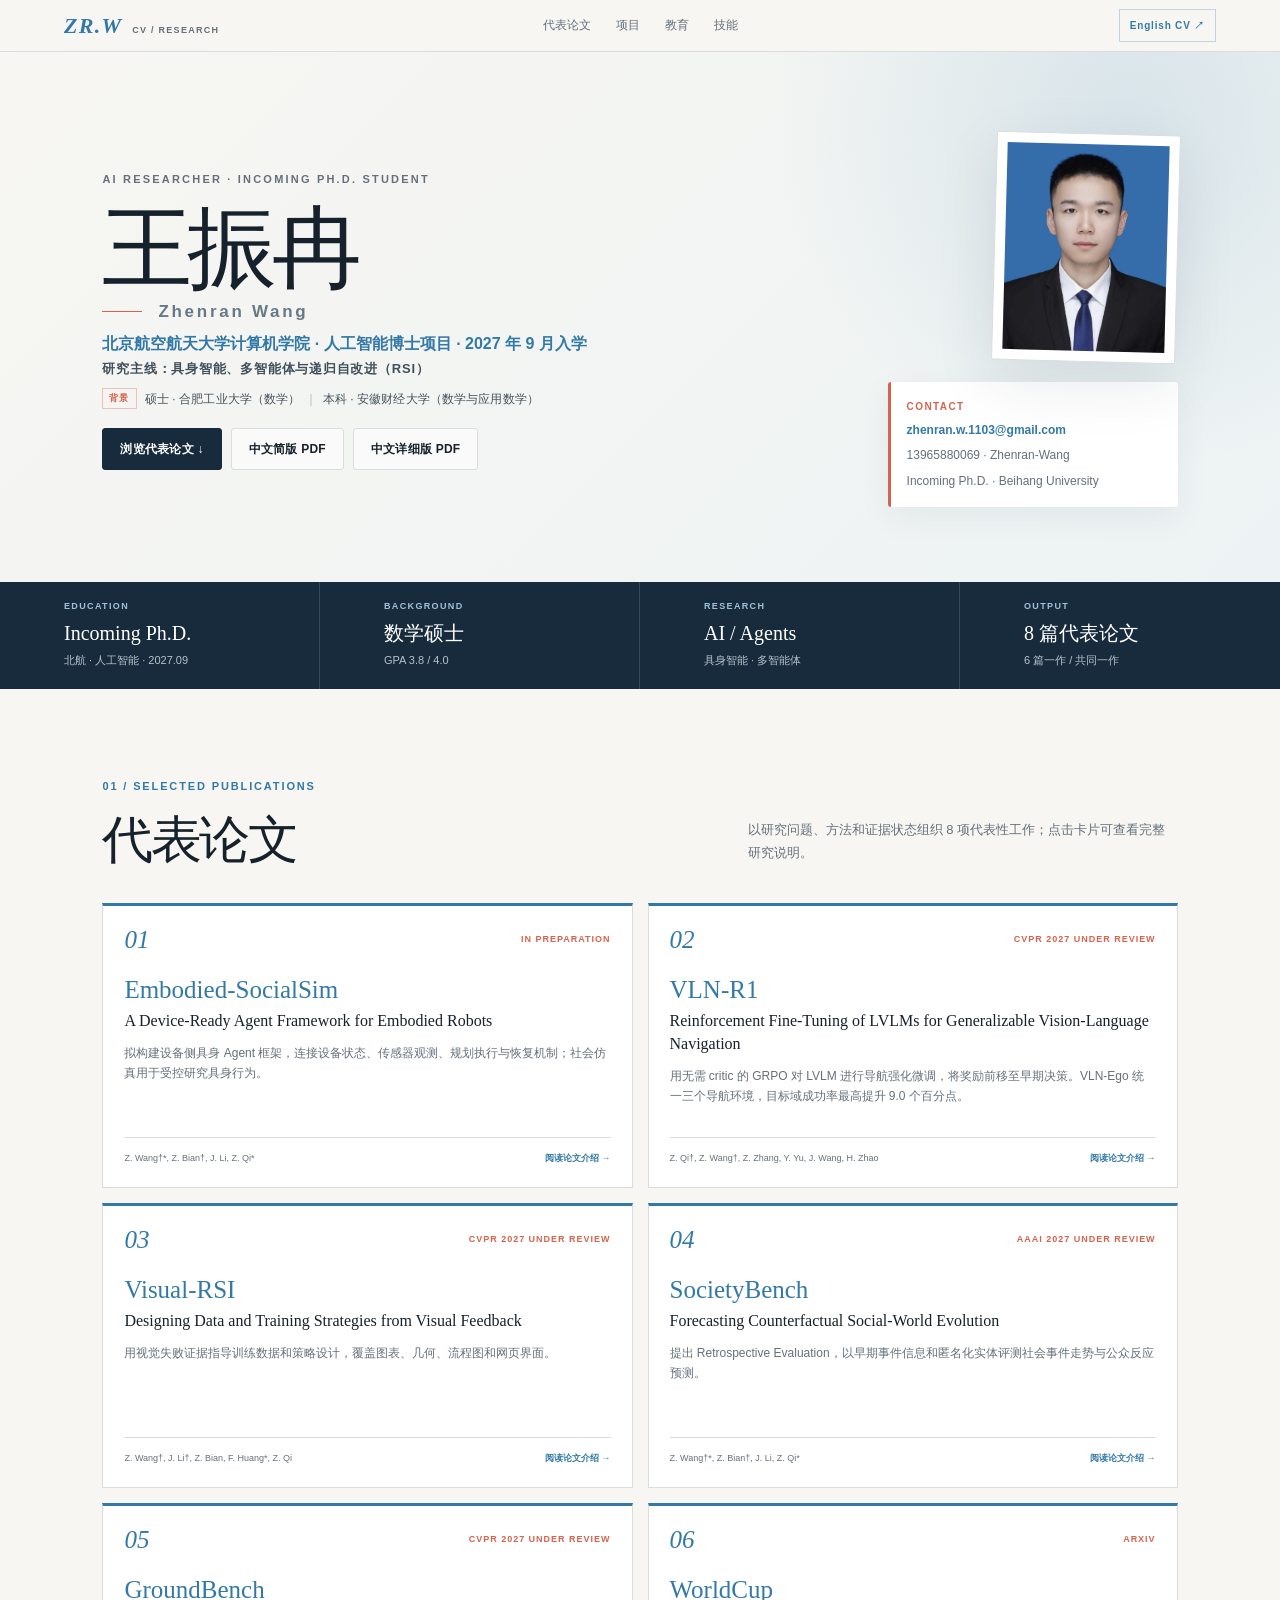
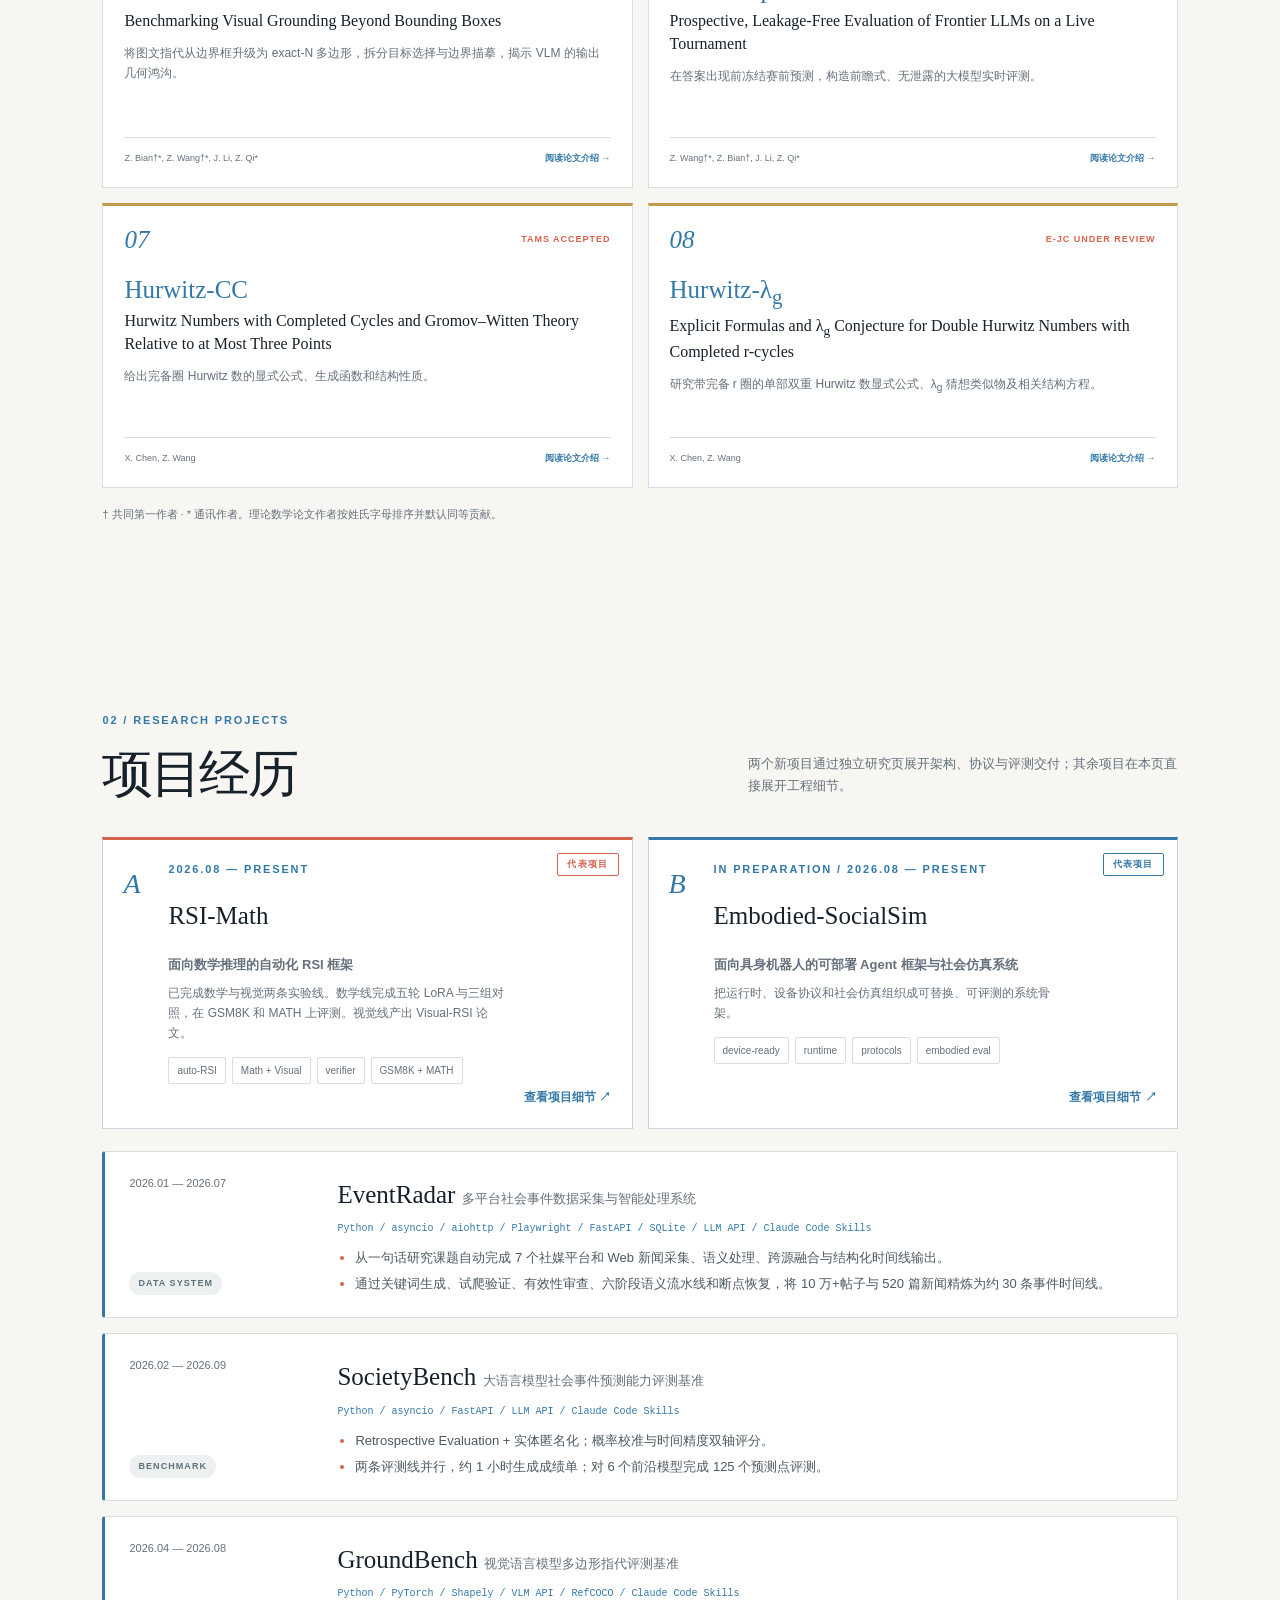
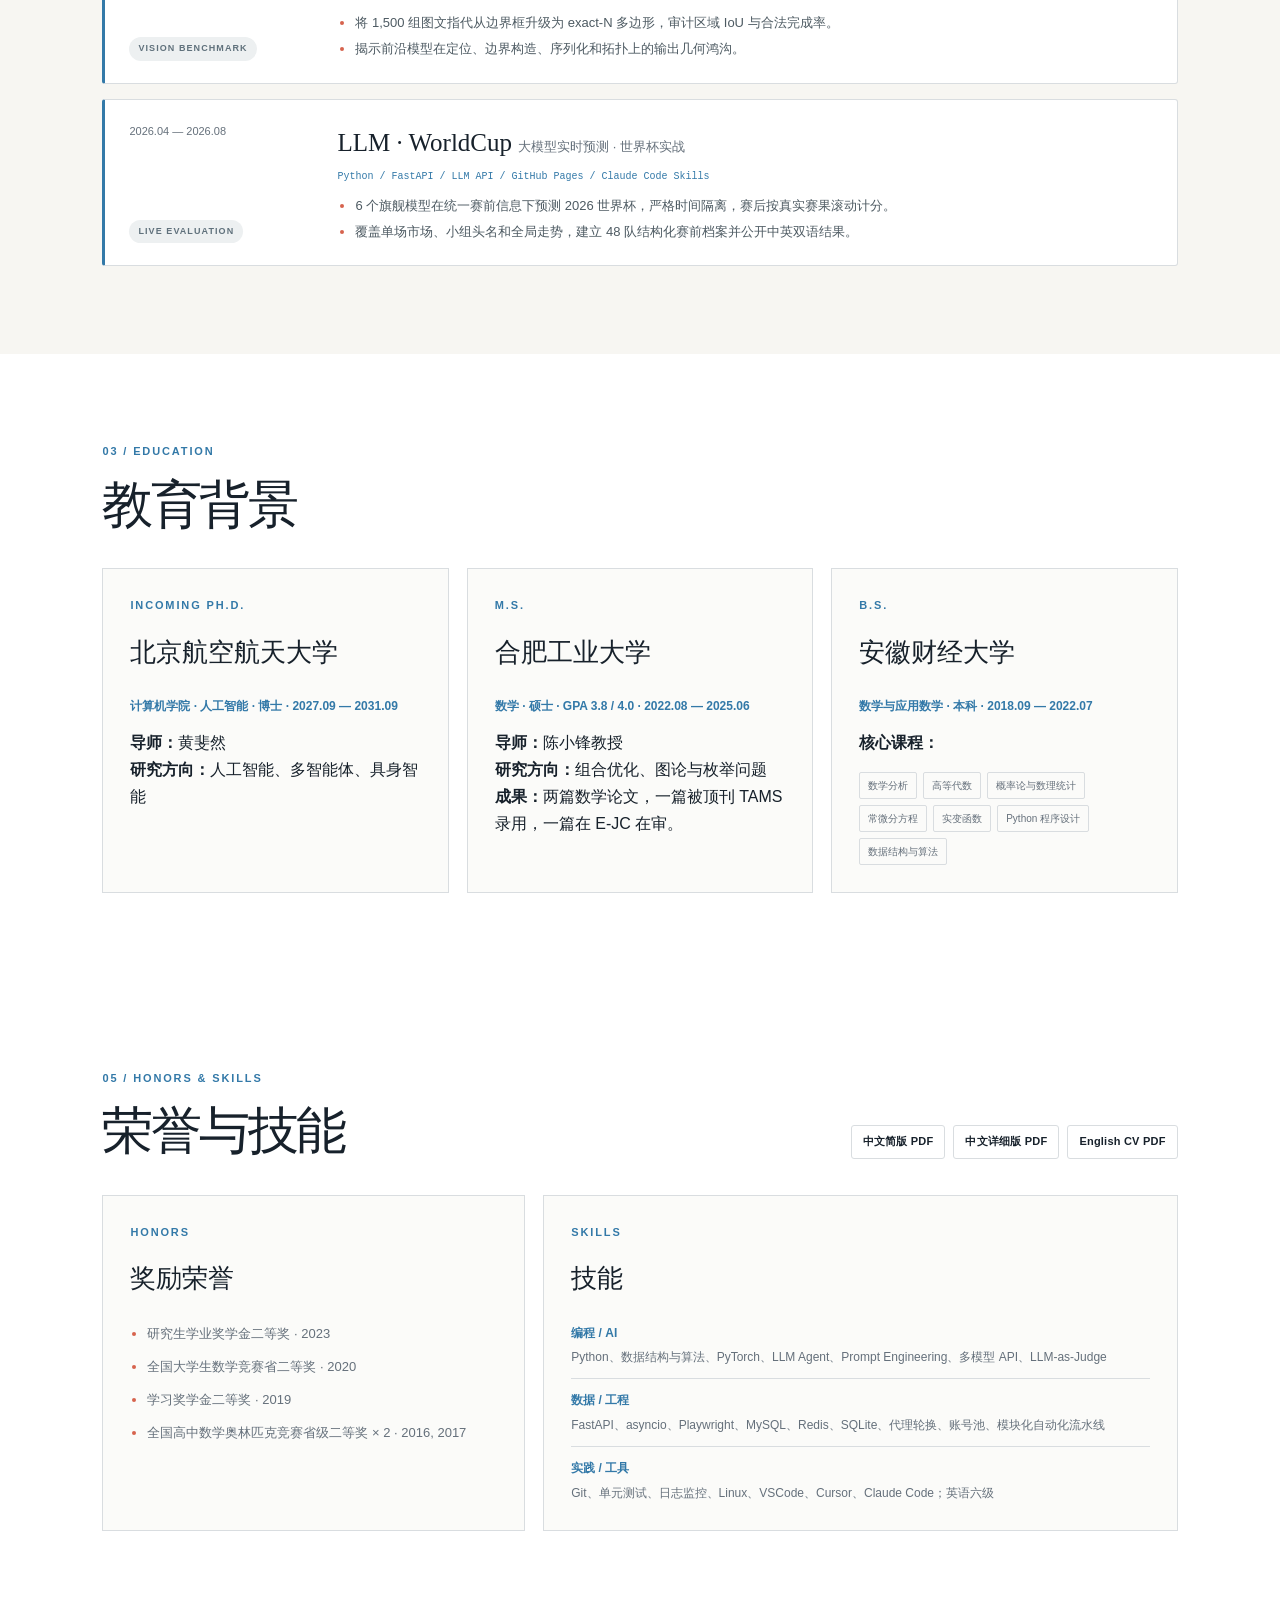
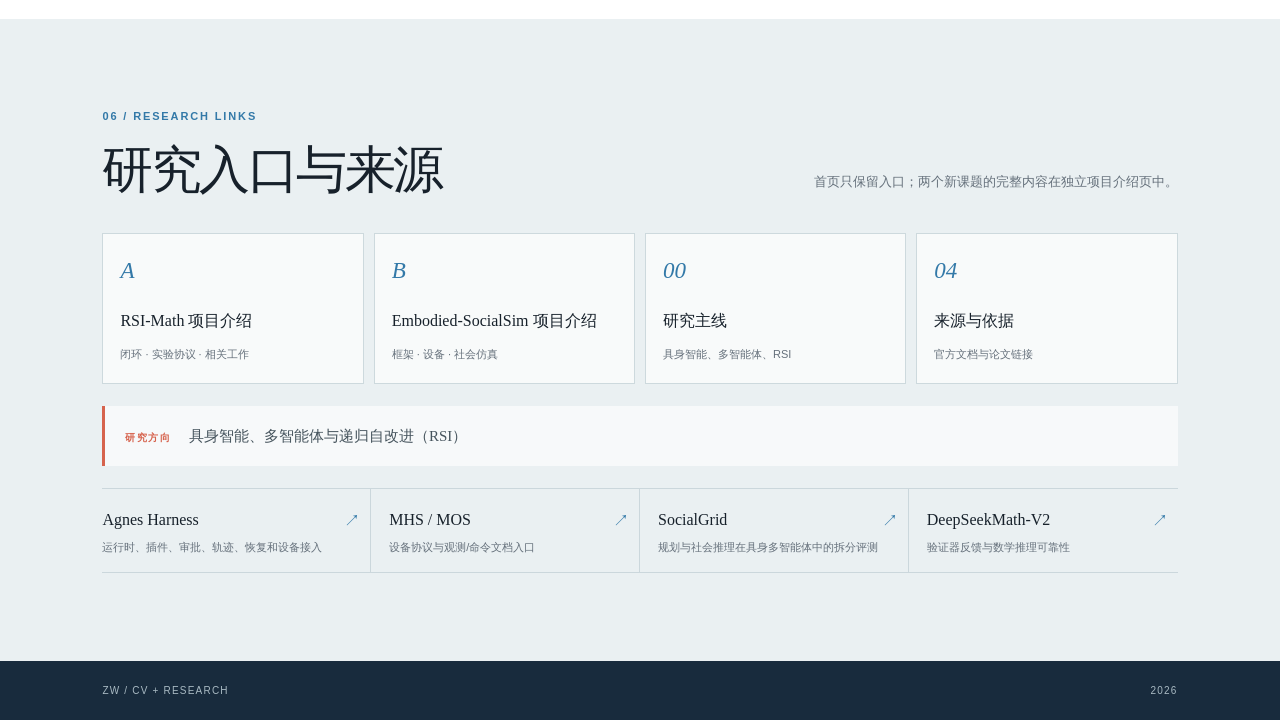
<file: index.html>
<!doctype html>
<html lang="zh-CN">
  <head>
    <meta charset="utf-8" />
    <meta name="viewport" content="width=device-width, initial-scale=1" />
    <meta name="description" content="Zhenran Wang · Incoming Ph.D. in AI at Beihang University · embodied intelligence, multi-agent systems, and recursive self-improvement (RSI)." />
    <meta property="og:title" content="Zhenran Wang · CV &amp; Research" />
    <meta property="og:description" content="Research in embodied intelligence, multi-agent systems, and recursive self-improvement (RSI)." />
    <meta property="og:type" content="website" />
    <meta property="og:url" content="https://co-minder.github.io/Zhenran.Wang-CV/" />
    <link rel="canonical" href="https://co-minder.github.io/Zhenran.Wang-CV/" />
    <link rel="icon" href="assets/favicon.svg" type="image/svg+xml" />
    <title>Zhenran Wang · Incoming Ph.D. in AI</title>
    <link rel="stylesheet" href="styles.css?v=20261121a" />
  </head>
  <body class="homepage-new">
    <a class="skip-link" href="#main-content">跳到正文</a>
    <div class="page-shell">
      <header class="topbar">
        <a class="brand" href="#top"><span>ZR.W</span><small>CV / RESEARCH</small></a>
        <nav class="topnav" aria-label="页面导航">
          <a href="#publications">代表论文</a>
          <a href="#projects">项目</a>
          <a href="#education">教育</a>
          <a href="#skills">技能</a>
        </nav>
        <a class="top-link" href="assets/cv/resume_en.pdf" download>English CV ↗</a>
      </header>

      <main id="main-content">
        <section class="profile-hero" id="top">
          <div class="profile-hero-copy">
            <p class="eyebrow">AI RESEARCHER · INCOMING PH.D. STUDENT</p>
            <h1>王振冉<small>Zhenran Wang</small></h1>
            <p class="profile-role">北京航空航天大学计算机学院 · 人工智能博士项目 · 2027 年 9 月入学</p>
            <p class="profile-interests">研究主线：具身智能、多智能体与递归自改进（RSI）</p>
            <p class="profile-education"><b>背景</b><span>硕士 · 合肥工业大学（数学）</span><span>本科 · 安徽财经大学（数学与应用数学）</span></p>
            <div class="profile-actions">
              <a class="button button-primary" href="#publications">浏览代表论文 ↓</a>
              <a class="button button-ghost" href="assets/cv/resume.pdf" download>中文简版 PDF</a>
              <a class="button button-ghost" href="assets/cv/resume_detailed.pdf" download>中文详细版 PDF</a>
            </div>
          </div>
          <div class="profile-hero-side">
            <div class="portrait-wrap"><img src="assets/images/profile.jpg" alt="王振冉证件照" /></div>
            <div class="profile-contact">
              <span class="card-label">CONTACT</span>
              <a href="mailto:zhenran.w.1103@gmail.com">zhenran.w.1103@gmail.com</a>
              <span>13965880069 · Zhenran-Wang</span>
              <span>Incoming Ph.D. · Beihang University</span>
            </div>
          </div>
        </section>

        <section class="profile-facts" aria-label="个人概览">
          <div><span>EDUCATION</span><strong>Incoming Ph.D.</strong><small>北航 · 人工智能 · 2027.09</small></div>
          <div><span>BACKGROUND</span><strong>数学硕士</strong><small>GPA 3.8 / 4.0</small></div>
          <div><span>RESEARCH</span><strong>AI / Agents</strong><small>具身智能 · 多智能体</small></div>
          <div><span>OUTPUT</span><strong>8 篇代表论文</strong><small>6 篇一作 / 共同一作</small></div>
        </section>

        <section class="section homepage-publications" id="publications">
          <div class="section-heading homepage-section-heading">
            <div><p class="eyebrow">01 / SELECTED PUBLICATIONS</p><h2>代表论文</h2></div>
            <p class="section-intro">以研究问题、方法和证据状态组织 8 项代表性工作；点击卡片可查看完整研究说明。</p>
          </div>
          <div class="paper-card-grid">
            <a class="paper-card" href="papers/embodied-socialsim.html">
              <div class="paper-card-top"><span>01</span><b>IN PREPARATION</b></div>
              <h3>Embodied-SocialSim</h3>
              <h4>A Device-Ready Agent Framework for Embodied Robots</h4>
              <p>拟构建设备侧具身 Agent 框架，连接设备状态、传感器观测、规划执行与恢复机制；社会仿真用于受控研究具身行为。</p>
              <div class="paper-card-foot"><span>Z. Wang†*, Z. Bian†, J. Li, Z. Qi*</span><i>阅读论文介绍 →</i></div>
            </a>
            <a class="paper-card" href="papers/vln-r1.html">
              <div class="paper-card-top"><span>02</span><b>CVPR 2027 UNDER REVIEW</b></div>
              <h3>VLN-R1</h3>
              <h4>Reinforcement Fine-Tuning of LVLMs for Generalizable Vision-Language Navigation</h4>
              <p>用无需 critic 的 GRPO 对 LVLM 进行导航强化微调，将奖励前移至早期决策。VLN-Ego 统一三个导航环境，目标域成功率最高提升 9.0 个百分点。</p>
              <div class="paper-card-foot"><span>Z. Qi†, Z. Wang†, Z. Zhang, Y. Yu, J. Wang, H. Zhao</span><i>阅读论文介绍 →</i></div>
            </a>
            <a class="paper-card" href="papers/visual-rsi.html">
              <div class="paper-card-top"><span>03</span><b>CVPR 2027 UNDER REVIEW</b></div>
              <h3>Visual-RSI</h3>
              <h4>Designing Data and Training Strategies from Visual Feedback</h4>
              <p>用视觉失败证据指导训练数据和策略设计，覆盖图表、几何、流程图和网页界面。</p>
              <div class="paper-card-foot"><span>Z. Wang†, J. Li†, Z. Bian, F. Huang*, Z. Qi</span><i>阅读论文介绍 →</i></div>
            </a>
            <a class="paper-card" href="papers/societybench.html">
              <div class="paper-card-top"><span>04</span><b>AAAI 2027 UNDER REVIEW</b></div>
              <h3>SocietyBench</h3>
              <h4>Forecasting Counterfactual Social-World Evolution</h4>
              <p>提出 Retrospective Evaluation，以早期事件信息和匿名化实体评测社会事件走势与公众反应预测。</p>
              <div class="paper-card-foot"><span>Z. Wang†*, Z. Bian†, J. Li, Z. Qi*</span><i>阅读论文介绍 →</i></div>
            </a>
            <a class="paper-card" href="papers/groundbench.html">
              <div class="paper-card-top"><span>05</span><b>CVPR 2027 UNDER REVIEW</b></div>
              <h3>GroundBench</h3>
              <h4>Benchmarking Visual Grounding Beyond Bounding Boxes</h4>
              <p>将图文指代从边界框升级为 exact-N 多边形，拆分目标选择与边界描摹，揭示 VLM 的输出几何鸿沟。</p>
              <div class="paper-card-foot"><span>Z. Bian†*, Z. Wang†*, J. Li, Z. Qi*</span><i>阅读论文介绍 →</i></div>
            </a>
            <a class="paper-card" href="papers/worldcup.html">
              <div class="paper-card-top"><span>06</span><b>ARXIV</b></div>
              <h3>WorldCup</h3>
              <h4>Prospective, Leakage-Free Evaluation of Frontier LLMs on a Live Tournament</h4>
              <p>在答案出现前冻结赛前预测，构造前瞻式、无泄露的大模型实时评测。</p>
              <div class="paper-card-foot"><span>Z. Wang†*, Z. Bian†, J. Li, Z. Qi*</span><i>阅读论文介绍 →</i></div>
            </a>
            <a class="paper-card math-paper" href="papers/hurwitz-cc.html">
              <div class="paper-card-top"><span>07</span><b>TAMS ACCEPTED</b></div>
              <h3>Hurwitz-CC</h3>
              <h4>Hurwitz Numbers with Completed Cycles and Gromov–Witten Theory Relative to at Most Three Points</h4>
              <p>给出完备圈 Hurwitz 数的显式公式、生成函数和结构性质。</p>
              <div class="paper-card-foot"><span>X. Chen, Z. Wang</span><i>阅读论文介绍 →</i></div>
            </a>
            <a class="paper-card math-paper" href="papers/hurwitz-lambda.html">
              <div class="paper-card-top"><span>08</span><b>E-JC UNDER REVIEW</b></div>
              <h3>Hurwitz-λ<sub>g</sub></h3>
              <h4>Explicit Formulas and λ<sub>g</sub> Conjecture for Double Hurwitz Numbers with Completed r-cycles</h4>
              <p>研究带完备 r 圈的单部双重 Hurwitz 数显式公式、λ<sub>g</sub> 猜想类似物及相关结构方程。</p>
              <div class="paper-card-foot"><span>X. Chen, Z. Wang</span><i>阅读论文介绍 →</i></div>
            </a>
          </div>
          <p class="publication-note">† 共同第一作者 · * 通讯作者。理论数学论文作者按姓氏字母排序并默认同等贡献。</p>
        </section>

        <section class="section project-section" id="projects">
          <div class="section-heading homepage-section-heading">
            <div><p class="eyebrow">02 / RESEARCH PROJECTS</p><h2>项目经历</h2></div>
            <p class="section-intro">两个新项目通过独立研究页展开架构、协议与评测交付；其余项目在本页直接展开工程细节。</p>
          </div>
          <div class="project-entry-grid">
            <a class="project-entry project-entry-featured project-entry-coral" href="rsi-math.html"><span class="project-entry-badge">代表项目</span><span class="project-entry-number">A</span><div><p class="mini-kicker">2026.08 — PRESENT</p><h3>RSI-Math</h3><h4>面向数学推理的自动化 RSI 框架</h4><p>已完成数学与视觉两条实验线。数学线完成五轮 LoRA 与三组对照，在 GSM8K 和 MATH 上评测。视觉线产出 Visual-RSI 论文。</p><div class="tag-row"><span>auto-RSI</span><span>Math + Visual</span><span>verifier</span><span>GSM8K + MATH</span></div></div><i>查看项目细节 ↗</i></a>
            <a class="project-entry project-entry-featured project-entry-blue" href="embodied-socialsim.html"><span class="project-entry-badge">代表项目</span><span class="project-entry-number">B</span><div><p class="mini-kicker">IN PREPARATION / 2026.08 — PRESENT</p><h3>Embodied-SocialSim</h3><h4>面向具身机器人的可部署 Agent 框架与社会仿真系统</h4><p>把运行时、设备协议和社会仿真组织成可替换、可评测的系统骨架。</p><div class="tag-row"><span>device-ready</span><span>runtime</span><span>protocols</span><span>embodied eval</span></div></div><i>查看项目细节 ↗</i></a>
          </div>
          <div class="project-list homepage-project-list">
            <article class="project-row"><div class="project-meta"><span>2026.01 — 2026.07</span><span class="pill neutral">DATA SYSTEM</span></div><div><h3>EventRadar <small>多平台社会事件数据采集与智能处理系统</small></h3><p class="stack">Python / asyncio / aiohttp / Playwright / FastAPI / SQLite / LLM API / Claude Code Skills</p><ul><li>从一句话研究课题自动完成 7 个社媒平台和 Web 新闻采集、语义处理、跨源融合与结构化时间线输出。</li><li>通过关键词生成、试爬验证、有效性审查、六阶段语义流水线和断点恢复，将 10 万+帖子与 520 篇新闻精炼为约 30 条事件时间线。</li></ul></div></article>
            <article class="project-row"><div class="project-meta"><span>2026.02 — 2026.09</span><span class="pill neutral">BENCHMARK</span></div><div><h3>SocietyBench <small>大语言模型社会事件预测能力评测基准</small></h3><p class="stack">Python / asyncio / FastAPI / LLM API / Claude Code Skills</p><ul><li>Retrospective Evaluation + 实体匿名化；概率校准与时间精度双轴评分。</li><li>两条评测线并行，约 1 小时生成成绩单；对 6 个前沿模型完成 125 个预测点评测。</li></ul></div></article>
            <article class="project-row"><div class="project-meta"><span>2026.04 — 2026.08</span><span class="pill neutral">VISION BENCHMARK</span></div><div><h3>GroundBench <small>视觉语言模型多边形指代评测基准</small></h3><p class="stack">Python / PyTorch / Shapely / VLM API / RefCOCO / Claude Code Skills</p><ul><li>将 1,500 组图文指代从边界框升级为 exact-N 多边形，审计区域 IoU 与合法完成率。</li><li>揭示前沿模型在定位、边界构造、序列化和拓扑上的输出几何鸿沟。</li></ul></div></article>
            <article class="project-row"><div class="project-meta"><span>2026.04 — 2026.08</span><span class="pill neutral">LIVE EVALUATION</span></div><div><h3>LLM · WorldCup <small>大模型实时预测 · 世界杯实战</small></h3><p class="stack">Python / FastAPI / LLM API / GitHub Pages / Claude Code Skills</p><ul><li>6 个旗舰模型在统一赛前信息下预测 2026 世界杯，严格时间隔离，赛后按真实赛果滚动计分。</li><li>覆盖单场市场、小组头名和全局走势，建立 48 队结构化赛前档案并公开中英双语结果。</li></ul></div></article>
          </div>
        </section>

        <section class="section light-section" id="education">
          <div class="section-heading homepage-section-heading"><div><p class="eyebrow">03 / EDUCATION</p><h2>教育背景</h2></div></div>
          <div class="education-grid">
            <article class="resume-block"><p class="mini-kicker">INCOMING PH.D.</p><h3>北京航空航天大学</h3><p class="degree-line">计算机学院 · 人工智能 · 博士 · 2027.09 — 2031.09</p><p><b>导师：</b>黄斐然<br /><b>研究方向：</b>人工智能、多智能体、具身智能</p></article>
            <article class="resume-block"><p class="mini-kicker">M.S.</p><h3>合肥工业大学</h3><p class="degree-line">数学 · 硕士 · GPA 3.8 / 4.0 · 2022.08 — 2025.06</p><p><b>导师：</b>陈小锋教授<br /><b>研究方向：</b>组合优化、图论与枚举问题<br /><b>成果：</b>两篇数学论文，一篇被顶刊 TAMS 录用，一篇在 E-JC 在审。</p></article>
            <article class="resume-block"><p class="mini-kicker">B.S.</p><h3>安徽财经大学</h3><p class="degree-line">数学与应用数学 · 本科 · 2018.09 — 2022.07</p><p><b>核心课程：</b></p><div class="tag-row course-tags"><span>数学分析</span><span>高等代数</span><span>概率论与数理统计</span><span>常微分方程</span><span>实变函数</span><span>Python 程序设计</span><span>数据结构与算法</span></div></article>
          </div>
        </section>

        <section class="section" id="experience" hidden>
          <div class="section-heading homepage-section-heading"><div><p class="eyebrow">04 / EXPERIENCE</p><h2>工作经历</h2></div><p class="section-intro">两段工业界经历分别聚焦大模型工程化、业务数据系统与自动驾驶感知数据。</p></div>
          <div class="work-grid">
            <article class="resume-block"><p class="mini-kicker">JAC MOTORS · 2025.07 — 2026.04</p><h3>数据开发工程师</h3><p class="work-lead">围绕大模型 Agent 的工程化落地：把客诉处理、数据管线和质量评测做成可运行、可迭代的服务。</p><ul class="work-bullets"><li><b>智能工单与客诉分析：</b>大模型 API + FastAPI + Redis；效率提升约 60%，派单准确率 91%。</li><li><b>数据 ETL：</b>Hive + Doris 日均处理数万条数据；MySQL + Redis 支撑高并发读写。</li><li><b>Agent 质量评测：</b>Prompt + Few-shot 优化，分类准确率 76% → 93%，召回率 68% → 89%。</li></ul></article>
            <article class="resume-block"><p class="mini-kicker">BYD · 2023.05 — 2023.09</p><h3>数据算法实习生</h3><p class="work-lead">自动驾驶纯视觉 BEV 3D 检测的数据方向：把原始采集数据变成可训练、可验证的高质量训练集。</p><ul class="work-bullets"><li><b>数据质检：</b>多相机对齐、脏数据过滤、3D→2D 可视化、BEV 空间校验，累计质检约 8 万帧。</li><li><b>数据增强：</b>GT-paste、BEVMix、GridMask 等；nuScenes 验证集 mAP +5.2、NDS +4.1。</li><li><b>数据流水线：</b>protobuf → nuScenes 的解析、清洗、标定、ego-pose 对齐和格式转换，效率提升约 3 倍。</li></ul></article>
          </div>
        </section>

        <section class="section light-section" id="skills">
          <div class="section-heading homepage-section-heading"><div><p class="eyebrow">05 / HONORS &amp; SKILLS</p><h2>荣誉与技能</h2></div><div class="download-group"><a class="button button-small" href="assets/cv/resume.pdf" download>中文简版 PDF</a><a class="button button-small" href="assets/cv/resume_detailed.pdf" download>中文详细版 PDF</a><a class="button button-small" href="assets/cv/resume_en.pdf" download>English CV PDF</a></div></div>
          <div class="skill-columns"><article class="resume-block"><p class="mini-kicker">HONORS</p><h3>奖励荣誉</h3><ul class="plain-list"><li>研究生学业奖学金二等奖 · 2023</li><li>全国大学生数学竞赛省二等奖 · 2020</li><li>学习奖学金二等奖 · 2019</li><li>全国高中数学奥林匹克竞赛省级二等奖 × 2 · 2016, 2017</li></ul></article><article class="resume-block"><p class="mini-kicker">SKILLS</p><h3>技能</h3><div class="skill-group"><strong>编程 / AI</strong><p>Python、数据结构与算法、PyTorch、LLM Agent、Prompt Engineering、多模型 API、LLM-as-Judge</p></div><div class="skill-group"><strong>数据 / 工程</strong><p>FastAPI、asyncio、Playwright、MySQL、Redis、SQLite、代理轮换、账号池、模块化自动化流水线</p></div><div class="skill-group"><strong>实践 / 工具</strong><p>Git、单元测试、日志监控、Linux、VSCode、Cursor、Claude Code；英语六级</p></div></article></div>
        </section>

        <section class="section source-section" id="sources">
          <div class="section-heading homepage-section-heading"><div><p class="eyebrow">06 / RESEARCH LINKS</p><h2>研究入口与来源</h2></div><p class="section-intro">首页只保留入口；两个新课题的完整内容在独立项目介绍页中。</p></div>
          <div class="material-grid"><a class="material-card" href="rsi-math.html"><span>A</span><strong>RSI-Math 项目介绍</strong><small>闭环 · 实验协议 · 相关工作</small></a><a class="material-card" href="embodied-socialsim.html"><span>B</span><strong>Embodied-SocialSim 项目介绍</strong><small>框架 · 设备 · 社会仿真</small></a><a class="material-card" href="#research-note"><span>00</span><strong>研究主线</strong><small>具身智能、多智能体、RSI</small></a><a class="material-card" href="#source-list"><span>04</span><strong>来源与依据</strong><small>官方文档与论文链接</small></a></div>
          <div id="research-note" class="research-note"><b>研究方向</b><span>具身智能、多智能体与递归自改进（RSI）</span></div>
          <div id="source-list" class="source-list"><a href="https://github.com/AgnesAI-Labs/agnes-harness" target="_blank" rel="noreferrer"><b>Agnes Harness</b><span>运行时、插件、审批、轨迹、恢复和设备接入</span><i>↗</i></a><a href="https://github.com/AgnesAI-Labs/agnes-harness/tree/main/docs" target="_blank" rel="noreferrer"><b>MHS / MOS</b><span>设备协议与观测/命令文档入口</span><i>↗</i></a><a href="https://arxiv.org/abs/2604.16022" target="_blank" rel="noreferrer"><b>SocialGrid</b><span>规划与社会推理在具身多智能体中的拆分评测</span><i>↗</i></a><a href="https://arxiv.org/abs/2511.22570" target="_blank" rel="noreferrer"><b>DeepSeekMath-V2</b><span>验证器反馈与数学推理可靠性</span><i>↗</i></a></div>
        </section>
      </main>

      <footer class="footer"><span>ZW / CV + RESEARCH</span><span>2026</span></footer>
    </div>
    <script src="app.js?v=20261101a"></script>
  </body>
</html>
</file>
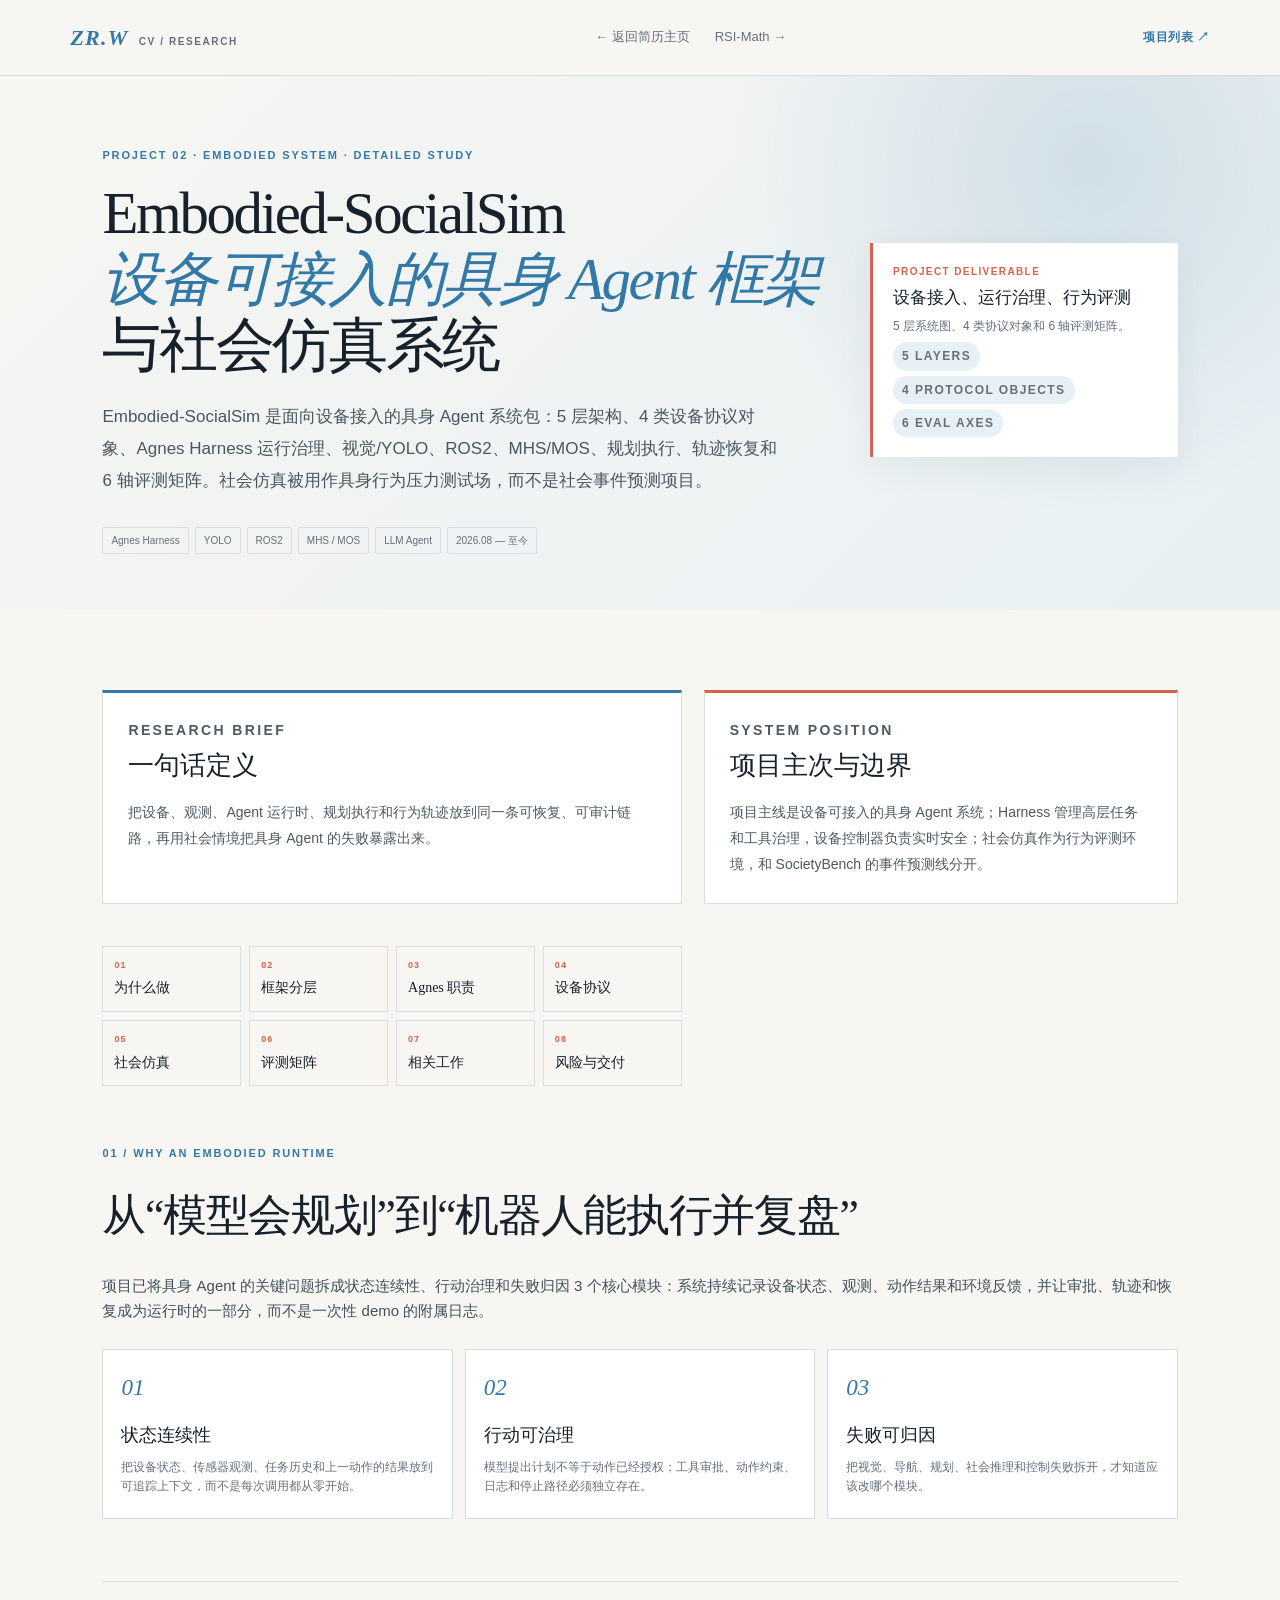
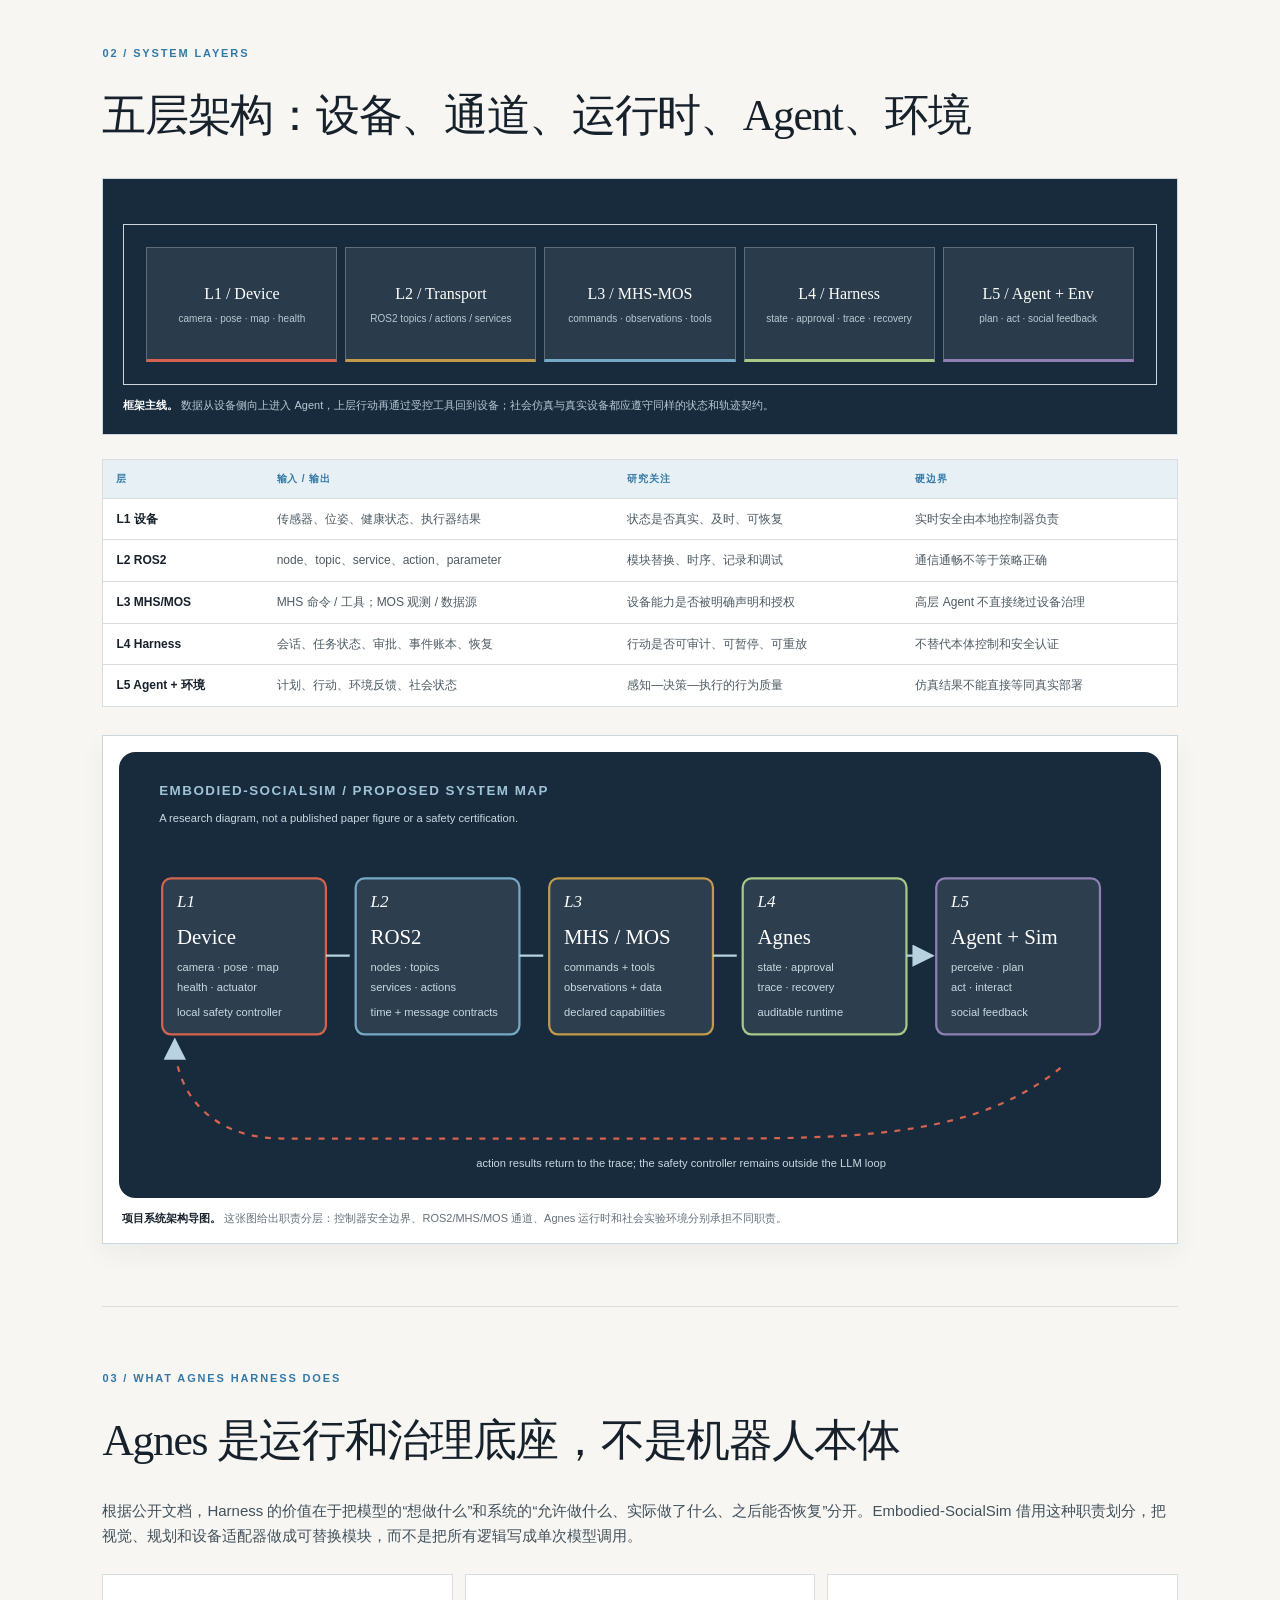
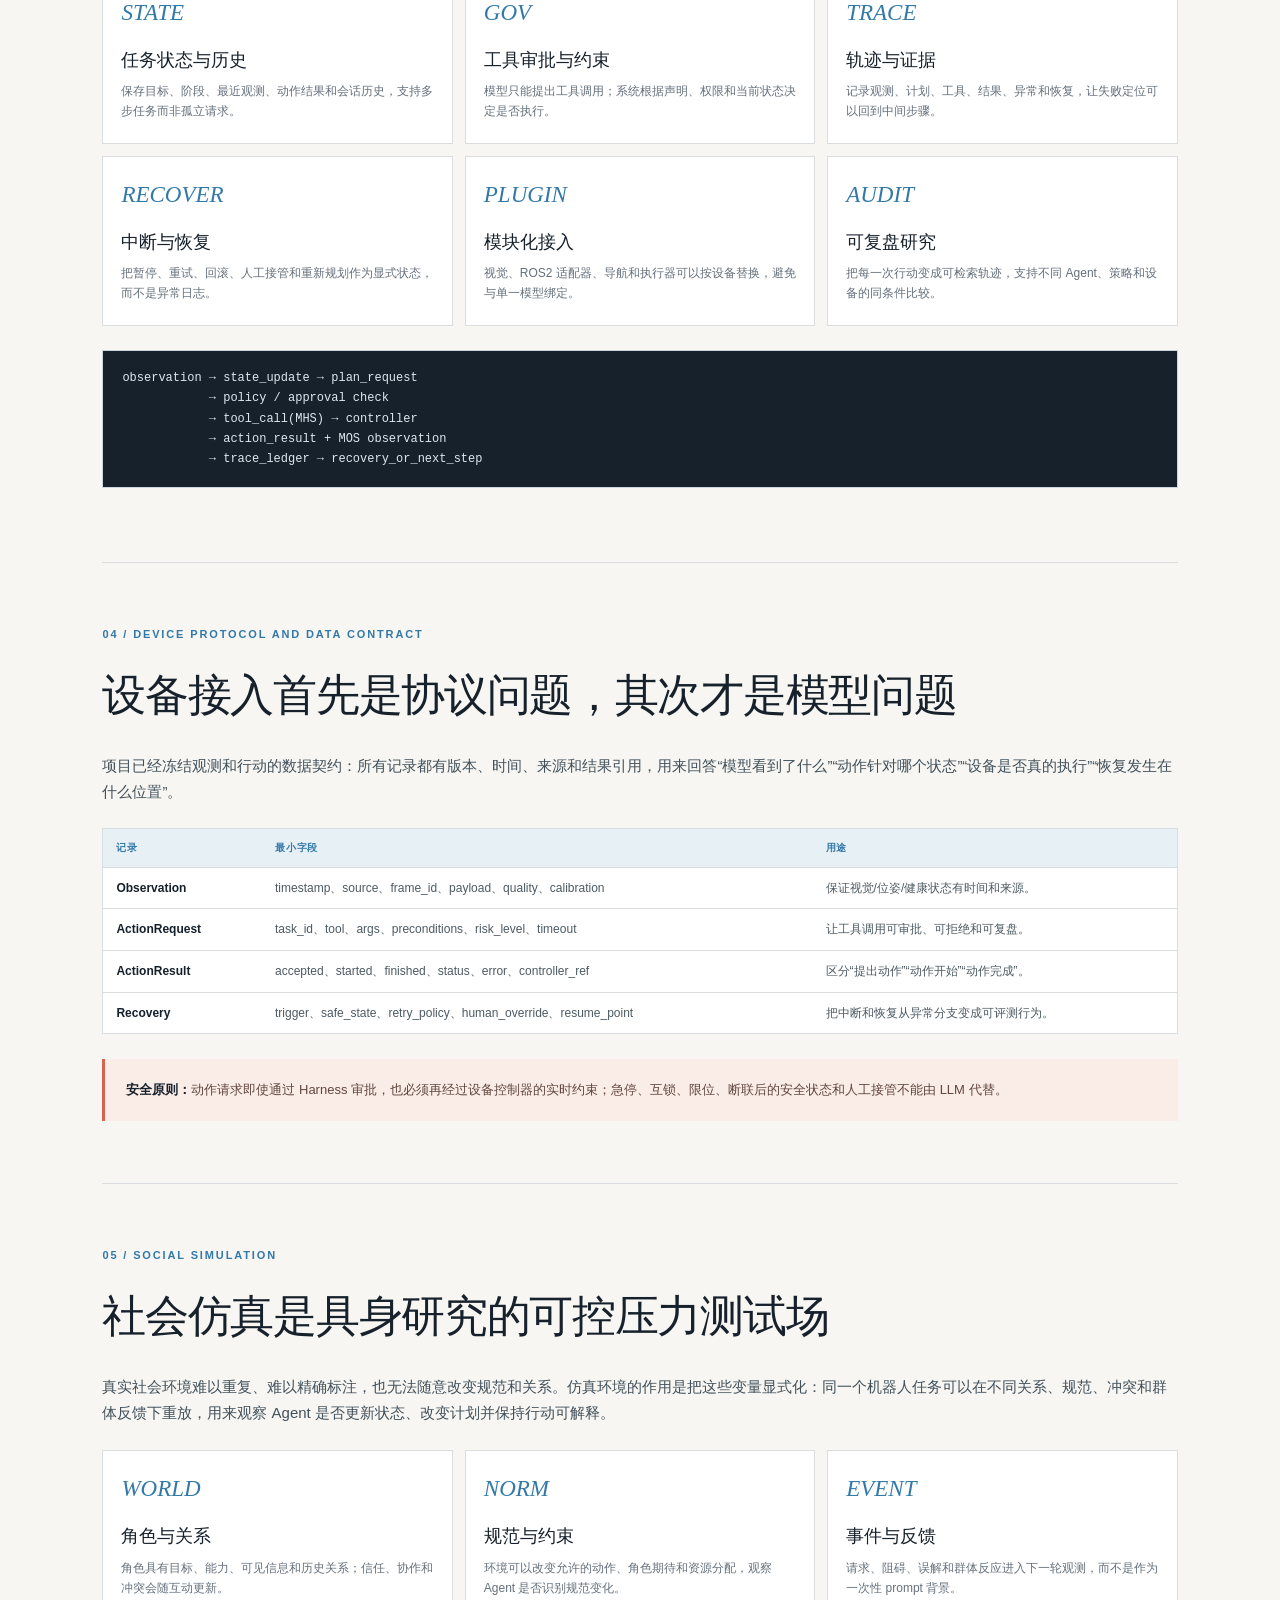
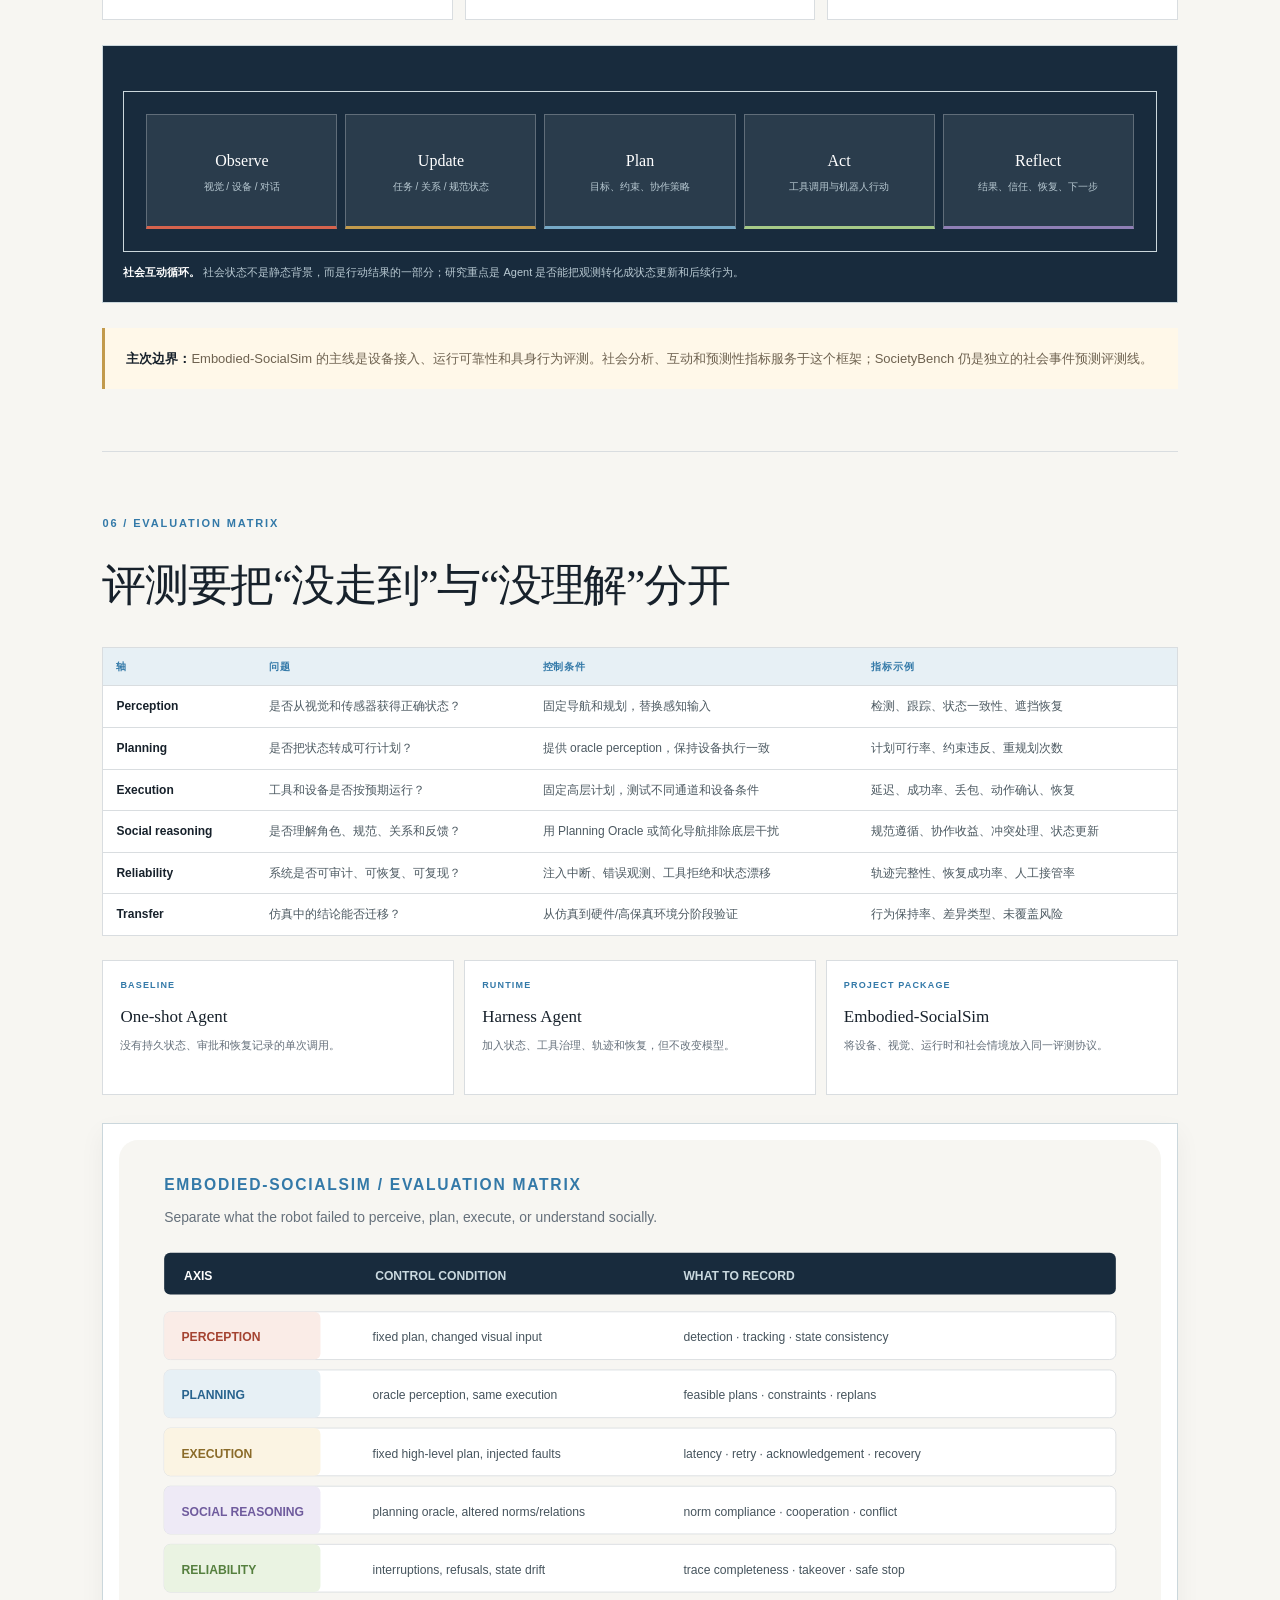
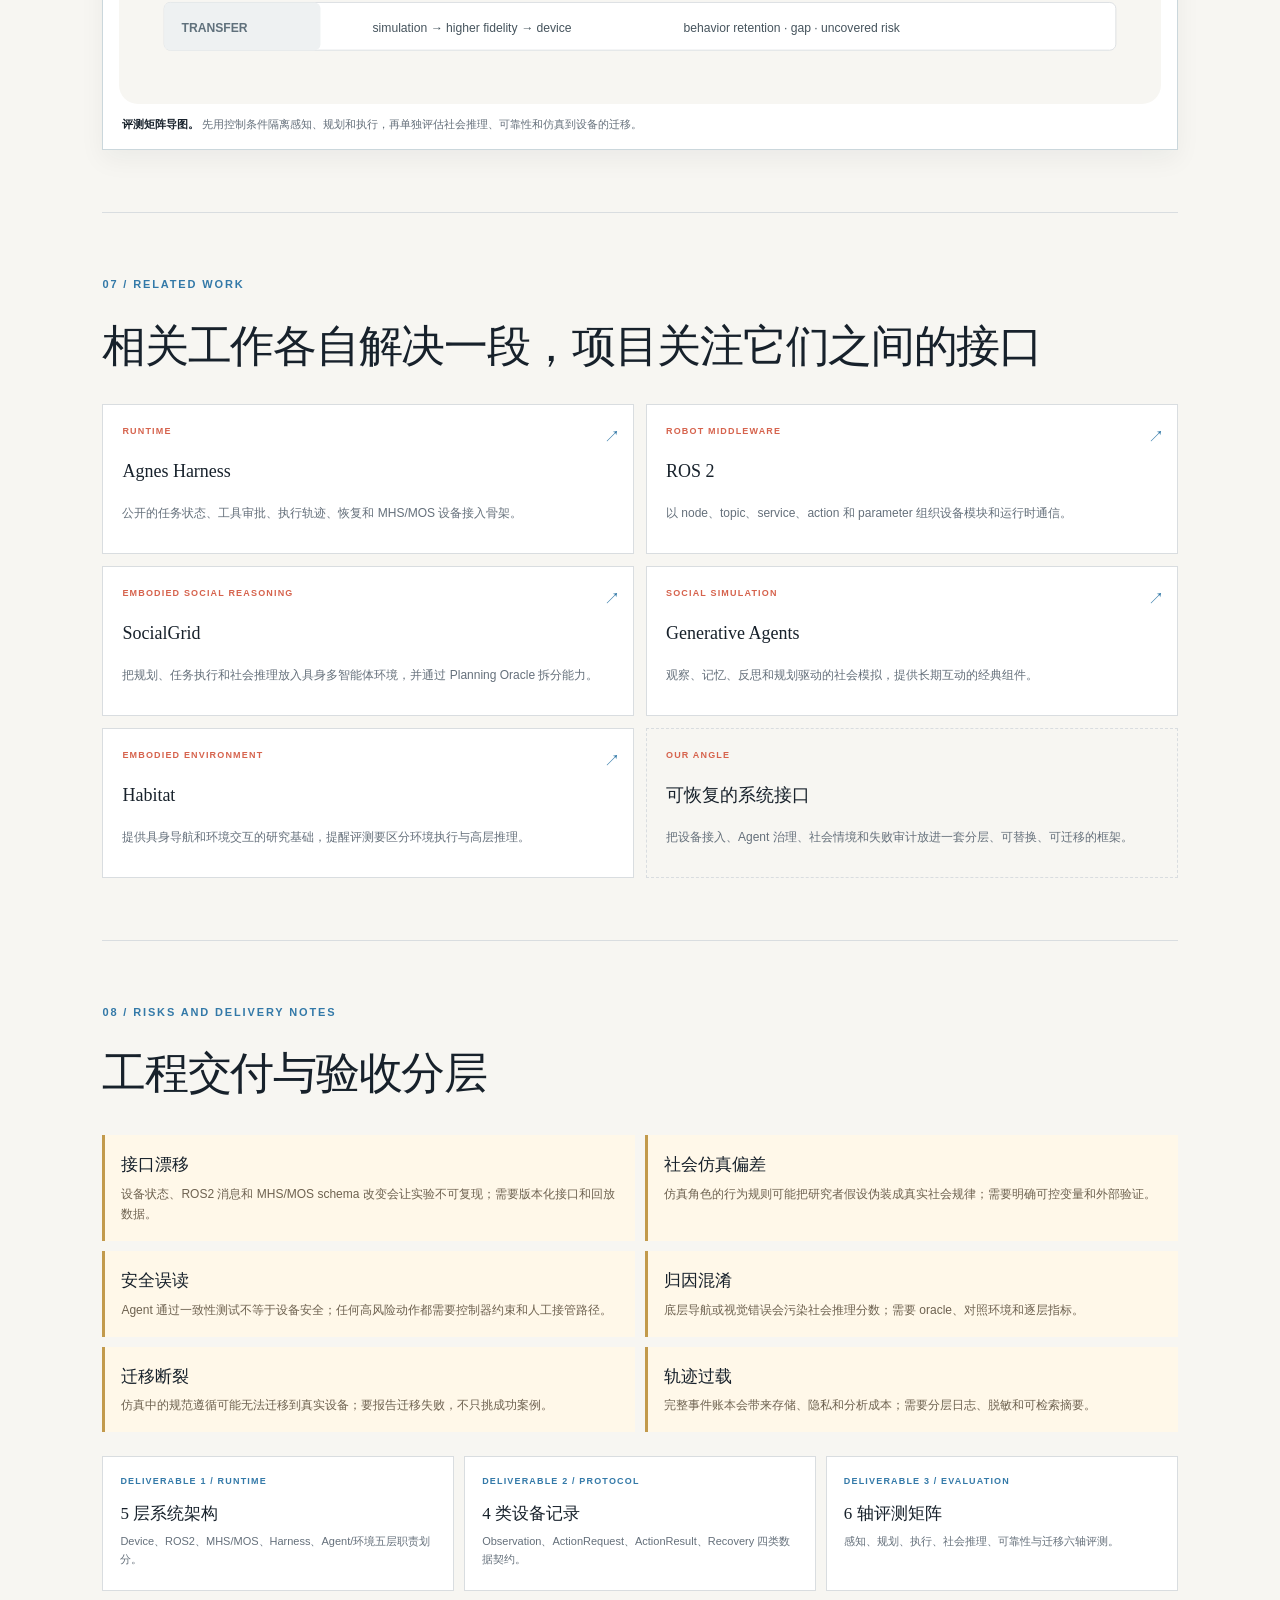
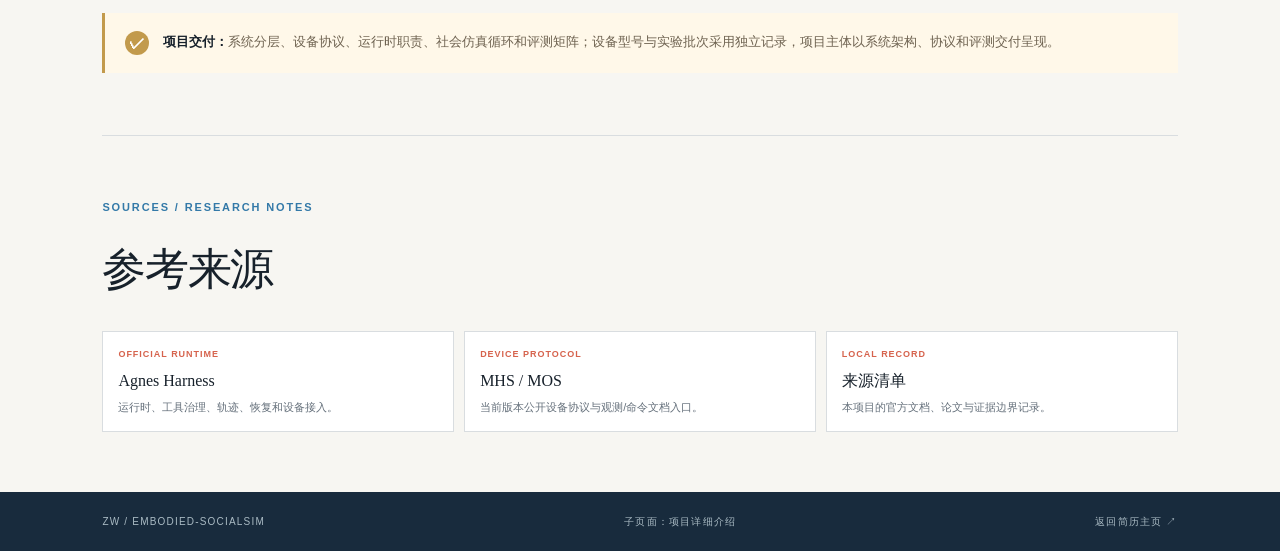
<file: embodied-socialsim.html>
<!doctype html>
<html lang="zh-CN">
  <head>
    <meta charset="utf-8" />
    <meta name="viewport" content="width=device-width, initial-scale=1" />
    <meta name="description" content="Embodied-SocialSim 项目介绍：Agnes Harness 驱动的设备可接入具身 Agent 框架与社会仿真系统。" />
    <title>Embodied-SocialSim 项目介绍 · 王振冉</title>
    <link rel="stylesheet" href="styles.css?v=20261031b" />
  </head>
  <body>
    <a class="skip-link" href="#main-content">跳到正文</a>
    <div class="page-shell">
      <header class="research-topbar">
        <a class="brand" href="index.html"><span>ZR.W</span><small>CV / RESEARCH</small></a>
        <nav class="topnav" aria-label="项目导航"><a href="index.html">← 返回简历主页</a><a href="rsi-math.html">RSI-Math →</a></nav>
        <a class="top-link" href="index.html#projects">项目列表 ↗</a>
      </header>

      <main id="main-content">
        <section class="research-page-hero embodied-hero">
          <div class="research-page-copy">
            <p class="eyebrow">PROJECT 02 · EMBODIED SYSTEM · DETAILED STUDY</p>
            <h1>Embodied-SocialSim<br /><em>设备可接入的具身 Agent 框架</em><br />与社会仿真系统</h1>
            <p class="hero-lede">Embodied-SocialSim 是面向设备接入的具身 Agent 系统包：5 层架构、4 类设备协议对象、Agnes Harness 运行治理、视觉/YOLO、ROS2、MHS/MOS、规划执行、轨迹恢复和 6 轴评测矩阵。社会仿真被用作具身行为压力测试场，而不是社会事件预测项目。</p>
            <div class="tag-row hero-tags"><span>Agnes Harness</span><span>YOLO</span><span>ROS2</span><span>MHS / MOS</span><span>LLM Agent</span><span>2026.08 — 至今</span></div>
          </div>
          <div class="research-page-aside"><div class="contact-card"><span class="card-label">PROJECT DELIVERABLE</span><strong>设备接入、运行治理、行为评测</strong><span>5 层系统图、4 类协议对象和 6 轴评测矩阵。</span><div class="pill-row"><span class="pill blue">5 LAYERS</span><span class="pill blue">4 PROTOCOL OBJECTS</span><span class="pill blue">6 EVAL AXES</span></div></div></div>
        </section>

        <section class="research-body">
          <div class="research-intro-grid">
            <article class="research-intro-card accent-blue"><p class="mini-kicker">RESEARCH BRIEF</p><h3>一句话定义</h3><p>把设备、观测、Agent 运行时、规划执行和行为轨迹放到同一条可恢复、可审计链路，再用社会情境把具身 Agent 的失败暴露出来。</p></article>
            <article class="research-intro-card accent-coral"><p class="mini-kicker">SYSTEM POSITION</p><h3>项目主次与边界</h3><p>项目主线是设备可接入的具身 Agent 系统；Harness 管理高层任务和工具治理，设备控制器负责实时安全；社会仿真作为行为评测环境，和 SocietyBench 的事件预测线分开。</p></article>
            <nav class="research-toc" aria-label="Embodied-SocialSim 页面目录"><a href="#why"><span>01</span><strong>为什么做</strong></a><a href="#layers"><span>02</span><strong>框架分层</strong></a><a href="#agnes"><span>03</span><strong>Agnes 职责</strong></a><a href="#protocol"><span>04</span><strong>设备协议</strong></a><a href="#social"><span>05</span><strong>社会仿真</strong></a><a href="#evaluation"><span>06</span><strong>评测矩阵</strong></a><a href="#related"><span>07</span><strong>相关工作</strong></a><a href="#roadmap"><span>08</span><strong>风险与交付</strong></a></nav>
          </div>

          <article class="research-section-block" id="why">
            <p class="mini-kicker">01 / WHY AN EMBODIED RUNTIME</p>
            <h2>从“模型会规划”到“机器人能执行并复盘”</h2>
            <p class="research-lead">项目已将具身 Agent 的关键问题拆成状态连续性、行动治理和失败归因 3 个核心模块：系统持续记录设备状态、观测、动作结果和环境反馈，并让审批、轨迹和恢复成为运行时的一部分，而不是一次性 demo 的附属日志。</p>
            <div class="research-card-grid"><article class="research-card"><span>01</span><strong>状态连续性</strong><p>把设备状态、传感器观测、任务历史和上一动作的结果放到可追踪上下文，而不是每次调用都从零开始。</p></article><article class="research-card"><span>02</span><strong>行动可治理</strong><p>模型提出计划不等于动作已经授权；工具审批、动作约束、日志和停止路径必须独立存在。</p></article><article class="research-card"><span>03</span><strong>失败可归因</strong><p>把视觉、导航、规划、社会推理和控制失败拆开，才知道应该改哪个模块。</p></article></div>
          </article>

          <article class="research-section-block" id="layers">
            <p class="mini-kicker">02 / SYSTEM LAYERS</p>
            <h2>五层架构：设备、通道、运行时、Agent、环境</h2>
            <div class="research-figure"><div class="research-architecture"><div class="arch-node"><b>L1 / Device</b><small>camera · pose · map · health</small></div><div class="arch-node"><b>L2 / Transport</b><small>ROS2 topics / actions / services</small></div><div class="arch-node"><b>L3 / MHS-MOS</b><small>commands · observations · tools</small></div><div class="arch-node"><b>L4 / Harness</b><small>state · approval · trace · recovery</small></div><div class="arch-node"><b>L5 / Agent + Env</b><small>plan · act · social feedback</small></div></div><figcaption><b>框架主线。</b> 数据从设备侧向上进入 Agent，上层行动再通过受控工具回到设备；社会仿真与真实设备都应遵守同样的状态和轨迹契约。</figcaption></div>
            <div class="research-table-wrap"><table class="research-table"><thead><tr><th>层</th><th>输入 / 输出</th><th>研究关注</th><th>硬边界</th></tr></thead><tbody><tr><td>L1 设备</td><td>传感器、位姿、健康状态、执行器结果</td><td>状态是否真实、及时、可恢复</td><td>实时安全由本地控制器负责</td></tr><tr><td>L2 ROS2</td><td>node、topic、service、action、parameter</td><td>模块替换、时序、记录和调试</td><td>通信通畅不等于策略正确</td></tr><tr><td>L3 MHS/MOS</td><td>MHS 命令 / 工具；MOS 观测 / 数据源</td><td>设备能力是否被明确声明和授权</td><td>高层 Agent 不直接绕过设备治理</td></tr><tr><td>L4 Harness</td><td>会话、任务状态、审批、事件账本、恢复</td><td>行动是否可审计、可暂停、可重放</td><td>不替代本体控制和安全认证</td></tr><tr><td>L5 Agent + 环境</td><td>计划、行动、环境反馈、社会状态</td><td>感知—决策—执行的行为质量</td><td>仿真结果不能直接等同真实部署</td></tr></tbody></table></div>
            <figure class="research-image-figure"><img src="assets/research/embodied-architecture.svg" alt="Embodied-SocialSim 设备到社会仿真的分层架构图" /><figcaption><b>项目系统架构导图。</b> 这张图给出职责分层：控制器安全边界、ROS2/MHS/MOS 通道、Agnes 运行时和社会实验环境分别承担不同职责。</figcaption></figure>
          </article>

          <article class="research-section-block" id="agnes">
            <p class="mini-kicker">03 / WHAT AGNES HARNESS DOES</p>
            <h2>Agnes 是运行和治理底座，不是机器人本体</h2>
            <p class="research-lead">根据公开文档，Harness 的价值在于把模型的“想做什么”和系统的“允许做什么、实际做了什么、之后能否恢复”分开。Embodied-SocialSim 借用这种职责划分，把视觉、规划和设备适配器做成可替换模块，而不是把所有逻辑写成单次模型调用。</p>
            <div class="research-card-grid"><article class="research-card"><span>STATE</span><strong>任务状态与历史</strong><p>保存目标、阶段、最近观测、动作结果和会话历史，支持多步任务而非孤立请求。</p></article><article class="research-card"><span>GOV</span><strong>工具审批与约束</strong><p>模型只能提出工具调用；系统根据声明、权限和当前状态决定是否执行。</p></article><article class="research-card"><span>TRACE</span><strong>轨迹与证据</strong><p>记录观测、计划、工具、结果、异常和恢复，让失败定位可以回到中间步骤。</p></article><article class="research-card"><span>RECOVER</span><strong>中断与恢复</strong><p>把暂停、重试、回滚、人工接管和重新规划作为显式状态，而不是异常日志。</p></article><article class="research-card"><span>PLUGIN</span><strong>模块化接入</strong><p>视觉、ROS2 适配器、导航和执行器可以按设备替换，避免与单一模型绑定。</p></article><article class="research-card"><span>AUDIT</span><strong>可复盘研究</strong><p>把每一次行动变成可检索轨迹，支持不同 Agent、策略和设备的同条件比较。</p></article></div>
            <pre class="research-code">observation → state_update → plan_request
            → policy / approval check
            → tool_call(MHS) → controller
            → action_result + MOS observation
            → trace_ledger → recovery_or_next_step</pre>
          </article>

          <article class="research-section-block" id="protocol">
            <p class="mini-kicker">04 / DEVICE PROTOCOL AND DATA CONTRACT</p>
            <h2>设备接入首先是协议问题，其次才是模型问题</h2>
            <p class="research-lead">项目已经冻结观测和行动的数据契约：所有记录都有版本、时间、来源和结果引用，用来回答“模型看到了什么”“动作针对哪个状态”“设备是否真的执行”“恢复发生在什么位置”。</p>
            <div class="research-table-wrap"><table class="research-table"><thead><tr><th>记录</th><th>最小字段</th><th>用途</th></tr></thead><tbody><tr><td>Observation</td><td>timestamp、source、frame_id、payload、quality、calibration</td><td>保证视觉/位姿/健康状态有时间和来源。</td></tr><tr><td>ActionRequest</td><td>task_id、tool、args、preconditions、risk_level、timeout</td><td>让工具调用可审批、可拒绝和可复盘。</td></tr><tr><td>ActionResult</td><td>accepted、started、finished、status、error、controller_ref</td><td>区分“提出动作”“动作开始”“动作完成”。</td></tr><tr><td>Recovery</td><td>trigger、safe_state、retry_policy、human_override、resume_point</td><td>把中断和恢复从异常分支变成可评测行为。</td></tr></tbody></table></div>
            <div class="paper-callout"><strong>安全原则：</strong>动作请求即使通过 Harness 审批，也必须再经过设备控制器的实时约束；急停、互锁、限位、断联后的安全状态和人工接管不能由 LLM 代替。</div>
          </article>

          <article class="research-section-block" id="social">
            <p class="mini-kicker">05 / SOCIAL SIMULATION</p>
            <h2>社会仿真是具身研究的可控压力测试场</h2>
            <p class="research-lead">真实社会环境难以重复、难以精确标注，也无法随意改变规范和关系。仿真环境的作用是把这些变量显式化：同一个机器人任务可以在不同关系、规范、冲突和群体反馈下重放，用来观察 Agent 是否更新状态、改变计划并保持行动可解释。</p>
            <div class="research-card-grid"><article class="research-card"><span>WORLD</span><strong>角色与关系</strong><p>角色具有目标、能力、可见信息和历史关系；信任、协作和冲突会随互动更新。</p></article><article class="research-card"><span>NORM</span><strong>规范与约束</strong><p>环境可以改变允许的动作、角色期待和资源分配，观察 Agent 是否识别规范变化。</p></article><article class="research-card"><span>EVENT</span><strong>事件与反馈</strong><p>请求、阻碍、误解和群体反应进入下一轮观测，而不是作为一次性 prompt 背景。</p></article></div>
            <div class="research-figure"><div class="research-architecture"><div class="arch-node"><b>Observe</b><small>视觉 / 设备 / 对话</small></div><div class="arch-node"><b>Update</b><small>任务 / 关系 / 规范状态</small></div><div class="arch-node"><b>Plan</b><small>目标、约束、协作策略</small></div><div class="arch-node"><b>Act</b><small>工具调用与机器人行动</small></div><div class="arch-node"><b>Reflect</b><small>结果、信任、恢复、下一步</small></div></div><figcaption><b>社会互动循环。</b> 社会状态不是静态背景，而是行动结果的一部分；研究重点是 Agent 是否能把观测转化成状态更新和后续行为。</figcaption></div>
            <div class="paper-boundary"><strong>主次边界：</strong>Embodied-SocialSim 的主线是设备接入、运行可靠性和具身行为评测。社会分析、互动和预测性指标服务于这个框架；SocietyBench 仍是独立的社会事件预测评测线。</div>
          </article>

          <article class="research-section-block" id="evaluation">
            <p class="mini-kicker">06 / EVALUATION MATRIX</p>
            <h2>评测要把“没走到”与“没理解”分开</h2>
            <div class="research-table-wrap"><table class="research-table"><thead><tr><th>轴</th><th>问题</th><th>控制条件</th><th>指标示例</th></tr></thead><tbody><tr><td>Perception</td><td>是否从视觉和传感器获得正确状态？</td><td>固定导航和规划，替换感知输入</td><td>检测、跟踪、状态一致性、遮挡恢复</td></tr><tr><td>Planning</td><td>是否把状态转成可行计划？</td><td>提供 oracle perception，保持设备执行一致</td><td>计划可行率、约束违反、重规划次数</td></tr><tr><td>Execution</td><td>工具和设备是否按预期运行？</td><td>固定高层计划，测试不同通道和设备条件</td><td>延迟、成功率、丢包、动作确认、恢复</td></tr><tr><td>Social reasoning</td><td>是否理解角色、规范、关系和反馈？</td><td>用 Planning Oracle 或简化导航排除底层干扰</td><td>规范遵循、协作收益、冲突处理、状态更新</td></tr><tr><td>Reliability</td><td>系统是否可审计、可恢复、可复现？</td><td>注入中断、错误观测、工具拒绝和状态漂移</td><td>轨迹完整性、恢复成功率、人工接管率</td></tr><tr><td>Transfer</td><td>仿真中的结论能否迁移？</td><td>从仿真到硬件/高保真环境分阶段验证</td><td>行为保持率、差异类型、未覆盖风险</td></tr></tbody></table></div>
            <div class="research-status-grid"><article class="research-status-card"><span>BASELINE</span><strong>One-shot Agent</strong><p>没有持久状态、审批和恢复记录的单次调用。</p></article><article class="research-status-card"><span>RUNTIME</span><strong>Harness Agent</strong><p>加入状态、工具治理、轨迹和恢复，但不改变模型。</p></article><article class="research-status-card"><span>PROJECT PACKAGE</span><strong>Embodied-SocialSim</strong><p>将设备、视觉、运行时和社会情境放入同一评测协议。</p></article></div>
            <figure class="research-image-figure"><img src="assets/research/embodied-evaluation.svg" alt="Embodied-SocialSim 分层评测矩阵图" /><figcaption><b>评测矩阵导图。</b> 先用控制条件隔离感知、规划和执行，再单独评估社会推理、可靠性和仿真到设备的迁移。</figcaption></figure>
          </article>

          <article class="research-section-block" id="related">
            <p class="mini-kicker">07 / RELATED WORK</p>
            <h2>相关工作各自解决一段，项目关注它们之间的接口</h2>
            <div class="related-grid"><a class="related-card" href="https://github.com/AgnesAI-Labs/agnes-harness" target="_blank" rel="noreferrer"><span>RUNTIME</span><strong>Agnes Harness</strong><small>公开的任务状态、工具审批、执行轨迹、恢复和 MHS/MOS 设备接入骨架。</small><i>↗</i></a><a class="related-card" href="https://docs.ros.org/en/jazzy/Concepts/Basic/About-Nodes.html" target="_blank" rel="noreferrer"><span>ROBOT MIDDLEWARE</span><strong>ROS 2</strong><small>以 node、topic、service、action 和 parameter 组织设备模块和运行时通信。</small><i>↗</i></a><a class="related-card" href="https://arxiv.org/abs/2604.16022" target="_blank" rel="noreferrer"><span>EMBODIED SOCIAL REASONING</span><strong>SocialGrid</strong><small>把规划、任务执行和社会推理放入具身多智能体环境，并通过 Planning Oracle 拆分能力。</small><i>↗</i></a><a class="related-card" href="https://arxiv.org/abs/2304.03442" target="_blank" rel="noreferrer"><span>SOCIAL SIMULATION</span><strong>Generative Agents</strong><small>观察、记忆、反思和规划驱动的社会模拟，提供长期互动的经典组件。</small><i>↗</i></a><a class="related-card" href="https://aihabitat.org/" target="_blank" rel="noreferrer"><span>EMBODIED ENVIRONMENT</span><strong>Habitat</strong><small>提供具身导航和环境交互的研究基础，提醒评测要区分环境执行与高层推理。</small><i>↗</i></a><div class="related-card related-gap"><span>OUR ANGLE</span><strong>可恢复的系统接口</strong><small>把设备接入、Agent 治理、社会情境和失败审计放进一套分层、可替换、可迁移的框架。</small></div></div>
          </article>

          <article class="research-section-block" id="roadmap">
            <p class="mini-kicker">08 / RISKS AND DELIVERY NOTES</p>
            <h2>工程交付与验收分层</h2>
            <div class="research-risk-grid"><article class="research-risk"><strong>接口漂移</strong><p>设备状态、ROS2 消息和 MHS/MOS schema 改变会让实验不可复现；需要版本化接口和回放数据。</p></article><article class="research-risk"><strong>社会仿真偏差</strong><p>仿真角色的行为规则可能把研究者假设伪装成真实社会规律；需要明确可控变量和外部验证。</p></article><article class="research-risk"><strong>安全误读</strong><p>Agent 通过一致性测试不等于设备安全；任何高风险动作都需要控制器约束和人工接管路径。</p></article><article class="research-risk"><strong>归因混淆</strong><p>底层导航或视觉错误会污染社会推理分数；需要 oracle、对照环境和逐层指标。</p></article><article class="research-risk"><strong>迁移断裂</strong><p>仿真中的规范遵循可能无法迁移到真实设备；要报告迁移失败，不只挑成功案例。</p></article><article class="research-risk"><strong>轨迹过载</strong><p>完整事件账本会带来存储、隐私和分析成本；需要分层日志、脱敏和可检索摘要。</p></article></div>
            <div class="research-status-grid"><article class="research-status-card"><span>DELIVERABLE 1 / RUNTIME</span><strong>5 层系统架构</strong><p>Device、ROS2、MHS/MOS、Harness、Agent/环境五层职责划分。</p></article><article class="research-status-card"><span>DELIVERABLE 2 / PROTOCOL</span><strong>4 类设备记录</strong><p>Observation、ActionRequest、ActionResult、Recovery 四类数据契约。</p></article><article class="research-status-card"><span>DELIVERABLE 3 / EVALUATION</span><strong>6 轴评测矩阵</strong><p>感知、规划、执行、社会推理、可靠性与迁移六轴评测。</p></article></div>
            <div class="status-banner" style="margin-top:22px"><div class="boundary-icon">✓</div><p><b>项目交付：</b>系统分层、设备协议、运行时职责、社会仿真循环和评测矩阵；设备型号与实验批次采用独立记录，项目主体以系统架构、协议和评测交付呈现。</p></div>
          </article>

          <article class="research-section-block">
            <p class="mini-kicker">SOURCES / RESEARCH NOTES</p>
            <h2>参考来源</h2>
            <div class="research-source-grid"><a class="research-source" href="https://github.com/AgnesAI-Labs/agnes-harness" target="_blank" rel="noreferrer"><span>OFFICIAL RUNTIME</span><strong>Agnes Harness</strong><small>运行时、工具治理、轨迹、恢复和设备接入。</small></a><a class="research-source" href="https://github.com/AgnesAI-Labs/agnes-harness/tree/main/docs" target="_blank" rel="noreferrer"><span>DEVICE PROTOCOL</span><strong>MHS / MOS</strong><small>当前版本公开设备协议与观测/命令文档入口。</small></a><a class="research-source" href="research/sources.md"><span>LOCAL RECORD</span><strong>来源清单</strong><small>本项目的官方文档、论文与证据边界记录。</small></a></div>
          </article>
        </section>
      </main>

      <footer class="footer"><span>ZW / EMBODIED-SOCIALSIM</span><span>子页面：项目详细介绍</span><a href="index.html" style="color:#a9bac3">返回简历主页 ↗</a></footer>
    </div>
  </body>
</html>
</file>
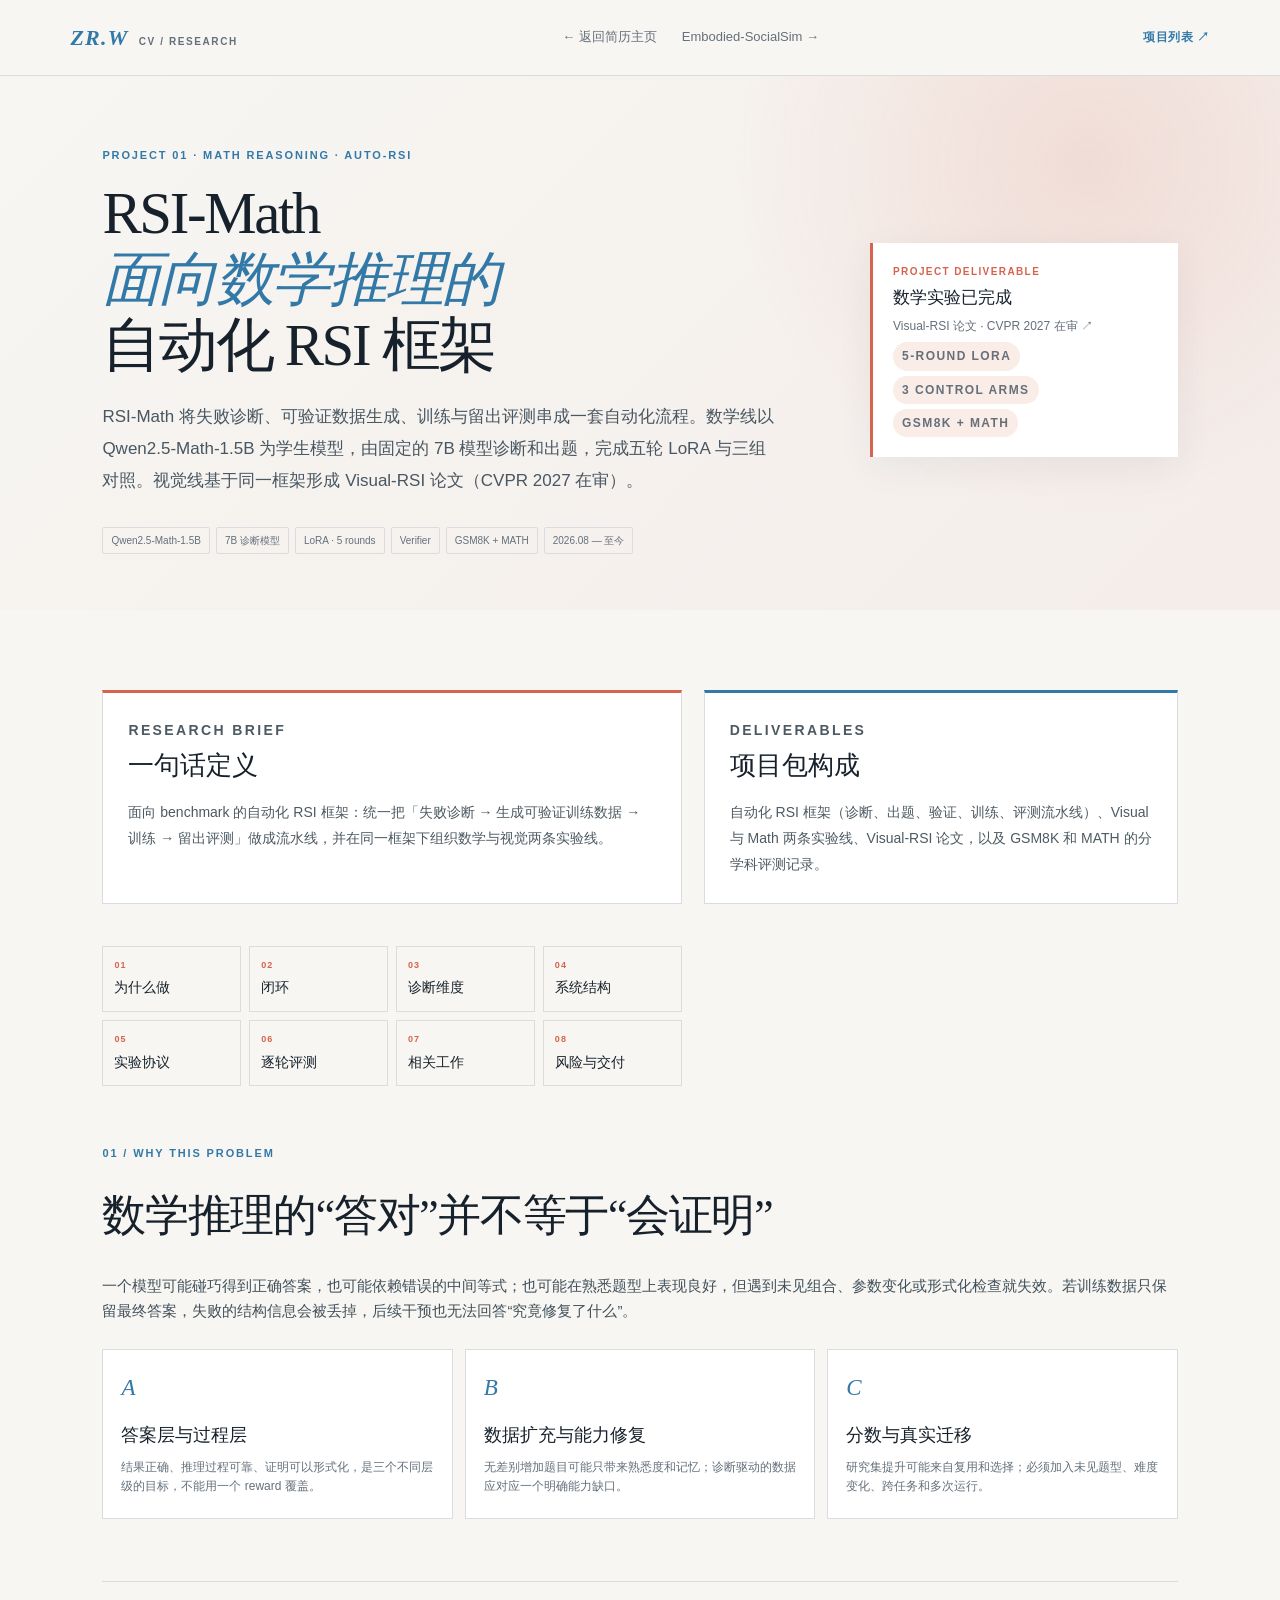
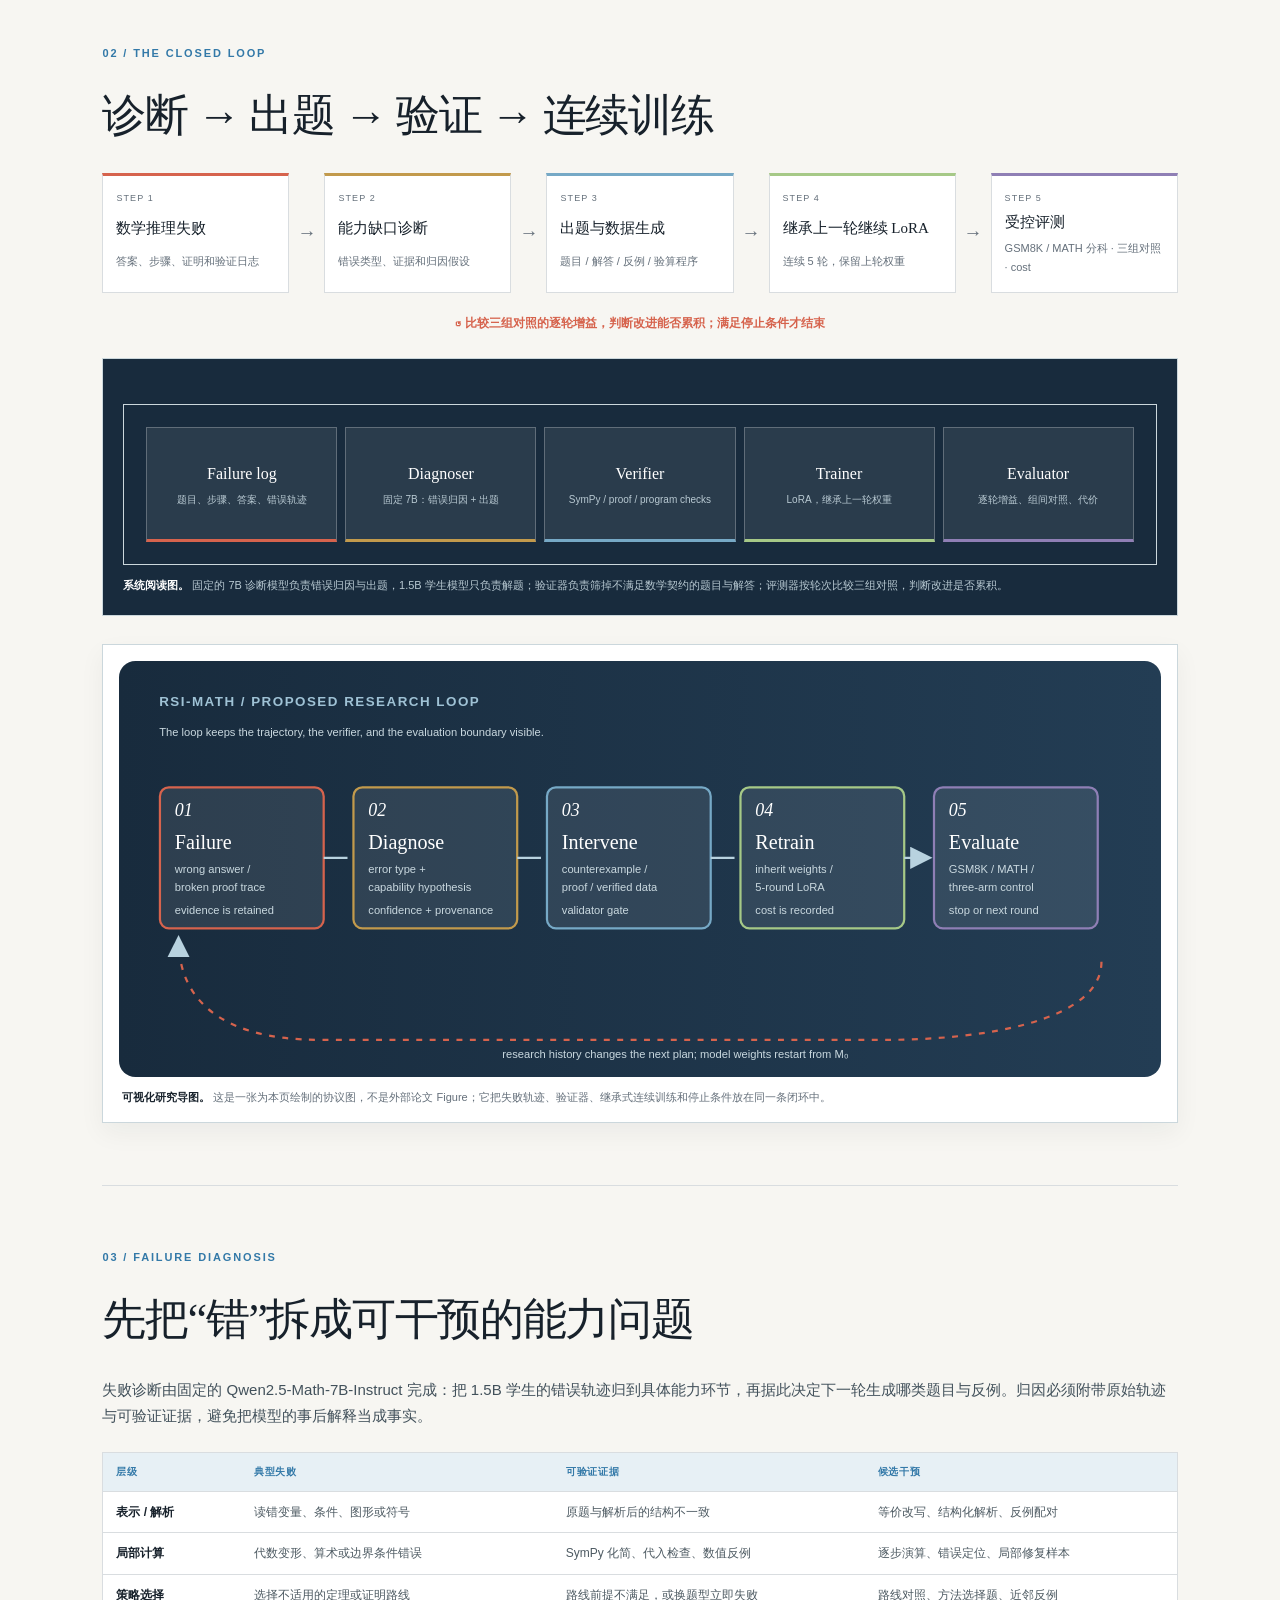
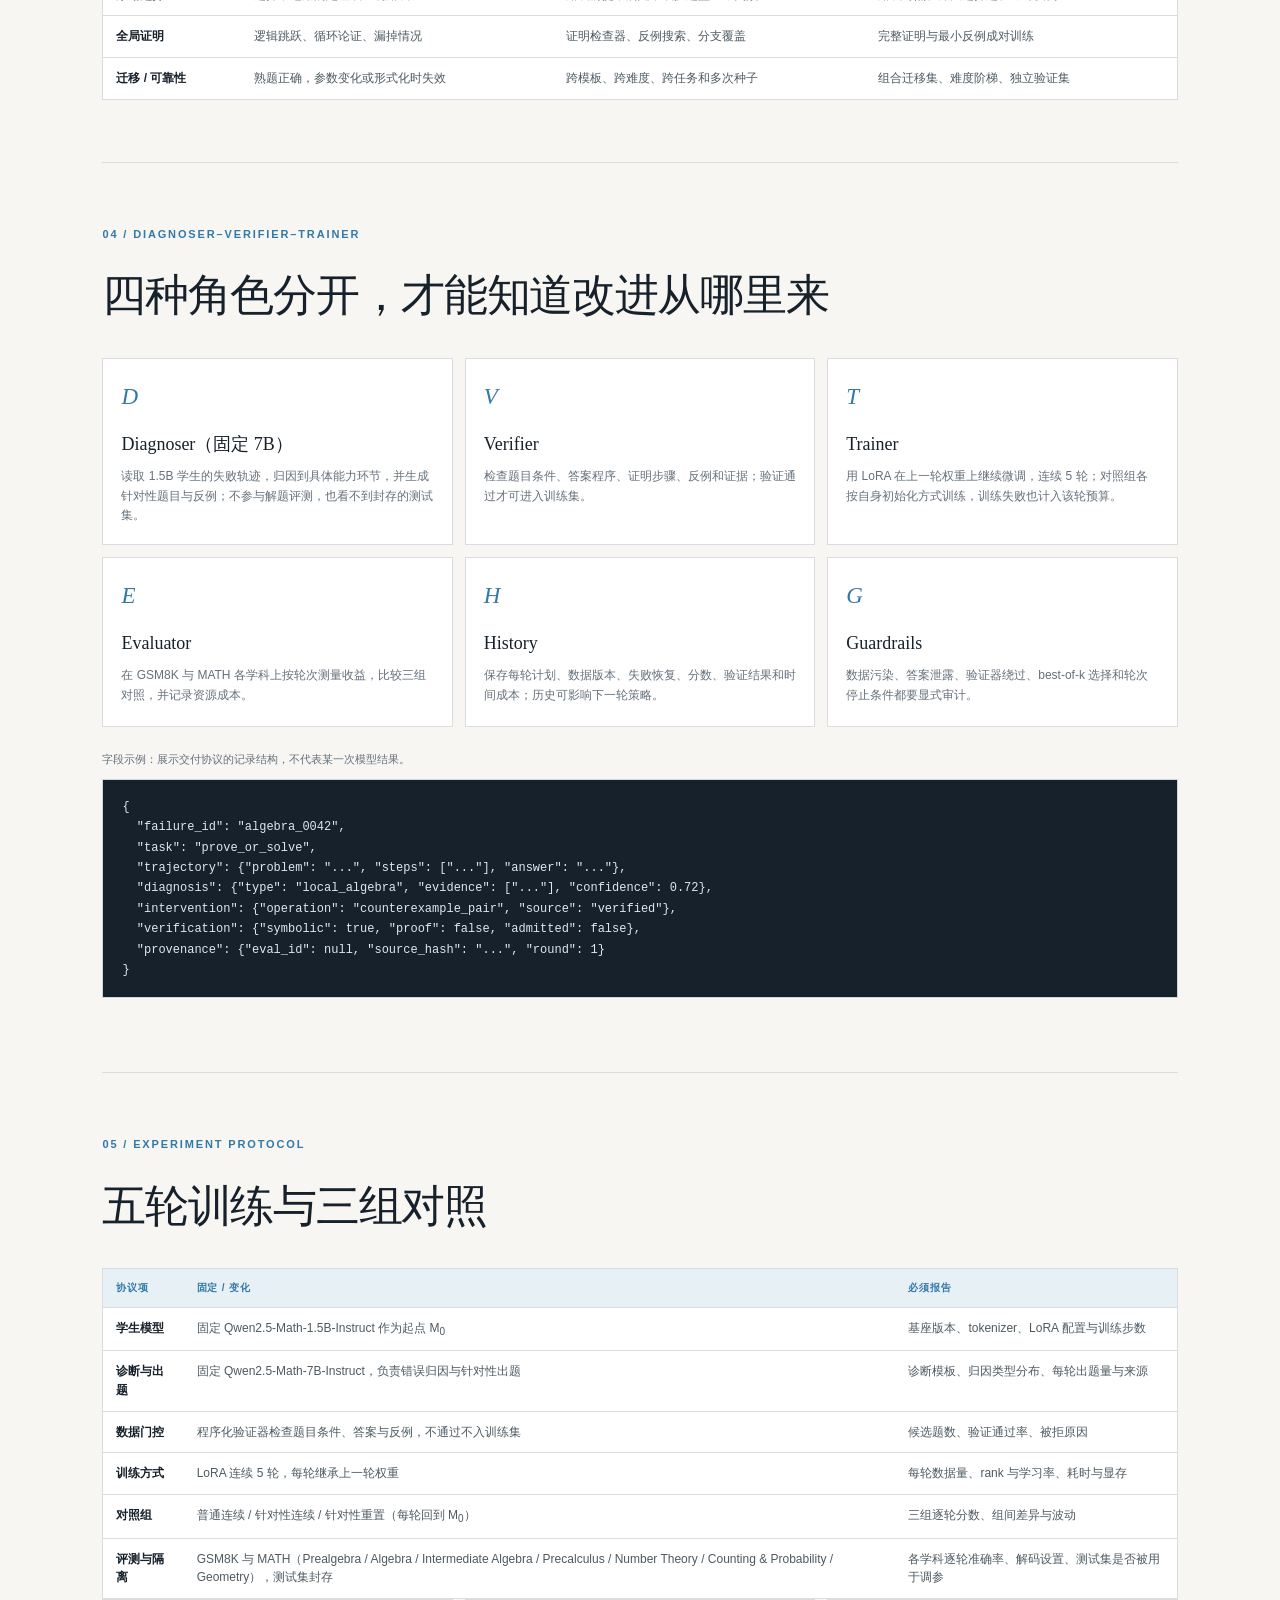
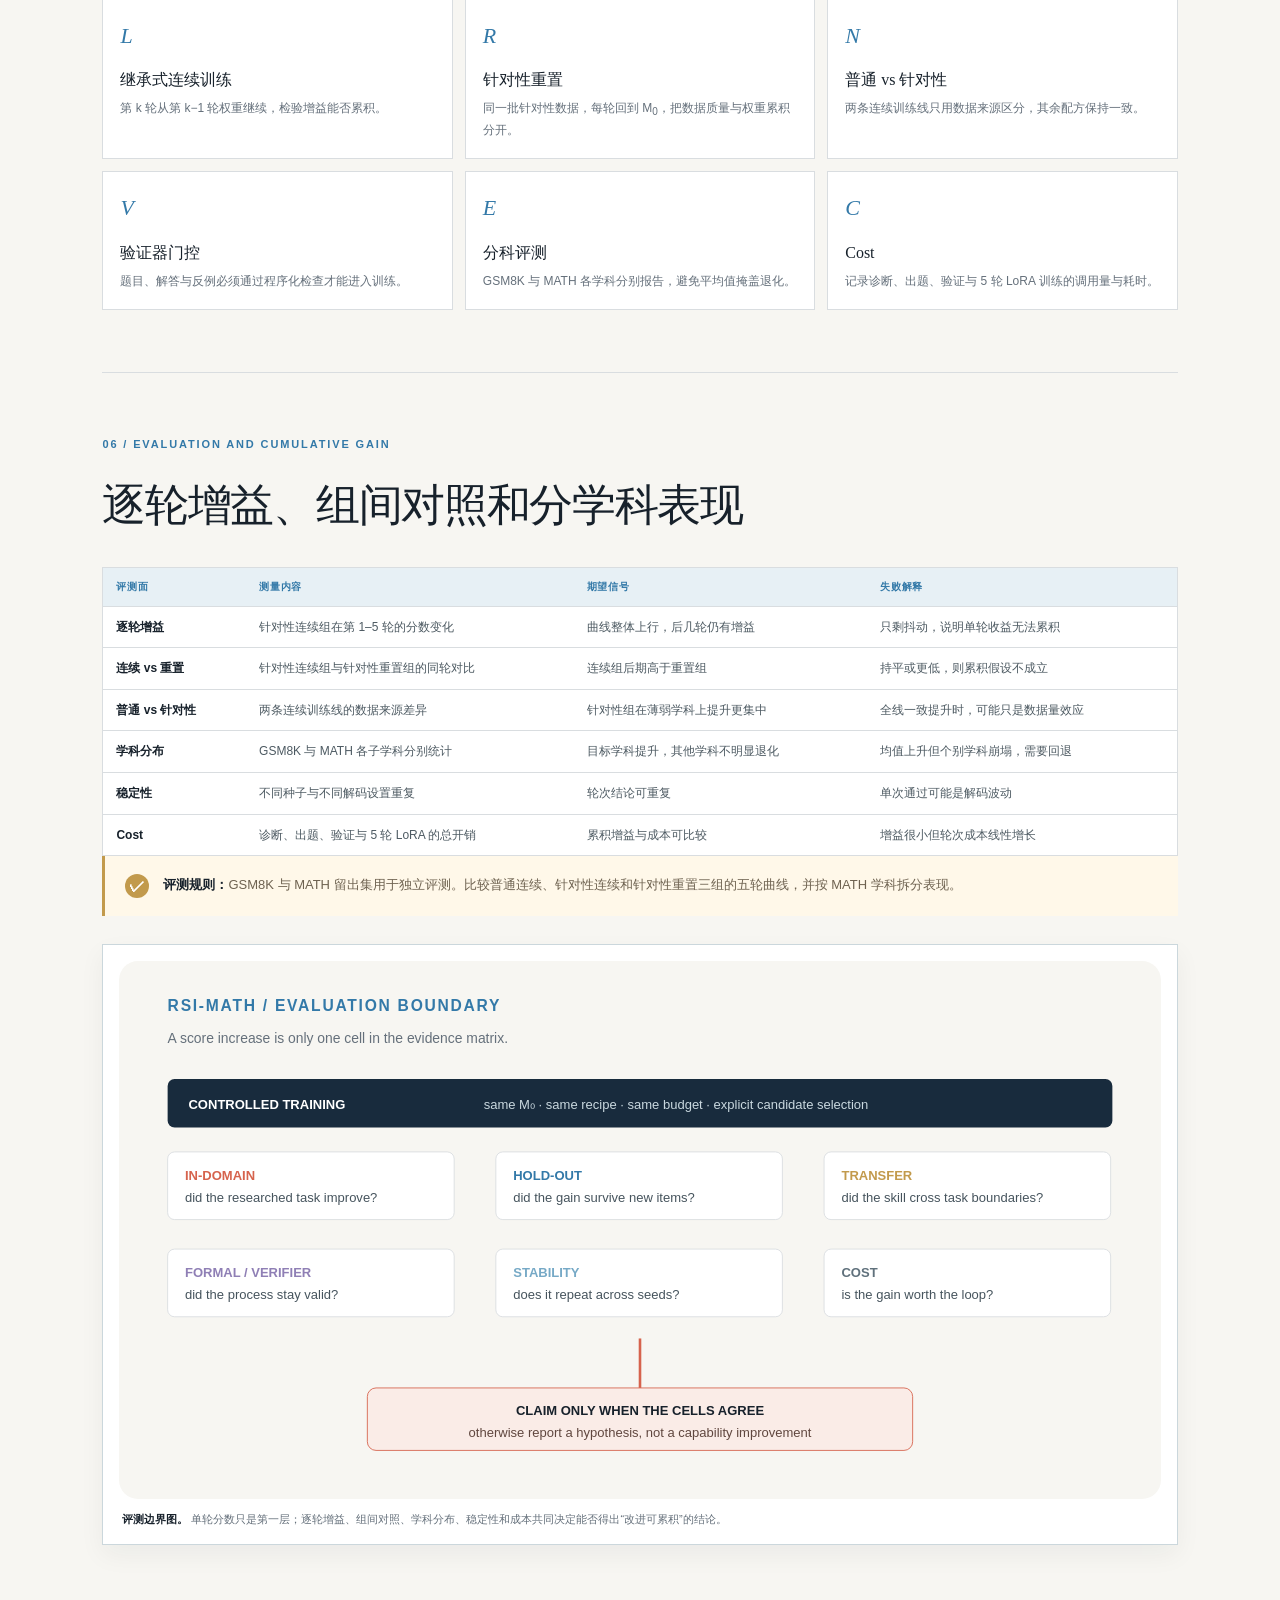
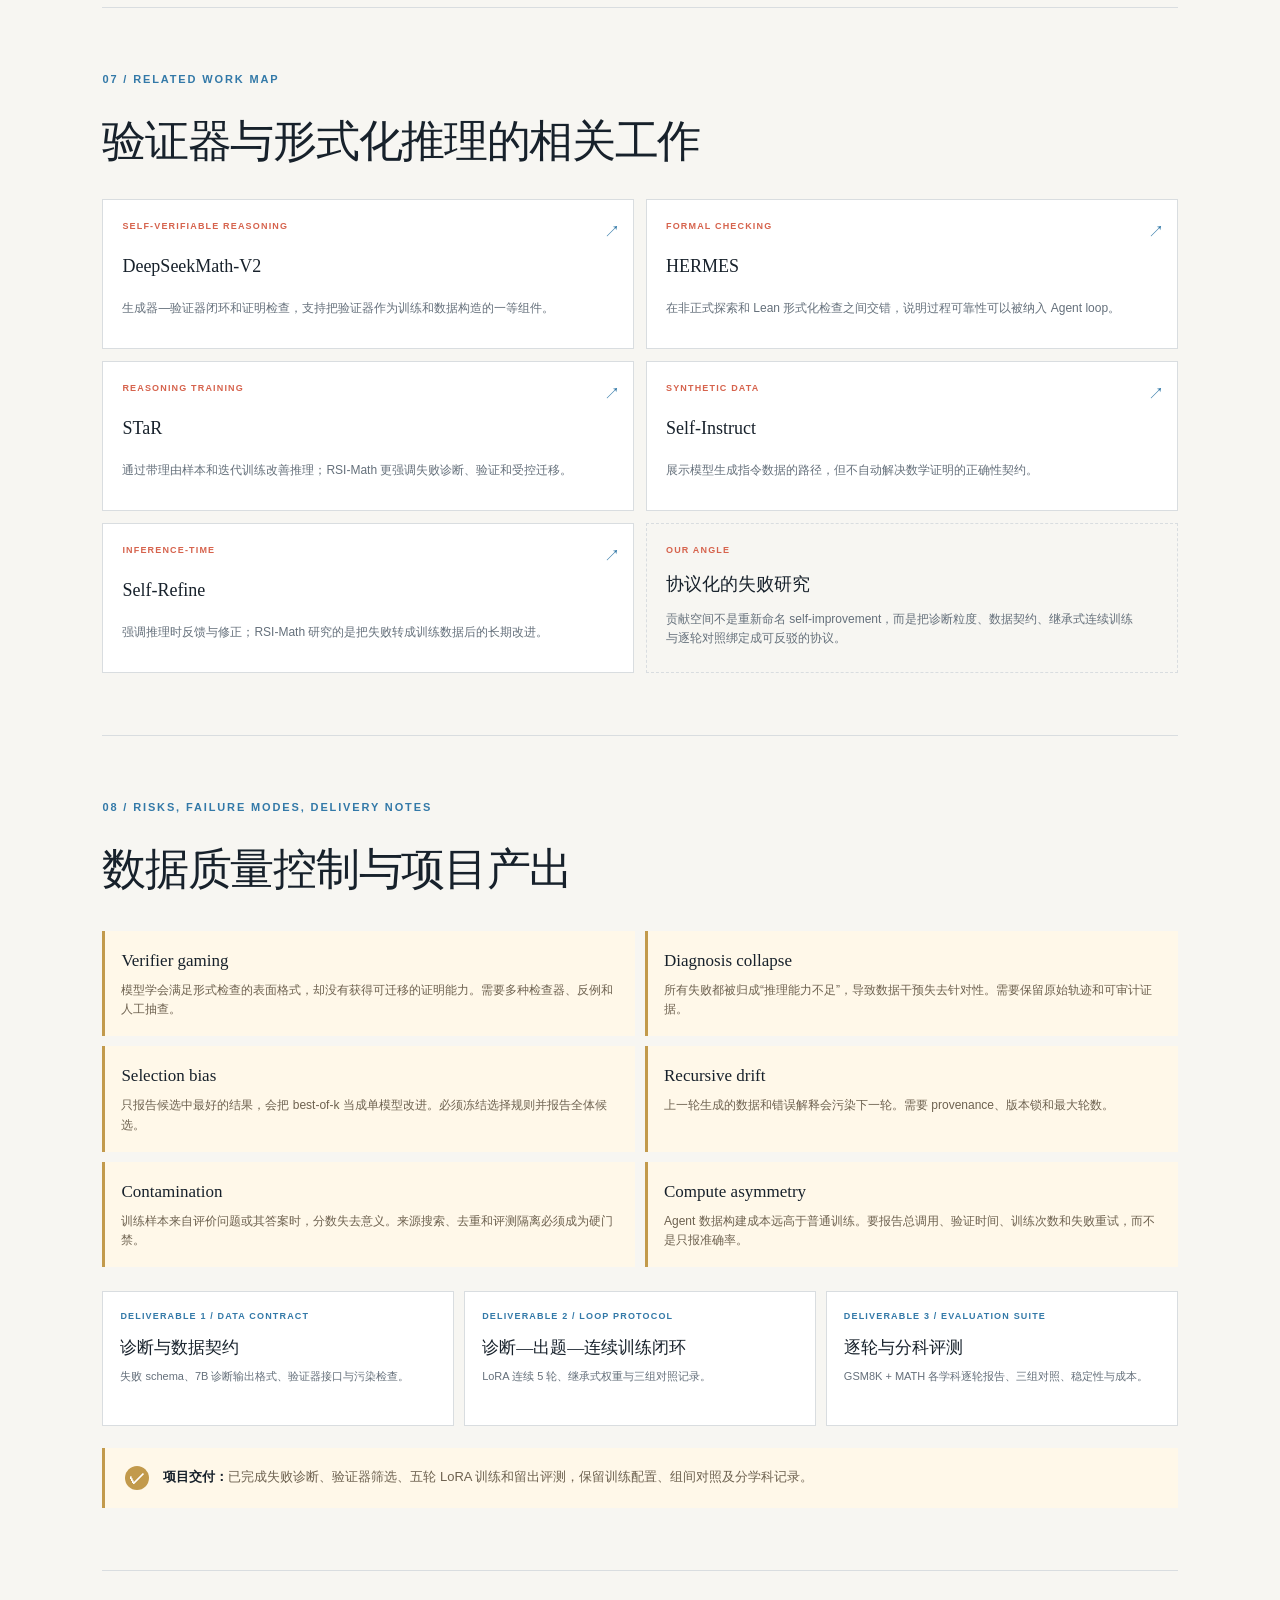
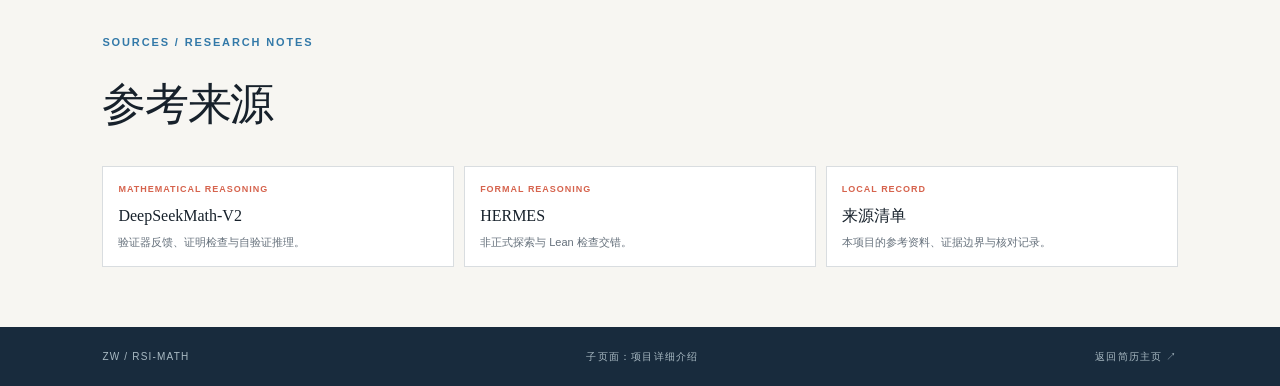
<file: rsi-math.html>
<!doctype html>
<html lang="zh-CN">
  <head>
    <meta charset="utf-8" />
    <meta name="viewport" content="width=device-width, initial-scale=1" />
    <meta name="description" content="RSI-Math 项目介绍：面向数学推理的自动化 RSI 框架，已完成数学与视觉两条实验线，产出数学推理评测与 Visual-RSI 论文。" />
    <title>RSI-Math 项目介绍 · 王振冉</title>
    <link rel="stylesheet" href="styles.css?v=20261031b" />
  </head>
  <body>
    <a class="skip-link" href="#main-content">跳到正文</a>
    <div class="page-shell">
      <header class="research-topbar">
        <a class="brand" href="index.html"><span>ZR.W</span><small>CV / RESEARCH</small></a>
        <nav class="topnav" aria-label="项目导航"><a href="index.html">← 返回简历主页</a><a href="embodied-socialsim.html">Embodied-SocialSim →</a></nav>
        <a class="top-link" href="index.html#projects">项目列表 ↗</a>
      </header>

      <main id="main-content">
        <section class="research-page-hero rsi-hero">
          <div class="research-page-copy">
            <p class="eyebrow">PROJECT 01 · MATH REASONING · AUTO-RSI</p>
            <h1>RSI-Math<br /><em>面向数学推理的</em><br />自动化 RSI 框架</h1>
            <p class="hero-lede">RSI-Math 将失败诊断、可验证数据生成、训练与留出评测串成一套自动化流程。数学线以 Qwen2.5-Math-1.5B 为学生模型，由固定的 7B 模型诊断和出题，完成五轮 LoRA 与三组对照。视觉线基于同一框架形成 <a href="papers/visual-rsi.html">Visual-RSI 论文</a>（CVPR 2027 在审）。</p>
            <div class="tag-row hero-tags"><span>Qwen2.5-Math-1.5B</span><span>7B 诊断模型</span><span>LoRA · 5 rounds</span><span>Verifier</span><span>GSM8K + MATH</span><span>2026.08 — 至今</span></div>
          </div>
          <div class="research-page-aside"><div class="contact-card"><span class="card-label">PROJECT DELIVERABLE</span><strong>数学实验已完成</strong><span><a href="papers/visual-rsi.html">Visual-RSI 论文 · CVPR 2027 在审 ↗</a></span><div class="pill-row"><span class="pill coral">5-ROUND LORA</span><span class="pill coral">3 CONTROL ARMS</span><span class="pill coral">GSM8K + MATH</span></div></div></div>
        </section>

        <section class="research-body">
          <div class="research-intro-grid">
            <article class="research-intro-card accent-coral"><p class="mini-kicker">RESEARCH BRIEF</p><h3>一句话定义</h3><p>面向 benchmark 的自动化 RSI 框架：统一把「失败诊断 → 生成可验证训练数据 → 训练 → 留出评测」做成流水线，并在同一框架下组织数学与视觉两条实验线。</p></article>
            <article class="research-intro-card accent-blue"><p class="mini-kicker">DELIVERABLES</p><h3>项目包构成</h3><p>自动化 RSI 框架（诊断、出题、验证、训练、评测流水线）、Visual 与 Math 两条实验线、Visual-RSI 论文，以及 GSM8K 和 MATH 的分学科评测记录。</p></article>
            <nav class="research-toc" aria-label="RSI-Math 页面目录"><a href="#why"><span>01</span><strong>为什么做</strong></a><a href="#loop"><span>02</span><strong>闭环</strong></a><a href="#taxonomy"><span>03</span><strong>诊断维度</strong></a><a href="#architecture"><span>04</span><strong>系统结构</strong></a><a href="#protocol"><span>05</span><strong>实验协议</strong></a><a href="#generalization"><span>06</span><strong>逐轮评测</strong></a><a href="#related"><span>07</span><strong>相关工作</strong></a><a href="#risks"><span>08</span><strong>风险与交付</strong></a></nav>
          </div>

          <article class="research-section-block" id="why">
            <p class="mini-kicker">01 / WHY THIS PROBLEM</p>
            <h2>数学推理的“答对”并不等于“会证明”</h2>
            <p class="research-lead">一个模型可能碰巧得到正确答案，也可能依赖错误的中间等式；也可能在熟悉题型上表现良好，但遇到未见组合、参数变化或形式化检查就失效。若训练数据只保留最终答案，失败的结构信息会被丢掉，后续干预也无法回答“究竟修复了什么”。</p>
            <div class="research-card-grid"><article class="research-card"><span>A</span><strong>答案层与过程层</strong><p>结果正确、推理过程可靠、证明可以形式化，是三个不同层级的目标，不能用一个 reward 覆盖。</p></article><article class="research-card"><span>B</span><strong>数据扩充与能力修复</strong><p>无差别增加题目可能只带来熟悉度和记忆；诊断驱动的数据应对应一个明确能力缺口。</p></article><article class="research-card"><span>C</span><strong>分数与真实迁移</strong><p>研究集提升可能来自复用和选择；必须加入未见题型、难度变化、跨任务和多次运行。</p></article></div>
          </article>

          <article class="research-section-block" id="loop">
            <p class="mini-kicker">02 / THE CLOSED LOOP</p>
            <h2>诊断 → 出题 → 验证 → 连续训练</h2>
            <div class="loop-diagram"><div class="loop-node loop-node-a"><small>STEP 1</small><strong>数学推理失败</strong><span>答案、步骤、证明和验证日志</span></div><div class="loop-arrow">→</div><div class="loop-node loop-node-b"><small>STEP 2</small><strong>能力缺口诊断</strong><span>错误类型、证据和归因假设</span></div><div class="loop-arrow">→</div><div class="loop-node loop-node-c"><small>STEP 3</small><strong>出题与数据生成</strong><span>题目 / 解答 / 反例 / 验算程序</span></div><div class="loop-arrow">→</div><div class="loop-node loop-node-d"><small>STEP 4</small><strong>继承上一轮继续 LoRA</strong><span>连续 5 轮，保留上轮权重</span></div><div class="loop-arrow">→</div><div class="loop-node loop-node-e"><small>STEP 5</small><strong>受控评测</strong><span>GSM8K / MATH 分科 · 三组对照 · cost</span></div><div class="loop-back">↺ 比较三组对照的逐轮增益，判断改进能否累积；满足停止条件才结束</div></div>
            <div class="research-figure"><div class="research-architecture"><div class="arch-node"><b>Failure log</b><small>题目、步骤、答案、错误轨迹</small></div><div class="arch-node"><b>Diagnoser</b><small>固定 7B：错误归因 + 出题</small></div><div class="arch-node"><b>Verifier</b><small>SymPy / proof / program checks</small></div><div class="arch-node"><b>Trainer</b><small>LoRA，继承上一轮权重</small></div><div class="arch-node"><b>Evaluator</b><small>逐轮增益、组间对照、代价</small></div></div><figcaption><b>系统阅读图。</b> 固定的 7B 诊断模型负责错误归因与出题，1.5B 学生模型只负责解题；验证器负责筛掉不满足数学契约的题目与解答；评测器按轮次比较三组对照，判断改进是否累积。</figcaption></div>
            <figure class="research-image-figure"><img src="assets/research/rsi-math-loop.svg" alt="RSI-Math 失败诊断到连续自改进评测的研究闭环图" /><figcaption><b>可视化研究导图。</b> 这是一张为本页绘制的协议图，不是外部论文 Figure；它把失败轨迹、验证器、继承式连续训练和停止条件放在同一条闭环中。</figcaption></figure>
          </article>

          <article class="research-section-block" id="taxonomy">
            <p class="mini-kicker">03 / FAILURE DIAGNOSIS</p>
            <h2>先把“错”拆成可干预的能力问题</h2>
            <p class="research-lead">失败诊断由固定的 Qwen2.5-Math-7B-Instruct 完成：把 1.5B 学生的错误轨迹归到具体能力环节，再据此决定下一轮生成哪类题目与反例。归因必须附带原始轨迹与可验证证据，避免把模型的事后解释当成事实。</p>
            <div class="research-table-wrap"><table class="research-table"><thead><tr><th>层级</th><th>典型失败</th><th>可验证证据</th><th>候选干预</th></tr></thead><tbody><tr><td>表示 / 解析</td><td>读错变量、条件、图形或符号</td><td>原题与解析后的结构不一致</td><td>等价改写、结构化解析、反例配对</td></tr><tr><td>局部计算</td><td>代数变形、算术或边界条件错误</td><td>SymPy 化简、代入检查、数值反例</td><td>逐步演算、错误定位、局部修复样本</td></tr><tr><td>策略选择</td><td>选择不适用的定理或证明路线</td><td>路线前提不满足，或换题型立即失败</td><td>路线对照、方法选择题、近邻反例</td></tr><tr><td>全局证明</td><td>逻辑跳跃、循环论证、漏掉情况</td><td>证明检查器、反例搜索、分支覆盖</td><td>完整证明与最小反例成对训练</td></tr><tr><td>迁移 / 可靠性</td><td>熟题正确，参数变化或形式化时失效</td><td>跨模板、跨难度、跨任务和多次种子</td><td>组合迁移集、难度阶梯、独立验证集</td></tr></tbody></table></div>
          </article>

          <article class="research-section-block" id="architecture">
            <p class="mini-kicker">04 / DIAGNOSER–VERIFIER–TRAINER</p>
            <h2>四种角色分开，才能知道改进从哪里来</h2>
            <div class="research-card-grid"><article class="research-card"><span>D</span><strong>Diagnoser（固定 7B）</strong><p>读取 1.5B 学生的失败轨迹，归因到具体能力环节，并生成针对性题目与反例；不参与解题评测，也看不到封存的测试集。</p></article><article class="research-card"><span>V</span><strong>Verifier</strong><p>检查题目条件、答案程序、证明步骤、反例和证据；验证通过才可进入训练集。</p></article><article class="research-card"><span>T</span><strong>Trainer</strong><p>用 LoRA 在上一轮权重上继续微调，连续 5 轮；对照组各按自身初始化方式训练，训练失败也计入该轮预算。</p></article><article class="research-card"><span>E</span><strong>Evaluator</strong><p>在 GSM8K 与 MATH 各学科上按轮次测量收益，比较三组对照，并记录资源成本。</p></article><article class="research-card"><span>H</span><strong>History</strong><p>保存每轮计划、数据版本、失败恢复、分数、验证结果和时间成本；历史可影响下一轮策略。</p></article><article class="research-card"><span>G</span><strong>Guardrails</strong><p>数据污染、答案泄露、验证器绕过、best-of-k 选择和轮次停止条件都要显式审计。</p></article></div>
             <p class="research-code-note">字段示例：展示交付协议的记录结构，不代表某一次模型结果。</p><pre class="research-code">{
  "failure_id": "algebra_0042",
  "task": "prove_or_solve",
  "trajectory": {"problem": "...", "steps": ["..."], "answer": "..."},
  "diagnosis": {"type": "local_algebra", "evidence": ["..."], "confidence": 0.72},
  "intervention": {"operation": "counterexample_pair", "source": "verified"},
  "verification": {"symbolic": true, "proof": false, "admitted": false},
  "provenance": {"eval_id": null, "source_hash": "...", "round": 1}
}</pre>
          </article>

          <article class="research-section-block" id="protocol">
            <p class="mini-kicker">05 / EXPERIMENT PROTOCOL</p>
            <h2>五轮训练与三组对照</h2>
            <div class="research-table-wrap"><table class="research-table"><thead><tr><th>协议项</th><th>固定 / 变化</th><th>必须报告</th></tr></thead><tbody><tr><td>学生模型</td><td>固定 Qwen2.5-Math-1.5B-Instruct 作为起点 M<sub>0</sub></td><td>基座版本、tokenizer、LoRA 配置与训练步数</td></tr><tr><td>诊断与出题</td><td>固定 Qwen2.5-Math-7B-Instruct，负责错误归因与针对性出题</td><td>诊断模板、归因类型分布、每轮出题量与来源</td></tr><tr><td>数据门控</td><td>程序化验证器检查题目条件、答案与反例，不通过不入训练集</td><td>候选题数、验证通过率、被拒原因</td></tr><tr><td>训练方式</td><td>LoRA 连续 5 轮，每轮继承上一轮权重</td><td>每轮数据量、rank 与学习率、耗时与显存</td></tr><tr><td>对照组</td><td>普通连续 / 针对性连续 / 针对性重置（每轮回到 M<sub>0</sub>）</td><td>三组逐轮分数、组间差异与波动</td></tr><tr><td>评测与隔离</td><td>GSM8K 与 MATH（Prealgebra / Algebra / Intermediate Algebra / Precalculus / Number Theory / Counting &amp; Probability / Geometry），测试集封存</td><td>各学科逐轮准确率、解码设置、测试集是否被用于调参</td></tr></tbody></table></div>
            <div class="protocol-grid"><div class="protocol-card"><span>L</span><strong>继承式连续训练</strong><p>第 k 轮从第 k−1 轮权重继续，检验增益能否累积。</p></div><div class="protocol-card"><span>R</span><strong>针对性重置</strong><p>同一批针对性数据，每轮回到 M<sub>0</sub>，把数据质量与权重累积分开。</p></div><div class="protocol-card"><span>N</span><strong>普通 vs 针对性</strong><p>两条连续训练线只用数据来源区分，其余配方保持一致。</p></div><div class="protocol-card"><span>V</span><strong>验证器门控</strong><p>题目、解答与反例必须通过程序化检查才能进入训练。</p></div><div class="protocol-card"><span>E</span><strong>分科评测</strong><p>GSM8K 与 MATH 各学科分别报告，避免平均值掩盖退化。</p></div><div class="protocol-card"><span>C</span><strong>Cost</strong><p>记录诊断、出题、验证与 5 轮 LoRA 训练的调用量与耗时。</p></div></div>
          </article>

          <article class="research-section-block" id="generalization">
            <p class="mini-kicker">06 / EVALUATION AND CUMULATIVE GAIN</p>
            <h2>逐轮增益、组间对照和分学科表现</h2>
            <div class="research-table-wrap"><table class="research-table"><thead><tr><th>评测面</th><th>测量内容</th><th>期望信号</th><th>失败解释</th></tr></thead><tbody><tr><td>逐轮增益</td><td>针对性连续组在第 1–5 轮的分数变化</td><td>曲线整体上行，后几轮仍有增益</td><td>只剩抖动，说明单轮收益无法累积</td></tr><tr><td>连续 vs 重置</td><td>针对性连续组与针对性重置组的同轮对比</td><td>连续组后期高于重置组</td><td>持平或更低，则累积假设不成立</td></tr><tr><td>普通 vs 针对性</td><td>两条连续训练线的数据来源差异</td><td>针对性组在薄弱学科上提升更集中</td><td>全线一致提升时，可能只是数据量效应</td></tr><tr><td>学科分布</td><td>GSM8K 与 MATH 各子学科分别统计</td><td>目标学科提升，其他学科不明显退化</td><td>均值上升但个别学科崩塌，需要回退</td></tr><tr><td>稳定性</td><td>不同种子与不同解码设置重复</td><td>轮次结论可重复</td><td>单次通过可能是解码波动</td></tr><tr><td>Cost</td><td>诊断、出题、验证与 5 轮 LoRA 的总开销</td><td>累积增益与成本可比较</td><td>增益很小但轮次成本线性增长</td></tr></tbody></table></div>
            <div class="status-banner"><div class="boundary-icon">✓</div><p><b>评测规则：</b>GSM8K 与 MATH 留出集用于独立评测。比较普通连续、针对性连续和针对性重置三组的五轮曲线，并按 MATH 学科拆分表现。</p></div>
            <figure class="research-image-figure"><img src="assets/research/rsi-math-evaluation.svg" alt="RSI-Math 多层评测边界图" /><figcaption><b>评测边界图。</b> 单轮分数只是第一层；逐轮增益、组间对照、学科分布、稳定性和成本共同决定能否得出“改进可累积”的结论。</figcaption></figure>
          </article>

          <article class="research-section-block" id="related">
            <p class="mini-kicker">07 / RELATED WORK MAP</p>
            <h2>验证器与形式化推理的相关工作</h2>
            <div class="related-grid"><a class="related-card" href="https://arxiv.org/abs/2511.22570" target="_blank" rel="noreferrer"><span>SELF-VERIFIABLE REASONING</span><strong>DeepSeekMath-V2</strong><small>生成器—验证器闭环和证明检查，支持把验证器作为训练和数据构造的一等组件。</small><i>↗</i></a><a class="related-card" href="https://arxiv.org/abs/2511.18760" target="_blank" rel="noreferrer"><span>FORMAL CHECKING</span><strong>HERMES</strong><small>在非正式探索和 Lean 形式化检查之间交错，说明过程可靠性可以被纳入 Agent loop。</small><i>↗</i></a><a class="related-card" href="https://arxiv.org/abs/2203.14465" target="_blank" rel="noreferrer"><span>REASONING TRAINING</span><strong>STaR</strong><small>通过带理由样本和迭代训练改善推理；RSI-Math 更强调失败诊断、验证和受控迁移。</small><i>↗</i></a><a class="related-card" href="https://arxiv.org/abs/2212.10560" target="_blank" rel="noreferrer"><span>SYNTHETIC DATA</span><strong>Self-Instruct</strong><small>展示模型生成指令数据的路径，但不自动解决数学证明的正确性契约。</small><i>↗</i></a><a class="related-card" href="https://arxiv.org/abs/2303.17651" target="_blank" rel="noreferrer"><span>INFERENCE-TIME</span><strong>Self-Refine</strong><small>强调推理时反馈与修正；RSI-Math 研究的是把失败转成训练数据后的长期改进。</small><i>↗</i></a><div class="related-card related-gap"><span>OUR ANGLE</span><strong>协议化的失败研究</strong><small>贡献空间不是重新命名 self-improvement，而是把诊断粒度、数据契约、继承式连续训练与逐轮对照绑定成可反驳的协议。</small></div></div>
          </article>

          <article class="research-section-block" id="risks">
            <p class="mini-kicker">08 / RISKS, FAILURE MODES, DELIVERY NOTES</p>
            <h2>数据质量控制与项目产出</h2>
            <div class="research-risk-grid"><article class="research-risk"><strong>Verifier gaming</strong><p>模型学会满足形式检查的表面格式，却没有获得可迁移的证明能力。需要多种检查器、反例和人工抽查。</p></article><article class="research-risk"><strong>Diagnosis collapse</strong><p>所有失败都被归成“推理能力不足”，导致数据干预失去针对性。需要保留原始轨迹和可审计证据。</p></article><article class="research-risk"><strong>Selection bias</strong><p>只报告候选中最好的结果，会把 best-of-k 当成单模型改进。必须冻结选择规则并报告全体候选。</p></article><article class="research-risk"><strong>Recursive drift</strong><p>上一轮生成的数据和错误解释会污染下一轮。需要 provenance、版本锁和最大轮数。</p></article><article class="research-risk"><strong>Contamination</strong><p>训练样本来自评价问题或其答案时，分数失去意义。来源搜索、去重和评测隔离必须成为硬门禁。</p></article><article class="research-risk"><strong>Compute asymmetry</strong><p>Agent 数据构建成本远高于普通训练。要报告总调用、验证时间、训练次数和失败重试，而不是只报准确率。</p></article></div>
            <div class="research-status-grid"><article class="research-status-card"><span>DELIVERABLE 1 / DATA CONTRACT</span><strong>诊断与数据契约</strong><p>失败 schema、7B 诊断输出格式、验证器接口与污染检查。</p></article><article class="research-status-card"><span>DELIVERABLE 2 / LOOP PROTOCOL</span><strong>诊断—出题—连续训练闭环</strong><p>LoRA 连续 5 轮、继承式权重与三组对照记录。</p></article><article class="research-status-card"><span>DELIVERABLE 3 / EVALUATION SUITE</span><strong>逐轮与分科评测</strong><p>GSM8K + MATH 各学科逐轮报告、三组对照、稳定性与成本。</p></article></div>
             <div class="status-banner" style="margin-top:22px"><div class="boundary-icon">✓</div><p><b>项目交付：</b>已完成失败诊断、验证器筛选、五轮 LoRA 训练和留出评测，保留训练配置、组间对照及分学科记录。</p></div>
          </article>

          <article class="research-section-block">
            <p class="mini-kicker">SOURCES / RESEARCH NOTES</p>
            <h2>参考来源</h2>
            <div class="research-source-grid"><a class="research-source" href="https://arxiv.org/abs/2511.22570" target="_blank" rel="noreferrer"><span>MATHEMATICAL REASONING</span><strong>DeepSeekMath-V2</strong><small>验证器反馈、证明检查与自验证推理。</small></a><a class="research-source" href="https://arxiv.org/abs/2511.18760" target="_blank" rel="noreferrer"><span>FORMAL REASONING</span><strong>HERMES</strong><small>非正式探索与 Lean 检查交错。</small></a><a class="research-source" href="research/sources.md"><span>LOCAL RECORD</span><strong>来源清单</strong><small>本项目的参考资料、证据边界与核对记录。</small></a></div>
          </article>
        </section>
      </main>

      <footer class="footer"><span>ZW / RSI-MATH</span><span>子页面：项目详细介绍</span><a href="index.html" style="color:#a9bac3">返回简历主页 ↗</a></footer>
    </div>
  </body>
</html>
</file>
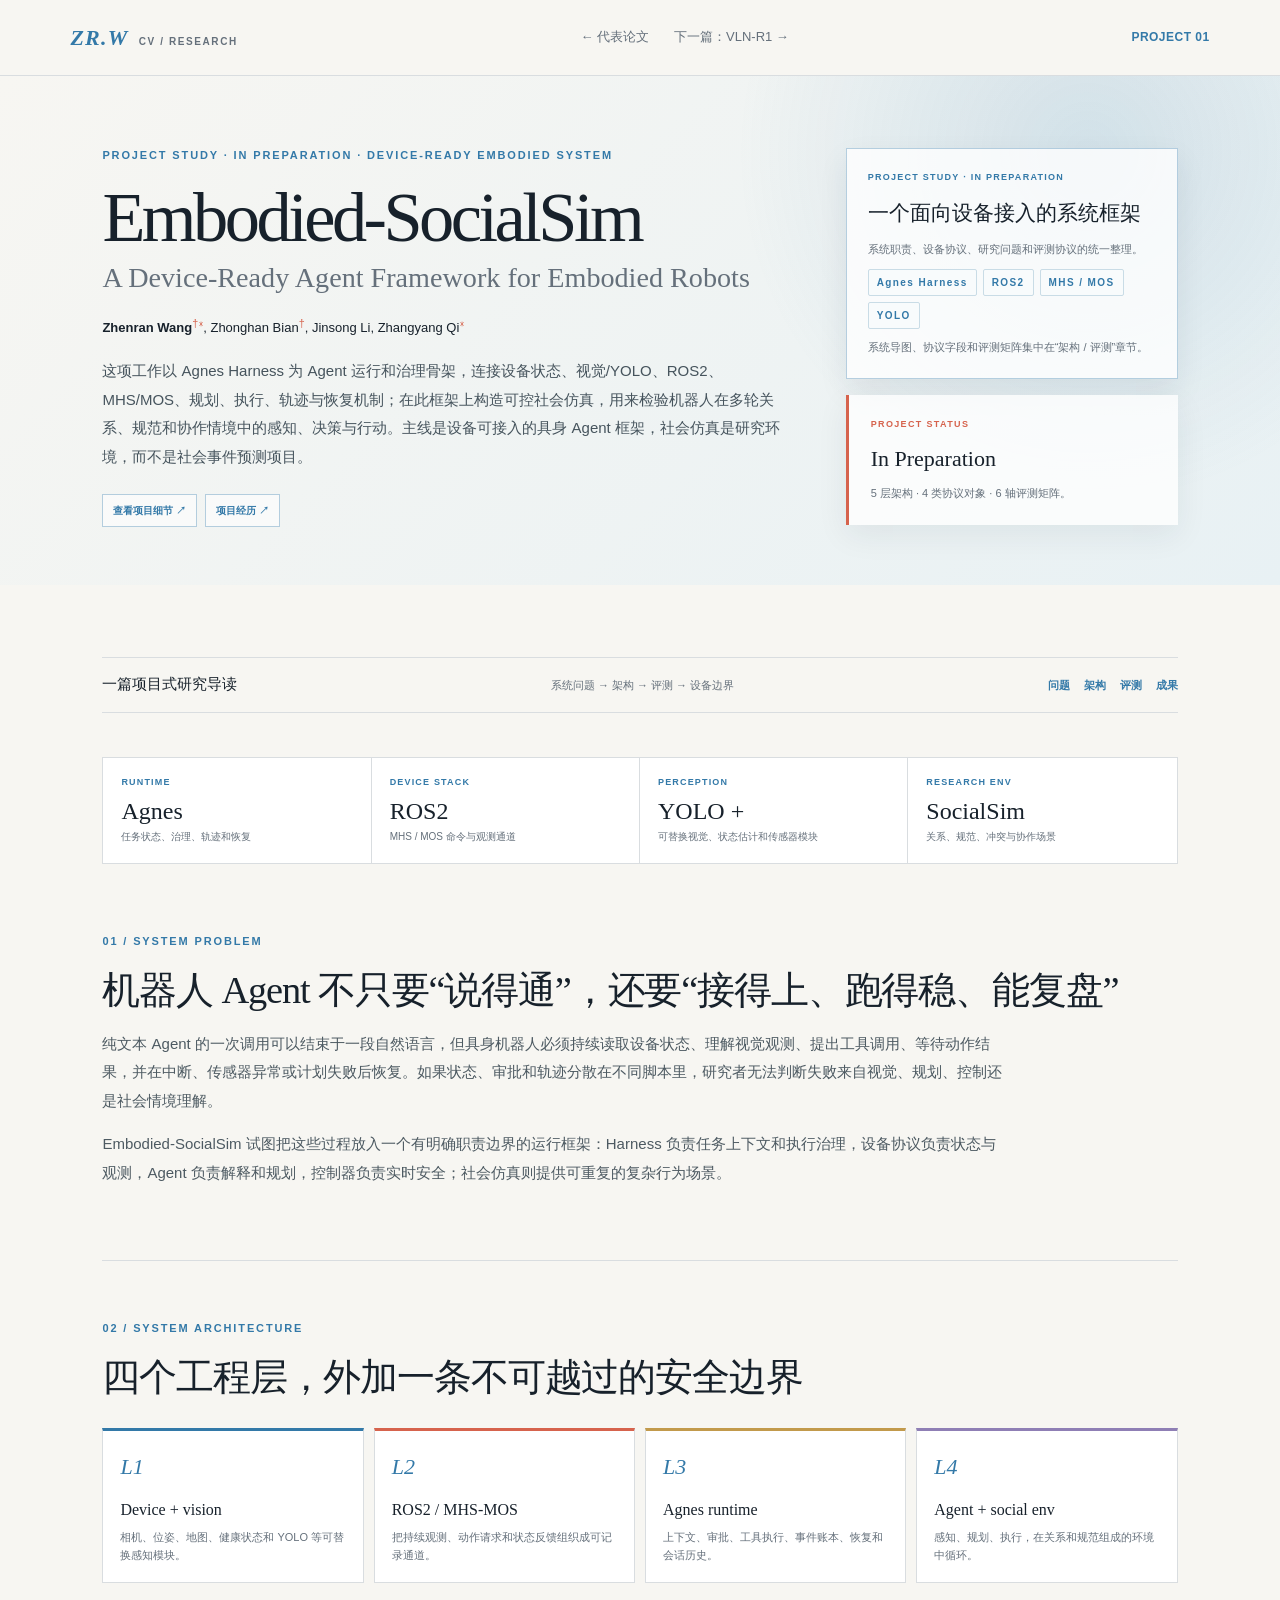
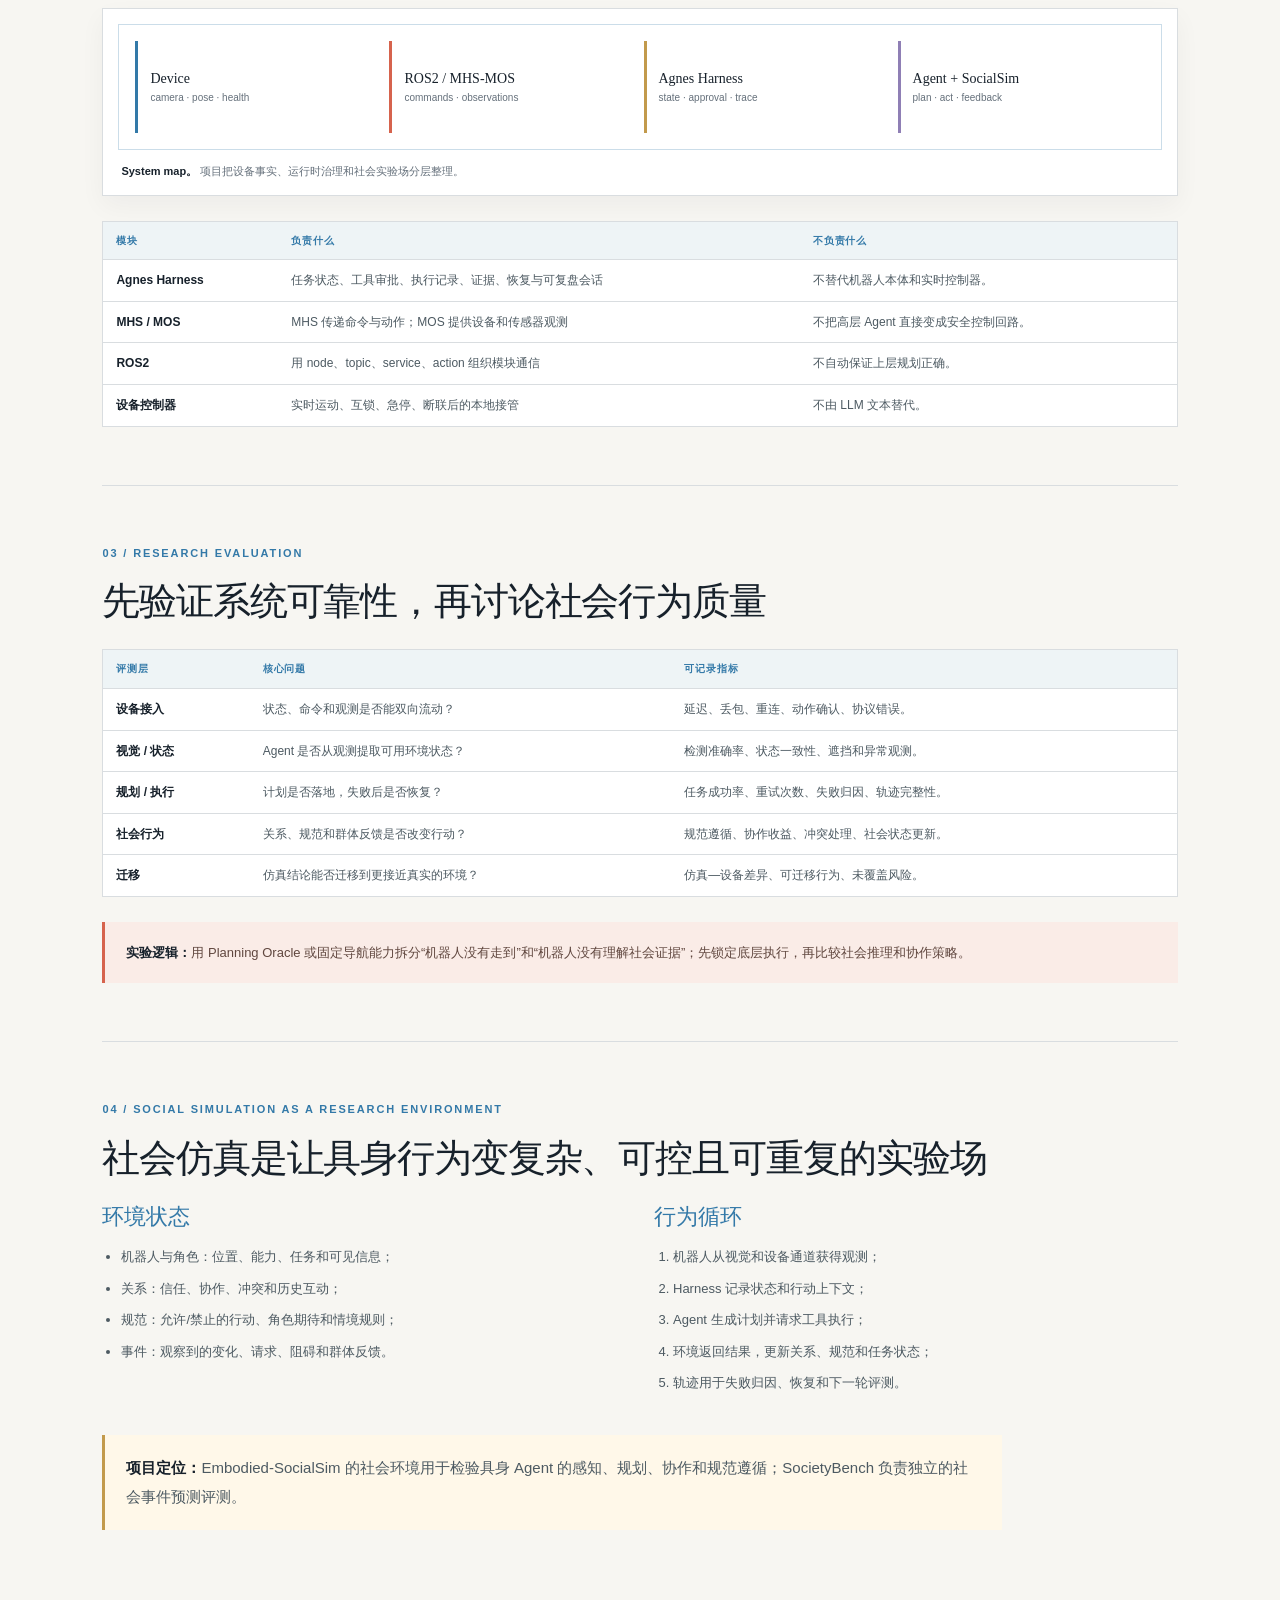
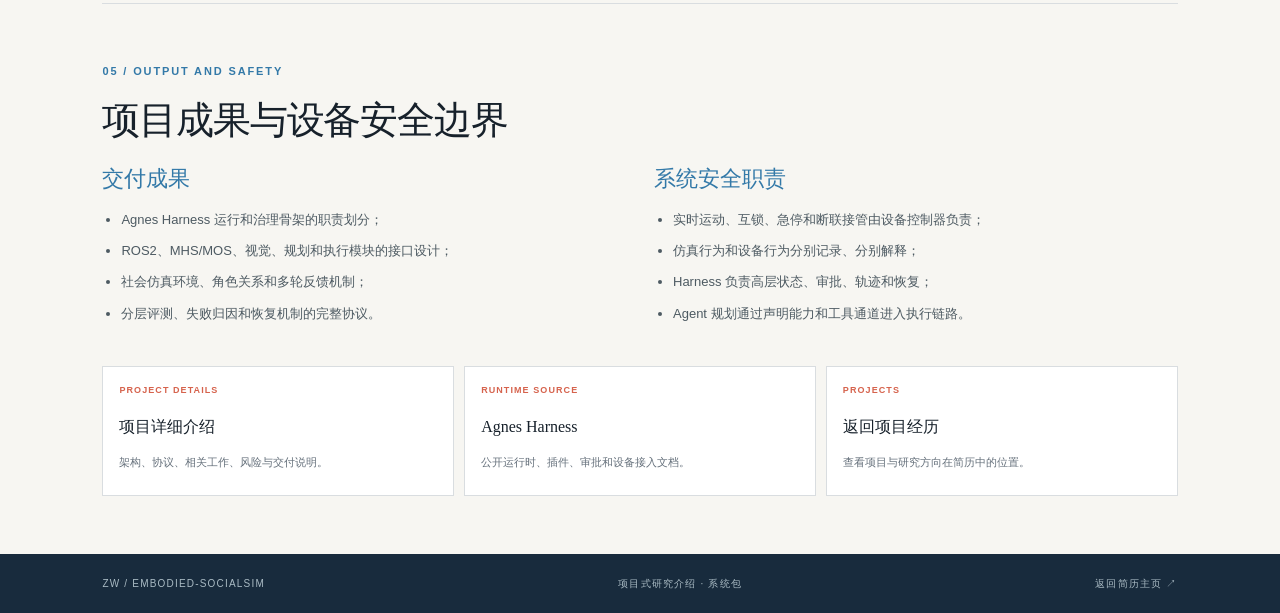
<file: papers/embodied-socialsim.html>
<!doctype html>
<html lang="zh-CN">
  <head>
    <meta charset="utf-8" />
    <meta name="viewport" content="width=device-width, initial-scale=1" />
    <meta name="description" content="Embodied-SocialSim 项目研究介绍：Agnes Harness 驱动的设备可接入具身 Agent 框架。" />
    <title>Embodied-SocialSim · 项目研究 · 王振冉</title>
    <link rel="stylesheet" href="../styles.css?v=20261031b" />
  </head>
  <body class="paper-page project-paper-page">
    <a class="skip-link" href="#main-content">跳到正文</a>
    <div class="page-shell">
      <header class="research-topbar">
        <a class="brand" href="../index.html"><span>ZR.W</span><small>CV / RESEARCH</small></a>
        <nav class="topnav" aria-label="论文导航"><a href="../index.html#publications">← 代表论文</a><a href="vln-r1.html">下一篇：VLN-R1 →</a></nav>
        <span class="top-link">PROJECT 01</span>
      </header>

      <main id="main-content">
        <section class="paper-hero paper-blue">
          <div class="paper-hero-copy">
            <p class="eyebrow">PROJECT STUDY · IN PREPARATION · DEVICE-READY EMBODIED SYSTEM</p>
            <h1>Embodied-SocialSim</h1>
            <h2>A Device-Ready Agent Framework for Embodied Robots</h2>
            <p class="paper-authors"><b>Zhenran Wang</b><sup>†∗</sup>, Zhonghan Bian<sup>†</sup>, Jinsong Li, Zhangyang Qi<sup>∗</sup></p>
            <p class="paper-abstract">这项工作以 Agnes Harness 为 Agent 运行和治理骨架，连接设备状态、视觉/YOLO、ROS2、MHS/MOS、规划、执行、轨迹与恢复机制；在此框架上构造可控社会仿真，用来检验机器人在多轮关系、规范和协作情境中的感知、决策与行动。主线是设备可接入的具身 Agent 框架，社会仿真是研究环境，而不是社会事件预测项目。</p>
            <div class="paper-linkrow"><a href="../embodied-socialsim.html">查看项目细节 ↗</a><a href="../index.html#projects">项目经历 ↗</a></div>
          </div>
          <aside class="paper-hero-aside">
            <div class="paper-manuscript-card project-status-card"><span style="color:var(--blue)">PROJECT STUDY · IN PREPARATION</span><strong>一个面向设备接入的系统框架</strong><small>系统职责、设备协议、研究问题和评测协议的统一整理。</small><div class="tag-row paper-tag-list"><span>Agnes Harness</span><span>ROS2</span><span>MHS / MOS</span><span>YOLO</span></div><small>系统导图、协议字段和评测矩阵集中在“架构 / 评测”章节。</small></div>
            <div class="paper-status-box"><span>PROJECT STATUS</span><strong>In Preparation</strong><small>5 层架构 · 4 类协议对象 · 6 轴评测矩阵。</small></div>
          </aside>
        </section>

        <section class="paper-body">
          <div class="paper-linkbar"><strong>一篇项目式研究导读</strong><span>系统问题 → 架构 → 评测 → 设备边界</span><nav><a href="#problem">问题</a><a href="#architecture">架构</a><a href="#evaluation">评测</a><a href="#scope">成果</a></nav></div>

          <div class="paper-kpis">
            <div class="paper-kpi"><span>RUNTIME</span><strong>Agnes</strong><small>任务状态、治理、轨迹和恢复</small></div>
            <div class="paper-kpi"><span>DEVICE STACK</span><strong>ROS2</strong><small>MHS / MOS 命令与观测通道</small></div>
            <div class="paper-kpi"><span>PERCEPTION</span><strong>YOLO +</strong><small>可替换视觉、状态估计和传感器模块</small></div>
            <div class="paper-kpi"><span>RESEARCH ENV</span><strong>SocialSim</strong><small>关系、规范、冲突与协作场景</small></div>
          </div>

          <article class="paper-section-block" id="problem">
            <p class="mini-kicker">01 / SYSTEM PROBLEM</p>
            <h3>机器人 Agent 不只要“说得通”，还要“接得上、跑得稳、能复盘”</h3>
            <p>纯文本 Agent 的一次调用可以结束于一段自然语言，但具身机器人必须持续读取设备状态、理解视觉观测、提出工具调用、等待动作结果，并在中断、传感器异常或计划失败后恢复。如果状态、审批和轨迹分散在不同脚本里，研究者无法判断失败来自视觉、规划、控制还是社会情境理解。</p>
            <p>Embodied-SocialSim 试图把这些过程放入一个有明确职责边界的运行框架：Harness 负责任务上下文和执行治理，设备协议负责状态与观测，Agent 负责解释和规划，控制器负责实时安全；社会仿真则提供可重复的复杂行为场景。</p>
          </article>

          <article class="paper-section-block" id="architecture">
            <p class="mini-kicker">02 / SYSTEM ARCHITECTURE</p>
            <h3>四个工程层，外加一条不可越过的安全边界</h3>
             <div class="paper-step-grid"><div class="paper-step-card"><span>L1</span><strong>Device + vision</strong><p>相机、位姿、地图、健康状态和 YOLO 等可替换感知模块。</p></div><div class="paper-step-card"><span>L2</span><strong>ROS2 / MHS-MOS</strong><p>把持续观测、动作请求和状态反馈组织成可记录通道。</p></div><div class="paper-step-card"><span>L3</span><strong>Agnes runtime</strong><p>上下文、审批、工具执行、事件账本、恢复和会话历史。</p></div><div class="paper-step-card"><span>L4</span><strong>Agent + social env</strong><p>感知、规划、执行，在关系和规范组成的环境中循环。</p></div></div>
             <figure class="paper-figure paper-architecture-figure"><div class="paper-architecture-mini paper-architecture-horizontal"><div>Device<small>camera · pose · health</small></div><div>ROS2 / MHS-MOS<small>commands · observations</small></div><div>Agnes Harness<small>state · approval · trace</small></div><div>Agent + SocialSim<small>plan · act · feedback</small></div></div><figcaption><b>System map。</b> 项目把设备事实、运行时治理和社会实验场分层整理。</figcaption></figure>
            <div class="paper-table-wrap"><table class="paper-table"><thead><tr><th>模块</th><th>负责什么</th><th>不负责什么</th></tr></thead><tbody><tr><td>Agnes Harness</td><td>任务状态、工具审批、执行记录、证据、恢复与可复盘会话</td><td>不替代机器人本体和实时控制器。</td></tr><tr><td>MHS / MOS</td><td>MHS 传递命令与动作；MOS 提供设备和传感器观测</td><td>不把高层 Agent 直接变成安全控制回路。</td></tr><tr><td>ROS2</td><td>用 node、topic、service、action 组织模块通信</td><td>不自动保证上层规划正确。</td></tr><tr><td>设备控制器</td><td>实时运动、互锁、急停、断联后的本地接管</td><td>不由 LLM 文本替代。</td></tr></tbody></table></div>
          </article>

          <article class="paper-section-block" id="evaluation">
            <p class="mini-kicker">03 / RESEARCH EVALUATION</p>
            <h3>先验证系统可靠性，再讨论社会行为质量</h3>
            <div class="paper-table-wrap"><table class="paper-table"><thead><tr><th>评测层</th><th>核心问题</th><th>可记录指标</th></tr></thead><tbody><tr><td>设备接入</td><td>状态、命令和观测是否能双向流动？</td><td>延迟、丢包、重连、动作确认、协议错误。</td></tr><tr><td>视觉 / 状态</td><td>Agent 是否从观测提取可用环境状态？</td><td>检测准确率、状态一致性、遮挡和异常观测。</td></tr><tr><td>规划 / 执行</td><td>计划是否落地，失败后是否恢复？</td><td>任务成功率、重试次数、失败归因、轨迹完整性。</td></tr><tr><td>社会行为</td><td>关系、规范和群体反馈是否改变行动？</td><td>规范遵循、协作收益、冲突处理、社会状态更新。</td></tr><tr><td>迁移</td><td>仿真结论能否迁移到更接近真实的环境？</td><td>仿真—设备差异、可迁移行为、未覆盖风险。</td></tr></tbody></table></div>
            <div class="paper-callout"><strong>实验逻辑：</strong>用 Planning Oracle 或固定导航能力拆分“机器人没有走到”和“机器人没有理解社会证据”；先锁定底层执行，再比较社会推理和协作策略。</div>
          </article>

          <article class="paper-section-block">
            <p class="mini-kicker">04 / SOCIAL SIMULATION AS A RESEARCH ENVIRONMENT</p>
            <h3>社会仿真是让具身行为变复杂、可控且可重复的实验场</h3>
            <div class="paper-split"><article><h4>环境状态</h4><ul><li>机器人与角色：位置、能力、任务和可见信息；</li><li>关系：信任、协作、冲突和历史互动；</li><li>规范：允许/禁止的行动、角色期待和情境规则；</li><li>事件：观察到的变化、请求、阻碍和群体反馈。</li></ul></article><article><h4>行为循环</h4><ol><li>机器人从视觉和设备通道获得观测；</li><li>Harness 记录状态和行动上下文；</li><li>Agent 生成计划并请求工具执行；</li><li>环境返回结果，更新关系、规范和任务状态；</li><li>轨迹用于失败归因、恢复和下一轮评测。</li></ol></article></div>
             <p class="paper-boundary"><strong>项目定位：</strong>Embodied-SocialSim 的社会环境用于检验具身 Agent 的感知、规划、协作和规范遵循；SocietyBench 负责独立的社会事件预测评测。</p>
          </article>

          <article class="paper-section-block" id="scope">
             <p class="mini-kicker">05 / OUTPUT AND SAFETY</p>
             <h3>项目成果与设备安全边界</h3>
             <div class="paper-split"><article><h4>交付成果</h4><ul><li>Agnes Harness 运行和治理骨架的职责划分；</li><li>ROS2、MHS/MOS、视觉、规划和执行模块的接口设计；</li><li>社会仿真环境、角色关系和多轮反馈机制；</li><li>分层评测、失败归因和恢复机制的完整协议。</li></ul></article><article><h4>系统安全职责</h4><ul><li>实时运动、互锁、急停和断联接管由设备控制器负责；</li><li>仿真行为和设备行为分别记录、分别解释；</li><li>Harness 负责高层状态、审批、轨迹和恢复；</li><li>Agent 规划通过声明能力和工具通道进入执行链路。</li></ul></article></div>
             <div class="paper-sources"><a class="paper-source-card" href="../embodied-socialsim.html"><span>PROJECT DETAILS</span><strong>项目详细介绍</strong><small>架构、协议、相关工作、风险与交付说明。</small></a><a class="paper-source-card" href="https://github.com/AgnesAI-Labs/agnes-harness" target="_blank" rel="noreferrer"><span>RUNTIME SOURCE</span><strong>Agnes Harness</strong><small>公开运行时、插件、审批和设备接入文档。</small></a><a class="paper-source-card" href="../index.html#projects"><span>PROJECTS</span><strong>返回项目经历</strong><small>查看项目与研究方向在简历中的位置。</small></a></div>
          </article>
        </section>
      </main>

      <footer class="footer"><span>ZW / EMBODIED-SOCIALSIM</span><span>项目式研究介绍 · 系统包</span><a href="../index.html" style="color:#a9bac3">返回简历主页 ↗</a></footer>
    </div>
  </body>
</html>
</file>
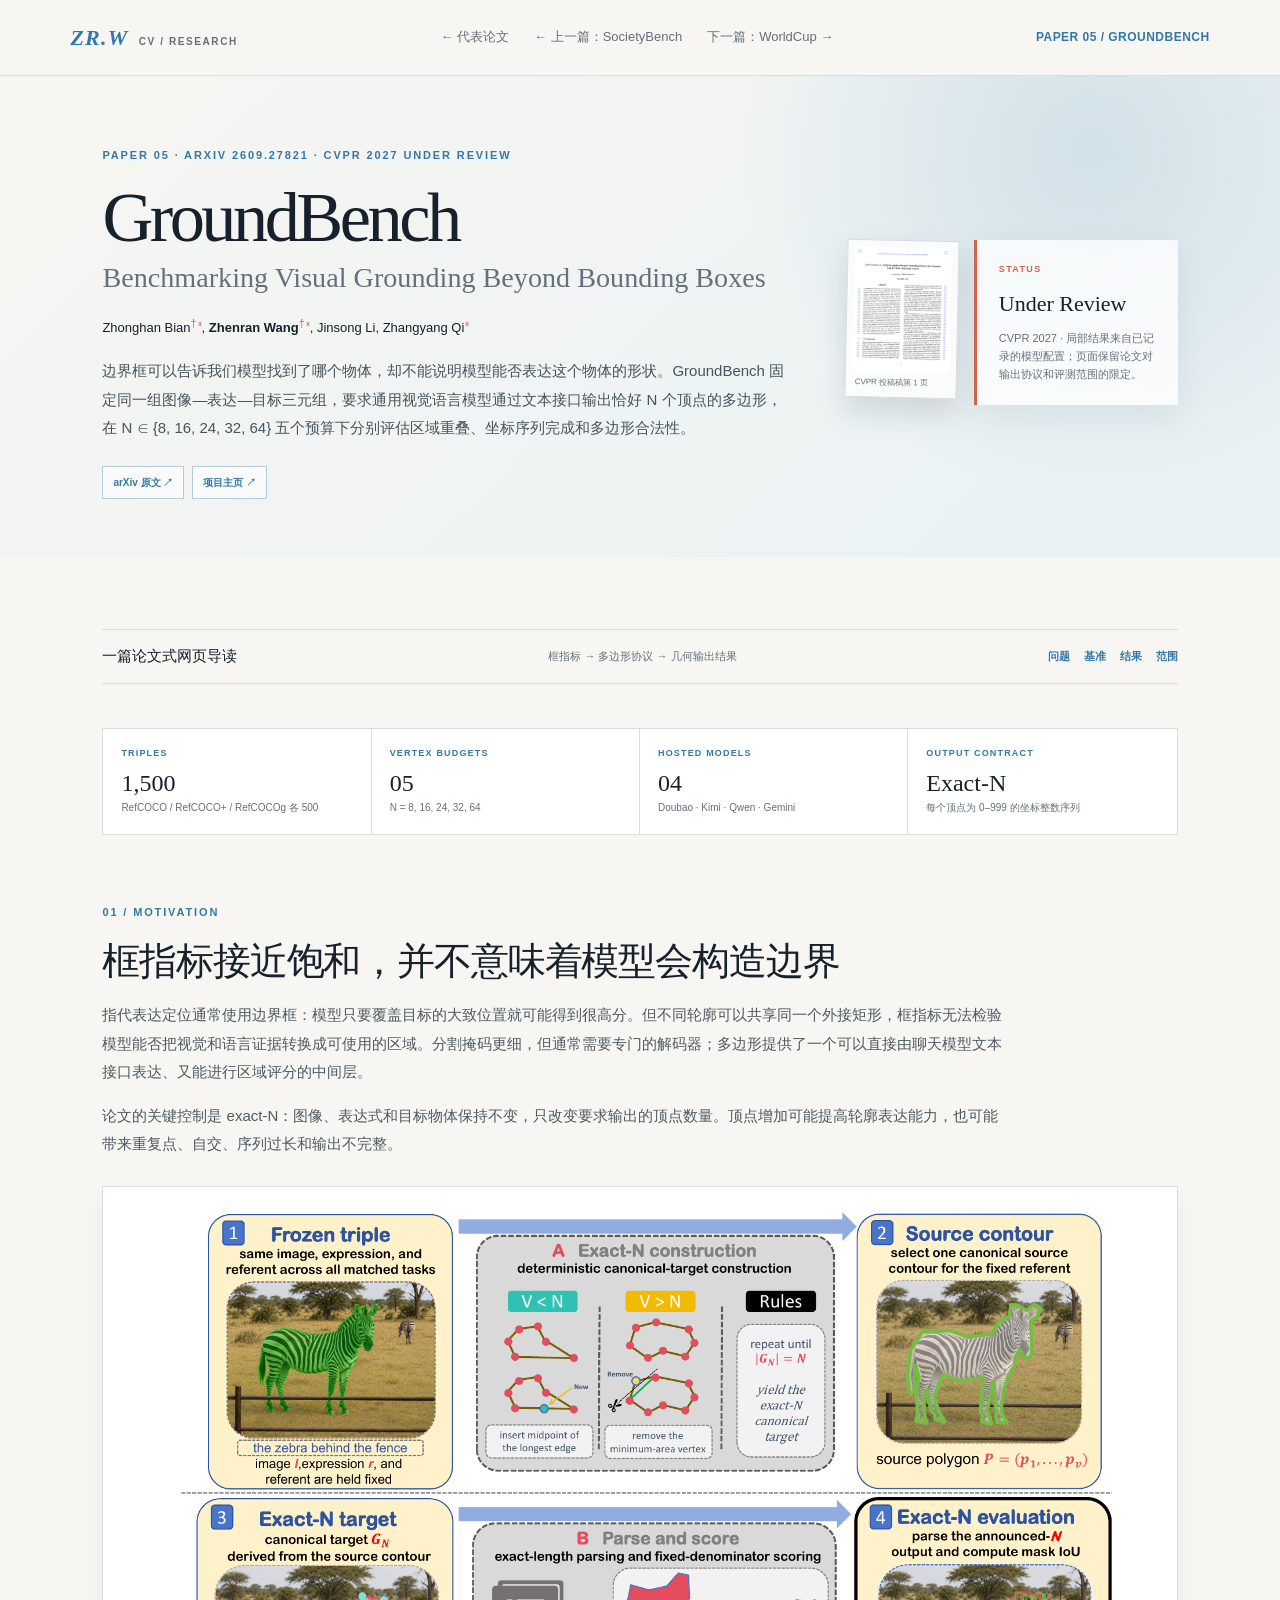
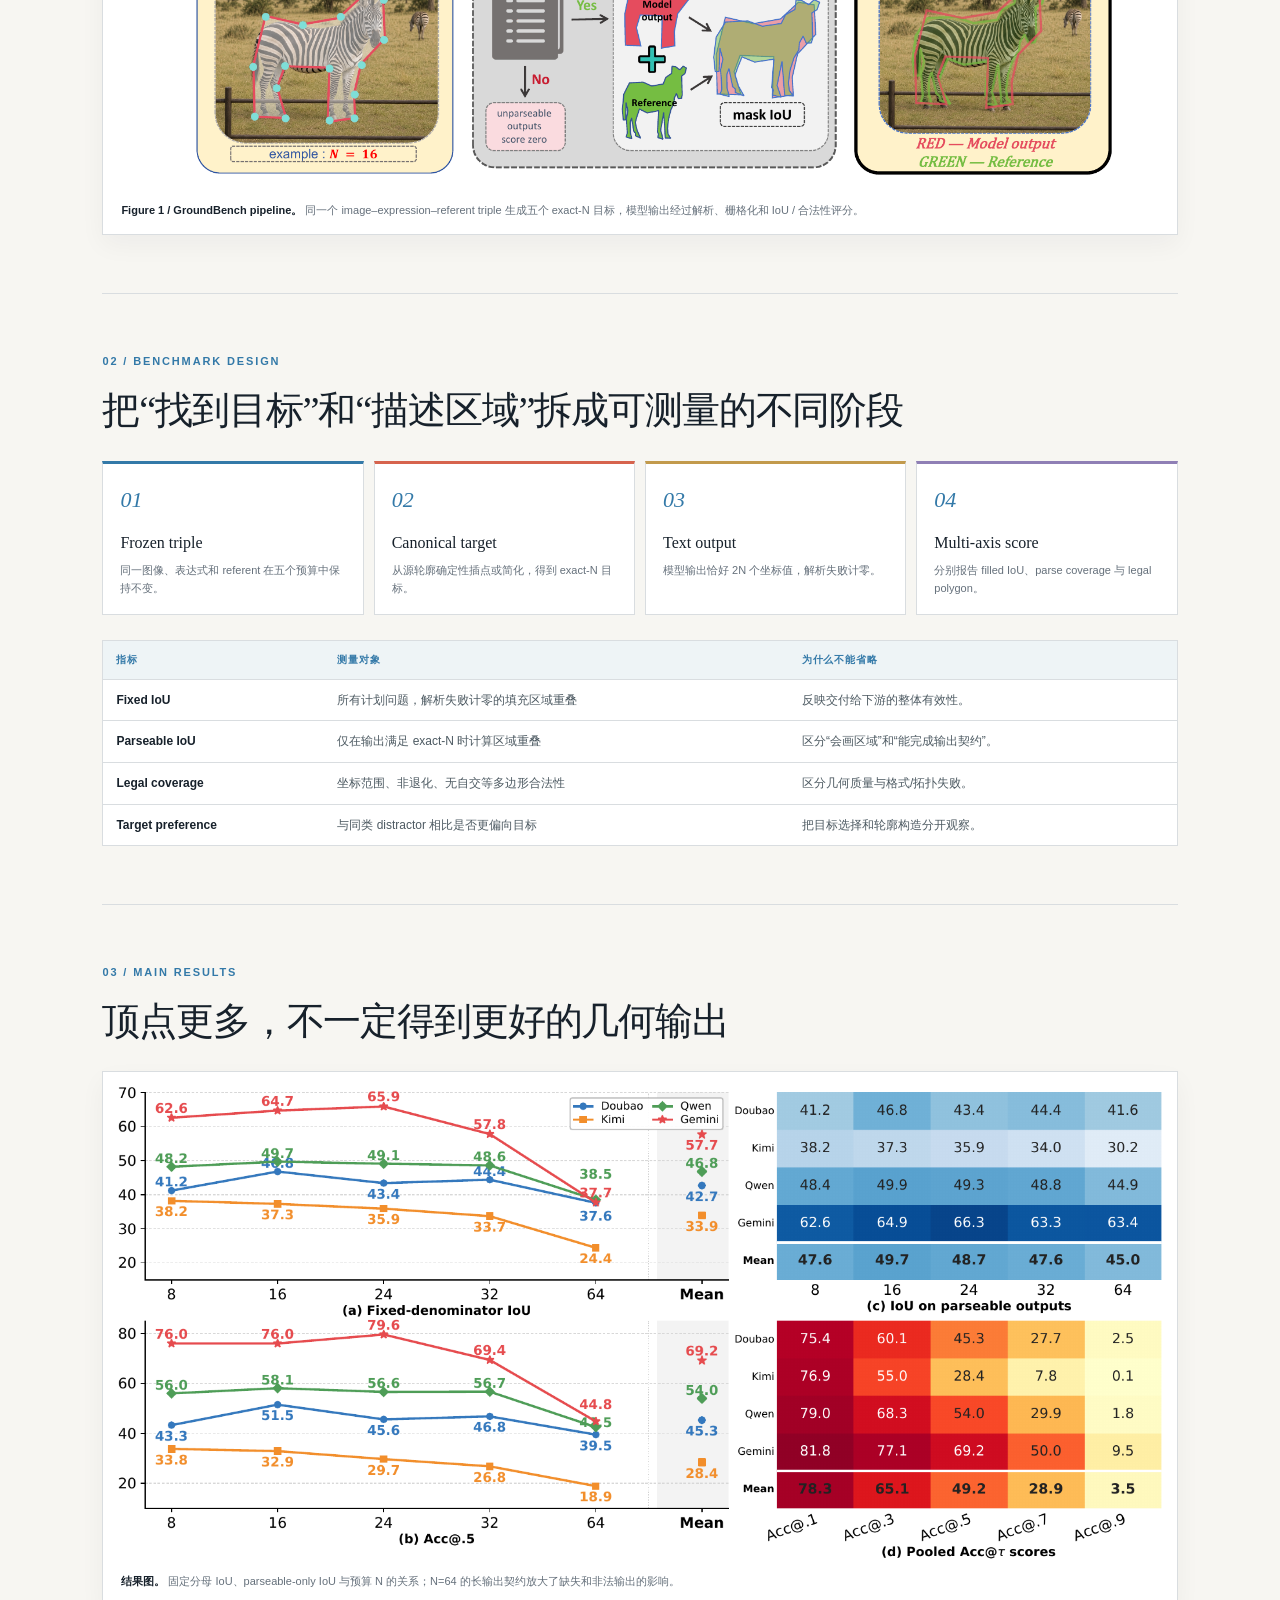
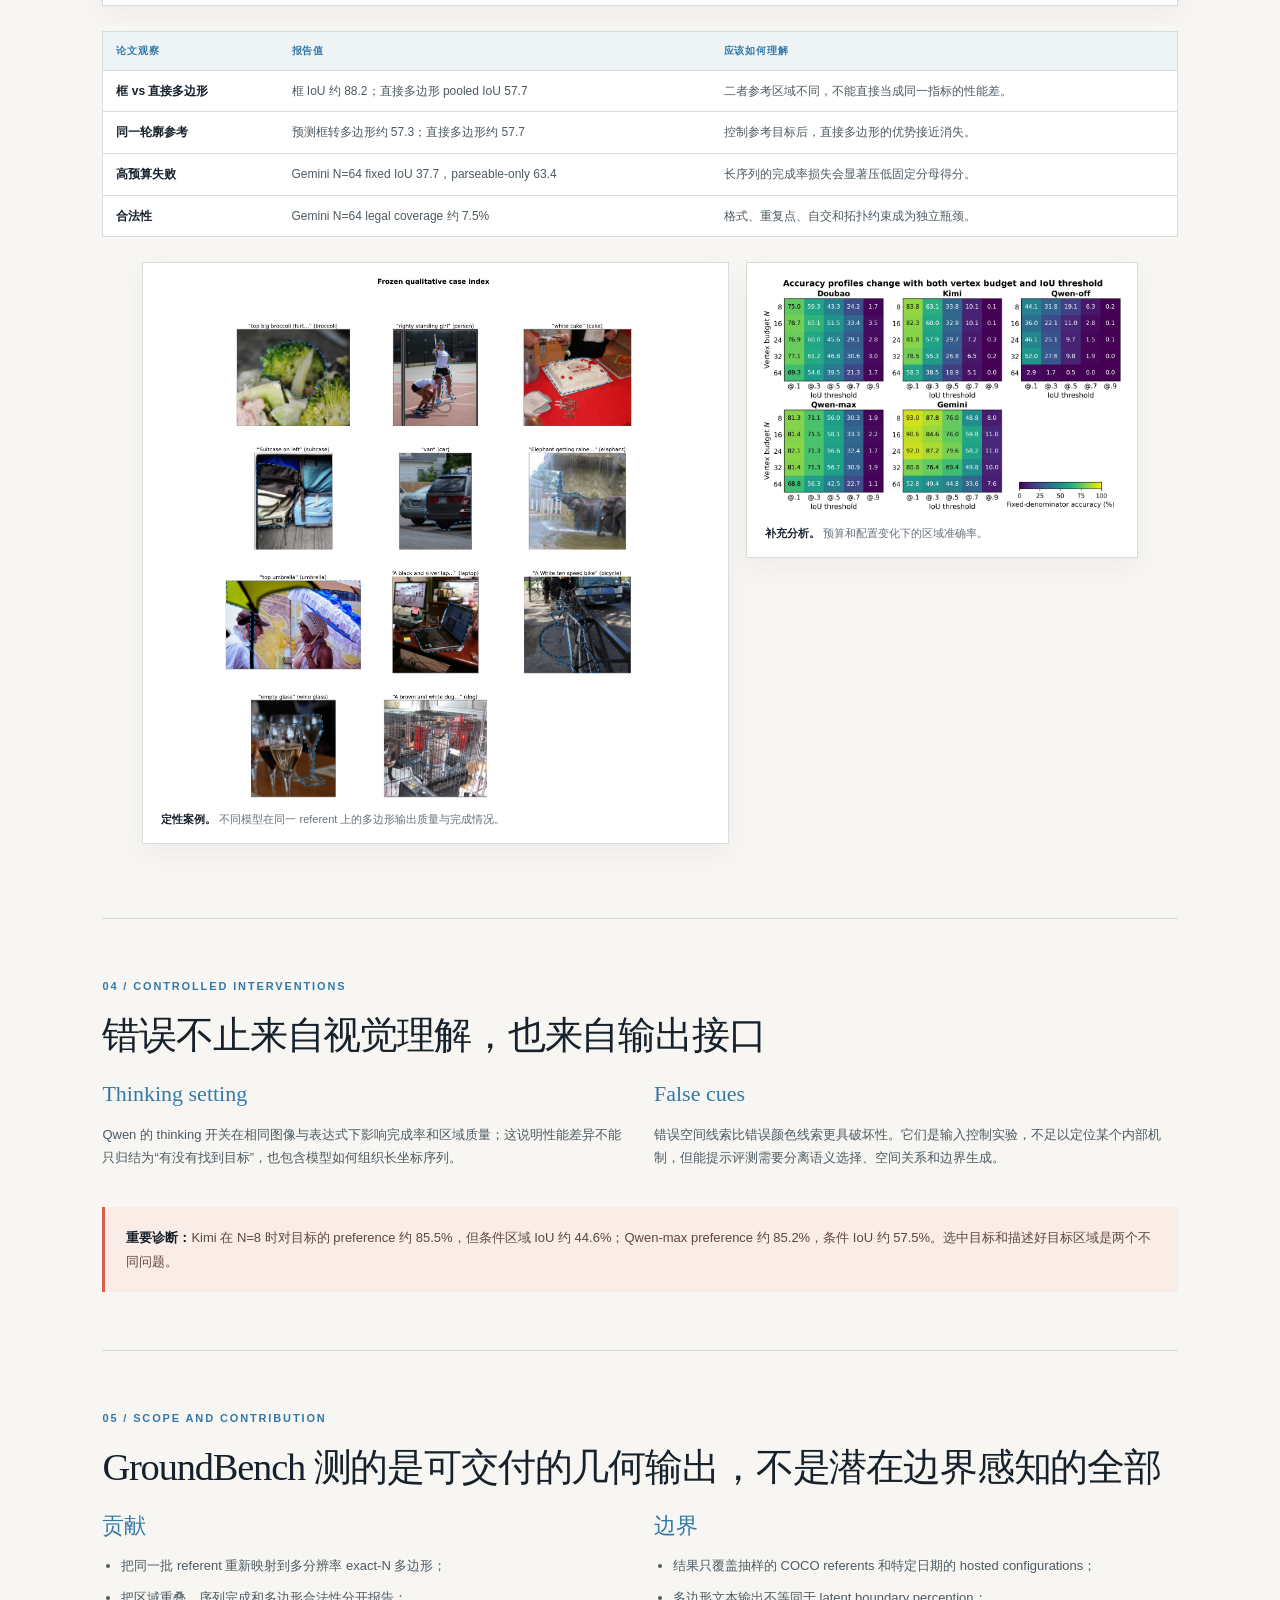
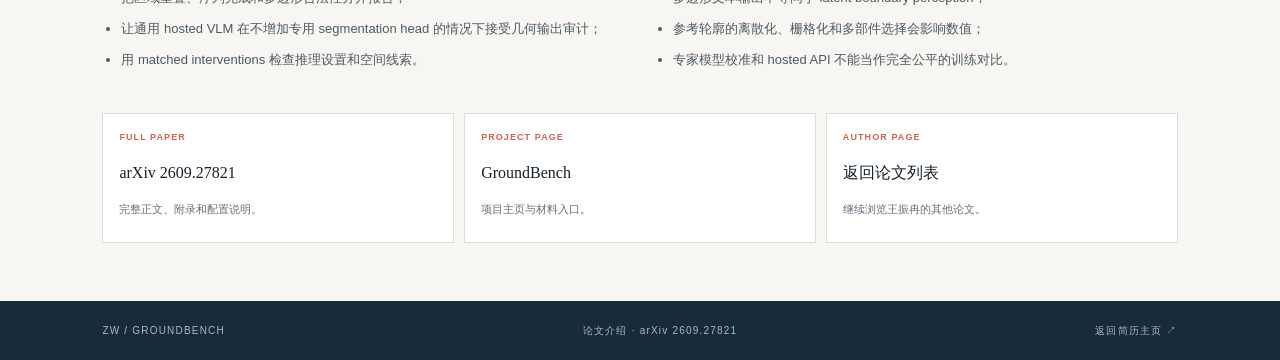
<file: papers/groundbench.html>
<!doctype html>
<html lang="zh-CN">
  <head>
    <meta charset="utf-8" />
    <meta name="viewport" content="width=device-width, initial-scale=1" />
    <meta name="description" content="GroundBench 论文介绍：多分辨率多边形指代揭示视觉语言模型的几何输出鸿沟。" />
    <title>GroundBench · 论文介绍 · 王振冉</title>
    <link rel="stylesheet" href="../styles.css?v=20261031b" />
  </head>
  <body class="paper-page">
    <a class="skip-link" href="#main-content">跳到正文</a>
    <div class="page-shell">
      <header class="research-topbar">
        <a class="brand" href="../index.html"><span>ZR.W</span><small>CV / RESEARCH</small></a>
        <nav class="topnav" aria-label="论文导航"><a href="../index.html#publications">← 代表论文</a><a href="societybench.html">← 上一篇：SocietyBench</a><a href="worldcup.html">下一篇：WorldCup →</a></nav>
        <span class="top-link">PAPER 05 / GROUNDBENCH</span>
      </header>

      <main id="main-content">
        <section class="paper-hero paper-blue">
          <div class="paper-hero-copy">
            <p class="eyebrow">PAPER 05 · ARXIV 2609.27821 · CVPR 2027 UNDER REVIEW</p>
            <h1>GroundBench</h1>
            <h2>Benchmarking Visual Grounding Beyond Bounding Boxes</h2>
            <p class="paper-authors">Zhonghan Bian<sup>†∗</sup>, <b>Zhenran Wang</b><sup>†∗</sup>, Jinsong Li, Zhangyang Qi<sup>∗</sup></p>
            <p class="paper-abstract">边界框可以告诉我们模型找到了哪个物体，却不能说明模型能否表达这个物体的形状。GroundBench 固定同一组图像—表达—目标三元组，要求通用视觉语言模型通过文本接口输出恰好 N 个顶点的多边形，在 N ∈ {8, 16, 24, 32, 64} 五个预算下分别评估区域重叠、坐标序列完成和多边形合法性。</p>
            <div class="paper-linkrow"><a href="https://arxiv.org/abs/2609.27821" target="_blank" rel="noreferrer">arXiv 原文 ↗</a><a href="https://co-minder.github.io/Groundbench" target="_blank" rel="noreferrer">项目主页 ↗</a></div>
          </div>
          <aside class="paper-hero-aside">
            <figure class="paper-cover"><img src="../assets/papers/groundbench/cover.png" alt="GroundBench 论文首页" /><figcaption>CVPR 投稿稿第 1 页</figcaption></figure>
            <div class="paper-status-box"><span>STATUS</span><strong>Under Review</strong><small>CVPR 2027 · 局部结果来自已记录的模型配置；页面保留论文对输出协议和评测范围的限定。</small></div>
          </aside>
        </section>

        <section class="paper-body">
          <div class="paper-linkbar"><strong>一篇论文式网页导读</strong><span>框指标 → 多边形协议 → 几何输出结果</span><nav><a href="#problem">问题</a><a href="#benchmark">基准</a><a href="#results">结果</a><a href="#scope">范围</a></nav></div>

          <div class="paper-kpis">
            <div class="paper-kpi"><span>TRIPLES</span><strong>1,500</strong><small>RefCOCO / RefCOCO+ / RefCOCOg 各 500</small></div>
            <div class="paper-kpi"><span>VERTEX BUDGETS</span><strong>05</strong><small>N = 8, 16, 24, 32, 64</small></div>
            <div class="paper-kpi"><span>HOSTED MODELS</span><strong>04</strong><small>Doubao · Kimi · Qwen · Gemini</small></div>
            <div class="paper-kpi"><span>OUTPUT CONTRACT</span><strong>Exact-N</strong><small>每个顶点为 0–999 的坐标整数序列</small></div>
          </div>

          <article class="paper-section-block" id="problem">
            <p class="mini-kicker">01 / MOTIVATION</p>
            <h3>框指标接近饱和，并不意味着模型会构造边界</h3>
            <p>指代表达定位通常使用边界框：模型只要覆盖目标的大致位置就可能得到很高分。但不同轮廓可以共享同一个外接矩形，框指标无法检验模型能否把视觉和语言证据转换成可使用的区域。分割掩码更细，但通常需要专门的解码器；多边形提供了一个可以直接由聊天模型文本接口表达、又能进行区域评分的中间层。</p>
            <p>论文的关键控制是 exact-N：图像、表达式和目标物体保持不变，只改变要求输出的顶点数量。顶点增加可能提高轮廓表达能力，也可能带来重复点、自交、序列过长和输出不完整。</p>
            <figure class="paper-figure"><img src="../assets/papers/groundbench/pipeline.png" alt="GroundBench exact-N 多边形构造与评测流程图" /><figcaption><b>Figure 1 / GroundBench pipeline。</b> 同一个 image–expression–referent triple 生成五个 exact-N 目标，模型输出经过解析、栅格化和 IoU / 合法性评分。</figcaption></figure>
          </article>

          <article class="paper-section-block" id="benchmark">
            <p class="mini-kicker">02 / BENCHMARK DESIGN</p>
            <h3>把“找到目标”和“描述区域”拆成可测量的不同阶段</h3>
            <div class="paper-step-grid">
              <div class="paper-step-card"><span>01</span><strong>Frozen triple</strong><p>同一图像、表达式和 referent 在五个预算中保持不变。</p></div>
              <div class="paper-step-card"><span>02</span><strong>Canonical target</strong><p>从源轮廓确定性插点或简化，得到 exact-N 目标。</p></div>
              <div class="paper-step-card"><span>03</span><strong>Text output</strong><p>模型输出恰好 2N 个坐标值，解析失败计零。</p></div>
              <div class="paper-step-card"><span>04</span><strong>Multi-axis score</strong><p>分别报告 filled IoU、parse coverage 与 legal polygon。</p></div>
            </div>
            <div class="paper-table-wrap"><table class="paper-table"><thead><tr><th>指标</th><th>测量对象</th><th>为什么不能省略</th></tr></thead><tbody><tr><td>Fixed IoU</td><td>所有计划问题，解析失败计零的填充区域重叠</td><td>反映交付给下游的整体有效性。</td></tr><tr><td>Parseable IoU</td><td>仅在输出满足 exact-N 时计算区域重叠</td><td>区分“会画区域”和“能完成输出契约”。</td></tr><tr><td>Legal coverage</td><td>坐标范围、非退化、无自交等多边形合法性</td><td>区分几何质量与格式/拓扑失败。</td></tr><tr><td>Target preference</td><td>与同类 distractor 相比是否更偏向目标</td><td>把目标选择和轮廓构造分开观察。</td></tr></tbody></table></div>
          </article>

          <article class="paper-section-block" id="results">
            <p class="mini-kicker">03 / MAIN RESULTS</p>
            <h3>顶点更多，不一定得到更好的几何输出</h3>
            <figure class="paper-figure"><img src="../assets/papers/groundbench/budget-results.png" alt="GroundBench 五种顶点预算结果图" /><figcaption><b>结果图。</b> 固定分母 IoU、parseable-only IoU 与预算 N 的关系；N=64 的长输出契约放大了缺失和非法输出的影响。</figcaption></figure>
            <div class="paper-table-wrap"><table class="paper-table"><thead><tr><th>论文观察</th><th>报告值</th><th>应该如何理解</th></tr></thead><tbody><tr><td>框 vs 直接多边形</td><td>框 IoU 约 88.2；直接多边形 pooled IoU 57.7</td><td>二者参考区域不同，不能直接当成同一指标的性能差。</td></tr><tr><td>同一轮廓参考</td><td>预测框转多边形约 57.3；直接多边形约 57.7</td><td>控制参考目标后，直接多边形的优势接近消失。</td></tr><tr><td>高预算失败</td><td>Gemini N=64 fixed IoU 37.7，parseable-only 63.4</td><td>长序列的完成率损失会显著压低固定分母得分。</td></tr><tr><td>合法性</td><td>Gemini N=64 legal coverage 约 7.5%</td><td>格式、重复点、自交和拓扑约束成为独立瓶颈。</td></tr></tbody></table></div>
            <figure class="paper-figure-grid" style="margin-top:25px"><figure class="paper-figure"><img src="../assets/papers/groundbench/qualitative-overview.jpg" alt="GroundBench 定性结果总览" /><figcaption><b>定性案例。</b> 不同模型在同一 referent 上的多边形输出质量与完成情况。</figcaption></figure><figure class="paper-figure"><img src="../assets/papers/groundbench/accuracy-surface.png" alt="GroundBench 几何准确率表面图" /><figcaption><b>补充分析。</b> 预算和配置变化下的区域准确率。</figcaption></figure></figure>
          </article>

          <article class="paper-section-block">
            <p class="mini-kicker">04 / CONTROLLED INTERVENTIONS</p>
            <h3>错误不止来自视觉理解，也来自输出接口</h3>
            <div class="paper-split"><article><h4>Thinking setting</h4><p>Qwen 的 thinking 开关在相同图像与表达式下影响完成率和区域质量；这说明性能差异不能只归结为“有没有找到目标”，也包含模型如何组织长坐标序列。</p></article><article><h4>False cues</h4><p>错误空间线索比错误颜色线索更具破坏性。它们是输入控制实验，不足以定位某个内部机制，但能提示评测需要分离语义选择、空间关系和边界生成。</p></article></div>
            <div class="paper-callout"><strong>重要诊断：</strong>Kimi 在 N=8 时对目标的 preference 约 85.5%，但条件区域 IoU 约 44.6%；Qwen-max preference 约 85.2%，条件 IoU 约 57.5%。选中目标和描述好目标区域是两个不同问题。</div>
          </article>

          <article class="paper-section-block" id="scope">
            <p class="mini-kicker">05 / SCOPE AND CONTRIBUTION</p>
            <h3>GroundBench 测的是可交付的几何输出，不是潜在边界感知的全部</h3>
            <div class="paper-split"><article><h4>贡献</h4><ul><li>把同一批 referent 重新映射到多分辨率 exact-N 多边形；</li><li>把区域重叠、序列完成和多边形合法性分开报告；</li><li>让通用 hosted VLM 在不增加专用 segmentation head 的情况下接受几何输出审计；</li><li>用 matched interventions 检查推理设置和空间线索。</li></ul></article><article><h4>边界</h4><ul><li>结果只覆盖抽样的 COCO referents 和特定日期的 hosted configurations；</li><li>多边形文本输出不等同于 latent boundary perception；</li><li>参考轮廓的离散化、栅格化和多部件选择会影响数值；</li><li>专家模型校准和 hosted API 不能当作完全公平的训练对比。</li></ul></article></div>
            <div class="paper-sources"><a class="paper-source-card" href="https://arxiv.org/abs/2609.27821" target="_blank" rel="noreferrer"><span>FULL PAPER</span><strong>arXiv 2609.27821</strong><small>完整正文、附录和配置说明。</small></a><a class="paper-source-card" href="https://co-minder.github.io/Groundbench" target="_blank" rel="noreferrer"><span>PROJECT PAGE</span><strong>GroundBench</strong><small>项目主页与材料入口。</small></a><a class="paper-source-card" href="../index.html#publications"><span>AUTHOR PAGE</span><strong>返回论文列表</strong><small>继续浏览王振冉的其他论文。</small></a></div>
          </article>
        </section>
      </main>

      <footer class="footer"><span>ZW / GROUNDBENCH</span><span>论文介绍 · arXiv 2609.27821</span><a href="../index.html" style="color:#a9bac3">返回简历主页 ↗</a></footer>
    </div>
  </body>
</html>
</file>
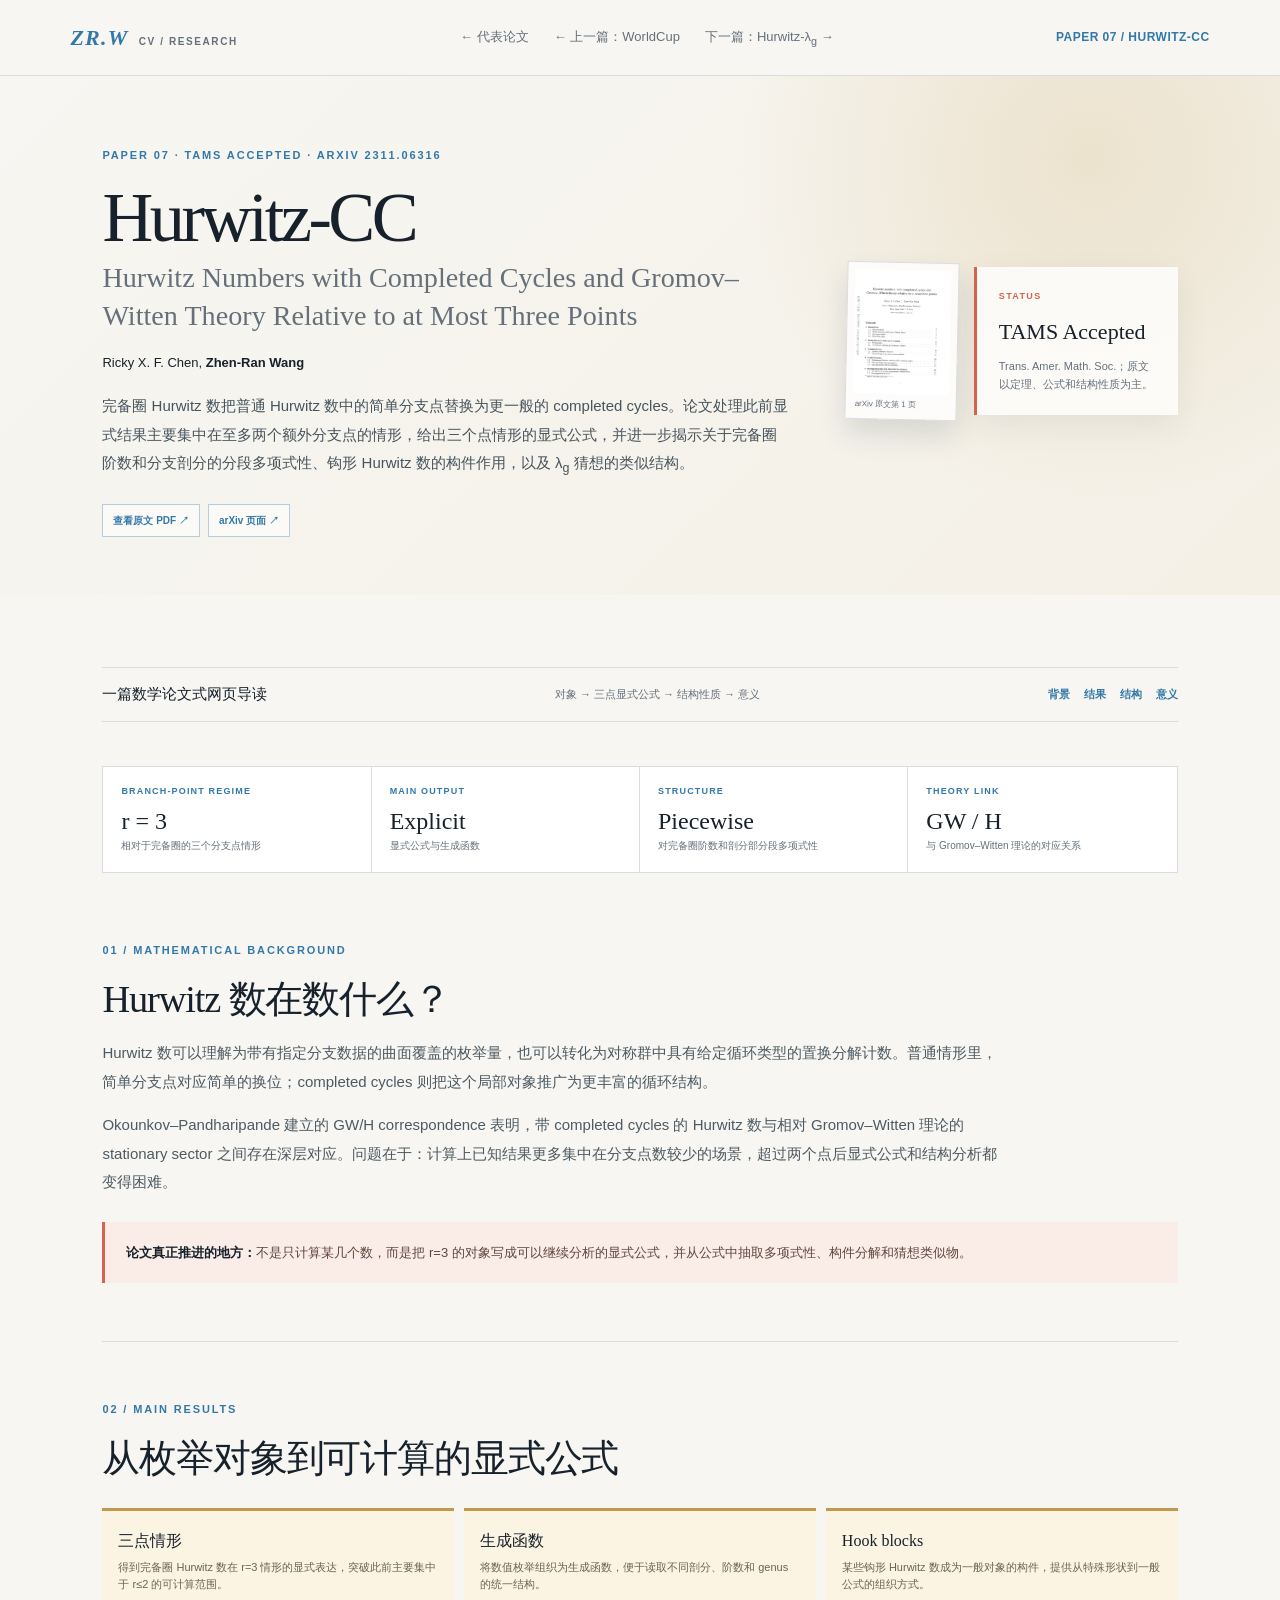
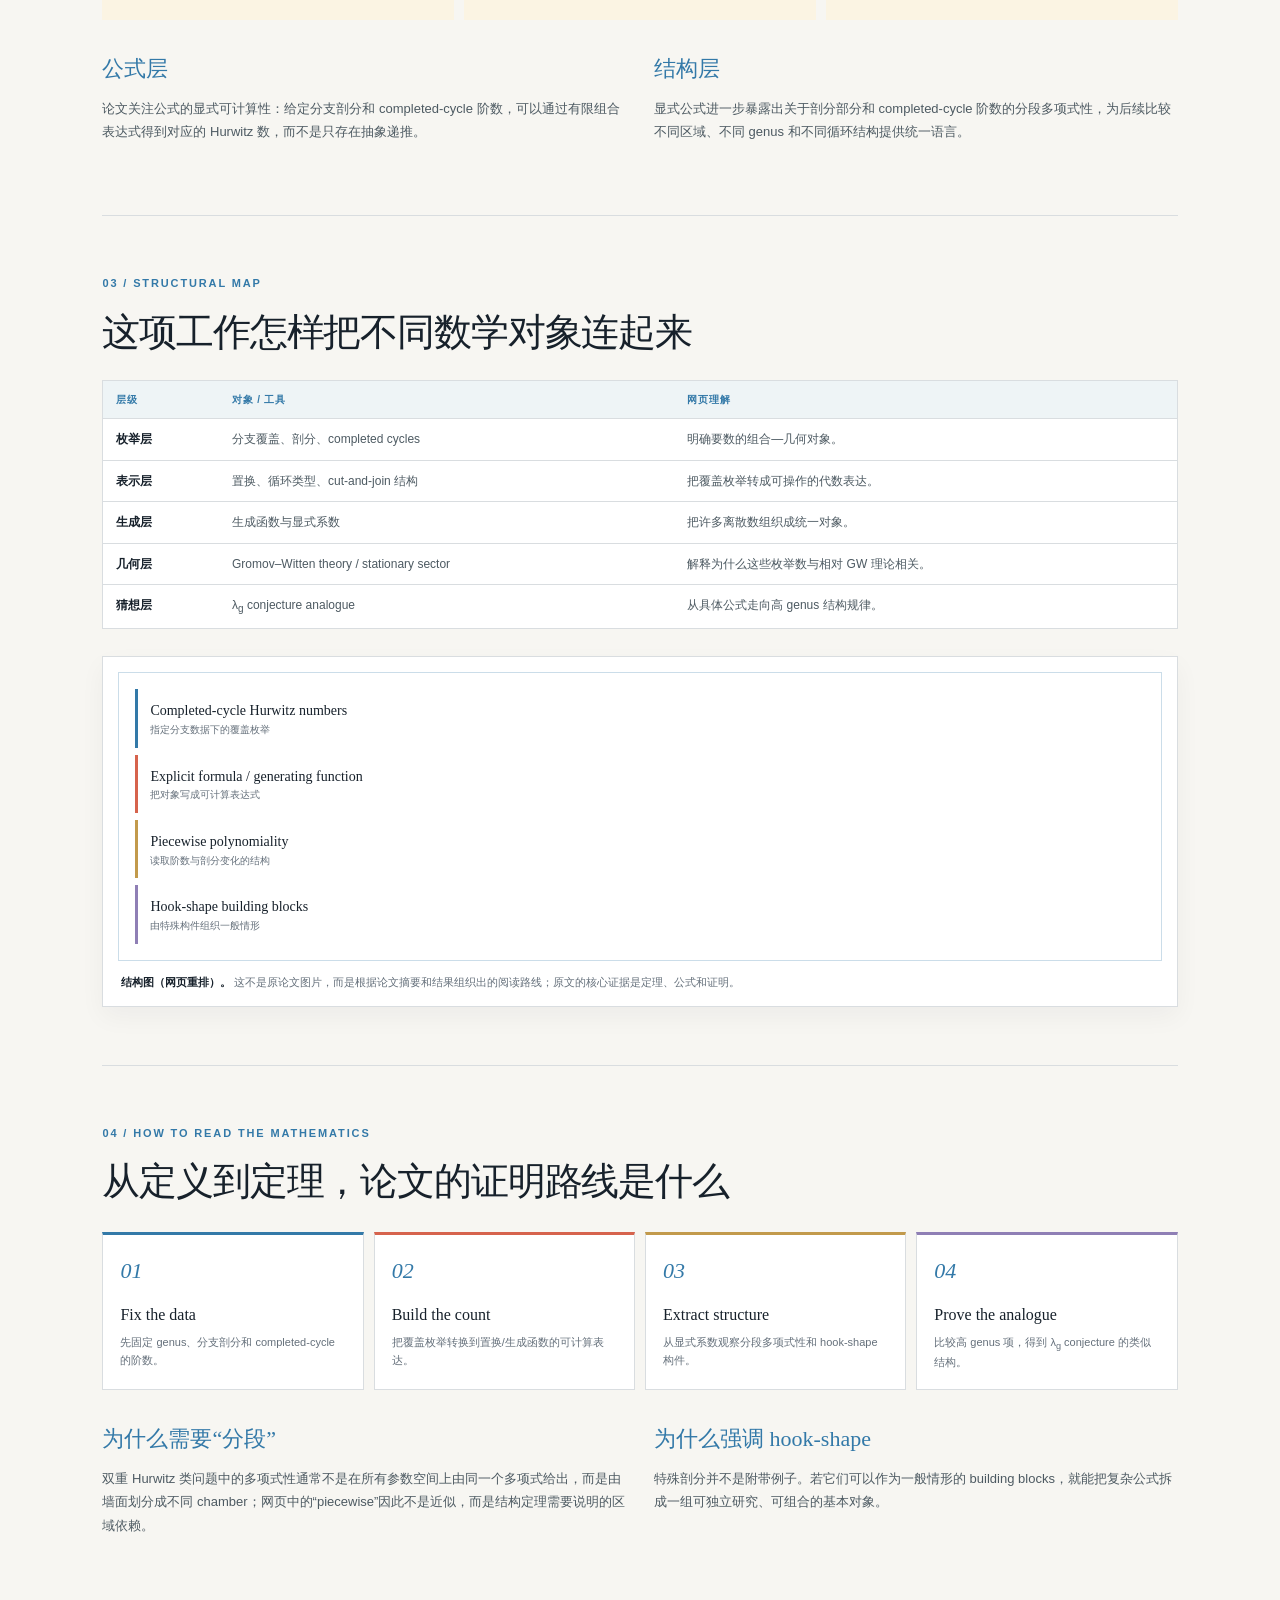
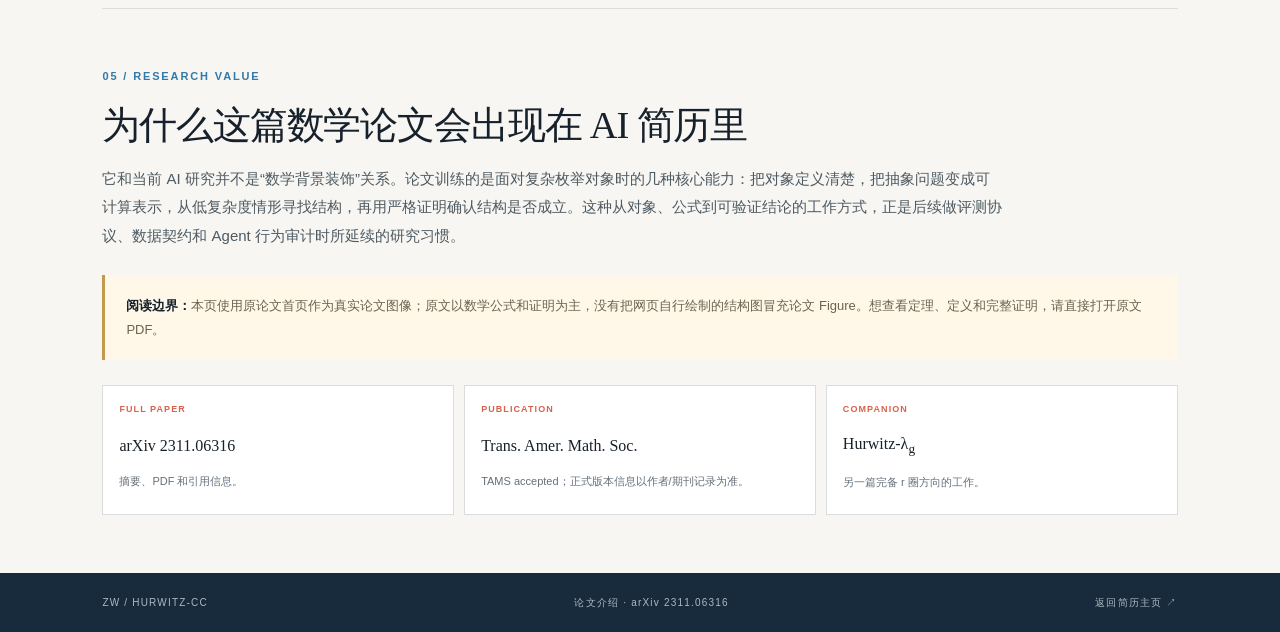
<file: papers/hurwitz-cc.html>
<!doctype html>
<html lang="zh-CN">
  <head>
    <meta charset="utf-8" />
    <meta name="viewport" content="width=device-width, initial-scale=1" />
    <meta name="description" content="Hurwitz numbers with completed cycles and Gromov–Witten theory 论文介绍。" />
    <title>Hurwitz-CC · 论文介绍 · 王振冉</title>
    <link rel="stylesheet" href="../styles.css?v=20261031b" />
  </head>
  <body class="paper-page">
    <a class="skip-link" href="#main-content">跳到正文</a>
    <div class="page-shell">
      <header class="research-topbar">
        <a class="brand" href="../index.html"><span>ZR.W</span><small>CV / RESEARCH</small></a>
        <nav class="topnav" aria-label="论文导航"><a href="../index.html#publications">← 代表论文</a><a href="worldcup.html">← 上一篇：WorldCup</a><a href="hurwitz-lambda.html">下一篇：Hurwitz-λ<sub>g</sub> →</a></nav>
        <span class="top-link">PAPER 07 / HURWITZ-CC</span>
      </header>

      <main id="main-content">
        <section class="paper-hero paper-math">
          <div class="paper-hero-copy">
            <p class="eyebrow">PAPER 07 · TAMS ACCEPTED · ARXIV 2311.06316</p>
            <h1>Hurwitz-CC</h1>
            <h2>Hurwitz Numbers with Completed Cycles and Gromov–Witten Theory Relative to at Most Three Points</h2>
            <p class="paper-authors">Ricky X. F. Chen, <b>Zhen-Ran Wang</b></p>
            <p class="paper-abstract">完备圈 Hurwitz 数把普通 Hurwitz 数中的简单分支点替换为更一般的 completed cycles。论文处理此前显式结果主要集中在至多两个额外分支点的情形，给出三个点情形的显式公式，并进一步揭示关于完备圈阶数和分支剖分的分段多项式性、钩形 Hurwitz 数的构件作用，以及 λ<sub>g</sub> 猜想的类似结构。</p>
            <div class="paper-linkrow"><a href="../assets/papers/hurwitz-cc/paper.pdf" target="_blank">查看原文 PDF ↗</a><a href="https://arxiv.org/abs/2311.06316" target="_blank" rel="noreferrer">arXiv 页面 ↗</a></div>
          </div>
          <aside class="paper-hero-aside">
            <figure class="paper-cover"><img src="../assets/papers/hurwitz-cc/cover.png" alt="Hurwitz-CC 原论文首页" /><figcaption>arXiv 原文第 1 页</figcaption></figure>
            <div class="paper-status-box"><span>STATUS</span><strong>TAMS Accepted</strong><small>Trans. Amer. Math. Soc.；原文以定理、公式和结构性质为主。</small></div>
          </aside>
        </section>

        <section class="paper-body">
          <div class="paper-linkbar"><strong>一篇数学论文式网页导读</strong><span>对象 → 三点显式公式 → 结构性质 → 意义</span><nav><a href="#background">背景</a><a href="#results">结果</a><a href="#structure">结构</a><a href="#value">意义</a></nav></div>

          <div class="paper-kpis">
            <div class="paper-kpi"><span>BRANCH-POINT REGIME</span><strong>r = 3</strong><small>相对于完备圈的三个分支点情形</small></div>
            <div class="paper-kpi"><span>MAIN OUTPUT</span><strong>Explicit</strong><small>显式公式与生成函数</small></div>
            <div class="paper-kpi"><span>STRUCTURE</span><strong>Piecewise</strong><small>对完备圈阶数和剖分部分段多项式性</small></div>
            <div class="paper-kpi"><span>THEORY LINK</span><strong>GW / H</strong><small>与 Gromov–Witten 理论的对应关系</small></div>
          </div>

          <article class="paper-section-block" id="background">
            <p class="mini-kicker">01 / MATHEMATICAL BACKGROUND</p>
            <h3>Hurwitz 数在数什么？</h3>
            <p>Hurwitz 数可以理解为带有指定分支数据的曲面覆盖的枚举量，也可以转化为对称群中具有给定循环类型的置换分解计数。普通情形里，简单分支点对应简单的换位；completed cycles 则把这个局部对象推广为更丰富的循环结构。</p>
            <p>Okounkov–Pandharipande 建立的 GW/H correspondence 表明，带 completed cycles 的 Hurwitz 数与相对 Gromov–Witten 理论的 stationary sector 之间存在深层对应。问题在于：计算上已知结果更多集中在分支点数较少的场景，超过两个点后显式公式和结构分析都变得困难。</p>
            <div class="paper-callout"><strong>论文真正推进的地方：</strong>不是只计算某几个数，而是把 r=3 的对象写成可以继续分析的显式公式，并从公式中抽取多项式性、构件分解和猜想类似物。</div>
          </article>

          <article class="paper-section-block" id="results">
            <p class="mini-kicker">02 / MAIN RESULTS</p>
            <h3>从枚举对象到可计算的显式公式</h3>
            <div class="math-result-grid"><div class="math-result"><strong>三点情形</strong><p>得到完备圈 Hurwitz 数在 r=3 情形的显式表达，突破此前主要集中于 r≤2 的可计算范围。</p></div><div class="math-result"><strong>生成函数</strong><p>将数值枚举组织为生成函数，便于读取不同剖分、阶数和 genus 的统一结构。</p></div><div class="math-result"><strong>Hook blocks</strong><p>某些钩形 Hurwitz 数成为一般对象的构件，提供从特殊形状到一般公式的组织方式。</p></div></div>
            <div class="paper-split" style="margin-top:30px"><article><h4>公式层</h4><p>论文关注公式的显式可计算性：给定分支剖分和 completed-cycle 阶数，可以通过有限组合表达式得到对应的 Hurwitz 数，而不是只存在抽象递推。</p></article><article><h4>结构层</h4><p>显式公式进一步暴露出关于剖分部分和 completed-cycle 阶数的分段多项式性，为后续比较不同区域、不同 genus 和不同循环结构提供统一语言。</p></article></div>
          </article>

          <article class="paper-section-block" id="structure">
            <p class="mini-kicker">03 / STRUCTURAL MAP</p>
            <h3>这项工作怎样把不同数学对象连起来</h3>
            <div class="paper-table-wrap"><table class="paper-table"><thead><tr><th>层级</th><th>对象 / 工具</th><th>网页理解</th></tr></thead><tbody><tr><td>枚举层</td><td>分支覆盖、剖分、completed cycles</td><td>明确要数的组合—几何对象。</td></tr><tr><td>表示层</td><td>置换、循环类型、cut-and-join 结构</td><td>把覆盖枚举转成可操作的代数表达。</td></tr><tr><td>生成层</td><td>生成函数与显式系数</td><td>把许多离散数组织成统一对象。</td></tr><tr><td>几何层</td><td>Gromov–Witten theory / stationary sector</td><td>解释为什么这些枚举数与相对 GW 理论相关。</td></tr><tr><td>猜想层</td><td>λ<sub>g</sub> conjecture analogue</td><td>从具体公式走向高 genus 结构规律。</td></tr></tbody></table></div>
            <figure class="paper-figure"><div class="paper-architecture-mini"><div>Completed-cycle Hurwitz numbers<small>指定分支数据下的覆盖枚举</small></div><div>Explicit formula / generating function<small>把对象写成可计算表达式</small></div><div>Piecewise polynomiality<small>读取阶数与剖分变化的结构</small></div><div>Hook-shape building blocks<small>由特殊构件组织一般情形</small></div></div><figcaption><b>结构图（网页重排）。</b> 这不是原论文图片，而是根据论文摘要和结果组织出的阅读路线；原文的核心证据是定理、公式和证明。</figcaption></figure>
          </article>

          <article class="paper-section-block">
            <p class="mini-kicker">04 / HOW TO READ THE MATHEMATICS</p>
            <h3>从定义到定理，论文的证明路线是什么</h3>
            <div class="paper-step-grid"><div class="paper-step-card"><span>01</span><strong>Fix the data</strong><p>先固定 genus、分支剖分和 completed-cycle 的阶数。</p></div><div class="paper-step-card"><span>02</span><strong>Build the count</strong><p>把覆盖枚举转换到置换/生成函数的可计算表达。</p></div><div class="paper-step-card"><span>03</span><strong>Extract structure</strong><p>从显式系数观察分段多项式性和 hook-shape 构件。</p></div><div class="paper-step-card"><span>04</span><strong>Prove the analogue</strong><p>比较高 genus 项，得到 λ<sub>g</sub> conjecture 的类似结构。</p></div></div>
            <div class="paper-split" style="margin-top:30px"><article><h4>为什么需要“分段”</h4><p>双重 Hurwitz 类问题中的多项式性通常不是在所有参数空间上由同一个多项式给出，而是由墙面划分成不同 chamber；网页中的“piecewise”因此不是近似，而是结构定理需要说明的区域依赖。</p></article><article><h4>为什么强调 hook-shape</h4><p>特殊剖分并不是附带例子。若它们可以作为一般情形的 building blocks，就能把复杂公式拆成一组可独立研究、可组合的基本对象。</p></article></div>
          </article>

          <article class="paper-section-block" id="value">
            <p class="mini-kicker">05 / RESEARCH VALUE</p>
            <h3>为什么这篇数学论文会出现在 AI 简历里</h3>
            <p>它和当前 AI 研究并不是“数学背景装饰”关系。论文训练的是面对复杂枚举对象时的几种核心能力：把对象定义清楚，把抽象问题变成可计算表示，从低复杂度情形寻找结构，再用严格证明确认结构是否成立。这种从对象、公式到可验证结论的工作方式，正是后续做评测协议、数据契约和 Agent 行为审计时所延续的研究习惯。</p>
            <div class="paper-boundary"><strong>阅读边界：</strong>本页使用原论文首页作为真实论文图像；原文以数学公式和证明为主，没有把网页自行绘制的结构图冒充论文 Figure。想查看定理、定义和完整证明，请直接打开原文 PDF。</div>
            <div class="paper-sources"><a class="paper-source-card" href="https://arxiv.org/abs/2311.06316" target="_blank" rel="noreferrer"><span>FULL PAPER</span><strong>arXiv 2311.06316</strong><small>摘要、PDF 和引用信息。</small></a><div class="paper-source-card"><span>PUBLICATION</span><strong>Trans. Amer. Math. Soc.</strong><small>TAMS accepted；正式版本信息以作者/期刊记录为准。</small></div><a class="paper-source-card" href="hurwitz-lambda.html"><span>COMPANION</span><strong>Hurwitz-λ<sub>g</sub></strong><small>另一篇完备 r 圈方向的工作。</small></a></div>
          </article>
        </section>
      </main>

      <footer class="footer"><span>ZW / HURWITZ-CC</span><span>论文介绍 · arXiv 2311.06316</span><a href="../index.html" style="color:#a9bac3">返回简历主页 ↗</a></footer>
    </div>
  </body>
</html>
</file>
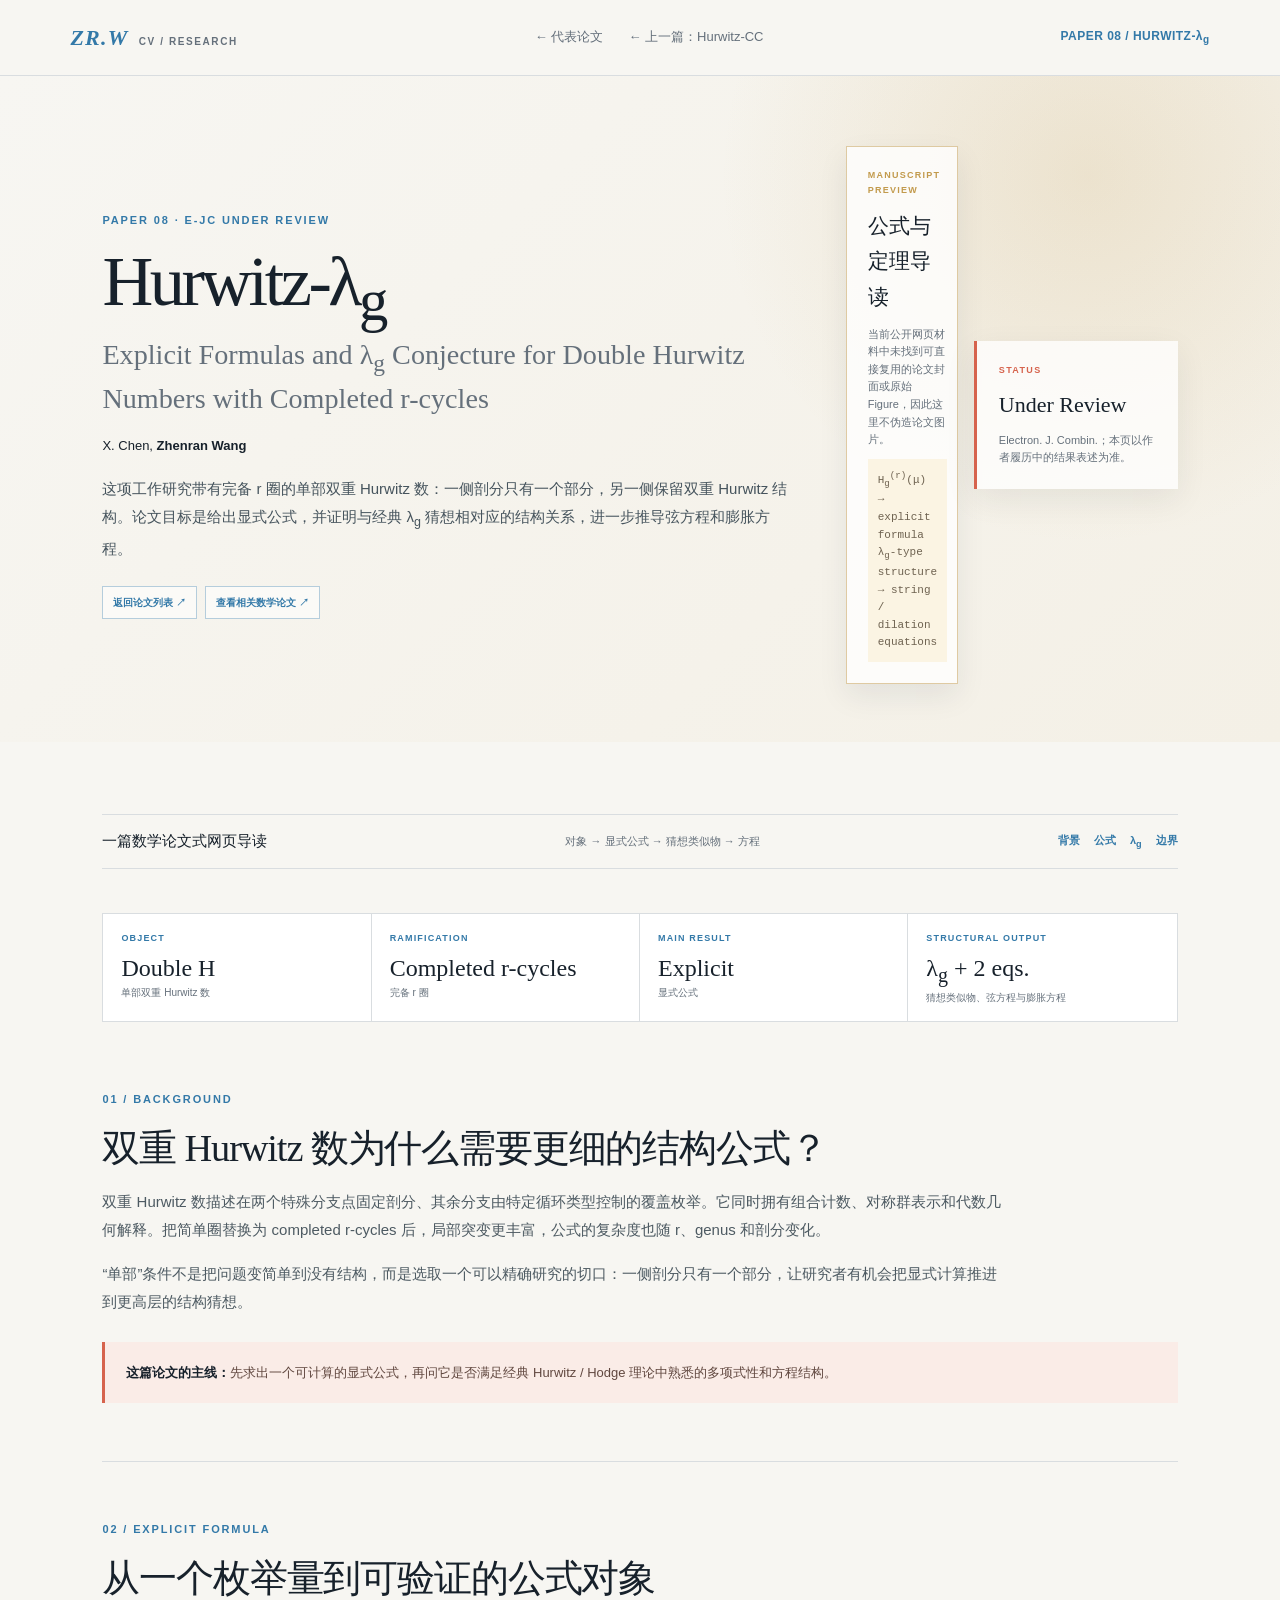
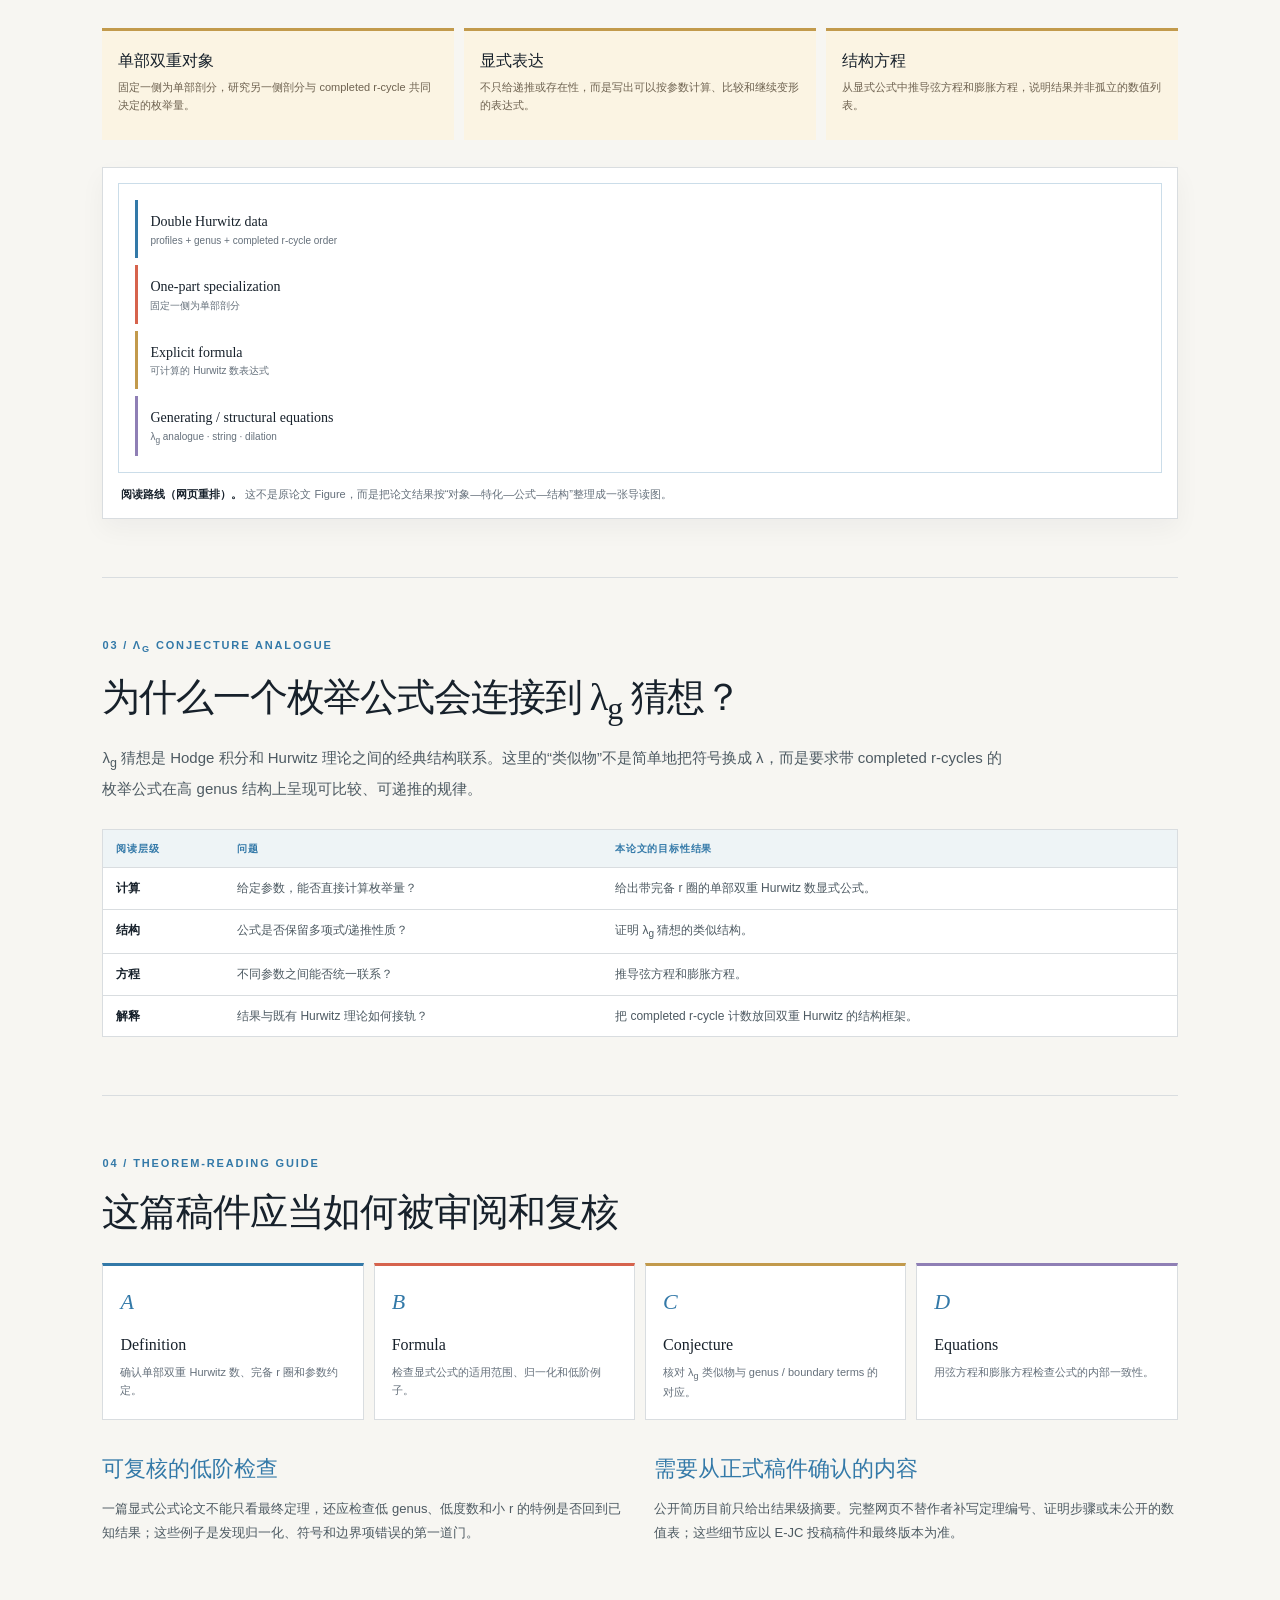
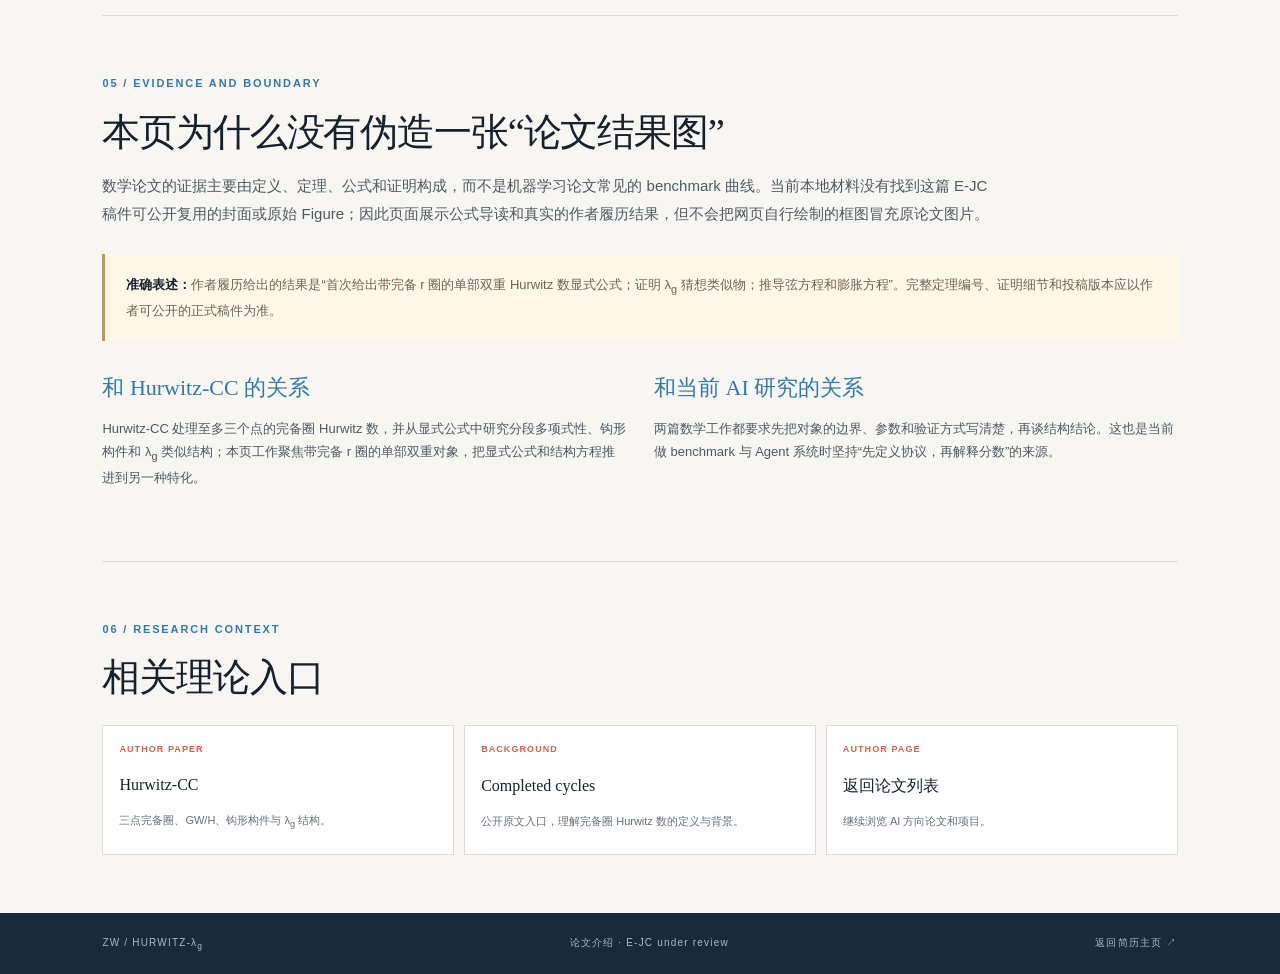
<file: papers/hurwitz-lambda.html>
<!doctype html>
<html lang="zh-CN">
  <head>
    <meta charset="utf-8" />
    <meta name="viewport" content="width=device-width, initial-scale=1" />
    <meta name="description" content="Hurwitz-λg：带完备 r 圈的双重 Hurwitz 数显式公式与 λg 猜想类似物。" />
    <title>Hurwitz-λg · 论文介绍 · 王振冉</title>
    <link rel="stylesheet" href="../styles.css?v=20261031b" />
  </head>
  <body class="paper-page">
    <a class="skip-link" href="#main-content">跳到正文</a>
    <div class="page-shell">
      <header class="research-topbar">
        <a class="brand" href="../index.html"><span>ZR.W</span><small>CV / RESEARCH</small></a>
        <nav class="topnav" aria-label="论文导航"><a href="../index.html#publications">← 代表论文</a><a href="hurwitz-cc.html">← 上一篇：Hurwitz-CC</a></nav>
        <span class="top-link">PAPER 08 / HURWITZ-λ<sub>g</sub></span>
      </header>

      <main id="main-content">
        <section class="paper-hero paper-math">
          <div class="paper-hero-copy">
            <p class="eyebrow">PAPER 08 · E-JC UNDER REVIEW</p>
            <h1>Hurwitz-λ<sub>g</sub></h1>
            <h2>Explicit Formulas and λ<sub>g</sub> Conjecture for Double Hurwitz Numbers with Completed r-cycles</h2>
            <p class="paper-authors">X. Chen, <b>Zhenran Wang</b></p>
            <p class="paper-abstract">这项工作研究带有完备 r 圈的单部双重 Hurwitz 数：一侧剖分只有一个部分，另一侧保留双重 Hurwitz 结构。论文目标是给出显式公式，并证明与经典 λ<sub>g</sub> 猜想相对应的结构关系，进一步推导弦方程和膨胀方程。</p>
            <div class="paper-linkrow"><a href="../index.html#publications">返回论文列表 ↗</a><a href="hurwitz-cc.html">查看相关数学论文 ↗</a></div>
          </div>
          <aside class="paper-hero-aside">
            <div class="paper-manuscript-card"><span>MANUSCRIPT PREVIEW</span><strong>公式与定理导读</strong><small>当前公开网页材料中未找到可直接复用的论文封面或原始 Figure，因此这里不伪造论文图片。</small><code>H<sub>g</sub><sup>(r)</sup>(μ) → explicit formula<br />λ<sub>g</sub>-type structure → string / dilation equations</code></div>
            <div class="paper-status-box"><span>STATUS</span><strong>Under Review</strong><small>Electron. J. Combin.；本页以作者履历中的结果表述为准。</small></div>
          </aside>
        </section>

        <section class="paper-body">
          <div class="paper-linkbar"><strong>一篇数学论文式网页导读</strong><span>对象 → 显式公式 → 猜想类似物 → 方程</span><nav><a href="#background">背景</a><a href="#formula">公式</a><a href="#lambda">λ<sub>g</sub></a><a href="#boundary">边界</a></nav></div>

          <div class="paper-kpis">
            <div class="paper-kpi"><span>OBJECT</span><strong>Double H</strong><small>单部双重 Hurwitz 数</small></div>
            <div class="paper-kpi"><span>RAMIFICATION</span><strong>Completed r-cycles</strong><small>完备 r 圈</small></div>
            <div class="paper-kpi"><span>MAIN RESULT</span><strong>Explicit</strong><small>显式公式</small></div>
            <div class="paper-kpi"><span>STRUCTURAL OUTPUT</span><strong>λ<sub>g</sub> + 2 eqs.</strong><small>猜想类似物、弦方程与膨胀方程</small></div>
          </div>

          <article class="paper-section-block" id="background">
            <p class="mini-kicker">01 / BACKGROUND</p>
            <h3>双重 Hurwitz 数为什么需要更细的结构公式？</h3>
            <p>双重 Hurwitz 数描述在两个特殊分支点固定剖分、其余分支由特定循环类型控制的覆盖枚举。它同时拥有组合计数、对称群表示和代数几何解释。把简单圈替换为 completed r-cycles 后，局部突变更丰富，公式的复杂度也随 r、genus 和剖分变化。</p>
            <p>“单部”条件不是把问题变简单到没有结构，而是选取一个可以精确研究的切口：一侧剖分只有一个部分，让研究者有机会把显式计算推进到更高层的结构猜想。</p>
            <div class="paper-callout"><strong>这篇论文的主线：</strong>先求出一个可计算的显式公式，再问它是否满足经典 Hurwitz / Hodge 理论中熟悉的多项式性和方程结构。</div>
          </article>

          <article class="paper-section-block" id="formula">
            <p class="mini-kicker">02 / EXPLICIT FORMULA</p>
            <h3>从一个枚举量到可验证的公式对象</h3>
            <div class="math-result-grid"><div class="math-result"><strong>单部双重对象</strong><p>固定一侧为单部剖分，研究另一侧剖分与 completed r-cycle 共同决定的枚举量。</p></div><div class="math-result"><strong>显式表达</strong><p>不只给递推或存在性，而是写出可以按参数计算、比较和继续变形的表达式。</p></div><div class="math-result"><strong>结构方程</strong><p>从显式公式中推导弦方程和膨胀方程，说明结果并非孤立的数值列表。</p></div></div>
            <figure class="paper-figure"><div class="paper-architecture-mini"><div>Double Hurwitz data<small>profiles + genus + completed r-cycle order</small></div><div>One-part specialization<small>固定一侧为单部剖分</small></div><div>Explicit formula<small>可计算的 Hurwitz 数表达式</small></div><div>Generating / structural equations<small>λ<sub>g</sub> analogue · string · dilation</small></div></div><figcaption><b>阅读路线（网页重排）。</b> 这不是原论文 Figure，而是把论文结果按“对象—特化—公式—结构”整理成一张导读图。</figcaption></figure>
          </article>

          <article class="paper-section-block" id="lambda">
            <p class="mini-kicker">03 / λ<sub>g</sub> CONJECTURE ANALOGUE</p>
            <h3>为什么一个枚举公式会连接到 λ<sub>g</sub> 猜想？</h3>
            <p>λ<sub>g</sub> 猜想是 Hodge 积分和 Hurwitz 理论之间的经典结构联系。这里的“类似物”不是简单地把符号换成 λ，而是要求带 completed r-cycles 的枚举公式在高 genus 结构上呈现可比较、可递推的规律。</p>
            <div class="paper-table-wrap"><table class="paper-table"><thead><tr><th>阅读层级</th><th>问题</th><th>本论文的目标性结果</th></tr></thead><tbody><tr><td>计算</td><td>给定参数，能否直接计算枚举量？</td><td>给出带完备 r 圈的单部双重 Hurwitz 数显式公式。</td></tr><tr><td>结构</td><td>公式是否保留多项式/递推性质？</td><td>证明 λ<sub>g</sub> 猜想的类似结构。</td></tr><tr><td>方程</td><td>不同参数之间能否统一联系？</td><td>推导弦方程和膨胀方程。</td></tr><tr><td>解释</td><td>结果与既有 Hurwitz 理论如何接轨？</td><td>把 completed r-cycle 计数放回双重 Hurwitz 的结构框架。</td></tr></tbody></table></div>
          </article>

          <article class="paper-section-block">
            <p class="mini-kicker">04 / THEOREM-READING GUIDE</p>
            <h3>这篇稿件应当如何被审阅和复核</h3>
            <div class="paper-step-grid"><div class="paper-step-card"><span>A</span><strong>Definition</strong><p>确认单部双重 Hurwitz 数、完备 r 圈和参数约定。</p></div><div class="paper-step-card"><span>B</span><strong>Formula</strong><p>检查显式公式的适用范围、归一化和低阶例子。</p></div><div class="paper-step-card"><span>C</span><strong>Conjecture</strong><p>核对 λ<sub>g</sub> 类似物与 genus / boundary terms 的对应。</p></div><div class="paper-step-card"><span>D</span><strong>Equations</strong><p>用弦方程和膨胀方程检查公式的内部一致性。</p></div></div>
            <div class="paper-split" style="margin-top:30px"><article><h4>可复核的低阶检查</h4><p>一篇显式公式论文不能只看最终定理，还应检查低 genus、低度数和小 r 的特例是否回到已知结果；这些例子是发现归一化、符号和边界项错误的第一道门。</p></article><article><h4>需要从正式稿件确认的内容</h4><p>公开简历目前只给出结果级摘要。完整网页不替作者补写定理编号、证明步骤或未公开的数值表；这些细节应以 E-JC 投稿稿件和最终版本为准。</p></article></div>
          </article>

          <article class="paper-section-block" id="boundary">
            <p class="mini-kicker">05 / EVIDENCE AND BOUNDARY</p>
            <h3>本页为什么没有伪造一张“论文结果图”</h3>
            <p>数学论文的证据主要由定义、定理、公式和证明构成，而不是机器学习论文常见的 benchmark 曲线。当前本地材料没有找到这篇 E-JC 稿件可公开复用的封面或原始 Figure；因此页面展示公式导读和真实的作者履历结果，但不会把网页自行绘制的框图冒充原论文图片。</p>
            <div class="paper-boundary"><strong>准确表述：</strong>作者履历给出的结果是“首次给出带完备 r 圈的单部双重 Hurwitz 数显式公式；证明 λ<sub>g</sub> 猜想类似物；推导弦方程和膨胀方程”。完整定理编号、证明细节和投稿版本应以作者可公开的正式稿件为准。</div>
            <div class="paper-split" style="margin-top:28px"><article><h4>和 Hurwitz-CC 的关系</h4><p>Hurwitz-CC 处理至多三个点的完备圈 Hurwitz 数，并从显式公式中研究分段多项式性、钩形构件和 λ<sub>g</sub> 类似结构；本页工作聚焦带完备 r 圈的单部双重对象，把显式公式和结构方程推进到另一种特化。</p></article><article><h4>和当前 AI 研究的关系</h4><p>两篇数学工作都要求先把对象的边界、参数和验证方式写清楚，再谈结构结论。这也是当前做 benchmark 与 Agent 系统时坚持“先定义协议，再解释分数”的来源。</p></article></div>
          </article>

          <article class="paper-section-block">
            <p class="mini-kicker">06 / RESEARCH CONTEXT</p>
            <h3>相关理论入口</h3>
            <div class="paper-sources"><a class="paper-source-card" href="hurwitz-cc.html"><span>AUTHOR PAPER</span><strong>Hurwitz-CC</strong><small>三点完备圈、GW/H、钩形构件与 λ<sub>g</sub> 结构。</small></a><a class="paper-source-card" href="https://arxiv.org/abs/2311.06316" target="_blank" rel="noreferrer"><span>BACKGROUND</span><strong>Completed cycles</strong><small>公开原文入口，理解完备圈 Hurwitz 数的定义与背景。</small></a><a class="paper-source-card" href="../index.html#publications"><span>AUTHOR PAGE</span><strong>返回论文列表</strong><small>继续浏览 AI 方向论文和项目。</small></a></div>
          </article>
        </section>
      </main>

      <footer class="footer"><span>ZW / HURWITZ-λ<sub>g</sub></span><span>论文介绍 · E-JC under review</span><a href="../index.html" style="color:#a9bac3">返回简历主页 ↗</a></footer>
    </div>
  </body>
</html>
</file>
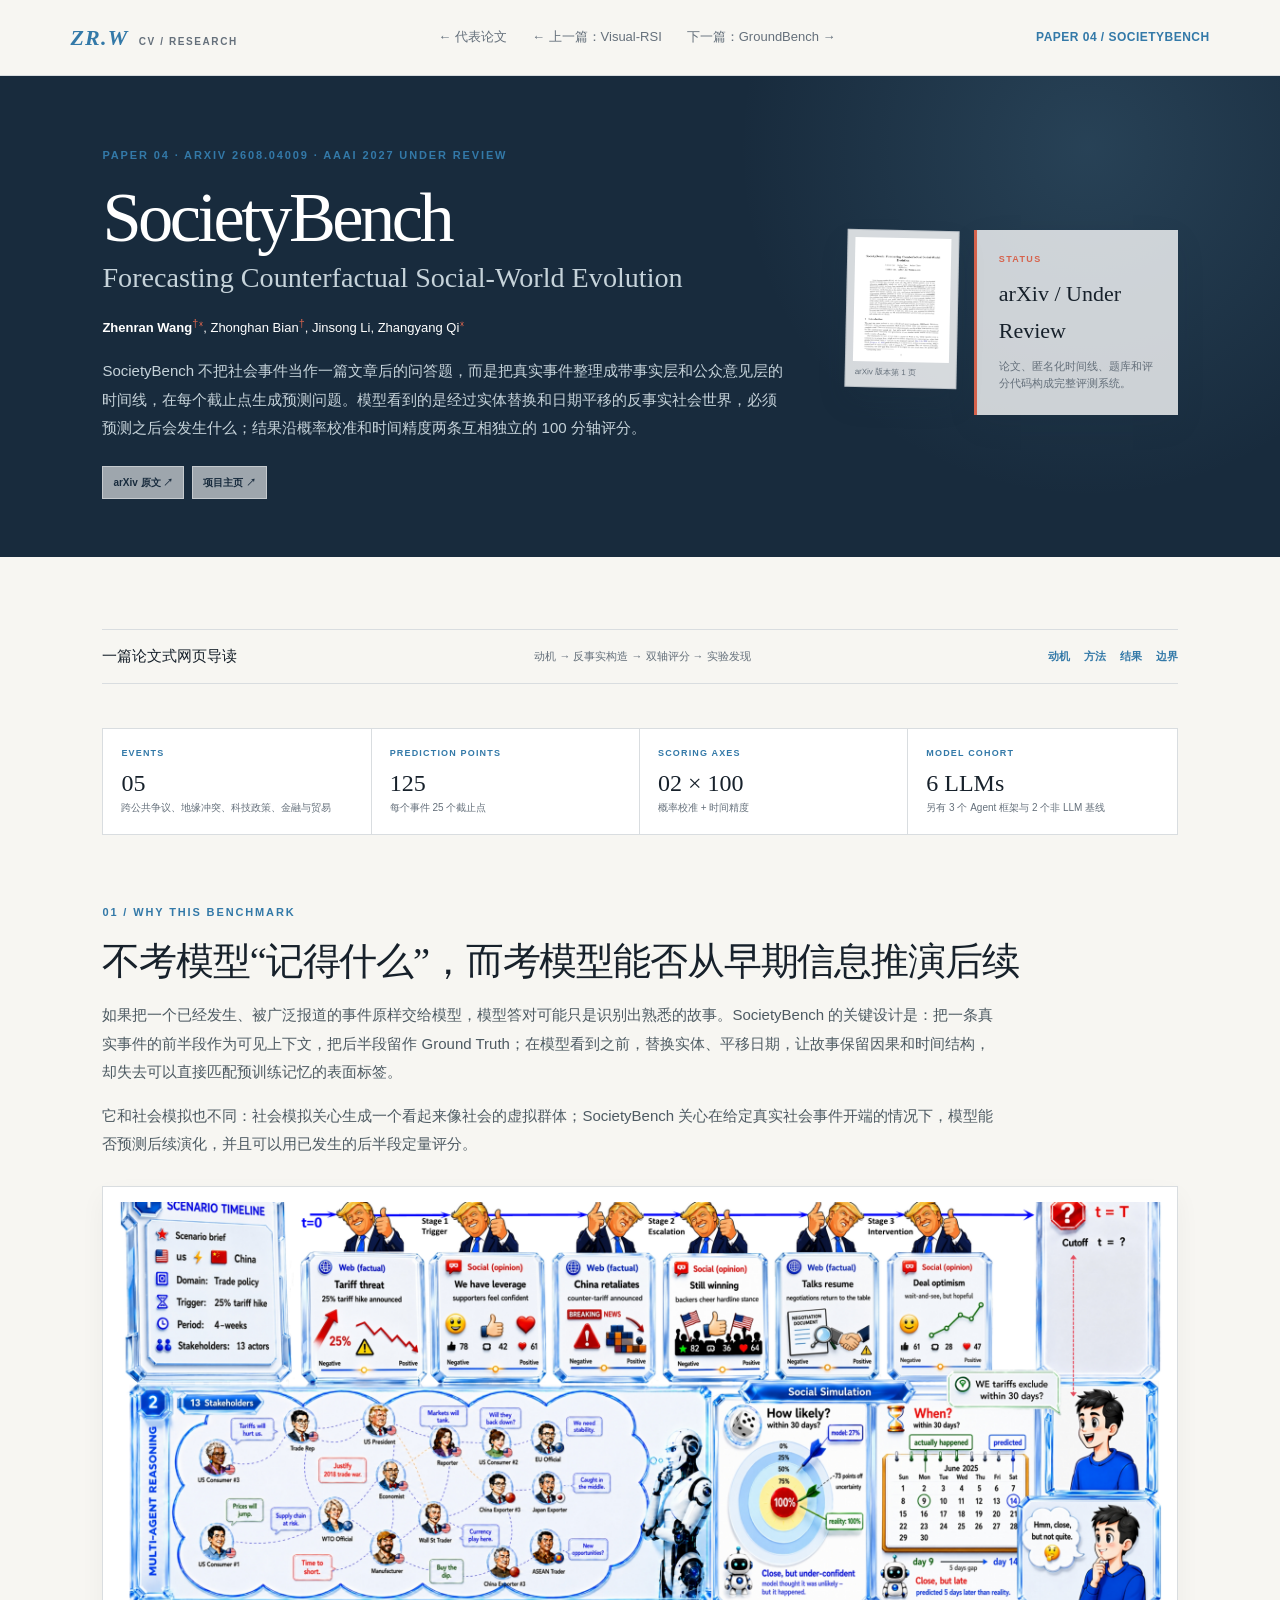
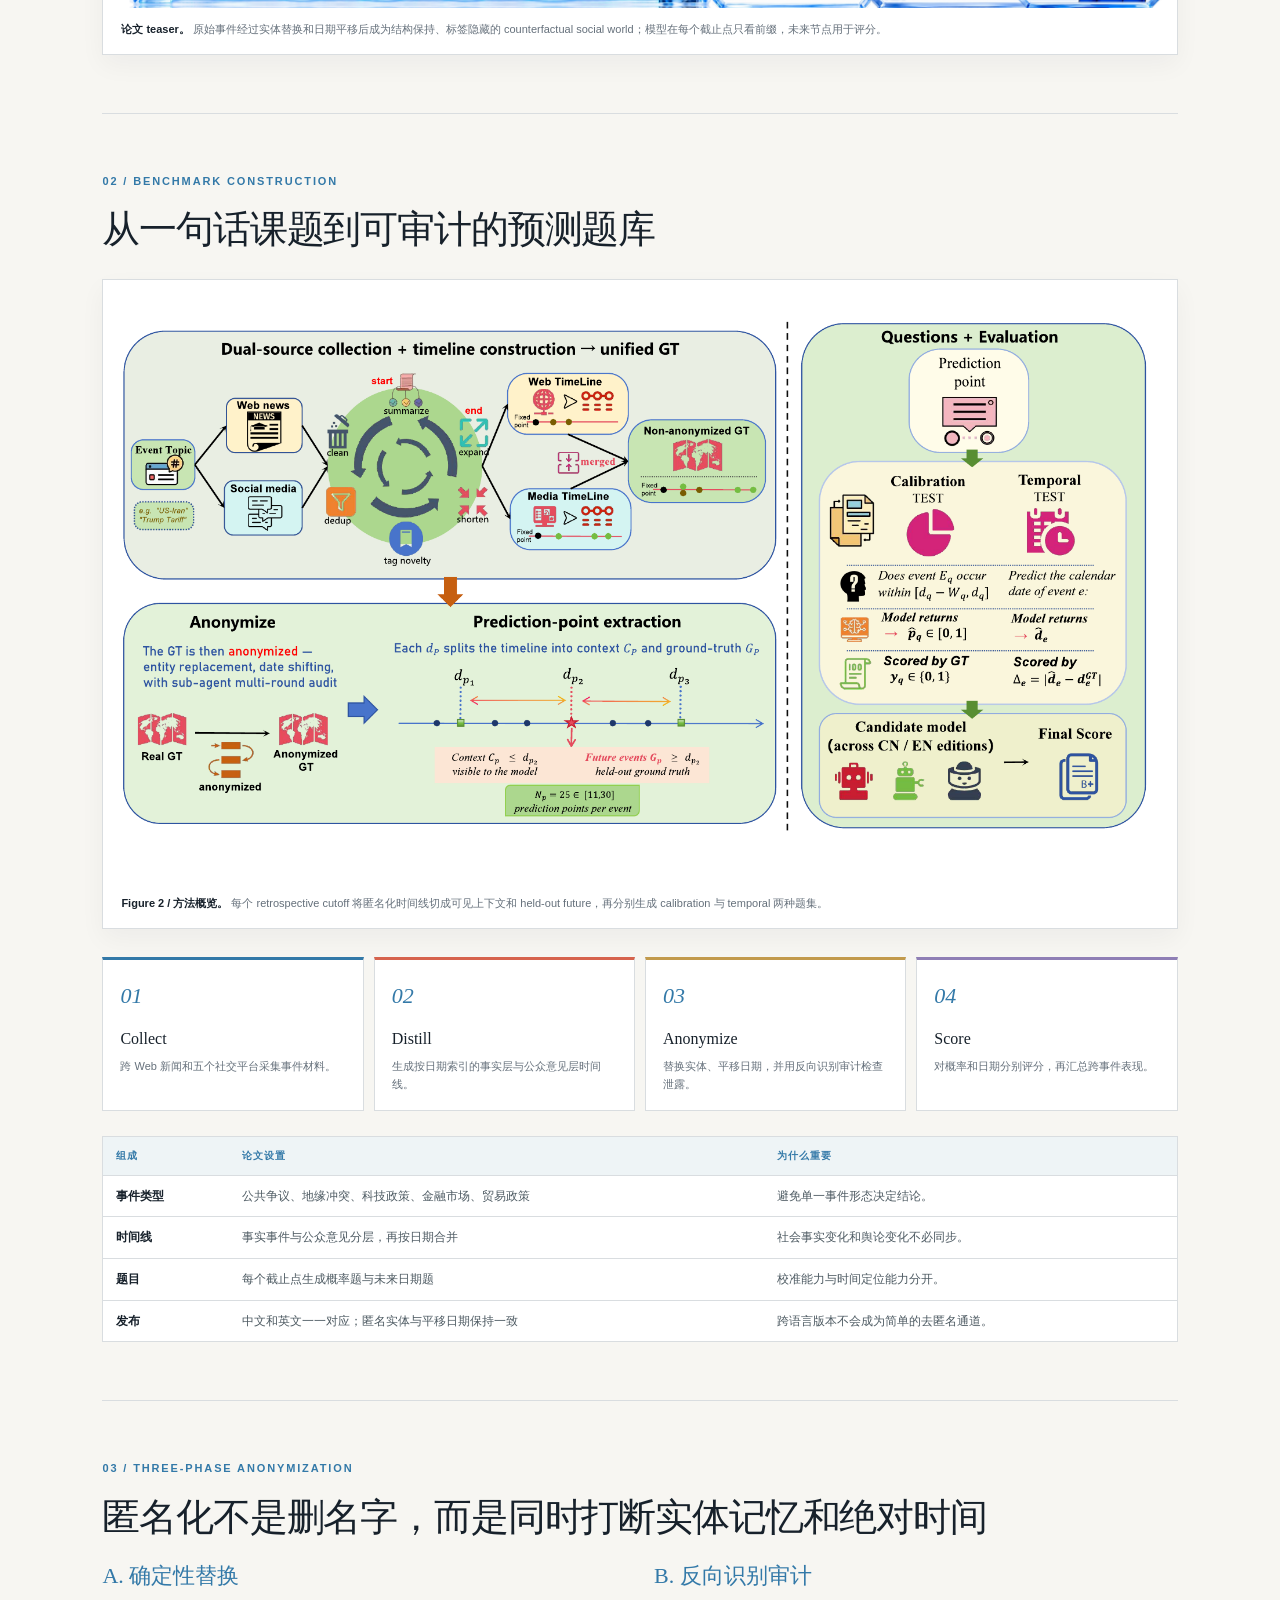
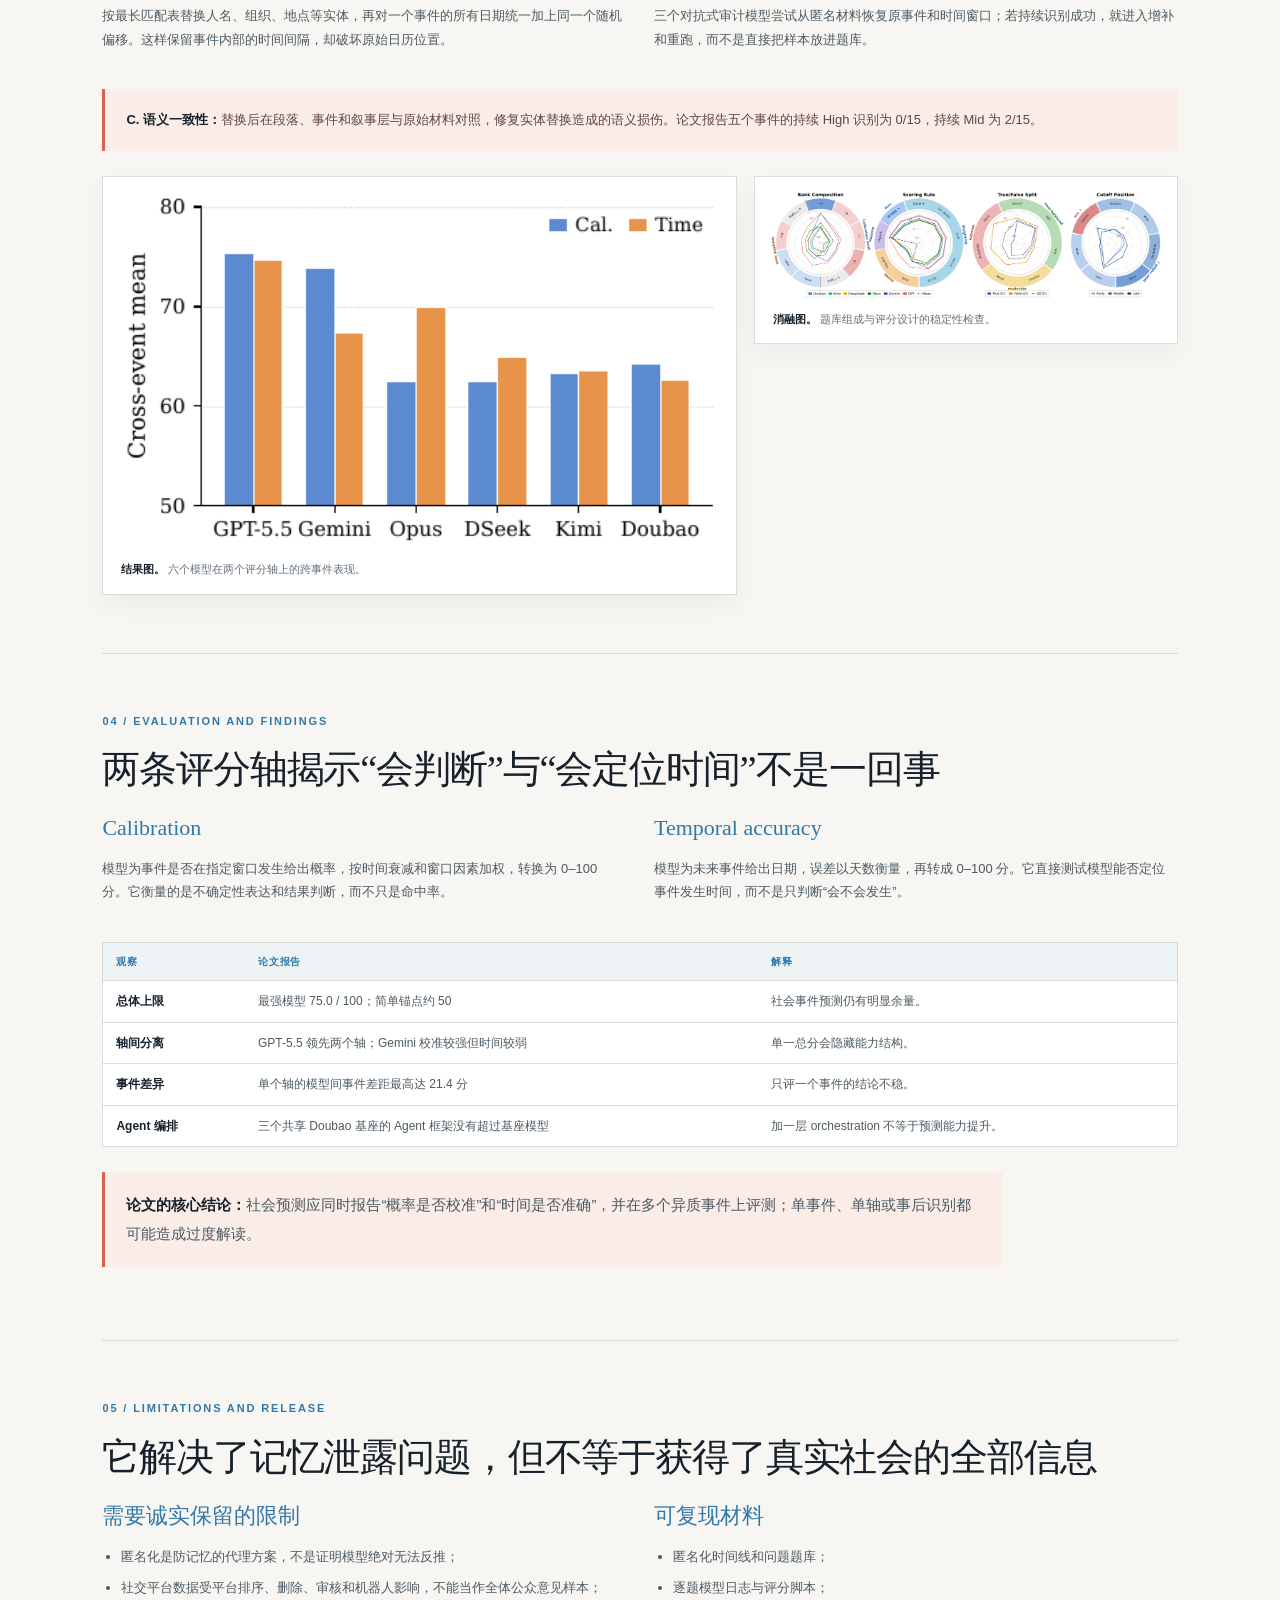
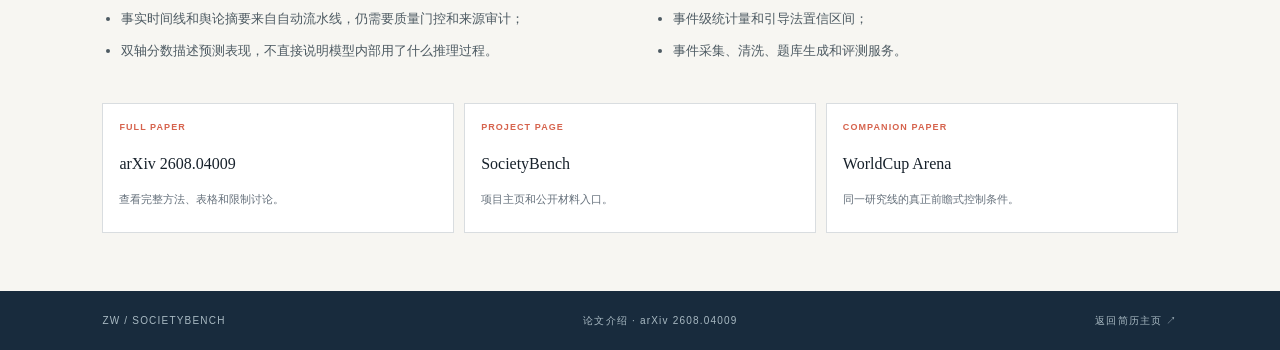
<file: papers/societybench.html>
<!doctype html>
<html lang="zh-CN">
  <head>
    <meta charset="utf-8" />
    <meta name="viewport" content="width=device-width, initial-scale=1" />
    <meta name="description" content="SocietyBench 论文介绍：匿名化反事实社会世界中的事件预测评测。" />
    <title>SocietyBench · 论文介绍 · 王振冉</title>
    <link rel="stylesheet" href="../styles.css?v=20261031b" />
  </head>
  <body class="paper-page">
    <a class="skip-link" href="#main-content">跳到正文</a>
    <div class="page-shell">
      <header class="research-topbar">
        <a class="brand" href="../index.html"><span>ZR.W</span><small>CV / RESEARCH</small></a>
        <nav class="topnav" aria-label="论文导航"><a href="../index.html#publications">← 代表论文</a><a href="visual-rsi.html">← 上一篇：Visual-RSI</a><a href="groundbench.html">下一篇：GroundBench →</a></nav>
        <span class="top-link">PAPER 04 / SOCIETYBENCH</span>
      </header>

      <main id="main-content">
        <section class="paper-hero paper-navy">
          <div class="paper-hero-copy">
            <p class="eyebrow">PAPER 04 · ARXIV 2608.04009 · AAAI 2027 UNDER REVIEW</p>
            <h1>SocietyBench</h1>
            <h2>Forecasting Counterfactual Social-World Evolution</h2>
            <p class="paper-authors"><b>Zhenran Wang</b><sup>†∗</sup>, Zhonghan Bian<sup>†</sup>, Jinsong Li, Zhangyang Qi<sup>∗</sup></p>
            <p class="paper-abstract">SocietyBench 不把社会事件当作一篇文章后的问答题，而是把真实事件整理成带事实层和公众意见层的时间线，在每个截止点生成预测问题。模型看到的是经过实体替换和日期平移的反事实社会世界，必须预测之后会发生什么；结果沿概率校准和时间精度两条互相独立的 100 分轴评分。</p>
            <div class="paper-linkrow"><a href="https://arxiv.org/abs/2608.04009" target="_blank" rel="noreferrer">arXiv 原文 ↗</a><a href="https://co-minder.github.io/Societybench" target="_blank" rel="noreferrer">项目主页 ↗</a></div>
          </div>
          <aside class="paper-hero-aside">
            <figure class="paper-cover"><img src="../assets/papers/societybench/cover.png" alt="SocietyBench 论文首页" /><figcaption>arXiv 版本第 1 页</figcaption></figure>
            <div class="paper-status-box"><span>STATUS</span><strong>arXiv / Under Review</strong><small>论文、匿名化时间线、题库和评分代码构成完整评测系统。</small></div>
          </aside>
        </section>

        <section class="paper-body">
          <div class="paper-linkbar"><strong>一篇论文式网页导读</strong><span>动机 → 反事实构造 → 双轴评分 → 实验发现</span><nav><a href="#problem">动机</a><a href="#method">方法</a><a href="#results">结果</a><a href="#limits">边界</a></nav></div>

          <div class="paper-kpis">
            <div class="paper-kpi"><span>EVENTS</span><strong>05</strong><small>跨公共争议、地缘冲突、科技政策、金融与贸易</small></div>
            <div class="paper-kpi"><span>PREDICTION POINTS</span><strong>125</strong><small>每个事件 25 个截止点</small></div>
            <div class="paper-kpi"><span>SCORING AXES</span><strong>02 × 100</strong><small>概率校准 + 时间精度</small></div>
            <div class="paper-kpi"><span>MODEL COHORT</span><strong>6 LLMs</strong><small>另有 3 个 Agent 框架与 2 个非 LLM 基线</small></div>
          </div>

          <article class="paper-section-block" id="problem">
            <p class="mini-kicker">01 / WHY THIS BENCHMARK</p>
            <h3>不考模型“记得什么”，而考模型能否从早期信息推演后续</h3>
            <p>如果把一个已经发生、被广泛报道的事件原样交给模型，模型答对可能只是识别出熟悉的故事。SocietyBench 的关键设计是：把一条真实事件的前半段作为可见上下文，把后半段留作 Ground Truth；在模型看到之前，替换实体、平移日期，让故事保留因果和时间结构，却失去可以直接匹配预训练记忆的表面标签。</p>
            <p>它和社会模拟也不同：社会模拟关心生成一个看起来像社会的虚拟群体；SocietyBench 关心在给定真实社会事件开端的情况下，模型能否预测后续演化，并且可以用已发生的后半段定量评分。</p>
            <figure class="paper-figure"><img src="../assets/papers/societybench/teaser.png" alt="SocietyBench 反事实社会世界方法示意图" /><figcaption><b>论文 teaser。</b> 原始事件经过实体替换和日期平移后成为结构保持、标签隐藏的 counterfactual social world；模型在每个截止点只看前缀，未来节点用于评分。</figcaption></figure>
          </article>

          <article class="paper-section-block" id="method">
            <p class="mini-kicker">02 / BENCHMARK CONSTRUCTION</p>
            <h3>从一句话课题到可审计的预测题库</h3>
            <figure class="paper-figure"><img src="../assets/papers/societybench/methodology.png" alt="SocietyBench methodology 方法图" /><figcaption><b>Figure 2 / 方法概览。</b> 每个 retrospective cutoff 将匿名化时间线切成可见上下文和 held-out future，再分别生成 calibration 与 temporal 两种题集。</figcaption></figure>
            <div class="paper-step-grid">
              <div class="paper-step-card"><span>01</span><strong>Collect</strong><p>跨 Web 新闻和五个社交平台采集事件材料。</p></div>
              <div class="paper-step-card"><span>02</span><strong>Distill</strong><p>生成按日期索引的事实层与公众意见层时间线。</p></div>
              <div class="paper-step-card"><span>03</span><strong>Anonymize</strong><p>替换实体、平移日期，并用反向识别审计检查泄露。</p></div>
              <div class="paper-step-card"><span>04</span><strong>Score</strong><p>对概率和日期分别评分，再汇总跨事件表现。</p></div>
            </div>
            <div class="paper-table-wrap"><table class="paper-table"><thead><tr><th>组成</th><th>论文设置</th><th>为什么重要</th></tr></thead><tbody><tr><td>事件类型</td><td>公共争议、地缘冲突、科技政策、金融市场、贸易政策</td><td>避免单一事件形态决定结论。</td></tr><tr><td>时间线</td><td>事实事件与公众意见分层，再按日期合并</td><td>社会事实变化和舆论变化不必同步。</td></tr><tr><td>题目</td><td>每个截止点生成概率题与未来日期题</td><td>校准能力与时间定位能力分开。</td></tr><tr><td>发布</td><td>中文和英文一一对应；匿名实体与平移日期保持一致</td><td>跨语言版本不会成为简单的去匿名通道。</td></tr></tbody></table></div>
          </article>

          <article class="paper-section-block">
            <p class="mini-kicker">03 / THREE-PHASE ANONYMIZATION</p>
            <h3>匿名化不是删名字，而是同时打断实体记忆和绝对时间</h3>
            <div class="paper-split"><article><h4>A. 确定性替换</h4><p>按最长匹配表替换人名、组织、地点等实体，再对一个事件的所有日期统一加上同一个随机偏移。这样保留事件内部的时间间隔，却破坏原始日历位置。</p></article><article><h4>B. 反向识别审计</h4><p>三个对抗式审计模型尝试从匿名材料恢复原事件和时间窗口；若持续识别成功，就进入增补和重跑，而不是直接把样本放进题库。</p></article></div>
            <div class="paper-callout"><strong>C. 语义一致性：</strong>替换后在段落、事件和叙事层与原始材料对照，修复实体替换造成的语义损伤。论文报告五个事件的持续 High 识别为 0/15，持续 Mid 为 2/15。</div>
            <div class="paper-figure-grid" style="margin-top:25px"><figure class="paper-figure"><img src="../assets/papers/societybench/score-bars.png" alt="SocietyBench 评分结果柱状图" /><figcaption><b>结果图。</b> 六个模型在两个评分轴上的跨事件表现。</figcaption></figure><figure class="paper-figure"><img src="../assets/papers/societybench/ablation.png" alt="SocietyBench 消融雷达图" /><figcaption><b>消融图。</b> 题库组成与评分设计的稳定性检查。</figcaption></figure></div>
          </article>

          <article class="paper-section-block" id="results">
            <p class="mini-kicker">04 / EVALUATION AND FINDINGS</p>
            <h3>两条评分轴揭示“会判断”与“会定位时间”不是一回事</h3>
            <div class="paper-split"><article><h4>Calibration</h4><p>模型为事件是否在指定窗口发生给出概率，按时间衰减和窗口因素加权，转换为 0–100 分。它衡量的是不确定性表达和结果判断，而不只是命中率。</p></article><article><h4>Temporal accuracy</h4><p>模型为未来事件给出日期，误差以天数衡量，再转成 0–100 分。它直接测试模型能否定位事件发生时间，而不是只判断“会不会发生”。</p></article></div>
            <div class="paper-table-wrap"><table class="paper-table"><thead><tr><th>观察</th><th>论文报告</th><th>解释</th></tr></thead><tbody><tr><td>总体上限</td><td>最强模型 75.0 / 100；简单锚点约 50</td><td>社会事件预测仍有明显余量。</td></tr><tr><td>轴间分离</td><td>GPT-5.5 领先两个轴；Gemini 校准较强但时间较弱</td><td>单一总分会隐藏能力结构。</td></tr><tr><td>事件差异</td><td>单个轴的模型间事件差距最高达 21.4 分</td><td>只评一个事件的结论不稳。</td></tr><tr><td>Agent 编排</td><td>三个共享 Doubao 基座的 Agent 框架没有超过基座模型</td><td>加一层 orchestration 不等于预测能力提升。</td></tr></tbody></table></div>
            <p class="paper-callout"><strong>论文的核心结论：</strong>社会预测应同时报告“概率是否校准”和“时间是否准确”，并在多个异质事件上评测；单事件、单轴或事后识别都可能造成过度解读。</p>
          </article>

          <article class="paper-section-block" id="limits">
            <p class="mini-kicker">05 / LIMITATIONS AND RELEASE</p>
            <h3>它解决了记忆泄露问题，但不等于获得了真实社会的全部信息</h3>
            <div class="paper-split"><article><h4>需要诚实保留的限制</h4><ul><li>匿名化是防记忆的代理方案，不是证明模型绝对无法反推；</li><li>社交平台数据受平台排序、删除、审核和机器人影响，不能当作全体公众意见样本；</li><li>事实时间线和舆论摘要来自自动流水线，仍需要质量门控和来源审计；</li><li>双轴分数描述预测表现，不直接说明模型内部用了什么推理过程。</li></ul></article><article><h4>可复现材料</h4><ul><li>匿名化时间线和问题题库；</li><li>逐题模型日志与评分脚本；</li><li>事件级统计量和引导法置信区间；</li><li>事件采集、清洗、题库生成和评测服务。</li></ul></article></div>
            <div class="paper-sources"><a class="paper-source-card" href="https://arxiv.org/abs/2608.04009" target="_blank" rel="noreferrer"><span>FULL PAPER</span><strong>arXiv 2608.04009</strong><small>查看完整方法、表格和限制讨论。</small></a><a class="paper-source-card" href="https://co-minder.github.io/Societybench" target="_blank" rel="noreferrer"><span>PROJECT PAGE</span><strong>SocietyBench</strong><small>项目主页和公开材料入口。</small></a><a class="paper-source-card" href="worldcup.html"><span>COMPANION PAPER</span><strong>WorldCup Arena</strong><small>同一研究线的真正前瞻式控制条件。</small></a></div>
          </article>
        </section>
      </main>

      <footer class="footer"><span>ZW / SOCIETYBENCH</span><span>论文介绍 · arXiv 2608.04009</span><a href="../index.html" style="color:#a9bac3">返回简历主页 ↗</a></footer>
    </div>
  </body>
</html>
</file>
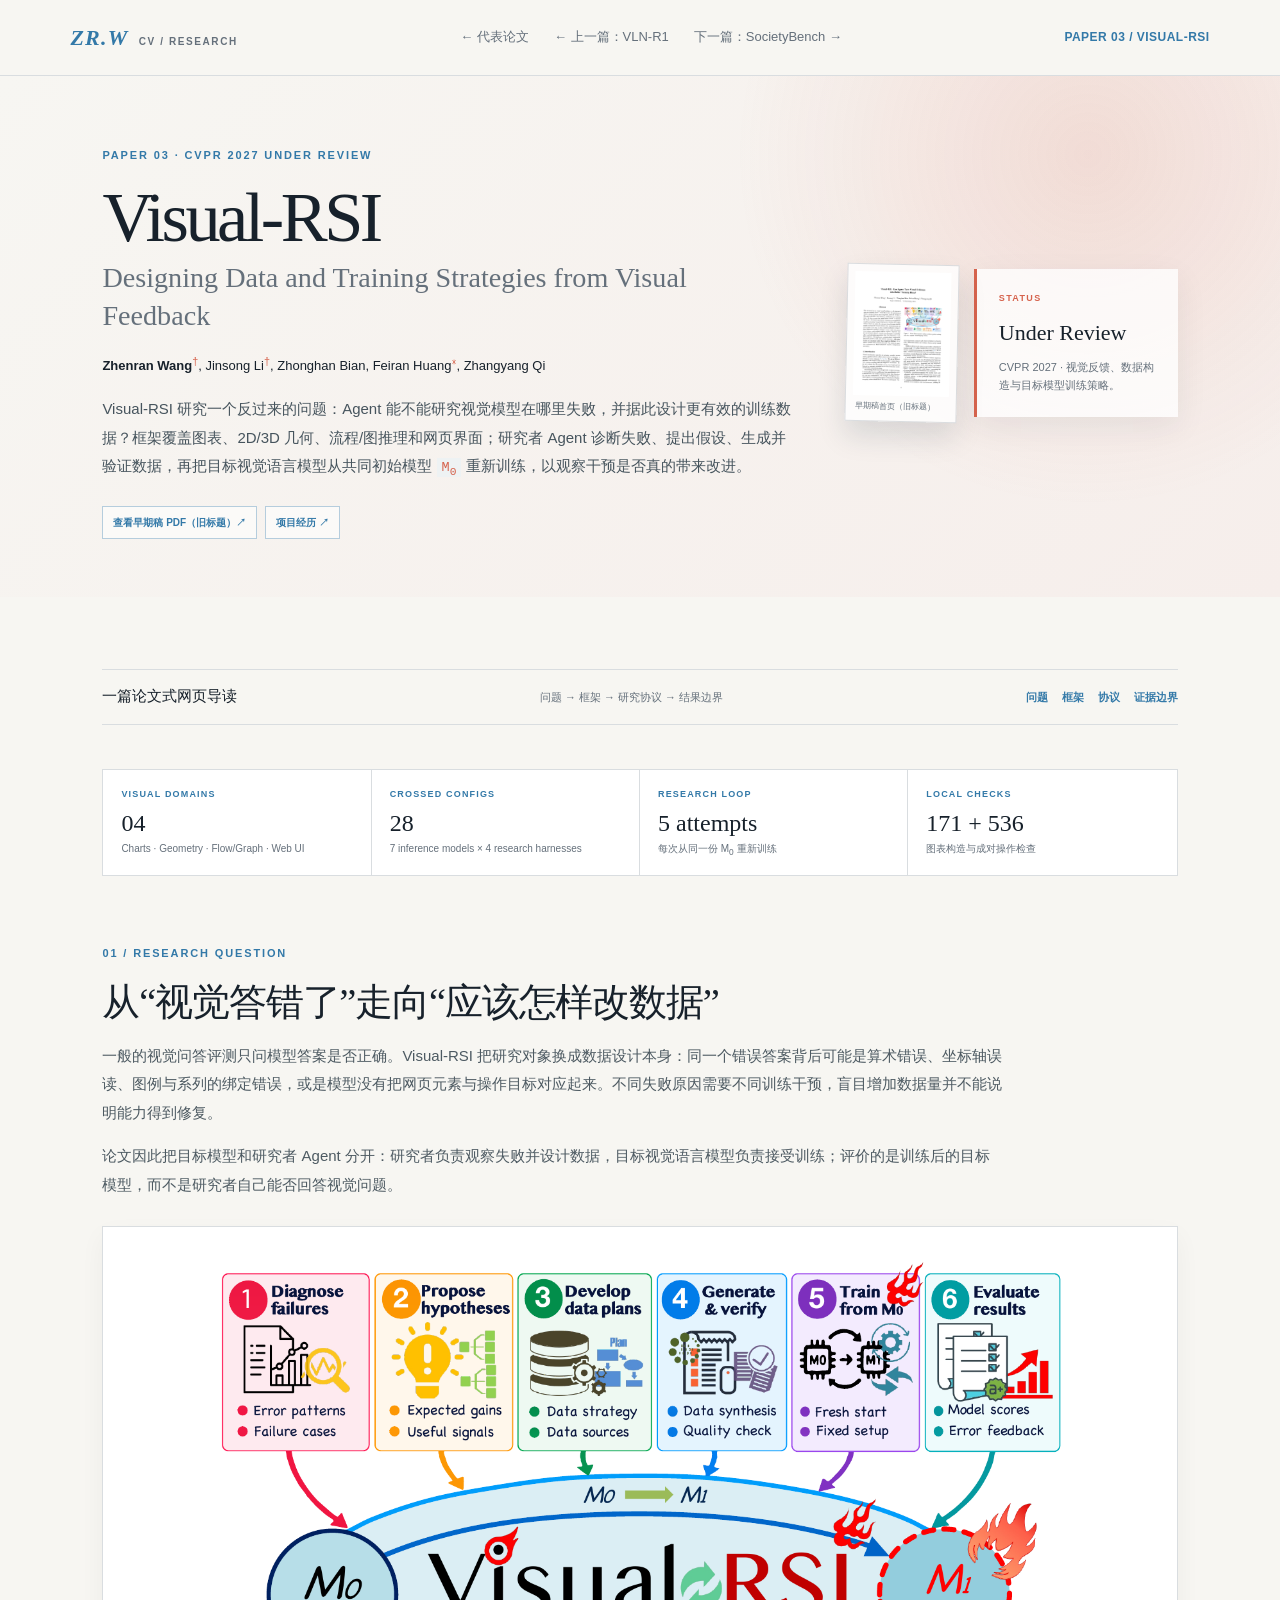
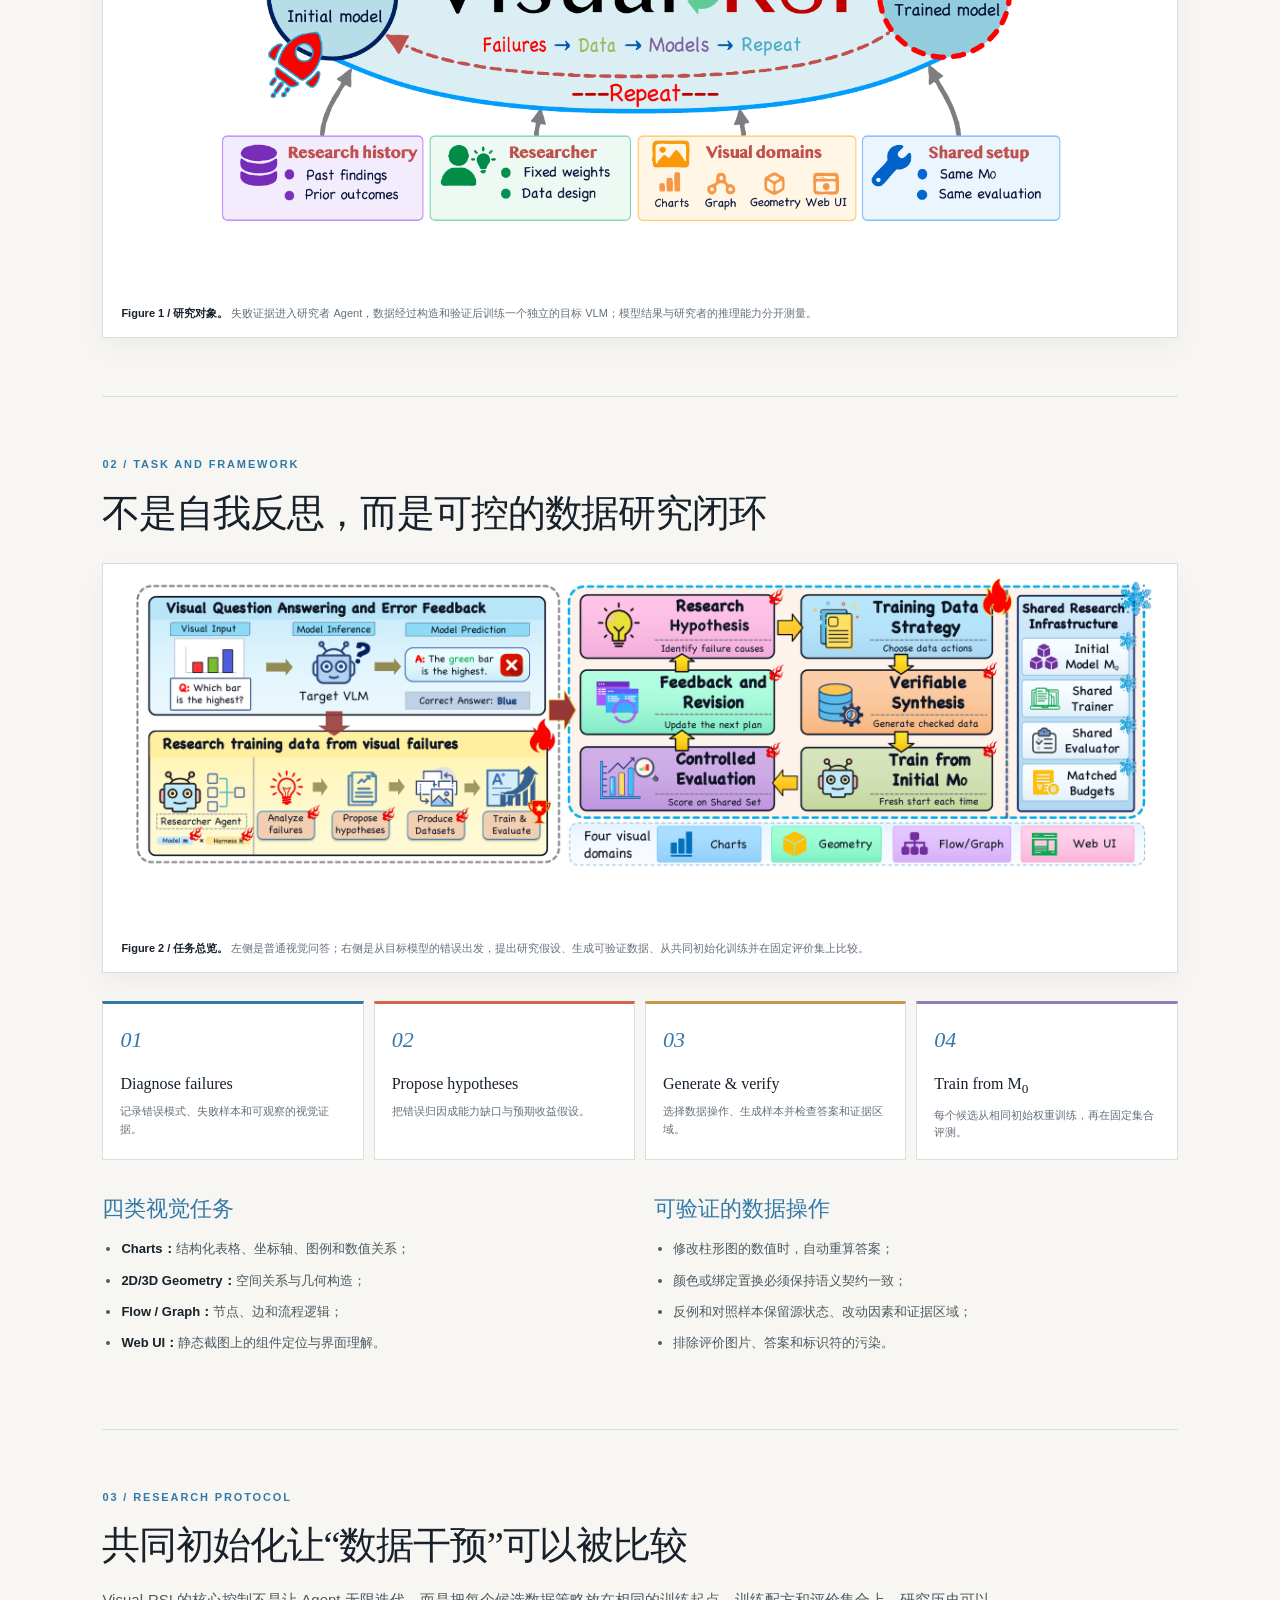
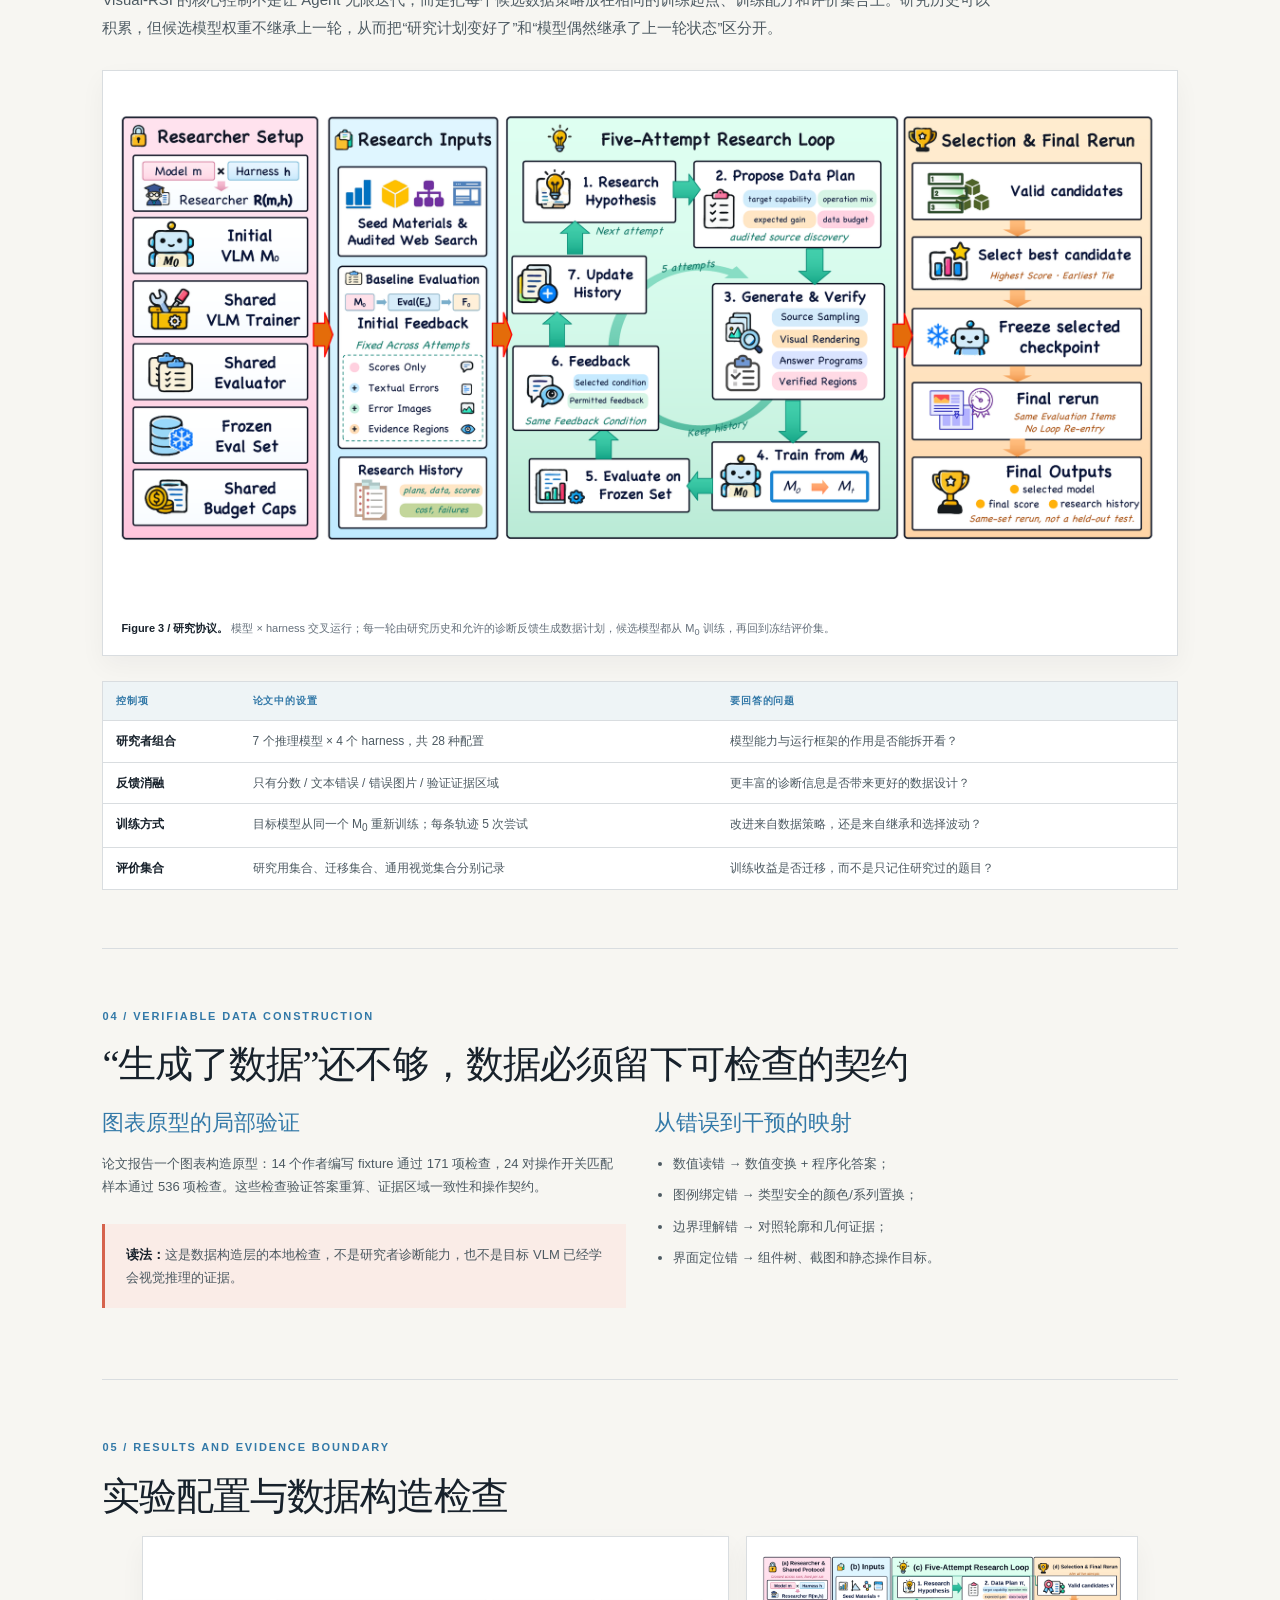
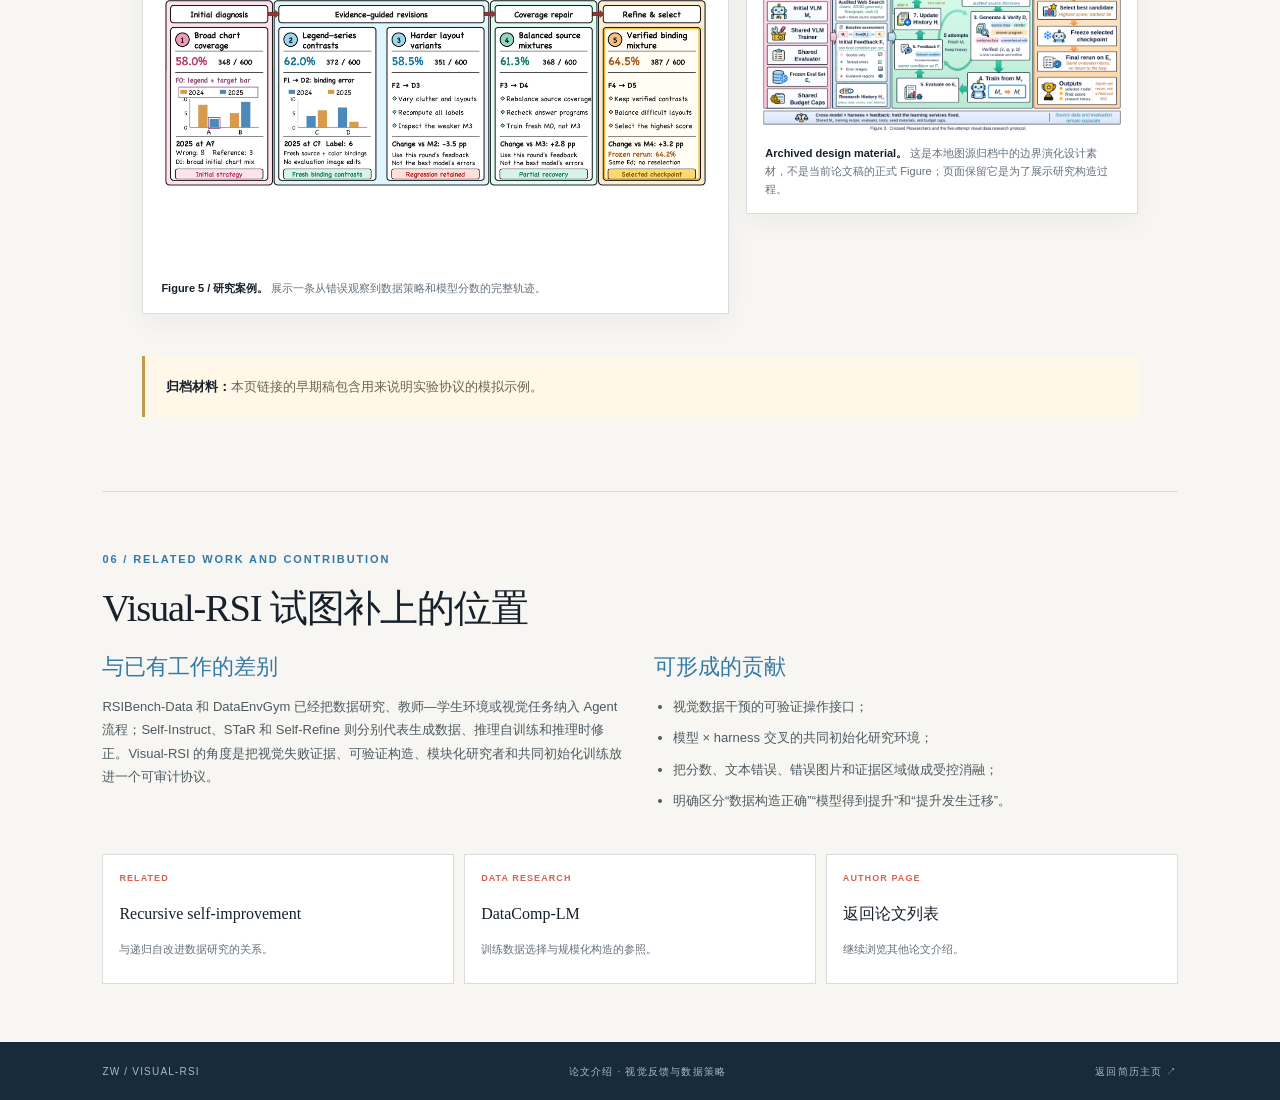
<file: papers/visual-rsi.html>
<!doctype html>
<html lang="zh-CN">
  <head>
    <meta charset="utf-8" />
    <meta name="viewport" content="width=device-width, initial-scale=1" />
    <meta name="description" content="Visual-RSI 论文介绍：让 Agent 从视觉模型失败中设计可验证训练数据。" />
    <title>Visual-RSI · 论文介绍 · 王振冉</title>
    <link rel="stylesheet" href="../styles.css?v=20261031b" />
  </head>
  <body class="paper-page">
    <a class="skip-link" href="#main-content">跳到正文</a>
    <div class="page-shell">
      <header class="research-topbar">
        <a class="brand" href="../index.html"><span>ZR.W</span><small>CV / RESEARCH</small></a>
        <nav class="topnav" aria-label="论文导航"><a href="../index.html#publications">← 代表论文</a><a href="vln-r1.html">← 上一篇：VLN-R1</a><a href="societybench.html">下一篇：SocietyBench →</a></nav>
        <span class="top-link">PAPER 03 / VISUAL-RSI</span>
      </header>

      <main id="main-content">
        <section class="paper-hero paper-coral">
          <div class="paper-hero-copy">
            <p class="eyebrow">PAPER 03 · CVPR 2027 UNDER REVIEW</p>
            <h1>Visual-RSI</h1>
            <h2>Designing Data and Training Strategies from Visual Feedback</h2>
            <p class="paper-authors"><b>Zhenran Wang</b><sup>†</sup>, Jinsong Li<sup>†</sup>, Zhonghan Bian, Feiran Huang<sup>∗</sup>, Zhangyang Qi</p>
            <p class="paper-abstract">Visual-RSI 研究一个反过来的问题：Agent 能不能研究视觉模型在哪里失败，并据此设计更有效的训练数据？框架覆盖图表、2D/3D 几何、流程/图推理和网页界面；研究者 Agent 诊断失败、提出假设、生成并验证数据，再把目标视觉语言模型从共同初始模型 <code>M<sub>0</sub></code> 重新训练，以观察干预是否真的带来改进。</p>
            <div class="paper-linkrow"><a href="../assets/papers/visual-rsi/paper.pdf" target="_blank">查看早期稿 PDF（旧标题）↗</a><a href="../index.html#projects">项目经历 ↗</a></div>
          </div>
          <aside class="paper-hero-aside">
            <figure class="paper-cover"><img src="../assets/papers/visual-rsi/cover.png" alt="Visual-RSI 论文首页" /><figcaption>早期稿首页（旧标题）</figcaption></figure>
            <div class="paper-status-box"><span>STATUS</span><strong>Under Review</strong><small>CVPR 2027 · 视觉反馈、数据构造与目标模型训练策略。</small></div>
          </aside>
        </section>

        <section class="paper-body">
          <div class="paper-linkbar"><strong>一篇论文式网页导读</strong><span>问题 → 框架 → 研究协议 → 结果边界</span><nav><a href="#problem">问题</a><a href="#framework">框架</a><a href="#protocol">协议</a><a href="#evidence">证据边界</a></nav></div>

          <div class="paper-kpis">
            <div class="paper-kpi"><span>VISUAL DOMAINS</span><strong>04</strong><small>Charts · Geometry · Flow/Graph · Web UI</small></div>
            <div class="paper-kpi"><span>CROSSED CONFIGS</span><strong>28</strong><small>7 inference models × 4 research harnesses</small></div>
            <div class="paper-kpi"><span>RESEARCH LOOP</span><strong>5 attempts</strong><small>每次从同一份 M<sub>0</sub> 重新训练</small></div>
            <div class="paper-kpi"><span>LOCAL CHECKS</span><strong>171 + 536</strong><small>图表构造与成对操作检查</small></div>
          </div>

          <article class="paper-section-block" id="problem">
            <p class="mini-kicker">01 / RESEARCH QUESTION</p>
            <h3>从“视觉答错了”走向“应该怎样改数据”</h3>
            <p>一般的视觉问答评测只问模型答案是否正确。Visual-RSI 把研究对象换成数据设计本身：同一个错误答案背后可能是算术错误、坐标轴误读、图例与系列的绑定错误，或是模型没有把网页元素与操作目标对应起来。不同失败原因需要不同训练干预，盲目增加数据量并不能说明能力得到修复。</p>
            <p>论文因此把目标模型和研究者 Agent 分开：研究者负责观察失败并设计数据，目标视觉语言模型负责接受训练；评价的是训练后的目标模型，而不是研究者自己能否回答视觉问题。</p>
            <figure class="paper-figure"><img src="../assets/papers/visual-rsi/figure1.png" alt="Visual-RSI 论文图一：视觉失败证据引导训练数据研究" /><figcaption><b>Figure 1 / 研究对象。</b> 失败证据进入研究者 Agent，数据经过构造和验证后训练一个独立的目标 VLM；模型结果与研究者的推理能力分开测量。</figcaption></figure>
          </article>

          <article class="paper-section-block" id="framework">
            <p class="mini-kicker">02 / TASK AND FRAMEWORK</p>
            <h3>不是自我反思，而是可控的数据研究闭环</h3>
            <figure class="paper-figure"><img src="../assets/papers/visual-rsi/task-overview.png" alt="Visual-RSI 任务总览图" /><figcaption><b>Figure 2 / 任务总览。</b> 左侧是普通视觉问答；右侧是从目标模型的错误出发，提出研究假设、生成可验证数据、从共同初始化训练并在固定评价集上比较。</figcaption></figure>
            <div class="paper-step-grid">
              <div class="paper-step-card"><span>01</span><strong>Diagnose failures</strong><p>记录错误模式、失败样本和可观察的视觉证据。</p></div>
              <div class="paper-step-card"><span>02</span><strong>Propose hypotheses</strong><p>把错误归因成能力缺口与预期收益假设。</p></div>
              <div class="paper-step-card"><span>03</span><strong>Generate &amp; verify</strong><p>选择数据操作、生成样本并检查答案和证据区域。</p></div>
              <div class="paper-step-card"><span>04</span><strong>Train from M<sub>0</sub></strong><p>每个候选从相同初始权重训练，再在固定集合评测。</p></div>
            </div>
            <div class="paper-split" style="margin-top:30px">
              <article><h4>四类视觉任务</h4><ul><li><b>Charts：</b>结构化表格、坐标轴、图例和数值关系；</li><li><b>2D/3D Geometry：</b>空间关系与几何构造；</li><li><b>Flow / Graph：</b>节点、边和流程逻辑；</li><li><b>Web UI：</b>静态截图上的组件定位与界面理解。</li></ul></article>
              <article><h4>可验证的数据操作</h4><ul><li>修改柱形图的数值时，自动重算答案；</li><li>颜色或绑定置换必须保持语义契约一致；</li><li>反例和对照样本保留源状态、改动因素和证据区域；</li><li>排除评价图片、答案和标识符的污染。</li></ul></article>
            </div>
          </article>

          <article class="paper-section-block" id="protocol">
            <p class="mini-kicker">03 / RESEARCH PROTOCOL</p>
            <h3>共同初始化让“数据干预”可以被比较</h3>
            <p>Visual-RSI 的核心控制不是让 Agent 无限迭代，而是把每个候选数据策略放在相同的训练起点、训练配方和评价集合上。研究历史可以积累，但候选模型权重不继承上一轮，从而把“研究计划变好了”和“模型偶然继承了上一轮状态”区分开。</p>
            <figure class="paper-figure"><img src="../assets/papers/visual-rsi/protocol.png" alt="Visual-RSI 五轮研究协议图" /><figcaption><b>Figure 3 / 研究协议。</b> 模型 × harness 交叉运行；每一轮由研究历史和允许的诊断反馈生成数据计划，候选模型都从 M<sub>0</sub> 训练，再回到冻结评价集。</figcaption></figure>
            <div class="paper-table-wrap"><table class="paper-table"><thead><tr><th>控制项</th><th>论文中的设置</th><th>要回答的问题</th></tr></thead><tbody><tr><td>研究者组合</td><td>7 个推理模型 × 4 个 harness，共 28 种配置</td><td>模型能力与运行框架的作用是否能拆开看？</td></tr><tr><td>反馈消融</td><td>只有分数 / 文本错误 / 错误图片 / 验证证据区域</td><td>更丰富的诊断信息是否带来更好的数据设计？</td></tr><tr><td>训练方式</td><td>目标模型从同一个 M<sub>0</sub> 重新训练；每条轨迹 5 次尝试</td><td>改进来自数据策略，还是来自继承和选择波动？</td></tr><tr><td>评价集合</td><td>研究用集合、迁移集合、通用视觉集合分别记录</td><td>训练收益是否迁移，而不是只记住研究过的题目？</td></tr></tbody></table></div>
          </article>

          <article class="paper-section-block">
            <p class="mini-kicker">04 / VERIFIABLE DATA CONSTRUCTION</p>
            <h3>“生成了数据”还不够，数据必须留下可检查的契约</h3>
            <div class="paper-split">
              <article><h4>图表原型的局部验证</h4><p>论文报告一个图表构造原型：14 个作者编写 fixture 通过 171 项检查，24 对操作开关匹配样本通过 536 项检查。这些检查验证答案重算、证据区域一致性和操作契约。</p><p class="paper-callout"><strong>读法：</strong>这是数据构造层的本地检查，不是研究者诊断能力，也不是目标 VLM 已经学会视觉推理的证据。</p></article>
              <article><h4>从错误到干预的映射</h4><ul><li>数值读错 → 数值变换 + 程序化答案；</li><li>图例绑定错 → 类型安全的颜色/系列置换；</li><li>边界理解错 → 对照轮廓和几何证据；</li><li>界面定位错 → 组件树、截图和静态操作目标。</li></ul></article>
            </div>
          </article>

          <article class="paper-section-block" id="evidence">
            <p class="mini-kicker">05 / RESULTS AND EVIDENCE BOUNDARY</p>
            <h3>实验配置与数据构造检查</h3>
            <figure class="paper-figure-grid">
              <figure class="paper-figure"><img src="../assets/papers/visual-rsi/case-study.png" alt="Visual-RSI 研究案例图" /><figcaption><b>Figure 5 / 研究案例。</b> 展示一条从错误观察到数据策略和模型分数的完整轨迹。</figcaption></figure>
              <figure class="paper-figure"><img src="../assets/papers/visual-rsi/boundary-evolution.png" alt="Visual-RSI 视觉边界演化设计素材" /><figcaption><b>Archived design material。</b> 这是本地图源归档中的边界演化设计素材，不是当前论文稿的正式 Figure；页面保留它是为了展示研究构造过程。</figcaption></figure>
              <div class="paper-boundary paper-figure-wide"><strong>归档材料：</strong>本页链接的早期稿包含用来说明实验协议的模拟示例。</div>
            </figure>
          </article>

          <article class="paper-section-block">
            <p class="mini-kicker">06 / RELATED WORK AND CONTRIBUTION</p>
            <h3>Visual-RSI 试图补上的位置</h3>
            <div class="paper-split"><article><h4>与已有工作的差别</h4><p>RSIBench-Data 和 DataEnvGym 已经把数据研究、教师—学生环境或视觉任务纳入 Agent 流程；Self-Instruct、STaR 和 Self-Refine 则分别代表生成数据、推理自训练和推理时修正。Visual-RSI 的角度是把视觉失败证据、可验证构造、模块化研究者和共同初始化训练放进一个可审计协议。</p></article><article><h4>可形成的贡献</h4><ul><li>视觉数据干预的可验证操作接口；</li><li>模型 × harness 交叉的共同初始化研究环境；</li><li>把分数、文本错误、错误图片和证据区域做成受控消融；</li><li>明确区分“数据构造正确”“模型得到提升”和“提升发生迁移”。</li></ul></article></div>
            <div class="paper-sources"><a class="paper-source-card" href="https://arxiv.org/abs/2607.25886" target="_blank" rel="noreferrer"><span>RELATED</span><strong>Recursive self-improvement</strong><small>与递归自改进数据研究的关系。</small></a><a class="paper-source-card" href="https://arxiv.org/abs/2406.11794" target="_blank" rel="noreferrer"><span>DATA RESEARCH</span><strong>DataComp-LM</strong><small>训练数据选择与规模化构造的参照。</small></a><a class="paper-source-card" href="../index.html#publications"><span>AUTHOR PAGE</span><strong>返回论文列表</strong><small>继续浏览其他论文介绍。</small></a></div>
          </article>
        </section>
      </main>

      <footer class="footer"><span>ZW / VISUAL-RSI</span><span>论文介绍 · 视觉反馈与数据策略</span><a href="../index.html" style="color:#a9bac3">返回简历主页 ↗</a></footer>
    </div>
  </body>
</html>
</file>
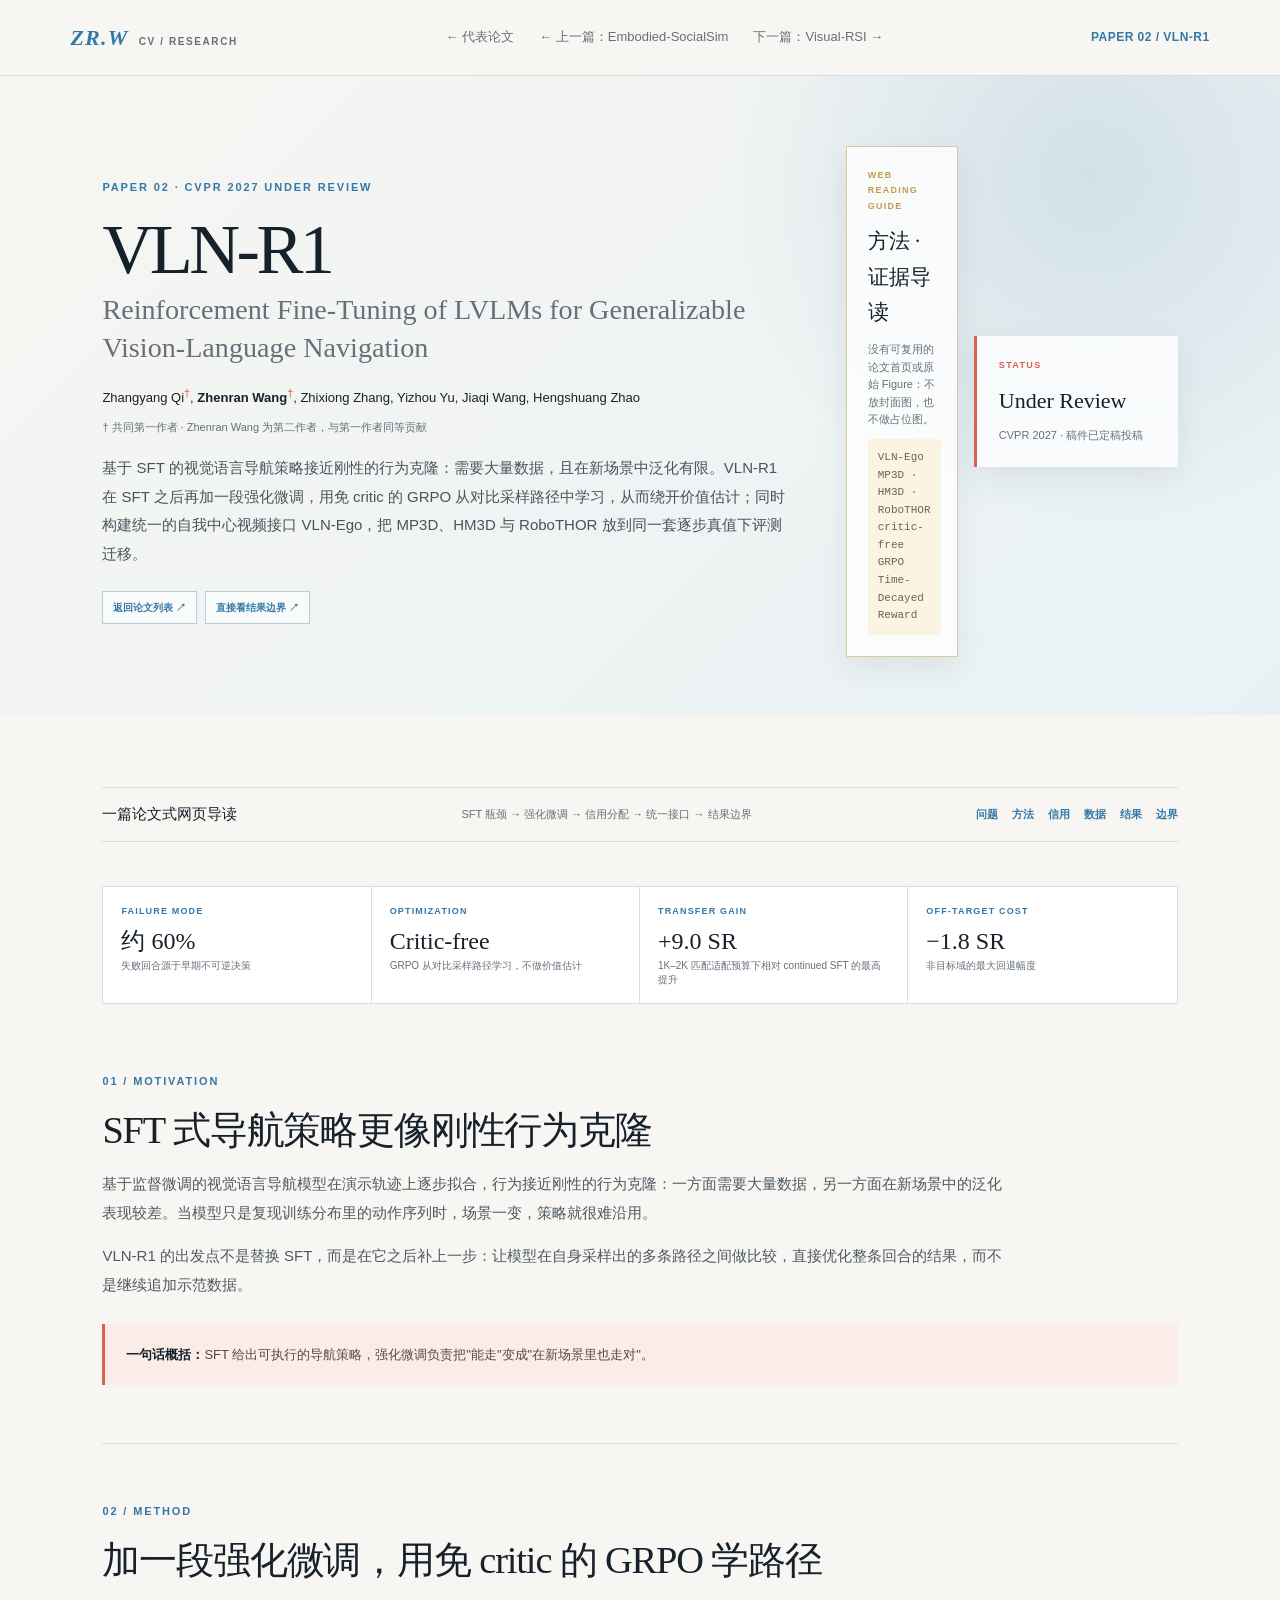
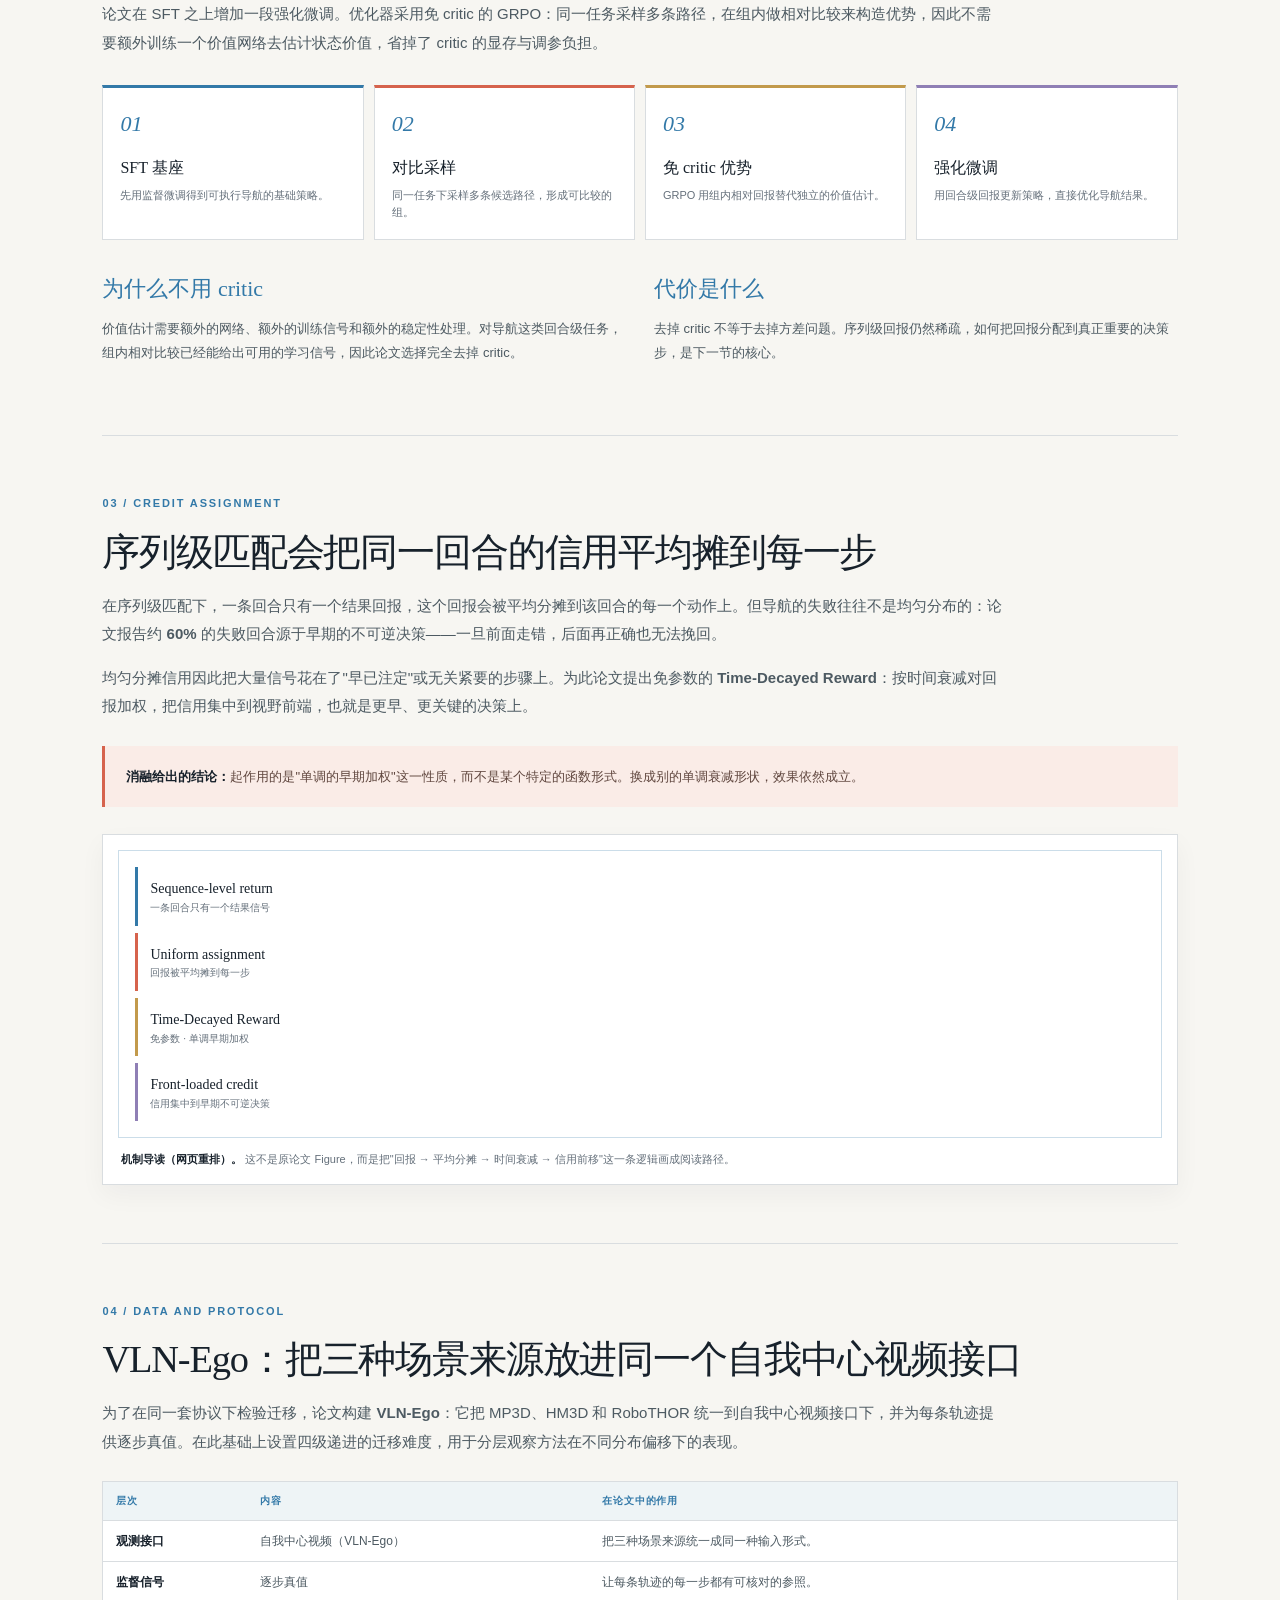
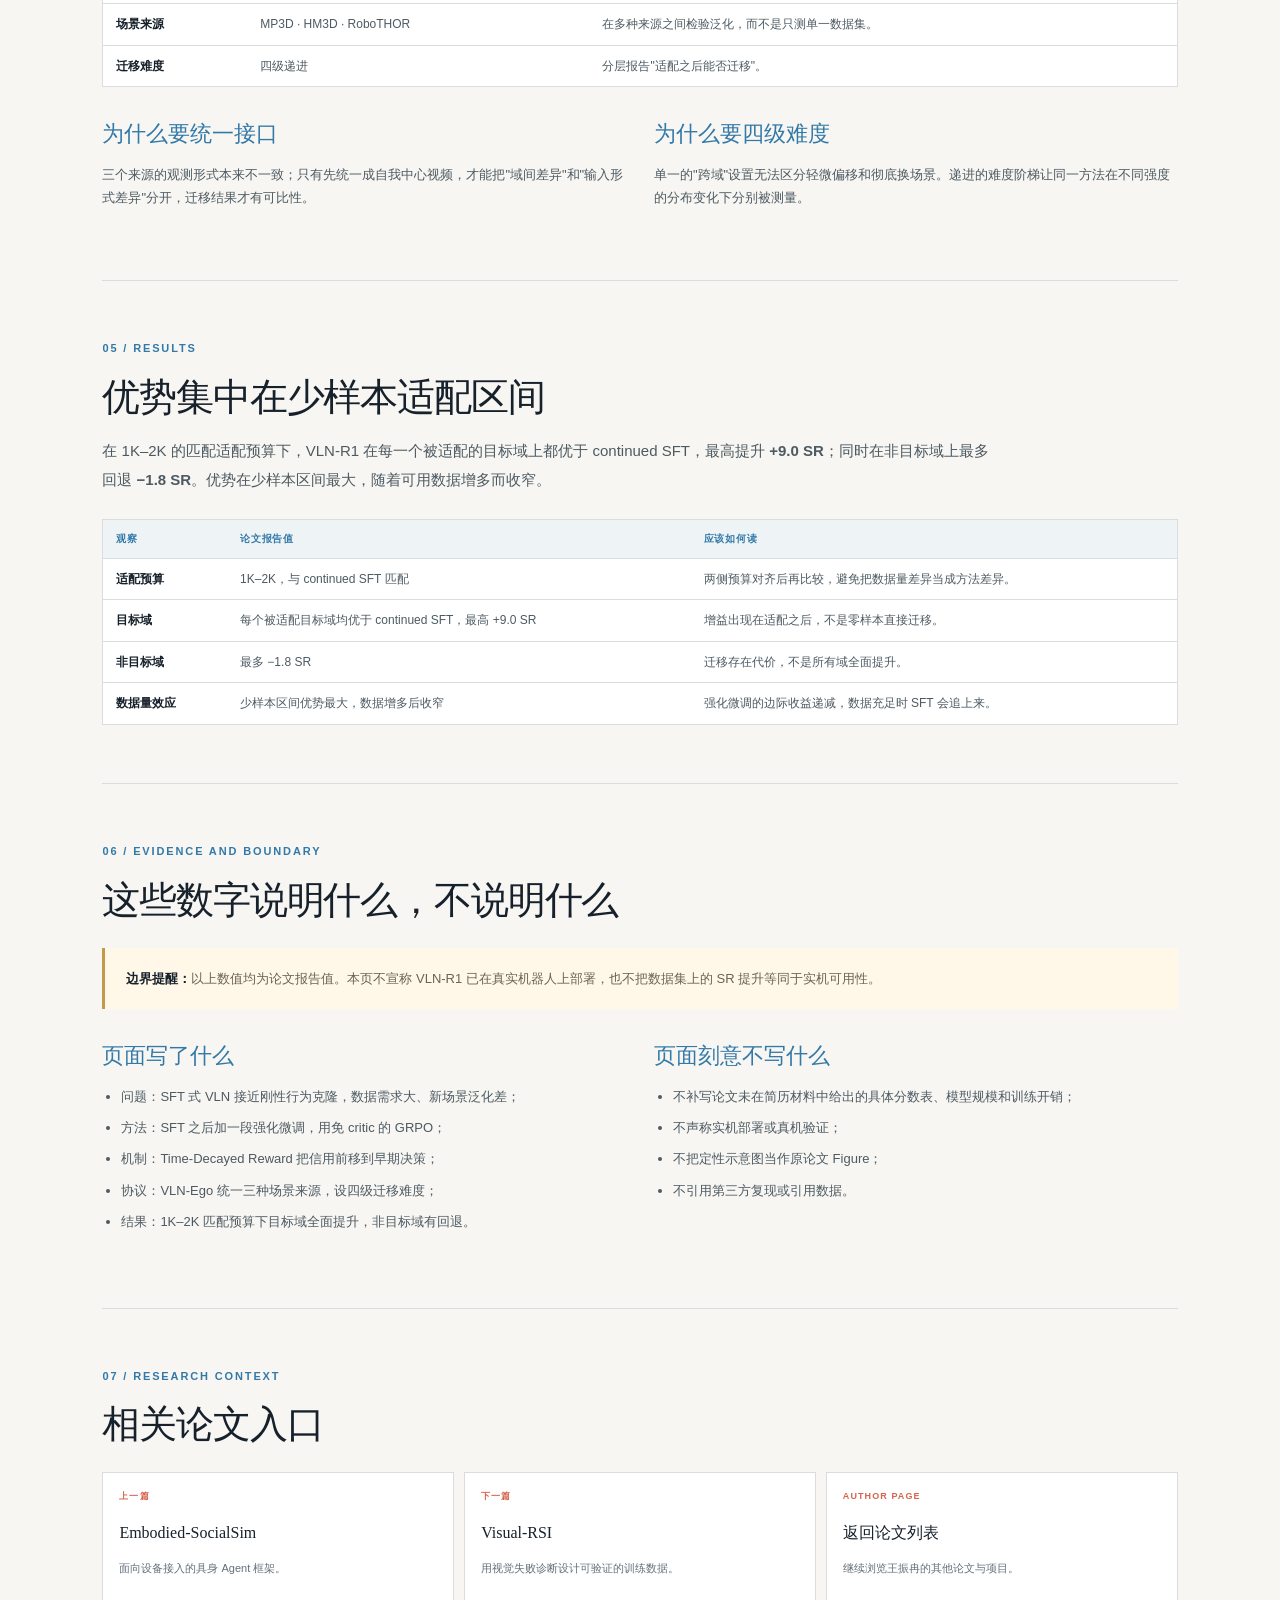
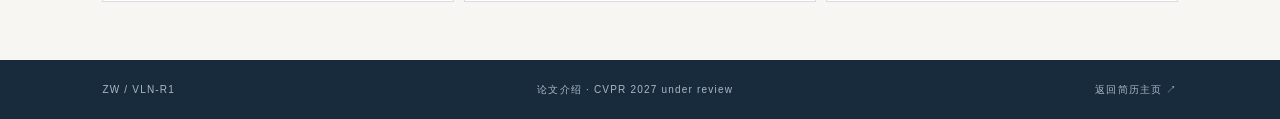
<file: papers/vln-r1.html>
<!doctype html>
<html lang="zh-CN">
  <head>
    <meta charset="utf-8" />
    <meta name="viewport" content="width=device-width, initial-scale=1" />
    <meta name="description" content="VLN-R1：面向可泛化视觉语言导航的 LVLM 强化微调，免 critic 的 GRPO 与免参数的 Time-Decayed Reward。" />
    <title>VLN-R1 · 论文介绍 · 王振冉</title>
    <link rel="stylesheet" href="../styles.css?v=20261031b" />
  </head>
  <body class="paper-page">
    <a class="skip-link" href="#main-content">跳到正文</a>
    <div class="page-shell">
      <header class="research-topbar">
        <a class="brand" href="../index.html"><span>ZR.W</span><small>CV / RESEARCH</small></a>
        <nav class="topnav" aria-label="论文导航"><a href="../index.html#publications">← 代表论文</a><a href="embodied-socialsim.html">← 上一篇：Embodied-SocialSim</a><a href="visual-rsi.html">下一篇：Visual-RSI →</a></nav>
        <span class="top-link">PAPER 02 / VLN-R1</span>
      </header>

      <main id="main-content">
        <section class="paper-hero paper-blue">
          <div class="paper-hero-copy">
            <p class="eyebrow">PAPER 02 · CVPR 2027 UNDER REVIEW</p>
            <h1>VLN-R1</h1>
            <h2>Reinforcement Fine-Tuning of LVLMs for Generalizable Vision-Language Navigation</h2>
            <p class="paper-authors">Zhangyang Qi<sup>†</sup>, <b>Zhenran Wang</b><sup>†</sup>, Zhixiong Zhang, Yizhou Yu, Jiaqi Wang, Hengshuang Zhao</p>
            <p class="paper-authors" style="margin-top:-10px;color:var(--muted);font-size:11px">† 共同第一作者 · Zhenran Wang 为第二作者，与第一作者同等贡献</p>
            <p class="paper-abstract">基于 SFT 的视觉语言导航策略接近刚性的行为克隆：需要大量数据，且在新场景中泛化有限。VLN-R1 在 SFT 之后再加一段强化微调，用免 critic 的 GRPO 从对比采样路径中学习，从而绕开价值估计；同时构建统一的自我中心视频接口 VLN-Ego，把 MP3D、HM3D 与 RoboTHOR 放到同一套逐步真值下评测迁移。</p>
            <div class="paper-linkrow"><a href="../index.html#publications">返回论文列表 ↗</a><a href="#results">直接看结果边界 ↗</a></div>
          </div>
          <aside class="paper-hero-aside">
            <div class="paper-manuscript-card"><span>WEB READING GUIDE</span><strong>方法 · 证据导读</strong><small>没有可复用的论文首页或原始 Figure：不放封面图，也不做占位图。</small><code>VLN-Ego<br />MP3D · HM3D · RoboTHOR<br />critic-free GRPO<br />Time-Decayed Reward</code></div>
            <div class="paper-status-box"><span>STATUS</span><strong>Under Review</strong><small>CVPR 2027 · 稿件已定稿投稿</small></div>
          </aside>
        </section>

        <section class="paper-body">
          <div class="paper-linkbar"><strong>一篇论文式网页导读</strong><span>SFT 瓶颈 → 强化微调 → 信用分配 → 统一接口 → 结果边界</span><nav><a href="#problem">问题</a><a href="#method">方法</a><a href="#credit">信用</a><a href="#vln-ego">数据</a><a href="#results">结果</a><a href="#boundary">边界</a></nav></div>

          <div class="paper-kpis">
            <div class="paper-kpi"><span>FAILURE MODE</span><strong>约 60%</strong><small>失败回合源于早期不可逆决策</small></div>
            <div class="paper-kpi"><span>OPTIMIZATION</span><strong>Critic-free</strong><small>GRPO 从对比采样路径学习，不做价值估计</small></div>
            <div class="paper-kpi"><span>TRANSFER GAIN</span><strong>+9.0 SR</strong><small>1K–2K 匹配适配预算下相对 continued SFT 的最高提升</small></div>
            <div class="paper-kpi"><span>OFF-TARGET COST</span><strong>−1.8 SR</strong><small>非目标域的最大回退幅度</small></div>
          </div>

          <article class="paper-section-block" id="problem">
            <p class="mini-kicker">01 / MOTIVATION</p>
            <h3>SFT 式导航策略更像刚性行为克隆</h3>
            <p>基于监督微调的视觉语言导航模型在演示轨迹上逐步拟合，行为接近刚性的行为克隆：一方面需要大量数据，另一方面在新场景中的泛化表现较差。当模型只是复现训练分布里的动作序列时，场景一变，策略就很难沿用。</p>
            <p>VLN-R1 的出发点不是替换 SFT，而是在它之后补上一步：让模型在自身采样出的多条路径之间做比较，直接优化整条回合的结果，而不是继续追加示范数据。</p>
            <div class="paper-callout"><strong>一句话概括：</strong>SFT 给出可执行的导航策略，强化微调负责把"能走"变成"在新场景里也走对"。</div>
          </article>

          <article class="paper-section-block" id="method">
            <p class="mini-kicker">02 / METHOD</p>
            <h3>加一段强化微调，用免 critic 的 GRPO 学路径</h3>
            <p>论文在 SFT 之上增加一段强化微调。优化器采用免 critic 的 GRPO：同一任务采样多条路径，在组内做相对比较来构造优势，因此不需要额外训练一个价值网络去估计状态价值，省掉了 critic 的显存与调参负担。</p>
            <div class="paper-step-grid">
              <div class="paper-step-card"><span>01</span><strong>SFT 基座</strong><p>先用监督微调得到可执行导航的基础策略。</p></div>
              <div class="paper-step-card"><span>02</span><strong>对比采样</strong><p>同一任务下采样多条候选路径，形成可比较的组。</p></div>
              <div class="paper-step-card"><span>03</span><strong>免 critic 优势</strong><p>GRPO 用组内相对回报替代独立的价值估计。</p></div>
              <div class="paper-step-card"><span>04</span><strong>强化微调</strong><p>用回合级回报更新策略，直接优化导航结果。</p></div>
            </div>
            <div class="paper-split" style="margin-top:30px"><article><h4>为什么不用 critic</h4><p>价值估计需要额外的网络、额外的训练信号和额外的稳定性处理。对导航这类回合级任务，组内相对比较已经能给出可用的学习信号，因此论文选择完全去掉 critic。</p></article><article><h4>代价是什么</h4><p>去掉 critic 不等于去掉方差问题。序列级回报仍然稀疏，如何把回报分配到真正重要的决策步，是下一节的核心。</p></article></div>
          </article>

          <article class="paper-section-block" id="credit">
            <p class="mini-kicker">03 / CREDIT ASSIGNMENT</p>
            <h3>序列级匹配会把同一回合的信用平均摊到每一步</h3>
            <p>在序列级匹配下，一条回合只有一个结果回报，这个回报会被平均分摊到该回合的每一个动作上。但导航的失败往往不是均匀分布的：论文报告约 <b>60%</b> 的失败回合源于早期的不可逆决策——一旦前面走错，后面再正确也无法挽回。</p>
            <p>均匀分摊信用因此把大量信号花在了"早已注定"或无关紧要的步骤上。为此论文提出免参数的 <b>Time-Decayed Reward</b>：按时间衰减对回报加权，把信用集中到视野前端，也就是更早、更关键的决策上。</p>
            <div class="paper-callout"><strong>消融给出的结论：</strong>起作用的是"单调的早期加权"这一性质，而不是某个特定的函数形式。换成别的单调衰减形状，效果依然成立。</div>
            <figure class="paper-figure"><div class="paper-architecture-mini"><div>Sequence-level return<small>一条回合只有一个结果信号</small></div><div>Uniform assignment<small>回报被平均摊到每一步</small></div><div>Time-Decayed Reward<small>免参数 · 单调早期加权</small></div><div>Front-loaded credit<small>信用集中到早期不可逆决策</small></div></div><figcaption><b>机制导读（网页重排）。</b> 这不是原论文 Figure，而是把"回报 → 平均分摊 → 时间衰减 → 信用前移"这一条逻辑画成阅读路径。</figcaption></figure>
          </article>

          <article class="paper-section-block" id="vln-ego">
            <p class="mini-kicker">04 / DATA AND PROTOCOL</p>
            <h3>VLN-Ego：把三种场景来源放进同一个自我中心视频接口</h3>
            <p>为了在同一套协议下检验迁移，论文构建 <b>VLN-Ego</b>：它把 MP3D、HM3D 和 RoboTHOR 统一到自我中心视频接口下，并为每条轨迹提供逐步真值。在此基础上设置四级递进的迁移难度，用于分层观察方法在不同分布偏移下的表现。</p>
            <div class="paper-table-wrap"><table class="paper-table"><thead><tr><th>层次</th><th>内容</th><th>在论文中的作用</th></tr></thead><tbody><tr><td>观测接口</td><td>自我中心视频（VLN-Ego）</td><td>把三种场景来源统一成同一种输入形式。</td></tr><tr><td>监督信号</td><td>逐步真值</td><td>让每条轨迹的每一步都有可核对的参照。</td></tr><tr><td>场景来源</td><td>MP3D · HM3D · RoboTHOR</td><td>在多种来源之间检验泛化，而不是只测单一数据集。</td></tr><tr><td>迁移难度</td><td>四级递进</td><td>分层报告"适配之后能否迁移"。</td></tr></tbody></table></div>
            <div class="paper-split" style="margin-top:28px"><article><h4>为什么要统一接口</h4><p>三个来源的观测形式本来不一致；只有先统一成自我中心视频，才能把"域间差异"和"输入形式差异"分开，迁移结果才有可比性。</p></article><article><h4>为什么要四级难度</h4><p>单一的"跨域"设置无法区分轻微偏移和彻底换场景。递进的难度阶梯让同一方法在不同强度的分布变化下分别被测量。</p></article></div>
          </article>

          <article class="paper-section-block" id="results">
            <p class="mini-kicker">05 / RESULTS</p>
            <h3>优势集中在少样本适配区间</h3>
            <p>在 1K–2K 的匹配适配预算下，VLN-R1 在每一个被适配的目标域上都优于 continued SFT，最高提升 <b>+9.0 SR</b>；同时在非目标域上最多回退 <b>−1.8 SR</b>。优势在少样本区间最大，随着可用数据增多而收窄。</p>
            <div class="paper-table-wrap"><table class="paper-table"><thead><tr><th>观察</th><th>论文报告值</th><th>应该如何读</th></tr></thead><tbody><tr><td>适配预算</td><td>1K–2K，与 continued SFT 匹配</td><td>两侧预算对齐后再比较，避免把数据量差异当成方法差异。</td></tr><tr><td>目标域</td><td>每个被适配目标域均优于 continued SFT，最高 +9.0 SR</td><td>增益出现在适配之后，不是零样本直接迁移。</td></tr><tr><td>非目标域</td><td>最多 −1.8 SR</td><td>迁移存在代价，不是所有域全面提升。</td></tr><tr><td>数据量效应</td><td>少样本区间优势最大，数据增多后收窄</td><td>强化微调的边际收益递减，数据充足时 SFT 会追上来。</td></tr></tbody></table></div>
          </article>

          <article class="paper-section-block" id="boundary">
            <p class="mini-kicker">06 / EVIDENCE AND BOUNDARY</p>
            <h3>这些数字说明什么，不说明什么</h3>
            <div class="paper-boundary"><strong>边界提醒：</strong>以上数值均为论文报告值。本页不宣称 VLN-R1 已在真实机器人上部署，也不把数据集上的 SR 提升等同于实机可用性。</div>
            <div class="paper-split" style="margin-top:28px"><article><h4>页面写了什么</h4><ul><li>问题：SFT 式 VLN 接近刚性行为克隆，数据需求大、新场景泛化差；</li><li>方法：SFT 之后加一段强化微调，用免 critic 的 GRPO；</li><li>机制：Time-Decayed Reward 把信用前移到早期决策；</li><li>协议：VLN-Ego 统一三种场景来源，设四级迁移难度；</li><li>结果：1K–2K 匹配预算下目标域全面提升，非目标域有回退。</li></ul></article><article><h4>页面刻意不写什么</h4><ul><li>不补写论文未在简历材料中给出的具体分数表、模型规模和训练开销；</li><li>不声称实机部署或真机验证；</li><li>不把定性示意图当作原论文 Figure；</li><li>不引用第三方复现或引用数据。</li></ul></article></div>
          </article>

          <article class="paper-section-block">
            <p class="mini-kicker">07 / RESEARCH CONTEXT</p>
            <h3>相关论文入口</h3>
            <div class="paper-sources"><a class="paper-source-card" href="embodied-socialsim.html"><span>上一篇</span><strong>Embodied-SocialSim</strong><small>面向设备接入的具身 Agent 框架。</small></a><a class="paper-source-card" href="visual-rsi.html"><span>下一篇</span><strong>Visual-RSI</strong><small>用视觉失败诊断设计可验证的训练数据。</small></a><a class="paper-source-card" href="../index.html#publications"><span>AUTHOR PAGE</span><strong>返回论文列表</strong><small>继续浏览王振冉的其他论文与项目。</small></a></div>
          </article>
        </section>
      </main>

      <footer class="footer"><span>ZW / VLN-R1</span><span>论文介绍 · CVPR 2027 under review</span><a href="../index.html" style="color:#a9bac3">返回简历主页 ↗</a></footer>
    </div>
  </body>
</html>
</file>
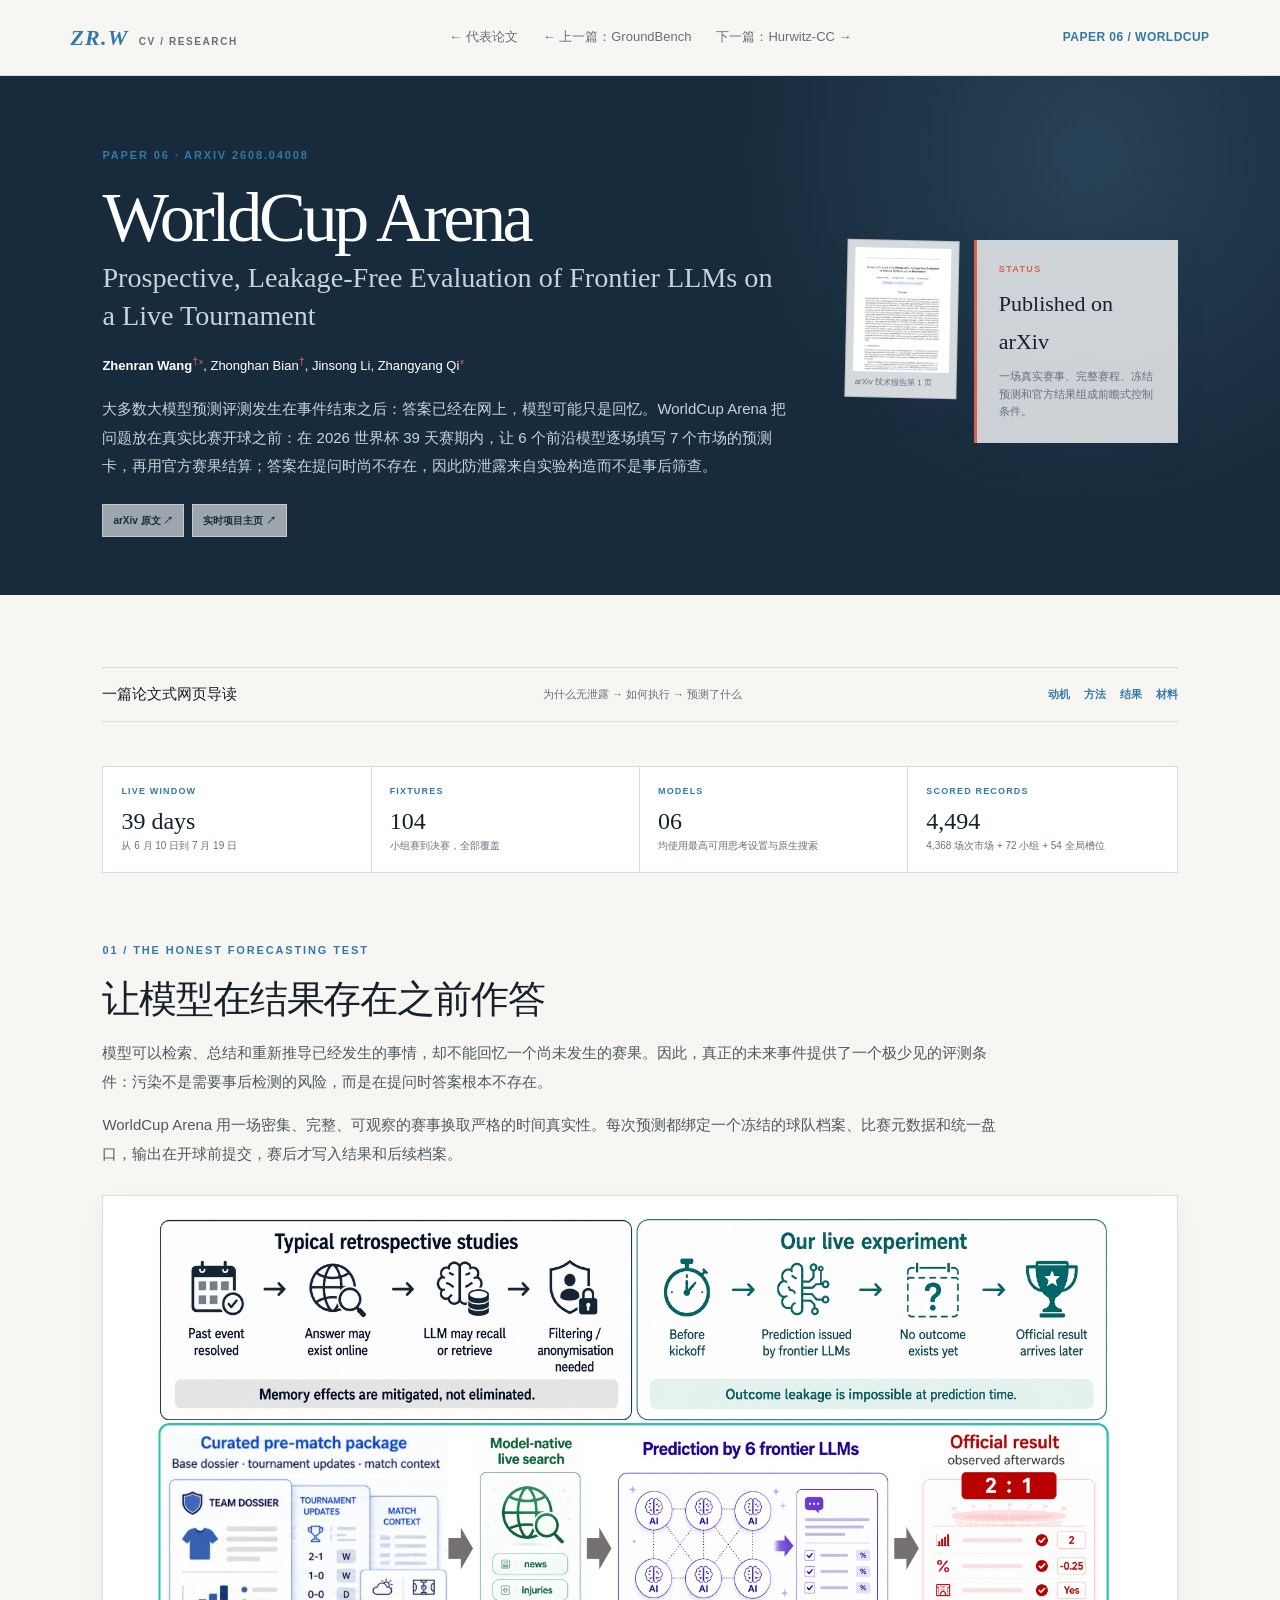
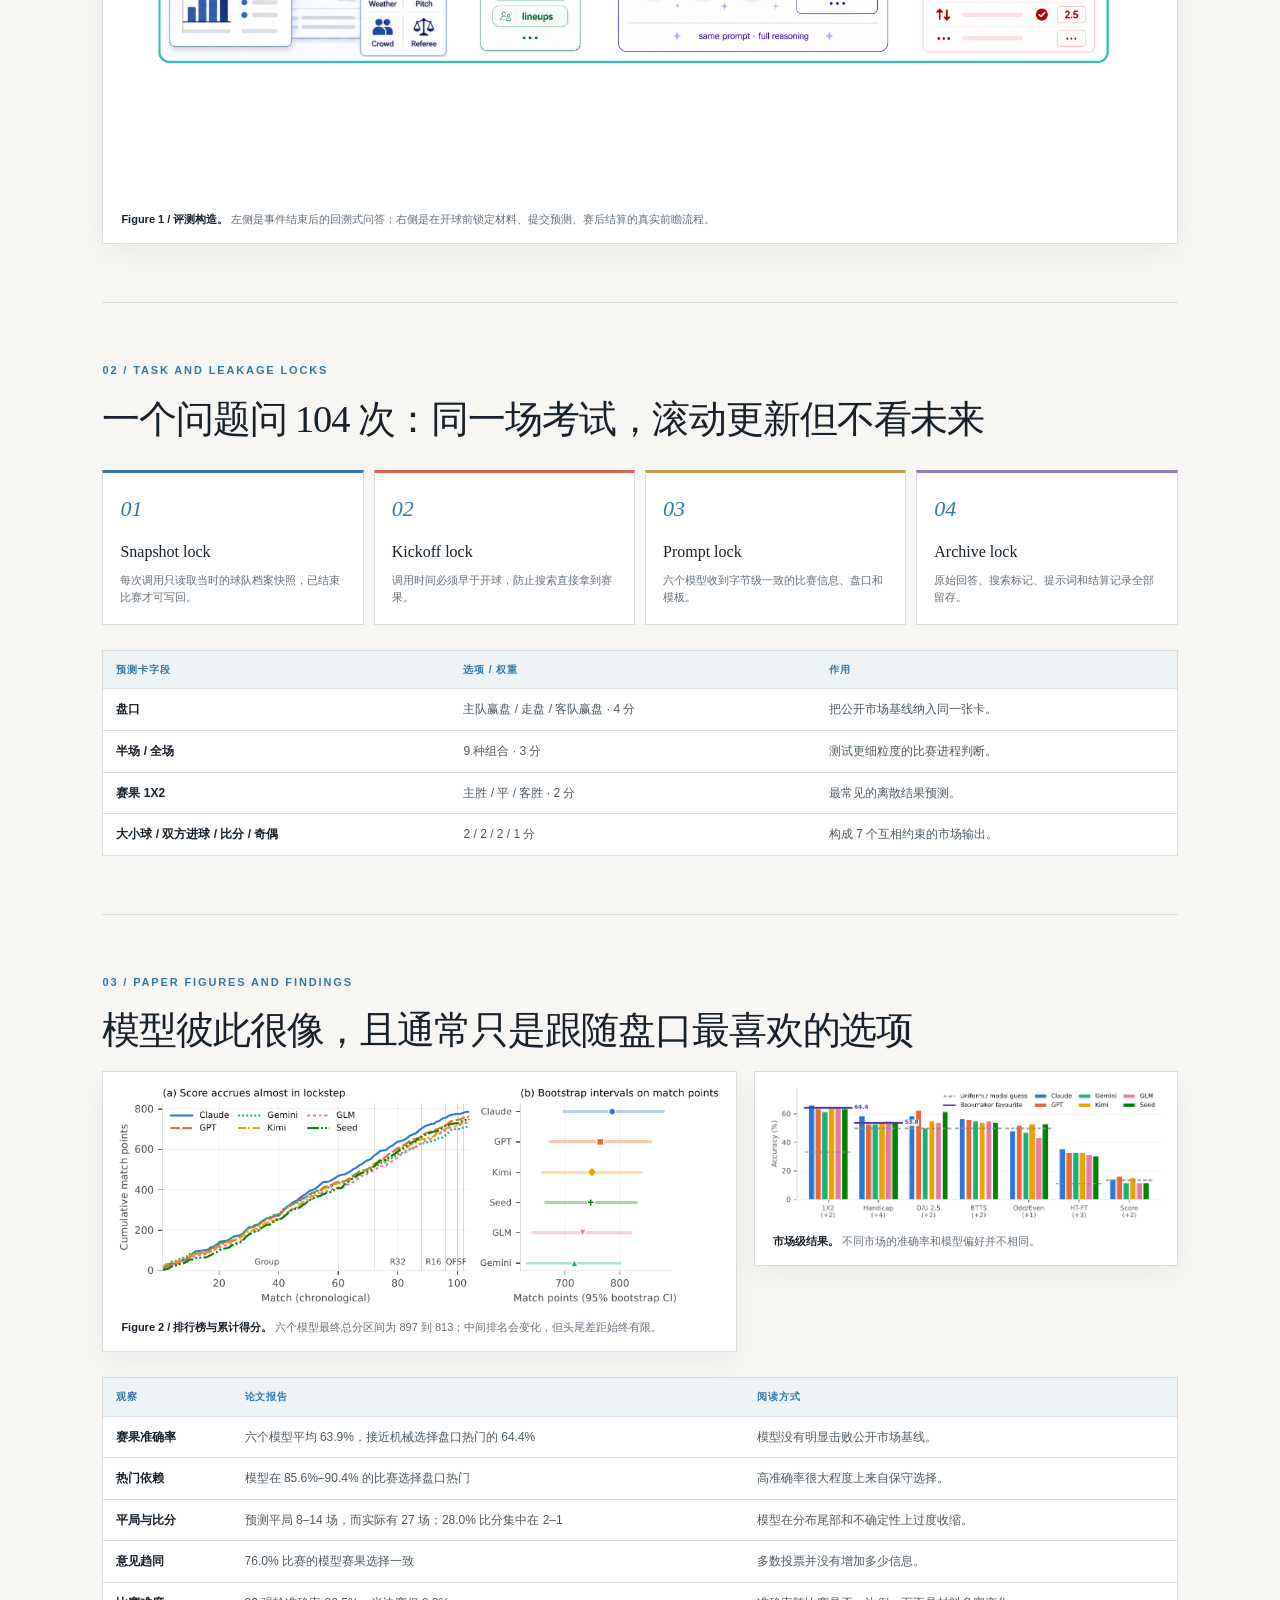
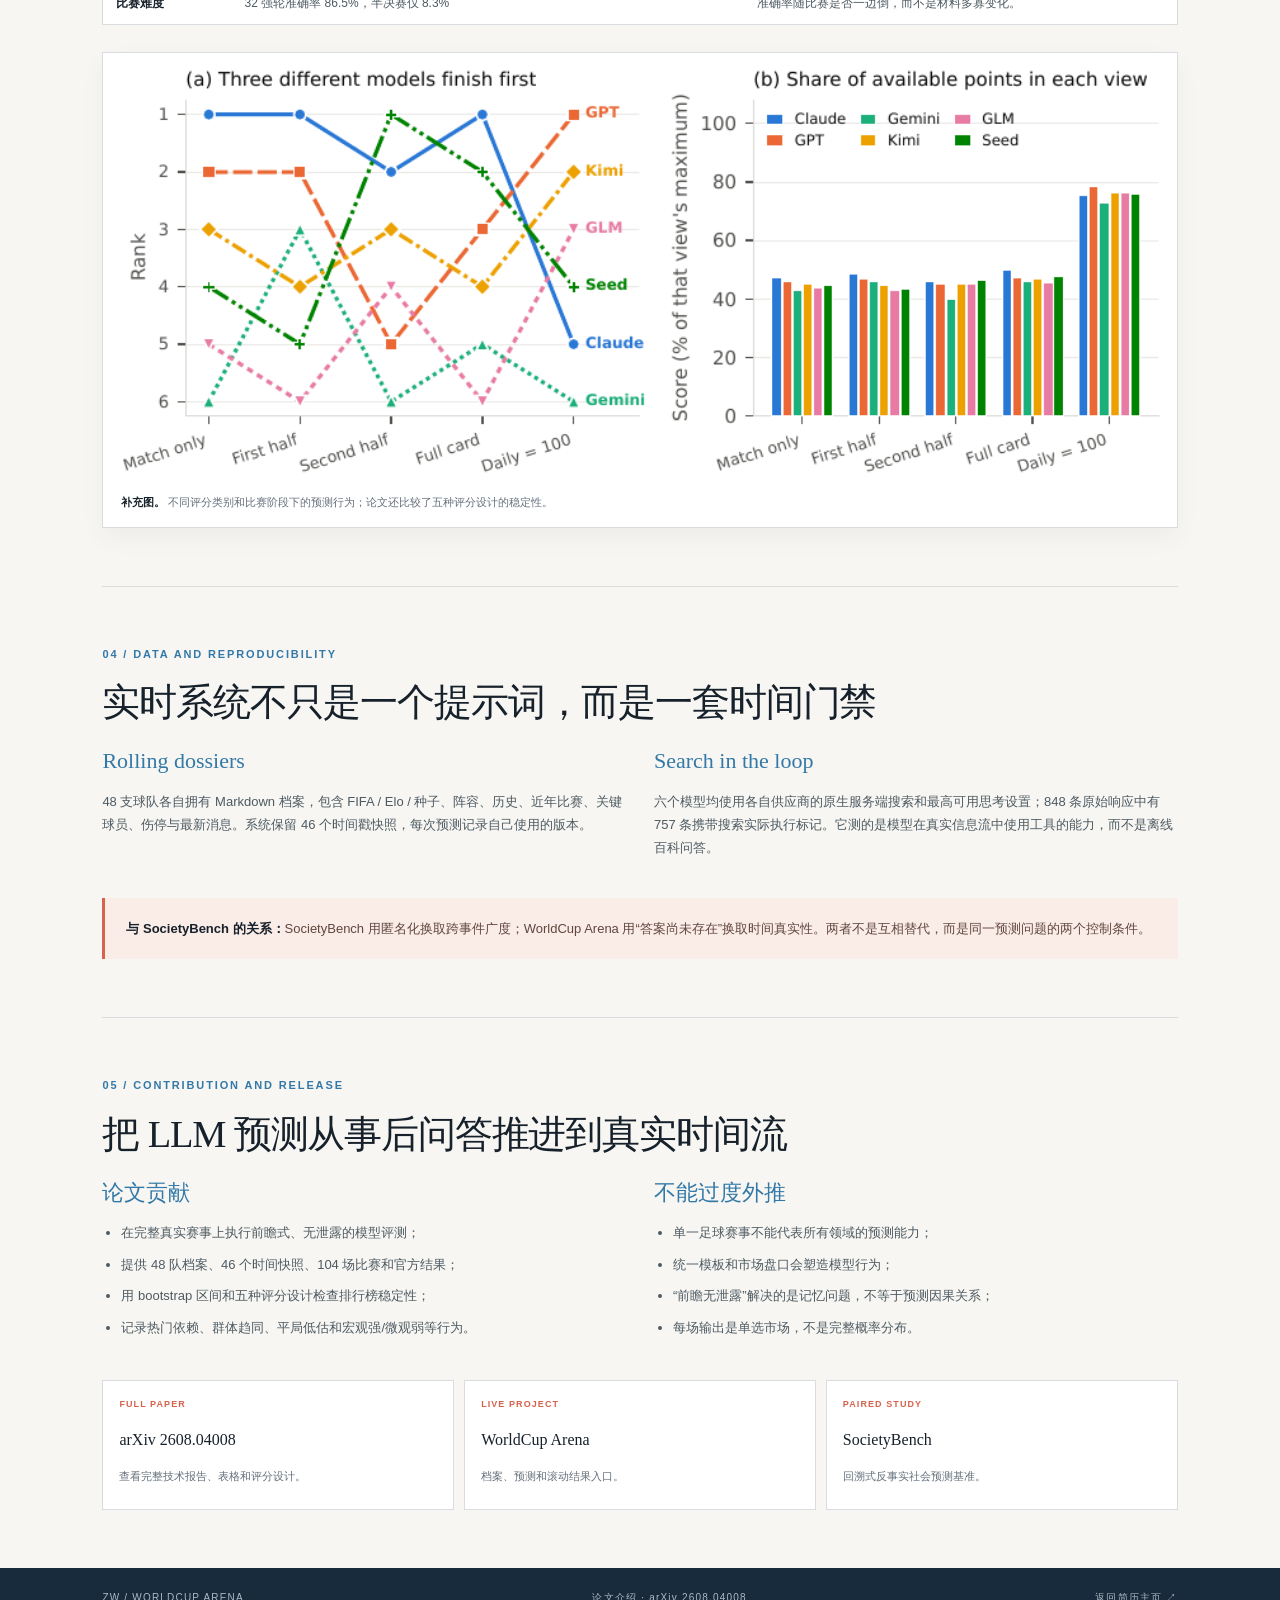
<file: papers/worldcup.html>
<!doctype html>
<html lang="zh-CN">
  <head>
    <meta charset="utf-8" />
    <meta name="viewport" content="width=device-width, initial-scale=1" />
    <meta name="description" content="WorldCup Arena 论文介绍：对前沿大模型进行真正赛前、无泄露的实时预测评测。" />
    <title>WorldCup Arena · 论文介绍 · 王振冉</title>
    <link rel="stylesheet" href="../styles.css?v=20261031b" />
  </head>
  <body class="paper-page">
    <a class="skip-link" href="#main-content">跳到正文</a>
    <div class="page-shell">
      <header class="research-topbar">
        <a class="brand" href="../index.html"><span>ZR.W</span><small>CV / RESEARCH</small></a>
        <nav class="topnav" aria-label="论文导航"><a href="../index.html#publications">← 代表论文</a><a href="groundbench.html">← 上一篇：GroundBench</a><a href="hurwitz-cc.html">下一篇：Hurwitz-CC →</a></nav>
        <span class="top-link">PAPER 06 / WORLDCUP</span>
      </header>

      <main id="main-content">
        <section class="paper-hero paper-navy">
          <div class="paper-hero-copy">
            <p class="eyebrow">PAPER 06 · ARXIV 2608.04008</p>
            <h1>WorldCup Arena</h1>
            <h2>Prospective, Leakage-Free Evaluation of Frontier LLMs on a Live Tournament</h2>
            <p class="paper-authors"><b>Zhenran Wang</b><sup>†∗</sup>, Zhonghan Bian<sup>†</sup>, Jinsong Li, Zhangyang Qi<sup>∗</sup></p>
            <p class="paper-abstract">大多数大模型预测评测发生在事件结束之后：答案已经在网上，模型可能只是回忆。WorldCup Arena 把问题放在真实比赛开球之前：在 2026 世界杯 39 天赛期内，让 6 个前沿模型逐场填写 7 个市场的预测卡，再用官方赛果结算；答案在提问时尚不存在，因此防泄露来自实验构造而不是事后筛查。</p>
            <div class="paper-linkrow"><a href="https://arxiv.org/abs/2608.04008" target="_blank" rel="noreferrer">arXiv 原文 ↗</a><a href="https://co-minder.github.io/worldcup2026/" target="_blank" rel="noreferrer">实时项目主页 ↗</a></div>
          </div>
          <aside class="paper-hero-aside">
            <figure class="paper-cover"><img src="../assets/papers/worldcup/cover.png" alt="WorldCup Arena 论文首页" /><figcaption>arXiv 技术报告第 1 页</figcaption></figure>
            <div class="paper-status-box"><span>STATUS</span><strong>Published on arXiv</strong><small>一场真实赛事、完整赛程、冻结预测和官方结果组成前瞻式控制条件。</small></div>
          </aside>
        </section>

        <section class="paper-body">
          <div class="paper-linkbar"><strong>一篇论文式网页导读</strong><span>为什么无泄露 → 如何执行 → 预测了什么</span><nav><a href="#problem">动机</a><a href="#method">方法</a><a href="#results">结果</a><a href="#release">材料</a></nav></div>

          <div class="paper-kpis">
            <div class="paper-kpi"><span>LIVE WINDOW</span><strong>39 days</strong><small>从 6 月 10 日到 7 月 19 日</small></div>
            <div class="paper-kpi"><span>FIXTURES</span><strong>104</strong><small>小组赛到决赛，全部覆盖</small></div>
            <div class="paper-kpi"><span>MODELS</span><strong>06</strong><small>均使用最高可用思考设置与原生搜索</small></div>
            <div class="paper-kpi"><span>SCORED RECORDS</span><strong>4,494</strong><small>4,368 场次市场 + 72 小组 + 54 全局槽位</small></div>
          </div>

          <article class="paper-section-block" id="problem">
            <p class="mini-kicker">01 / THE HONEST FORECASTING TEST</p>
            <h3>让模型在结果存在之前作答</h3>
            <p>模型可以检索、总结和重新推导已经发生的事情，却不能回忆一个尚未发生的赛果。因此，真正的未来事件提供了一个极少见的评测条件：污染不是需要事后检测的风险，而是在提问时答案根本不存在。</p>
            <p>WorldCup Arena 用一场密集、完整、可观察的赛事换取严格的时间真实性。每次预测都绑定一个冻结的球队档案、比赛元数据和统一盘口，输出在开球前提交，赛后才写入结果和后续档案。</p>
            <figure class="paper-figure"><img src="../assets/papers/worldcup/teaser.png" alt="WorldCup Arena 前瞻式评测示意图" /><figcaption><b>Figure 1 / 评测构造。</b> 左侧是事件结束后的回溯式问答；右侧是在开球前锁定材料、提交预测、赛后结算的真实前瞻流程。</figcaption></figure>
          </article>

          <article class="paper-section-block" id="method">
            <p class="mini-kicker">02 / TASK AND LEAKAGE LOCKS</p>
            <h3>一个问题问 104 次：同一场考试，滚动更新但不看未来</h3>
            <div class="paper-step-grid">
              <div class="paper-step-card"><span>01</span><strong>Snapshot lock</strong><p>每次调用只读取当时的球队档案快照，已结束比赛才可写回。</p></div>
              <div class="paper-step-card"><span>02</span><strong>Kickoff lock</strong><p>调用时间必须早于开球，防止搜索直接拿到赛果。</p></div>
              <div class="paper-step-card"><span>03</span><strong>Prompt lock</strong><p>六个模型收到字节级一致的比赛信息、盘口和模板。</p></div>
              <div class="paper-step-card"><span>04</span><strong>Archive lock</strong><p>原始回答、搜索标记、提示词和结算记录全部留存。</p></div>
            </div>
            <div class="paper-table-wrap"><table class="paper-table"><thead><tr><th>预测卡字段</th><th>选项 / 权重</th><th>作用</th></tr></thead><tbody><tr><td>盘口</td><td>主队赢盘 / 走盘 / 客队赢盘 · 4 分</td><td>把公开市场基线纳入同一张卡。</td></tr><tr><td>半场 / 全场</td><td>9 种组合 · 3 分</td><td>测试更细粒度的比赛进程判断。</td></tr><tr><td>赛果 1X2</td><td>主胜 / 平 / 客胜 · 2 分</td><td>最常见的离散结果预测。</td></tr><tr><td>大小球 / 双方进球 / 比分 / 奇偶</td><td>2 / 2 / 2 / 1 分</td><td>构成 7 个互相约束的市场输出。</td></tr></tbody></table></div>
          </article>

          <article class="paper-section-block" id="results">
            <p class="mini-kicker">03 / PAPER FIGURES AND FINDINGS</p>
            <h3>模型彼此很像，且通常只是跟随盘口最喜欢的选项</h3>
            <div class="paper-figure-grid"><figure class="paper-figure"><img src="../assets/papers/worldcup/leaderboard.png" alt="WorldCup Arena 最终排行榜" /><figcaption><b>Figure 2 / 排行榜与累计得分。</b> 六个模型最终总分区间为 897 到 813；中间排名会变化，但头尾差距始终有限。</figcaption></figure><figure class="paper-figure"><img src="../assets/papers/worldcup/markets.png" alt="WorldCup Arena 分市场结果" /><figcaption><b>市场级结果。</b> 不同市场的准确率和模型偏好并不相同。</figcaption></figure></div>
             <div class="paper-table-wrap"><table class="paper-table"><thead><tr><th>观察</th><th>论文报告</th><th>阅读方式</th></tr></thead><tbody><tr><td>赛果准确率</td><td>六个模型平均 63.9%，接近机械选择盘口热门的 64.4%</td><td>模型没有明显击败公开市场基线。</td></tr><tr><td>热门依赖</td><td>模型在 85.6%–90.4% 的比赛选择盘口热门</td><td>高准确率很大程度上来自保守选择。</td></tr><tr><td>平局与比分</td><td>预测平局 8–14 场，而实际有 27 场；28.0% 比分集中在 2–1</td><td>模型在分布尾部和不确定性上过度收缩。</td></tr><tr><td>意见趋同</td><td>76.0% 比赛的模型赛果选择一致</td><td>多数投票并没有增加多少信息。</td></tr><tr><td>比赛难度</td><td>32 强轮准确率 86.5%，半决赛仅 8.3%</td><td>准确率随比赛是否一边倒，而不是材料多寡变化。</td></tr></tbody></table></div>
            <figure class="paper-figure"><img src="../assets/papers/worldcup/views.png" alt="WorldCup Arena 预测视角分析图" /><figcaption><b>补充图。</b> 不同评分类别和比赛阶段下的预测行为；论文还比较了五种评分设计的稳定性。</figcaption></figure>
          </article>

          <article class="paper-section-block">
            <p class="mini-kicker">04 / DATA AND REPRODUCIBILITY</p>
            <h3>实时系统不只是一个提示词，而是一套时间门禁</h3>
            <div class="paper-split"><article><h4>Rolling dossiers</h4><p>48 支球队各自拥有 Markdown 档案，包含 FIFA / Elo / 种子、阵容、历史、近年比赛、关键球员、伤停与最新消息。系统保留 46 个时间戳快照，每次预测记录自己使用的版本。</p></article><article><h4>Search in the loop</h4><p>六个模型均使用各自供应商的原生服务端搜索和最高可用思考设置；848 条原始响应中有 757 条携带搜索实际执行标记。它测的是模型在真实信息流中使用工具的能力，而不是离线百科问答。</p></article></div>
            <div class="paper-callout"><strong>与 SocietyBench 的关系：</strong>SocietyBench 用匿名化换取跨事件广度；WorldCup Arena 用“答案尚未存在”换取时间真实性。两者不是互相替代，而是同一预测问题的两个控制条件。</div>
          </article>

          <article class="paper-section-block" id="release">
            <p class="mini-kicker">05 / CONTRIBUTION AND RELEASE</p>
            <h3>把 LLM 预测从事后问答推进到真实时间流</h3>
            <div class="paper-split"><article><h4>论文贡献</h4><ul><li>在完整真实赛事上执行前瞻式、无泄露的模型评测；</li><li>提供 48 队档案、46 个时间快照、104 场比赛和官方结果；</li><li>用 bootstrap 区间和五种评分设计检查排行榜稳定性；</li><li>记录热门依赖、群体趋同、平局低估和宏观强/微观弱等行为。</li></ul></article><article><h4>不能过度外推</h4><ul><li>单一足球赛事不能代表所有领域的预测能力；</li><li>统一模板和市场盘口会塑造模型行为；</li><li>“前瞻无泄露”解决的是记忆问题，不等于预测因果关系；</li><li>每场输出是单选市场，不是完整概率分布。</li></ul></article></div>
            <div class="paper-sources"><a class="paper-source-card" href="https://arxiv.org/abs/2608.04008" target="_blank" rel="noreferrer"><span>FULL PAPER</span><strong>arXiv 2608.04008</strong><small>查看完整技术报告、表格和评分设计。</small></a><a class="paper-source-card" href="https://co-minder.github.io/worldcup2026/" target="_blank" rel="noreferrer"><span>LIVE PROJECT</span><strong>WorldCup Arena</strong><small>档案、预测和滚动结果入口。</small></a><a class="paper-source-card" href="societybench.html"><span>PAIRED STUDY</span><strong>SocietyBench</strong><small>回溯式反事实社会预测基准。</small></a></div>
          </article>
        </section>
      </main>

      <footer class="footer"><span>ZW / WORLDCUP ARENA</span><span>论文介绍 · arXiv 2608.04008</span><a href="../index.html" style="color:#a9bac3">返回简历主页 ↗</a></footer>
    </div>
  </body>
</html>
</file>
<file: styles.css>
:root {
  --ink: #17212b;
  --muted: #65707b;
  --line: #d9dde0;
  --paper: #f7f6f2;
  --white: #ffffff;
  --navy: #182b3d;
  --navy-2: #233d54;
  --blue: #3379a8;
  --blue-soft: #e7f0f5;
  --coral: #d6634d;
  --coral-soft: #faece7;
  --gold: #c29a4c;
  --shadow: 0 20px 60px rgba(24, 43, 61, 0.1);
  --serif: Georgia, "Noto Serif SC", "Songti SC", serif;
  --sans: Inter, -apple-system, BlinkMacSystemFont, "Segoe UI", "PingFang SC", "Microsoft YaHei", sans-serif;
}

* { box-sizing: border-box; }
html { scroll-behavior: smooth; }
body { margin: 0; background: var(--paper); color: var(--ink); font-family: var(--sans); line-height: 1.7; }
a { color: inherit; text-decoration: none; }
a:hover { color: var(--blue); }
p, h1, h2, h3 { margin-top: 0; }
ul, ol { margin-top: 0; }
.page-shell { max-width: 1440px; margin: 0 auto; background: var(--paper); overflow: hidden; }
.topbar { min-height: 76px; padding: 0 5.5vw; display: flex; align-items: center; justify-content: space-between; gap: 24px; border-bottom: 1px solid var(--line); background: rgba(247, 246, 242, 0.92); position: sticky; top: 0; z-index: 20; backdrop-filter: blur(14px); }
.brand { display: flex; align-items: baseline; gap: 10px; font-weight: 800; letter-spacing: .08em; }
.brand span { color: var(--blue); font-family: var(--serif); font-size: 22px; font-style: italic; }
.brand small { color: var(--muted); font-size: 10px; letter-spacing: .16em; }
.topnav { display: flex; gap: 25px; color: var(--muted); font-size: 13px; }
.topnav a { transition: color .2s; }
.topnav a:hover { color: var(--ink); }
.top-link { color: var(--blue); font-size: 12px; font-weight: 800; letter-spacing: .04em; }
.hero { min-height: 610px; padding: 90px 8vw 72px; display: grid; grid-template-columns: minmax(0, 1.35fr) minmax(280px, .65fr); align-items: center; gap: 60px; background: radial-gradient(circle at 85% 16%, rgba(51,121,168,.13), transparent 28%), linear-gradient(135deg, #f7f6f2 0%, #eef3f4 100%); }
.eyebrow, .mini-kicker { margin-bottom: 16px; color: var(--blue); font-size: 11px; font-weight: 850; letter-spacing: .17em; text-transform: uppercase; }
.hero h1 { max-width: 760px; margin-bottom: 27px; font-family: var(--serif); font-size: clamp(48px, 6vw, 88px); font-weight: 400; line-height: 1.08; letter-spacing: -.055em; }
.hero-name { margin-bottom: 10px; font-size: clamp(52px, 7vw, 92px); line-height: 1.05; }
.hero-name-en { display: block; margin-top: 6px; color: var(--muted); font-family: var(--sans); font-size: 19px; font-weight: 600; letter-spacing: .08em; }
.hero-identity { margin-bottom: 22px; color: var(--ink); font-size: 17px; font-weight: 750; line-height: 1.9; }
.hero-identity::first-line { color: var(--blue); }
.hero-theme { display: inline-flex; align-items: baseline; gap: 10px; padding: 10px 14px; margin-bottom: 26px; border-left: 3px solid var(--coral); background: rgba(255, 255, 255, .6); color: var(--ink); font-family: var(--serif); font-size: 17px; }
.hero-theme span { color: var(--coral); font-family: var(--sans); font-size: 9px; font-weight: 900; letter-spacing: .14em; }
em { color: var(--blue); font-style: italic; }
.hero-lede { max-width: 680px; margin-bottom: 30px; color: #485761; font-size: 17px; line-height: 1.9; }
.hero-actions { display: flex; flex-wrap: wrap; gap: 10px; }
.button { display: inline-flex; align-items: center; justify-content: center; min-height: 42px; padding: 8px 17px; border: 1px solid var(--line); border-radius: 3px; font-size: 12px; font-weight: 800; letter-spacing: .02em; transition: transform .2s, box-shadow .2s, background .2s; }
.button:hover { color: inherit; transform: translateY(-2px); box-shadow: 0 8px 20px rgba(23,33,43,.1); }
.button-primary { color: white; border-color: var(--navy); background: var(--navy); }
.button-primary:hover { color: white; background: var(--navy-2); }
.button-ghost { background: rgba(255,255,255,.55); }
.button-small { min-height: 34px; padding: 6px 11px; font-size: 11px; background: white; }
.hero-aside { justify-self: end; width: min(100%, 330px); }
.portrait-wrap { width: 205px; height: 255px; margin: 0 0 25px auto; padding: 10px; border: 1px solid var(--line); border-radius: 2px; background: white; box-shadow: var(--shadow); transform: rotate(1.5deg); }
.portrait-wrap img { width: 100%; height: 100%; object-fit: cover; filter: saturate(.85); }
.contact-card { display: grid; gap: 6px; min-width: 0; overflow-wrap: anywhere; padding: 20px; border-left: 3px solid var(--coral); background: white; box-shadow: 0 10px 35px rgba(24,43,61,.06); font-size: 13px; }
.contact-card strong { font-family: var(--serif); font-size: 17px; font-weight: 500; line-height: 1.4; }
.contact-card span:not(.card-label), .contact-card a { color: var(--muted); font-size: 12px; }
.card-label { overflow-wrap: anywhere; color: var(--coral); font-size: 10px; font-weight: 900; letter-spacing: .14em; }
.stat-strip { display: grid; grid-template-columns: repeat(4, 1fr); border-bottom: 1px solid var(--line); background: var(--navy); color: white; }
.stat-strip div { padding: 23px 5vw; border-right: 1px solid rgba(255,255,255,.15); }
.stat-strip div:last-child { border-right: 0; }
.stat-strip strong { display: block; font-family: var(--serif); font-size: 31px; font-weight: 400; line-height: 1; }
.stat-strip span { color: #aec0cc; font-size: 11px; letter-spacing: .1em; }
.section { padding: 105px 8vw; }
.light-section { background: #fff; }
.source-section { background: #eaf0f2; }
.section-heading { display: flex; justify-content: space-between; align-items: end; gap: 50px; margin-bottom: 48px; }
.section-heading h2 { margin-bottom: 0; font-family: var(--serif); font-size: clamp(39px, 4.2vw, 67px); font-weight: 400; line-height: 1.08; letter-spacing: -.05em; }
.section-intro { max-width: 490px; margin-bottom: 3px; color: var(--muted); font-size: 14px; line-height: 1.9; }
.compact-heading { align-items: center; margin-bottom: 37px; }
.compact-heading h2 { font-size: clamp(35px, 4vw, 56px); }
.red-note { color: var(--coral); font-size: 12px; font-weight: 800; }
.direction-grid { display: grid; grid-template-columns: repeat(2, minmax(0,1fr)); gap: 22px; }
.direction-card { min-height: 430px; padding: 31px; border: 1px solid var(--line); background: white; box-shadow: 0 10px 25px rgba(23,33,43,.04); }
.rsi-card { border-top: 4px solid var(--coral); }
.embodied-card { border-top: 4px solid var(--blue); }
.direction-top, .project-meta, .detail-footer { display: flex; align-items: center; justify-content: space-between; gap: 14px; }
.index { font-family: var(--serif); color: var(--muted); font-size: 25px; font-style: italic; }
.pill { display: inline-flex; align-items: center; width: max-content; max-width: 100%; padding: 4px 9px; border-radius: 99px; font-size: 9px; font-weight: 900; letter-spacing: .12em; }.pill-row { display: flex; flex-wrap: wrap; gap: 5px; min-width: 0; }
.pill.coral { color: #a44331; background: var(--coral-soft); }
.pill.blue { color: #28638e; background: var(--blue-soft); }
.pill.neutral { color: #60717c; background: #edf0f1; }
.direction-card h3 { margin: 24px 0 4px; font-family: var(--serif); font-size: 35px; font-weight: 400; }
.direction-title { margin-bottom: 14px; color: var(--muted); font-size: 13px; font-weight: 750; }
.direction-summary { min-height: 72px; margin-bottom: 18px; color: #42515b; font-size: 14px; line-height: 1.8; }
.tag-row { display: flex; flex-wrap: wrap; gap: 6px; margin-bottom: 24px; }
.tag-row span, .skill-cloud span { padding: 4px 8px; color: var(--muted); border: 1px solid var(--line); border-radius: 2px; font-size: 10px; }
.question { display: grid; gap: 4px; padding: 14px 15px; margin-bottom: 19px; background: var(--paper); }
.question span { color: var(--coral); font-size: 9px; font-weight: 900; letter-spacing: .14em; text-transform: uppercase; }
.question strong { font-family: var(--serif); font-size: 16px; font-weight: 500; line-height: 1.45; }
.text-link { color: var(--blue); font-size: 12px; font-weight: 800; }
.text-link span { margin-left: 8px; }
.system-map { margin-top: 60px; padding: 25px 28px; border: 1px solid #cbd7dc; background: var(--navy); color: white; }
.map-caption { display: flex; justify-content: space-between; gap: 15px; margin-bottom: 23px; color: #c3d1d9; }
.map-caption span { color: #9fc2d5; font-size: 9px; font-weight: 900; letter-spacing: .17em; }
.map-caption strong { font-size: 12px; font-weight: 600; }
.map-flow { display: grid; grid-template-columns: 1fr auto 1fr auto 1fr auto 1fr; align-items: center; gap: 10px; }
.map-node { padding: 15px 12px; border: 1px solid rgba(255,255,255,.26); background: rgba(255,255,255,.08); text-align: center; }
.map-node small { display: block; margin-bottom: 4px; color: #a8c0cb; font-size: 9px; letter-spacing: .12em; }
.map-node strong { font-family: var(--serif); font-size: 15px; font-weight: 400; }
.node-input { border-bottom: 3px solid var(--coral); }.node-agent { border-bottom: 3px solid var(--gold); }.node-trace { border-bottom: 3px solid #76a9c6; }.node-eval { border-bottom: 3px solid #a6c987; }
.map-arrow { color: #9eb9c8; font-size: 20px; }
.map-foot { display: flex; justify-content: space-between; margin-top: 20px; color: #b4c4cb; font-size: 11px; }
.research-detail-grid { display: grid; grid-template-columns: repeat(2, minmax(0,1fr)); gap: 22px; margin-top: 22px; }
.detail-card { padding: 30px; border: 1px solid var(--line); background: white; }
.detail-header { display: flex; gap: 15px; align-items: flex-start; margin-bottom: 18px; }
.detail-number { font-family: var(--serif); font-size: 35px; font-style: italic; line-height: 1; }.coral-text { color: var(--coral); }.blue-text { color: var(--blue); }
.detail-header .mini-kicker { margin-bottom: 5px; }.detail-header h3 { margin-bottom: 0; font-family: var(--serif); font-size: 26px; font-weight: 500; }
.detail-card > p { color: #4d5a62; font-size: 14px; line-height: 1.85; }
code { padding: 2px 5px; background: #eef2f3; color: var(--coral); font-family: ui-monospace, SFMono-Regular, monospace; font-size: .9em; }
.protocol-list { display: grid; gap: 9px; padding-left: 20px; color: #46545d; font-size: 13px; }.protocol-list b { color: var(--ink); }
.layer-list { display: grid; grid-template-columns: repeat(2, 1fr); gap: 8px; margin: 19px 0; }.layer-list div { min-height: 100px; padding: 12px; background: var(--blue-soft); }.layer-list span { display: block; color: var(--blue); font-size: 10px; font-weight: 900; }.layer-list strong { display: block; margin: 4px 0; font-family: var(--serif); font-size: 16px; font-weight: 500; }.layer-list small { display: block; color: var(--muted); font-size: 11px; line-height: 1.5; }
.detail-footer { padding-top: 17px; border-top: 1px solid var(--line); color: var(--muted); font-size: 11px; }.detail-footer a { color: var(--blue); font-weight: 800; }
.boundary-note { display: flex; gap: 16px; align-items: flex-start; padding: 22px 24px; margin-top: 22px; border-left: 3px solid var(--gold); background: #fff8e9; }.boundary-icon { flex: 0 0 26px; height: 26px; color: white; border-radius: 50%; background: var(--gold); text-align: center; font-weight: 900; line-height: 26px; }.boundary-note strong { font-family: var(--serif); font-size: 17px; }.boundary-note p { margin: 3px 0 0; color: #6e6250; font-size: 13px; }
.publication-list { display: grid; gap: 0; border-top: 1px solid var(--line); }.publication { display: grid; grid-template-columns: 55px 1fr; gap: 18px; padding: 22px 0; border-bottom: 1px solid var(--line); }.featured-publication { padding-top: 28px; border-top: 3px solid var(--blue); }.pub-rank { color: var(--blue); font-family: var(--serif); font-size: 24px; font-style: italic; }.pub-main h3 { margin-bottom: 7px; font-family: var(--serif); font-size: clamp(19px, 2vw, 27px); font-weight: 500; line-height: 1.3; }.pub-main h3 em { color: var(--blue); }.pub-main p { margin-bottom: 0; color: var(--muted); font-size: 13px; line-height: 1.75; }.pub-main .authors { color: var(--ink); font-size: 12px; }.pub-main .authors sup { color: var(--coral); }.status { float: right; color: var(--coral); font-size: 11px; font-weight: 800; }.pub-main a { color: var(--blue); }.publication-note { margin-top: 17px; color: var(--muted); font-size: 11px; }
.project-list { display: grid; gap: 0; border-top: 1px solid var(--line); }.project-row { display: grid; grid-template-columns: 180px 1fr; gap: 28px; padding: 28px 0; border-bottom: 1px solid var(--line); }.project-primary { background: linear-gradient(90deg, rgba(255,255,255,.38), transparent); }.project-meta { align-items: flex-start; flex-direction: column; color: var(--muted); font-size: 11px; }.project-row h3 { margin-bottom: 4px; font-family: var(--serif); font-size: 25px; font-weight: 500; }.project-row h3 small { color: var(--muted); font-family: var(--sans); font-size: 13px; font-weight: 500; }.stack { margin-bottom: 10px !important; color: var(--blue) !important; font-family: ui-monospace, SFMono-Regular, monospace; font-size: 10px !important; }.project-row ul { display: grid; gap: 4px; padding-left: 18px; margin-bottom: 0; color: #4d5a62; font-size: 13px; }.project-row li::marker { color: var(--coral); }
.download-group { display: flex; flex-wrap: wrap; justify-content: flex-end; gap: 8px; }.resume-columns { display: grid; grid-template-columns: repeat(2, minmax(0,1fr)); gap: 22px; }.resume-bottom-grid { display: grid; grid-template-columns: .8fr 1.2fr; gap: 22px; margin-top: 22px; }.resume-block { padding: 27px; border: 1px solid var(--line); background: var(--paper); }.light-section .resume-block { background: #fbfbf9; }.resume-block h3 { margin-bottom: 21px; font-family: var(--serif); font-size: 26px; font-weight: 500; }.timeline-entry { position: relative; padding: 0 0 18px 17px; margin-bottom: 18px; border-left: 1px solid var(--blue); }.timeline-entry:last-child { margin-bottom: 0; padding-bottom: 0; }.timeline-entry::before { content: ""; position: absolute; top: 3px; left: -4px; width: 7px; height: 7px; border-radius: 50%; background: var(--blue); }.timeline-entry b { display: block; font-family: var(--serif); font-size: 17px; font-weight: 500; }.timeline-entry span { display: block; margin: 2px 0 6px; color: var(--coral); font-size: 11px; font-weight: 800; }.timeline-entry p { margin-bottom: 0; color: var(--muted); font-size: 12px; line-height: 1.75; }.plain-list { display: grid; gap: 11px; padding-left: 17px; margin-bottom: 0; color: var(--muted); font-size: 13px; }.plain-list li::marker { color: var(--coral); }.skill-cloud { display: flex; flex-wrap: wrap; gap: 7px; }.skill-cloud span { color: var(--blue); border-color: #c9dce6; background: white; }
.material-grid { display: grid; grid-template-columns: repeat(5, 1fr); gap: 10px; }.material-card { min-height: 144px; padding: 17px; border: 1px solid #cdd9dd; background: rgba(255,255,255,.67); transition: transform .2s, background .2s; }.material-card:hover { color: inherit; background: white; transform: translateY(-3px); }.material-card span { display: block; margin-bottom: 17px; color: var(--blue); font-family: var(--serif); font-size: 23px; font-style: italic; }.material-card strong { display: block; margin-bottom: 5px; font-family: var(--serif); font-size: 16px; font-weight: 500; }.material-card small { color: var(--muted); font-size: 11px; line-height: 1.5; }.source-list { display: grid; grid-template-columns: repeat(4, 1fr); margin-top: 22px; border-top: 1px solid #cbd7dc; border-bottom: 1px solid #cbd7dc; }.source-list a { display: grid; gap: 5px; position: relative; padding: 17px 28px 17px 0; border-right: 1px solid #cbd7dc; }.source-list a:not(:first-child) { padding-left: 18px; }.source-list a:last-child { border-right: 0; }.source-list b { font-family: var(--serif); font-size: 16px; font-weight: 500; }.source-list span { color: var(--muted); font-size: 11px; line-height: 1.5; }.source-list i { position: absolute; right: 10px; top: 18px; color: var(--blue); font-style: normal; }
.footer { display: flex; justify-content: space-between; padding: 21px 8vw; color: #a9bac3; background: var(--navy); font-size: 10px; letter-spacing: .12em; }
.block-head { margin: 20px 0 9px; padding-top: 16px; border-top: 1px solid var(--line); }.block-head .mini-kicker { margin-bottom: 4px; }.block-head h4 { margin-bottom: 0; font-family: var(--serif); font-size: 19px; font-weight: 500; }
.mini-blocks { display: grid; grid-template-columns: repeat(2, 1fr); gap: 10px; margin-top: 12px; }.mini-block { padding: 13px; background: var(--paper); }.mini-label { display: block; margin-bottom: 5px; color: var(--coral); font-size: 9px; font-weight: 900; letter-spacing: .12em; text-transform: uppercase; }.mini-block p { margin-bottom: 0; color: var(--muted); font-size: 12px; line-height: 1.6; }
.trajectory-block { padding: 26px 28px; margin-top: 22px; border: 1px solid #cbd7dc; background: white; }.trajectory { display: grid; grid-template-columns: repeat(4, 1fr); gap: 10px; margin-top: 14px; }.trajectory-item { padding: 13px; border-left: 2px solid var(--blue); background: var(--paper); }.trajectory-item span { display: block; margin-bottom: 5px; color: var(--coral); font-size: 11px; font-weight: 800; }.trajectory-item strong { display: block; margin-bottom: 4px; font-family: var(--serif); font-size: 15px; font-weight: 500; }.trajectory-item small { display: block; color: var(--muted); font-size: 11px; line-height: 1.5; }
.education-grid { display: grid; grid-template-columns: repeat(3, minmax(0, 1fr)); gap: 18px; }.degree-line { margin-bottom: 12px; color: var(--blue); font-size: 12px; font-weight: 800; }.resume-block p b { color: var(--ink); }.course-tags { margin-bottom: 0; }
.pub-takeaway { margin-top: 9px !important; padding: 10px 12px; background: var(--paper); color: var(--ink) !important; font-size: 12px !important; }
.project-more { margin-top: 12px; padding: 11px 13px; background: var(--paper); }.project-more p { margin-bottom: 0; color: var(--muted); font-size: 12px; }.project-more a { color: var(--blue); font-weight: 800; }
.work-grid { display: grid; grid-template-columns: repeat(2, minmax(0, 1fr)); gap: 18px; }.work-lead { margin-bottom: 13px; color: var(--muted); font-size: 13px; }.work-bullets { display: grid; gap: 9px; padding-left: 18px; margin-bottom: 0; color: var(--muted); font-size: 13px; }.work-bullets b { color: var(--ink); }
.skill-columns { display: grid; grid-template-columns: .8fr 1.2fr; gap: 18px; }.skill-group { padding-bottom: 11px; margin-bottom: 11px; border-bottom: 1px solid var(--line); }.skill-group:last-child { padding-bottom: 0; margin-bottom: 0; border-bottom: 0; }.skill-group strong { display: block; margin-bottom: 4px; color: var(--blue); font-size: 12px; }.skill-group p { margin-bottom: 0; color: var(--muted); font-size: 12px; line-height: 1.7; }
/* ---------- sub pages ---------- */
.subpage-strip { display: grid; grid-template-columns: repeat(2, 1fr); gap: 16px; margin-top: 22px; }.subpage-link { display: grid; gap: 5px; position: relative; min-height: 128px; padding: 20px 46px 20px 20px; color: white; background: var(--navy); transition: transform .2s, background .2s; }.subpage-link:hover { color: white; transform: translateY(-3px); }.rsi-link { border-bottom: 3px solid var(--coral); }.embodied-link { border-bottom: 3px solid #76a9c6; }.subpage-link span { color: #9fc2d5; font-size: 9px; font-weight: 900; letter-spacing: .16em; }.subpage-link strong { font-family: var(--serif); font-size: 22px; font-weight: 500; }.subpage-link small { color: #b4c4cb; font-size: 11px; }.subpage-link i { position: absolute; right: 16px; top: 18px; color: #9fc2d5; font-size: 20px; font-style: normal; }
.research-topbar { min-height: 76px; padding: 0 5.5vw; display: flex; align-items: center; justify-content: space-between; gap: 24px; border-bottom: 1px solid var(--line); background: rgba(247, 246, 242, 0.92); position: sticky; top: 0; z-index: 20; backdrop-filter: blur(14px); }
.research-page-hero { min-height: 430px; padding: 70px 8vw 56px; display: grid; grid-template-columns: minmax(0, 1.4fr) minmax(260px, .6fr); align-items: center; gap: 50px; }.rsi-hero { background: radial-gradient(circle at 85% 16%, rgba(214, 99, 77, .14), transparent 30%), linear-gradient(135deg, #f7f6f2 0%, #f4edea 100%); }.embodied-hero { background: radial-gradient(circle at 85% 16%, rgba(51, 121, 168, .16), transparent 30%), linear-gradient(135deg, #f7f6f2 0%, #e8f0f4 100%); }.research-page-hero h1 { margin-bottom: 22px; font-family: var(--serif); font-size: clamp(40px, 4.6vw, 66px); font-weight: 400; line-height: 1.12; letter-spacing: -.04em; }.hero-tags { margin-bottom: 0; }.research-page-aside { justify-self: end; width: min(100%, 320px); }
.research-body { padding: 80px 8vw 60px; }.research-section-block { max-width: 1120px; padding-bottom: 62px; margin: 0 auto 62px; border-bottom: 1px solid var(--line); }.research-section-block:last-child { padding-bottom: 0; margin-bottom: 0; border-bottom: 0; }.research-section-block h2 { margin-bottom: 20px; font-family: var(--serif); font-size: clamp(30px, 3.4vw, 46px); font-weight: 400; letter-spacing: -.03em; }
.loop-diagram { display: grid; grid-template-columns: 1fr auto 1fr auto 1fr auto 1fr auto 1fr; align-items: stretch; gap: 8px; }.loop-node { display: grid; gap: 4px; padding: 15px 13px; background: white; border: 1px solid var(--line); border-top: 3px solid var(--blue); }.loop-node-a { border-top-color: var(--coral); }.loop-node-b { border-top-color: var(--gold); }.loop-node-c { border-top-color: #76a9c6; }.loop-node-d { border-top-color: #a6c987; }.loop-node-e { border-top-color: #8f7fb5; }.loop-node small { color: var(--muted); font-size: 9px; letter-spacing: .12em; }.loop-node strong { font-family: var(--serif); font-size: 15px; font-weight: 500; }.loop-node span { color: var(--muted); font-size: 11px; }.loop-arrow { align-self: center; color: var(--muted); font-size: 19px; }.loop-back { grid-column: 1 / -1; padding-top: 12px; text-align: center; color: var(--coral); font-size: 12px; font-weight: 800; }
.research-lead { margin-bottom: 16px; color: #42515b; font-size: 15px; }.research-points { display: grid; gap: 10px; padding-left: 20px; margin-bottom: 14px; color: #4d5a62; font-size: 14px; }.research-points b { color: var(--ink); }
.protocol-grid { display: grid; grid-template-columns: repeat(3, 1fr); gap: 12px; }.protocol-card { min-height: 130px; padding: 17px; border: 1px solid var(--line); background: white; }.protocol-card span { display: block; margin-bottom: 12px; color: var(--blue); font-family: var(--serif); font-size: 22px; font-style: italic; }.protocol-card strong { display: block; margin-bottom: 6px; font-family: var(--serif); font-size: 16px; font-weight: 500; }.protocol-card p { margin-bottom: 0; color: var(--muted); font-size: 12px; line-height: 1.65; }
.related-grid { display: grid; grid-template-columns: repeat(2, 1fr); gap: 12px; }.related-card { display: grid; gap: 6px; position: relative; min-height: 150px; padding: 19px 34px 19px 19px; border: 1px solid var(--line); background: white; transition: transform .2s, background .2s; }.related-card:hover { color: inherit; background: var(--blue-soft); transform: translateY(-2px); }.related-card span { color: var(--coral); font-size: 9px; font-weight: 900; letter-spacing: .13em; }.related-card strong { font-family: var(--serif); font-size: 18px; font-weight: 500; }.related-card small { color: var(--muted); font-size: 12px; line-height: 1.6; }.related-card i { position: absolute; right: 13px; top: 18px; color: var(--blue); font-style: normal; }.related-gap { background: var(--paper); border-style: dashed; }
.layer-stack { display: grid; gap: 8px; margin-bottom: 18px; }.stack-row { display: grid; grid-template-columns: 46px minmax(110px, .4fr) 1fr; gap: 14px; align-items: center; padding: 15px 18px; border: 1px solid var(--line); background: white; }.stack-row span { color: var(--blue); font-family: var(--serif); font-size: 20px; font-style: italic; }.stack-row strong { font-family: var(--serif); font-size: 16px; font-weight: 500; }.stack-row small { color: var(--muted); font-size: 12px; line-height: 1.6; }.stack-top { border-top: 3px solid #a6c987; }.stack-bottom { border-bottom: 3px solid var(--coral); }
.status-banner { display: flex; gap: 14px; align-items: flex-start; padding: 18px 20px; border-left: 3px solid var(--gold); background: #fff8e9; }.status-banner .boundary-icon { flex: 0 0 24px; height: 24px; color: white; border-radius: 50%; background: var(--gold); text-align: center; font-weight: 900; line-height: 24px; }.status-banner p { margin-bottom: 0; color: #6e6250; font-size: 13px; }.status-banner b { color: var(--ink); }
/* ---------- redesigned homepage ---------- */
.homepage-new .topbar { position: sticky; height: 52px; min-height: 52px; padding: 0 5vw; display: grid; grid-template-columns: 1fr auto 1fr; align-items: center; gap: 18px; }.homepage-new .topbar .brand { justify-self: start; }.homepage-new .topbar .topnav { justify-self: center; gap: 22px; }.homepage-new .topbar .topnav a { white-space: nowrap; }.homepage-new .topbar .top-link { justify-self: end; white-space: nowrap; }
.profile-hero { min-height: 590px; padding: 78px 8vw 68px; display: grid; grid-template-columns: minmax(0, 1.3fr) minmax(280px, .7fr); align-items: center; gap: 66px; background: radial-gradient(circle at 88% 13%, rgba(51,121,168,.13), transparent 29%), linear-gradient(135deg, #f7f6f2 0%, #edf3f4 100%); }
.profile-hero-copy h1 { max-width: 760px; margin: 0 0 12px; font-family: var(--serif); font-size: clamp(64px, 8vw, 108px); font-weight: 400; line-height: 1; letter-spacing: -.07em; }.profile-hero-copy h1 small { display: flex; align-items: center; gap: 16px; margin-top: 20px; color: var(--muted); font-family: var(--sans); font-size: 17px; font-weight: 600; letter-spacing: .18em; }.profile-hero-copy h1 small::before { content: ""; flex: 0 0 40px; height: 1px; background: var(--coral); }.profile-role { margin: 0 0 4px; color: var(--blue); font-size: 18px; font-weight: 800; line-height: 1.6; }.profile-hero-copy .eyebrow { color: var(--muted); letter-spacing: .2em; }.profile-interests { margin: 0 0 10px; color: var(--ink); font-size: 14px; font-weight: 800; letter-spacing: .06em; }.profile-education { max-width: 680px; margin: 0 0 22px; color: #46545d; font-size: 13px; line-height: 2; letter-spacing: .01em; }.profile-education span { display: inline-block; }.profile-education span:nth-of-type(1)::after { content: "｜"; margin: 0 5px; color: #a3b0b7; font-weight: 400; }.profile-education b { display: inline-block; margin-right: 8px; padding: 1px 6px; color: var(--coral); border: 1px solid rgba(214,99,77,.35); font-size: 9px; font-weight: 900; letter-spacing: .12em; vertical-align: 2px; }.profile-summary { max-width: 700px; margin-bottom: 24px; color: #46545d; font-size: 15px; line-height: 1.9; }.profile-actions { display: flex; flex-wrap: wrap; gap: 9px; }.profile-hero-side { justify-self: end; width: min(100%, 325px); }.profile-contact { display: grid; gap: 7px; padding: 19px; border-left: 3px solid var(--coral); border-radius: 3px; background: white; box-shadow: 0 10px 35px rgba(24,43,61,.06); color: var(--muted); font-size: 12px; }.profile-contact a { color: var(--blue); font-weight: 800; }.profile-facts { display: grid; grid-template-columns: repeat(4, 1fr); background: var(--navy); color: white; }.profile-facts > div { min-height: 105px; padding: 20px 5vw; border-right: 1px solid rgba(255,255,255,.14); }.profile-facts > div:last-child { border-right: 0; }.profile-facts span { display: block; margin-bottom: 7px; color: #9fc2d5; font-size: 9px; font-weight: 900; letter-spacing: .15em; }.profile-facts strong { display: block; font-family: var(--serif); font-size: 22px; font-weight: 400; line-height: 1.2; }.profile-facts small { color: #b4c4cb; font-size: 11px; }.homepage-section-heading { align-items: end; }.paper-card-grid { display: grid; grid-template-columns: repeat(2, minmax(0, 1fr)); gap: 15px; }.paper-card { display: flex; flex-direction: column; min-height: 315px; padding: 23px; border: 1px solid var(--line); border-top: 3px solid var(--blue); background: white; transition: transform .2s, box-shadow .2s, border-color .2s; }.paper-card:hover { color: inherit; transform: translateY(-4px); box-shadow: 0 14px 35px rgba(24,43,61,.1); border-color: #b8ccd5; }.paper-card-featured { grid-column: span 2; min-height: 210px; border-top-color: var(--coral); background: linear-gradient(120deg, #fff 0%, #f5fafb 100%); }.paper-card.paper-card-featured h3 { margin-top: 12px; }.paper-card.paper-card-featured p { margin-bottom: 12px; }.paper-card.paper-card-featured .paper-card-foot { margin-top: 0; }.math-paper { border-top-color: var(--gold); }.paper-card-top { display: flex; justify-content: space-between; gap: 12px; color: var(--blue); }.paper-card-top span { font-family: var(--serif); font-size: 25px; font-style: italic; line-height: 1; }.paper-card-top b { align-self: center; color: var(--coral); font-size: 9px; letter-spacing: .11em; }.paper-card h3 { margin: 22px 0 3px; color: var(--blue); font-family: var(--serif); font-size: 28px; font-weight: 500; }.paper-card h4 { margin-top: 0; margin-bottom: 12px; color: var(--ink); font-family: var(--serif); font-size: 17px; font-weight: 500; line-height: 1.45; }.paper-card p { margin-bottom: 15px; color: var(--muted); font-size: 13px; line-height: 1.75; }.paper-card-foot { display: flex; justify-content: space-between; align-items: end; gap: 12px; padding-top: 13px; margin-top: auto; border-top: 1px solid var(--line); color: var(--muted); font-size: 10px; }.paper-card-foot i { flex: 0 0 auto; color: var(--blue); font-style: normal; font-weight: 800; }.publication-note { margin-top: 17px; color: var(--muted); font-size: 11px; }
.project-entry-grid { display: grid; grid-template-columns: repeat(2, minmax(0,1fr)); gap: 15px; margin-bottom: 22px; }.project-entry { display: grid; grid-template-columns: 31px 1fr auto; gap: 14px; align-items: start; position: relative; min-height: 230px; padding: 22px; color: var(--ink); border: 1px solid #c9d3d9; background: white; transition: transform .2s, box-shadow .2s; }.project-entry:hover { color: inherit; transform: translateY(-3px); box-shadow: 0 14px 30px rgba(24,43,61,.1); }.project-entry-coral { border-top: 3px solid var(--coral); }.project-entry-blue { border-top: 3px solid var(--blue); }.project-entry-number { color: var(--blue); font-family: var(--serif); font-size: 28px; font-style: italic; }.project-entry-badge { position: absolute; top: 13px; right: 13px; padding: 3px 9px; border: 1px solid currentColor; border-radius: 2px; font-size: 9px; font-weight: 900; letter-spacing: .14em; }.project-entry-coral .project-entry-badge { color: var(--coral); }.project-entry-blue .project-entry-badge { color: var(--blue); }.project-entry h3 { margin: 0 0 5px; font-family: var(--serif); font-size: 27px; font-weight: 500; }.project-entry h4 { margin-bottom: 10px; color: var(--muted); font-size: 13px; font-weight: 700; line-height: 1.5; }.project-entry p:not(.mini-kicker) { margin-bottom: 13px; color: var(--muted); font-size: 13px; line-height: 1.7; }.project-entry > i { align-self: end; color: var(--blue); font-size: 12px; font-style: normal; font-weight: 800; white-space: nowrap; }.homepage-project-list { gap: 15px; border-top: 0; }.homepage-project-list .project-row { padding: 22px 24px; border: 1px solid var(--line); border-left: 3px solid var(--blue); border-radius: 3px; background: #fff; }.homepage-project-list .project-row:nth-child(odd) { background: #fff; }
.paper-page .topnav, .paper-page .research-topbar .topnav { display: flex; }.paper-page .footer { margin-top: 0; }.paper-page a:not(.brand) { transition: color .2s; }.paper-hero { min-height: 430px; padding: 70px 8vw 58px; display: grid; grid-template-columns: minmax(0, 1.35fr) minmax(250px, .65fr); gap: 54px; align-items: center; }.paper-blue { background: radial-gradient(circle at 85% 15%, rgba(51,121,168,.15), transparent 30%), linear-gradient(135deg, #f7f6f2, #e8f1f4); }.paper-coral { background: radial-gradient(circle at 85% 15%, rgba(214,99,77,.15), transparent 30%), linear-gradient(135deg, #f7f6f2, #f6eeeb); }.paper-navy { color: white; background: radial-gradient(circle at 85% 15%, rgba(102,157,188,.2), transparent 30%), var(--navy); }.paper-math { background: radial-gradient(circle at 85% 15%, rgba(194,154,76,.18), transparent 30%), linear-gradient(135deg, #f7f6f2, #f4f0e6); }.paper-hero h1 { margin-bottom: 5px; font-family: var(--serif); font-size: clamp(44px, 5.5vw, 76px); font-weight: 400; line-height: 1.04; letter-spacing: -.05em; }.paper-hero h2 { margin-bottom: 17px; color: var(--muted); font-family: var(--serif); font-size: clamp(18px, 2.2vw, 29px); font-weight: 400; line-height: 1.35; }.paper-navy h2, .paper-navy .paper-abstract { color: #c6d3da; }.paper-authors { margin-bottom: 18px; font-size: 13px; }.paper-authors sup { color: var(--coral); }.paper-abstract { max-width: 760px; margin-bottom: 0; color: #46545d; font-size: 15px; line-height: 1.9; }.paper-status-box { display: grid; gap: 8px; padding: 22px; border-left: 3px solid var(--coral); background: rgba(255,255,255,.78); box-shadow: 0 10px 30px rgba(24,43,61,.07); }.paper-navy .paper-status-box { color: var(--ink); }.paper-status-box span { color: var(--coral); font-size: 9px; font-weight: 900; letter-spacing: .15em; }.paper-status-box strong { font-family: var(--serif); font-size: 22px; font-weight: 500; }.paper-status-box small { color: var(--muted); font-size: 11px; line-height: 1.6; }.paper-body { padding: 72px 8vw 58px; }.paper-layout { display: grid; grid-template-columns: minmax(0,1.45fr) minmax(220px,.55fr); gap: 50px; max-width: 1120px; margin: 0 auto 60px; }.paper-layout article h3, .paper-columns h3 { margin-bottom: 17px; font-family: var(--serif); font-size: 30px; font-weight: 400; }.paper-layout article > p:not(.mini-kicker), .paper-columns article > p:not(.mini-kicker) { color: #4d5a62; font-size: 15px; line-height: 1.9; }.paper-fact-list { display: grid; align-content: start; gap: 0; border-top: 1px solid var(--line); }.paper-fact-list div { display: grid; gap: 3px; padding: 13px 0; border-bottom: 1px solid var(--line); }.paper-fact-list span { color: var(--blue); font-size: 9px; font-weight: 900; letter-spacing: .13em; }.paper-fact-list b { font-family: var(--serif); font-size: 15px; font-weight: 500; }.paper-columns { display: grid; grid-template-columns: repeat(2, minmax(0,1fr)); gap: 28px; max-width: 1120px; padding-top: 43px; margin: 0 auto; border-top: 1px solid var(--line); }.paper-steps, .paper-list { display: grid; gap: 11px; padding-left: 20px; color: #4d5a62; font-size: 13px; line-height: 1.75; }.paper-steps b { color: var(--ink); }.paper-note { max-width: 1120px; padding: 17px 19px; margin: 34px auto 0; border-left: 3px solid var(--gold); background: #fff8e9; color: #6e6250; font-size: 13px; line-height: 1.75; }.paper-note b { color: var(--ink); }
@media (max-width: 900px) { .topbar, .research-topbar { padding: 0 5vw; }.topnav { display: none; }.hero { grid-template-columns: 1fr; padding: 68px 7vw 55px; }.hero-aside { justify-self: start; display: flex; align-items: end; gap: 20px; width: 100%; }.portrait-wrap { width: 140px; height: 175px; margin: 0; }.contact-card { flex: 1; }.section { padding: 75px 7vw; }.section-heading { display: block; }.section-intro { margin-top: 18px; }.direction-grid, .research-detail-grid, .resume-columns, .resume-bottom-grid { grid-template-columns: 1fr; }.material-grid { grid-template-columns: repeat(2, 1fr); }.source-list { grid-template-columns: repeat(2, 1fr); }.source-list a:nth-child(2) { border-right: 0; }.source-list a:nth-child(-n+2) { border-bottom: 1px solid #cbd7dc; }.source-list a:nth-child(3) { padding-left: 0; }.map-flow { grid-template-columns: 1fr; }.map-arrow { transform: rotate(90deg); justify-self: center; }.project-row { grid-template-columns: 1fr; gap: 10px; }.project-meta { flex-direction: row; align-items: center; }.download-group { justify-content: flex-start; margin-top: 20px; }.education-grid, .work-grid, .skill-columns { grid-template-columns: 1fr; }.mini-blocks, .trajectory { grid-template-columns: repeat(2, 1fr); }.research-page-hero { grid-template-columns: 1fr; padding: 56px 7vw 46px; }.research-page-aside { justify-self: start; width: 100%; }.research-body { padding: 60px 7vw 45px; }.protocol-grid { grid-template-columns: repeat(2, 1fr); }.loop-diagram { grid-template-columns: 1fr; }.loop-arrow { transform: rotate(90deg); justify-self: center; }.stack-row { grid-template-columns: 38px 1fr; }.stack-row small { grid-column: 2; } }
@media (max-width: 560px) { .hero h1 { font-size: 48px; }.hero-aside { display: block; }.contact-card { margin-top: 20px; }.stat-strip { grid-template-columns: repeat(2, 1fr); }.stat-strip div:nth-child(2) { border-right: 0; }.stat-strip div:nth-child(-n+2) { border-bottom: 1px solid rgba(255,255,255,.15); }.direction-card, .detail-card, .resume-block { padding: 22px; }.map-caption, .map-foot { display: block; }.map-caption strong, .map-foot span { display: block; margin-top: 8px; }.material-grid, .source-list, .mini-blocks, .trajectory, .subpage-strip, .related-grid, .protocol-grid { grid-template-columns: 1fr; }.source-list a, .source-list a:not(:first-child) { padding-left: 0; border-right: 0; border-bottom: 1px solid #cbd7dc; }.source-list a:last-child { border-bottom: 0; }.status { float: none; display: block; margin-top: 4px; }.footer { display: grid; gap: 6px; }.research-page-hero h1 { font-size: 40px; } }
@media (max-width: 900px) { .profile-hero { grid-template-columns: 1fr; padding: 65px 7vw 55px; gap: 35px; }.profile-hero-side { justify-self: start; display: flex; align-items: end; gap: 20px; width: 100%; }.profile-hero-side .portrait-wrap { margin: 0; }.profile-contact { flex: 1; }.profile-facts { grid-template-columns: repeat(2, 1fr); }.profile-facts > div:nth-child(2) { border-right: 0; }.profile-facts > div:nth-child(-n+2) { border-bottom: 1px solid rgba(255,255,255,.14); }.paper-card-grid { grid-template-columns: 1fr; }.paper-card-featured { grid-column: auto; }.project-entry-grid { grid-template-columns: 1fr; }.paper-hero { grid-template-columns: 1fr; padding: 56px 7vw 46px; }.paper-status-box { width: 100%; }.paper-body { padding: 60px 7vw 45px; }.paper-layout, .paper-columns { grid-template-columns: 1fr; gap: 28px; }.paper-layout { margin-bottom: 45px; }.paper-columns { padding-top: 32px; } }
@media (max-width: 560px) { .profile-hero { padding: 52px 7vw 45px; }.profile-hero-copy h1 { font-size: 62px; }.profile-hero-copy h1 small { font-size: 15px; }.profile-role { font-size: 15px; }.profile-education { font-size: 12.5px; }.profile-education span:nth-of-type(1)::after { content: none; }.profile-summary { font-size: 14px; }.profile-hero-side { display: block; }.profile-contact { margin-top: 20px; }.profile-facts { grid-template-columns: 1fr 1fr; }.profile-facts > div { padding: 17px 5vw; }.profile-facts strong { font-size: 18px; }.paper-card, .project-entry { padding: 19px; }.paper-card-foot { display: block; }.paper-card-foot i { display: block; margin-top: 8px; }.project-entry { grid-template-columns: 25px 1fr; }.project-entry > i { grid-column: 2; justify-self: start; }.paper-hero h1 { font-size: 44px; }.paper-hero h2 { font-size: 20px; }.paper-abstract { font-size: 14px; }.stack-row { grid-template-columns: 34px 1fr; }.stack-row small { grid-column: 2; } }

/* ---------- homepage visual refinement ---------- */
.homepage-new .topbar { min-height: 52px; padding-left: 5vw; padding-right: 5vw; gap: 22px; }
.homepage-new .topbar .brand span { font-size: 22px; }
.homepage-new .topbar .brand small { font-size: 9px; letter-spacing: .14em; }
.homepage-new .topbar .topnav { gap: 25px; font-size: 12px; }
.homepage-new .topbar .top-link { padding: 7px 10px; border: 1px solid rgba(51,121,168,.28); color: var(--blue); font-size: 10px; letter-spacing: .08em; }
.profile-hero { min-height: 530px; padding-top: 62px; padding-bottom: 56px; gap: 50px; }
.profile-hero-copy h1 { font-size: clamp(58px, 7vw, 94px); letter-spacing: -.06em; }
.profile-hero-copy h1 small { margin-top: 9px; color: #697984; font-size: 17px; letter-spacing: .16em; }
.profile-role { margin-bottom: 2px; color: var(--blue); font-size: 16px; line-height: 1.5; }
.profile-interests { margin-bottom: 8px; color: #40505a; font-size: 13px; }
.profile-education { margin-bottom: 18px; font-size: 12px; line-height: 1.85; }
.profile-hero-side { width: min(100%, 290px); }
.profile-hero-side .portrait-wrap { width: 184px; height: 229px; margin-bottom: 20px; }
.profile-contact { padding: 16px; gap: 5px; }
.profile-facts > div { min-height: 94px; padding-top: 17px; padding-bottom: 17px; }
.profile-facts strong { font-size: 20px; }
.section { padding-top: 88px; padding-bottom: 88px; }
.homepage-section-heading { margin-bottom: 36px; }
.homepage-section-heading h2 { font-size: clamp(37px, 4vw, 59px); }
.homepage-section-heading .section-intro { max-width: 430px; font-size: 13px; line-height: 1.75; }
.paper-card { min-height: 285px; padding: 21px; }
.paper-card h3 { font-size: 25px; }
.paper-card h4 { font-size: 16px; }
.paper-card p { font-size: 12px; line-height: 1.65; }
.paper-card-foot { font-size: 9px; }
.project-entry { min-height: 215px; padding: 20px; }
.project-entry h3 { font-size: 25px; }
.project-entry p:not(.mini-kicker) { font-size: 12px; line-height: 1.65; }
.homepage-new :is(main, section, #research-note, #source-list)[id] { scroll-margin-top: 64px; }

@media (max-width: 900px) {
  .homepage-new .topbar {
    height: auto;
    grid-template-columns: 1fr auto;
    grid-template-rows: 48px auto;
    gap: 0 12px;
  }

  .homepage-new .topbar .top-link {
    grid-column: 2;
    grid-row: 1;
  }

  .homepage-new .topbar .topnav {
    display: flex;
    grid-column: 1 / -1;
    justify-self: stretch;
    justify-content: space-between;
    gap: 4px 8px;
    flex-wrap: wrap;
    border-top: 1px solid var(--line);
  }

  .homepage-new .topbar .topnav a {
    display: flex;
    align-items: center;
    min-height: 38px;
    padding: 0 5px;
  }

  .homepage-new :is(main, section, #research-note, #source-list)[id] { scroll-margin-top: 100px; }
  .profile-hero { min-height: 0; padding-top: 56px; padding-bottom: 48px; }
}
@media (max-width: 560px) {
  .homepage-new .topbar { min-height: 50px; }
  .profile-hero-copy h1 { font-size: 56px; }
  .profile-hero-copy h1 small { font-size: 14px; }
  .profile-role { font-size: 14px; }
  .profile-hero-side .portrait-wrap { width: 150px; height: 187px; }
  .section { padding-top: 68px; padding-bottom: 68px; }
}

/* ---------- paper presentation pages ---------- */
.paper-hero-copy { min-width: 0; }
.paper-hero-aside { display: grid; grid-template-columns: minmax(112px, .55fr) minmax(150px, 1fr); gap: 16px; align-items: start; }
.paper-cover { padding: 7px; margin: 0; border: 1px solid rgba(24,43,61,.15); background: rgba(255,255,255,.82); box-shadow: 0 15px 28px rgba(24,43,61,.13); transform: rotate(1.2deg); }
.paper-cover img { display: block; width: 100%; height: auto; aspect-ratio: 612 / 792; object-fit: cover; object-position: top; }
.paper-cover figcaption { padding: 6px 2px 1px; color: var(--muted); font-size: 8px; line-height: 1.35; }
.paper-hero-aside .paper-status-box { align-self: center; }
.paper-linkrow { display: flex; flex-wrap: wrap; gap: 8px; margin-top: 23px; }
.paper-linkrow a { display: inline-flex; align-items: center; min-height: 33px; padding: 5px 10px; border: 1px solid rgba(51,121,168,.35); color: var(--blue); background: rgba(255,255,255,.58); font-size: 10px; font-weight: 800; }
.paper-navy .paper-linkrow a { color: var(--navy); border-color: rgba(255,255,255,.4); }
.paper-linkrow a:hover { color: var(--coral); background: white; }
.paper-linkbar { display: flex; flex-wrap: wrap; justify-content: space-between; align-items: center; gap: 14px; max-width: 1120px; padding: 14px 0; margin: 0 auto 44px; border-top: 1px solid var(--line); border-bottom: 1px solid var(--line); color: var(--muted); font-size: 11px; }
.paper-linkbar strong { color: var(--ink); font-family: var(--serif); font-size: 15px; font-weight: 500; }
.paper-linkbar nav { display: flex; flex-wrap: wrap; gap: 14px; }
.paper-linkbar nav a { color: var(--blue); font-weight: 800; }
.paper-kpis { display: grid; grid-template-columns: repeat(4, 1fr); max-width: 1120px; margin: 0 auto 68px; border: 1px solid var(--line); background: white; }
.paper-kpi { min-height: 105px; padding: 17px 18px; border-right: 1px solid var(--line); }.paper-kpi:last-child { border-right: 0; }
.paper-kpi span { display: block; margin-bottom: 8px; color: var(--blue); font-size: 9px; font-weight: 900; letter-spacing: .13em; }.paper-kpi strong { display: block; color: var(--ink); font-family: var(--serif); font-size: 24px; font-weight: 400; line-height: 1.15; }.paper-kpi small { display: block; margin-top: 4px; color: var(--muted); font-size: 10px; line-height: 1.35; }
.paper-section-block { max-width: 1120px; padding-bottom: 58px; margin: 0 auto 58px; border-bottom: 1px solid var(--line); }.paper-section-block:last-child { padding-bottom: 0; margin-bottom: 0; border-bottom: 0; }
.paper-section-block h3 { margin-bottom: 17px; color: var(--ink); font-family: var(--serif); font-size: clamp(28px, 3vw, 42px); font-weight: 400; line-height: 1.2; letter-spacing: -.03em; }.paper-section-block > p:not(.mini-kicker) { max-width: 900px; color: #4d5a62; font-size: 15px; line-height: 1.9; }
.paper-figure { padding: 15px; margin: 27px 0 0; border: 1px solid var(--line); background: white; box-shadow: 0 10px 24px rgba(23,33,43,.045); }.paper-figure img { display: block; width: 100%; max-height: 650px; object-fit: contain; }.paper-figure figcaption { padding: 12px 3px 0; color: var(--muted); font-size: 11px; line-height: 1.65; }.paper-figure figcaption b { color: var(--ink); }
.paper-figure-grid { display: grid; grid-template-columns: 1.2fr .8fr; gap: 17px; align-items: start; }.paper-figure-grid .paper-figure { margin-top: 0; }.paper-figure-grid .paper-figure:first-child { grid-row: span 2; }.paper-figure-grid .paper-figure img { max-height: 520px; }.paper-figure-wide { grid-column: 1 / -1; }
.paper-split { display: grid; grid-template-columns: repeat(2, minmax(0,1fr)); gap: 28px; }.paper-split > article { min-width: 0; }.paper-split h4 { margin: 0 0 10px; color: var(--blue); font-family: var(--serif); font-size: 22px; font-weight: 500; }.paper-split p, .paper-split li { color: #4d5a62; font-size: 13px; line-height: 1.8; }.paper-split ul, .paper-split ol { display: grid; gap: 8px; padding-left: 19px; }.paper-split b { color: var(--ink); }
.paper-step-grid { display: grid; grid-template-columns: repeat(4, 1fr); gap: 10px; margin-top: 28px; }.paper-step-card { min-height: 145px; padding: 17px; border: 1px solid var(--line); border-top: 3px solid var(--blue); background: white; }.paper-step-card:nth-child(2) { border-top-color: var(--coral); }.paper-step-card:nth-child(3) { border-top-color: var(--gold); }.paper-step-card:nth-child(4) { border-top-color: #8f7fb5; }.paper-step-card span { display: block; margin-bottom: 11px; color: var(--blue); font-family: var(--serif); font-size: 22px; font-style: italic; }.paper-step-card strong { display: block; margin-bottom: 6px; font-family: var(--serif); font-size: 16px; font-weight: 500; }.paper-step-card p { margin-bottom: 0; color: var(--muted); font-size: 11px; line-height: 1.6; }
.paper-table-wrap { overflow-x: auto; margin-top: 25px; border: 1px solid var(--line); background: white; }.paper-table { width: 100%; min-width: 620px; border-collapse: collapse; color: #4d5a62; font-size: 12px; line-height: 1.55; }.paper-table th, .paper-table td { padding: 11px 13px; text-align: left; vertical-align: top; border-bottom: 1px solid var(--line); }.paper-table th { color: var(--blue); background: #eef4f6; font-size: 10px; font-weight: 900; letter-spacing: .08em; text-transform: uppercase; }.paper-table tr:last-child td { border-bottom: 0; }.paper-table td:first-child { color: var(--ink); font-weight: 800; }
.paper-callout { padding: 19px 21px; margin-top: 25px; border-left: 3px solid var(--coral); background: var(--coral-soft); color: #60473f; font-size: 13px; line-height: 1.8; }.paper-callout strong { color: var(--ink); }
.paper-boundary { padding: 19px 21px; margin-top: 25px; border-left: 3px solid var(--gold); background: #fff8e9; color: #6e6250; font-size: 13px; line-height: 1.8; }.paper-boundary strong { color: var(--ink); }
.paper-sources { display: grid; grid-template-columns: repeat(3, 1fr); gap: 10px; margin-top: 25px; }.paper-source-card { display: grid; gap: 6px; min-height: 130px; padding: 16px; border: 1px solid var(--line); background: white; }.paper-source-card span { color: var(--coral); font-size: 9px; font-weight: 900; letter-spacing: .12em; }.paper-source-card strong { font-family: var(--serif); font-size: 16px; font-weight: 500; }.paper-source-card small { color: var(--muted); font-size: 11px; line-height: 1.55; }.paper-source-card:hover { color: inherit; background: var(--blue-soft); transform: translateY(-2px); }
.paper-manuscript-card { display: grid; gap: 10px; min-height: 225px; padding: 21px; border: 1px solid rgba(194,154,76,.5); background: rgba(255,255,255,.8); box-shadow: 0 12px 28px rgba(24,43,61,.08); }.paper-manuscript-card span { color: var(--gold); font-size: 9px; font-weight: 900; letter-spacing: .14em; }.paper-manuscript-card strong { font-family: var(--serif); font-size: 21px; font-weight: 500; }.paper-manuscript-card small { color: var(--muted); font-size: 11px; line-height: 1.6; }.paper-manuscript-card code { display: block; padding: 10px; color: #6e6250; background: #fbf4e3; font-size: 11px; line-height: 1.6; }
.project-paper-page .paper-hero-aside { grid-template-columns: 1fr; }.project-status-card { border-color: rgba(51,121,168,.35); }.project-status-card > span { color: var(--blue) !important; }.paper-tag-list { margin: 0; }.paper-tag-list span { color: var(--blue); border-color: #c9dce6; background: #f8fbfc; font-size: 10px; }
.paper-architecture-horizontal { grid-template-columns: repeat(4,1fr); gap: 9px; }.paper-architecture-horizontal div { min-height: 92px; display: grid; align-content: center; border-left: 3px solid var(--blue); }.paper-architecture-horizontal div:nth-child(2) { border-left-color: var(--coral); }.paper-architecture-horizontal div:nth-child(3) { border-left-color: var(--gold); }.paper-architecture-horizontal div:nth-child(4) { border-left-color: #8f7fb5; }.paper-architecture-figure { margin-top: 25px; }.paper-architecture-figure img { max-height: none; }
.math-result-grid { display: grid; grid-template-columns: repeat(3,1fr); gap: 10px; margin-top: 27px; }.math-result { min-height: 112px; padding: 16px; border-top: 3px solid var(--gold); background: #fbf4e3; }.math-result strong { display: block; margin-bottom: 5px; font-family: var(--serif); font-size: 16px; font-weight: 500; }.math-result p { margin: 0; color: #6e6250; font-size: 11px; line-height: 1.6; }
.paper-architecture-mini { display: grid; gap: 7px; padding: 16px; border: 1px solid rgba(51,121,168,.25); background: rgba(255,255,255,.65); }.paper-architecture-mini div { padding: 10px 12px; border-left: 3px solid var(--blue); background: white; color: var(--ink); font-family: var(--serif); font-size: 14px; }.paper-architecture-mini div:nth-child(2) { border-left-color: var(--coral); }.paper-architecture-mini div:nth-child(3) { border-left-color: var(--gold); }.paper-architecture-mini div:nth-child(4) { border-left-color: #8f7fb5; }.paper-architecture-mini small { display: block; color: var(--muted); font-family: var(--sans); font-size: 10px; line-height: 1.45; }

/* ---------- long-form research notes ---------- */
.research-intro-grid { display: grid; grid-template-columns: 1.1fr .9fr; gap: 22px; max-width: 1120px; margin: 0 auto 58px; }.research-intro-card { padding: 25px; border: 1px solid var(--line); background: white; }.research-intro-card h3 { margin-bottom: 12px; font-family: var(--serif); font-size: 26px; font-weight: 500; }.research-intro-card p { margin-bottom: 0; color: #4d5a62; font-size: 14px; line-height: 1.85; }.research-intro-card.accent-coral { border-top: 3px solid var(--coral); }.research-intro-card.accent-blue { border-top: 3px solid var(--blue); }
.research-toc { display: grid; grid-template-columns: repeat(4,1fr); gap: 8px; margin-top: 20px; }.research-toc a { display: grid; gap: 3px; padding: 11px; border: 1px solid var(--line); background: var(--paper); }.research-toc span { color: var(--coral); font-size: 9px; font-weight: 900; letter-spacing: .12em; }.research-toc strong { font-family: var(--serif); font-size: 14px; font-weight: 500; }.research-toc a:hover { color: inherit; background: var(--blue-soft); }
.research-card-grid { display: grid; grid-template-columns: repeat(3,1fr); gap: 12px; margin-top: 25px; }.research-card { min-height: 170px; padding: 18px; border: 1px solid var(--line); background: white; }.research-card span { display: block; margin-bottom: 13px; color: var(--blue); font-family: var(--serif); font-size: 23px; font-style: italic; }.research-card strong { display: block; margin-bottom: 7px; font-family: var(--serif); font-size: 18px; font-weight: 500; }.research-card p { margin: 0; color: var(--muted); font-size: 12px; line-height: 1.65; }
.research-architecture { display: grid; grid-template-columns: repeat(5,1fr); gap: 8px; align-items: stretch; padding: 22px; margin-top: 25px; border: 1px solid #cbd7dc; background: var(--navy); }.research-architecture .arch-node { display: grid; align-content: center; min-height: 115px; padding: 14px 10px; border: 1px solid rgba(255,255,255,.25); background: rgba(255,255,255,.08); text-align: center; color: white; }.research-architecture .arch-node:nth-child(1) { border-bottom: 3px solid var(--coral); }.research-architecture .arch-node:nth-child(2) { border-bottom: 3px solid var(--gold); }.research-architecture .arch-node:nth-child(3) { border-bottom: 3px solid #76a9c6; }.research-architecture .arch-node:nth-child(4) { border-bottom: 3px solid #a6c987; }.research-architecture .arch-node:nth-child(5) { border-bottom: 3px solid #8f7fb5; }.arch-node b { display: block; margin-bottom: 5px; font-family: var(--serif); font-size: 16px; font-weight: 400; }.arch-node small { color: #b8c9d2; font-size: 10px; line-height: 1.45; }.arch-arrow { display: none; }
.research-figure { padding: 20px; margin-top: 25px; border: 1px solid #cbd7dc; background: var(--navy); color: white; }.research-figure figcaption { margin-top: 12px; color: #b8c9d2; font-size: 11px; line-height: 1.6; }.research-figure figcaption b { color: white; }
.research-image-figure { padding: 16px; margin: 28px 0 0; border: 1px solid #cbd7dc; background: white; box-shadow: 0 10px 24px rgba(23,33,43,.05); }.research-image-figure img { display: block; width: 100%; height: auto; }.research-image-figure figcaption { padding: 11px 3px 0; color: var(--muted); font-size: 11px; line-height: 1.65; }.research-image-figure figcaption b { color: var(--ink); }
.research-table-wrap { overflow-x: auto; margin-top: 24px; border: 1px solid var(--line); background: white; }.research-table { width: 100%; min-width: 680px; border-collapse: collapse; color: #4d5a62; font-size: 12px; line-height: 1.55; }.research-table th, .research-table td { padding: 11px 13px; text-align: left; vertical-align: top; border-bottom: 1px solid var(--line); }.research-table th { color: var(--blue); background: var(--blue-soft); font-size: 10px; font-weight: 900; letter-spacing: .08em; text-transform: uppercase; }.research-table td:first-child { color: var(--ink); font-weight: 800; }.research-table tr:last-child td { border-bottom: 0; }
.research-risk-grid { display: grid; grid-template-columns: repeat(2,1fr); gap: 10px; margin-top: 24px; }.research-risk { padding: 16px; border-left: 3px solid var(--gold); background: #fff8e9; }.research-risk strong { display: block; margin-bottom: 5px; font-family: var(--serif); font-size: 17px; font-weight: 500; }.research-risk p { margin: 0; color: #6e6250; font-size: 12px; line-height: 1.65; }
.research-code-note { margin: 24px 0 -14px; color: var(--muted); font-size: 11px; line-height: 1.6; }.research-code { padding: 17px 19px; overflow-x: auto; margin-top: 24px; border: 1px solid #cbd7dc; background: #17212b; color: #dbe9ef; font: 12px/1.7 ui-monospace, SFMono-Regular, Menlo, monospace; white-space: pre; }
.research-source-grid { display: grid; grid-template-columns: repeat(3,1fr); gap: 10px; margin-top: 24px; }.research-source { display: grid; gap: 5px; padding: 15px; border: 1px solid var(--line); background: white; }.research-source span { color: var(--coral); font-size: 9px; font-weight: 900; letter-spacing: .11em; }.research-source strong { font-family: var(--serif); font-size: 16px; font-weight: 500; }.research-source small { color: var(--muted); font-size: 11px; line-height: 1.55; }.research-source:hover { color: inherit; background: var(--blue-soft); }
.research-status-grid { display: grid; grid-template-columns: repeat(3,1fr); gap: 10px; margin-top: 24px; }.research-status-card { min-height: 135px; padding: 17px; border: 1px solid var(--line); background: white; }.research-status-card span { display: block; margin-bottom: 10px; color: var(--blue); font-size: 9px; font-weight: 900; letter-spacing: .13em; }.research-status-card strong { display: block; margin-bottom: 5px; font-family: var(--serif); font-size: 17px; font-weight: 500; }.research-status-card p { margin: 0; color: var(--muted); font-size: 11px; line-height: 1.6; }
.skip-link { position: fixed; top: -60px; left: 14px; z-index: 100; padding: 8px 12px; color: white; background: var(--navy); font-size: 12px; font-weight: 800; transition: top .2s; }.skip-link:focus { top: 14px; color: white; }.paper-hero h1, .paper-hero h2, .research-page-hero h1 { overflow-wrap: anywhere; }.paper-table td, .research-table td, .paper-linkbar, .paper-source-card, .research-source { overflow-wrap: anywhere; }.paper-figure img { max-width: 100%; height: auto; }.paper-figure-grid > .paper-figure { min-width: 0; }.paper-page main, .research-page main { scroll-margin-top: 90px; }
@media (max-width: 900px) { .paper-hero-aside { grid-template-columns: minmax(120px, .35fr) 1fr; max-width: 520px; }.project-paper-page .paper-hero-aside { grid-template-columns: 1fr; max-width: 520px; }.paper-kpis { grid-template-columns: repeat(2,1fr); }.paper-kpi:nth-child(2) { border-right: 0; }.paper-kpi:nth-child(-n+2) { border-bottom: 1px solid var(--line); }.paper-split, .paper-figure-grid, .research-intro-grid { grid-template-columns: 1fr; }.paper-figure-grid .paper-figure:first-child { grid-row: auto; }.paper-step-grid { grid-template-columns: repeat(2,1fr); }.paper-sources, .research-source-grid, .research-status-grid { grid-template-columns: repeat(2,1fr); }.research-toc { grid-template-columns: repeat(2,1fr); }.research-card-grid { grid-template-columns: repeat(2,1fr); }.research-architecture { grid-template-columns: 1fr; }.research-architecture .arch-node { min-height: 78px; }.research-architecture .arch-arrow { display: block; color: #9eb9c8; text-align: center; }.research-architecture .arch-node + .arch-arrow + .arch-node {} .paper-architecture-horizontal { grid-template-columns: repeat(2,1fr); }.research-risk-grid { grid-template-columns: 1fr; }.paper-page .research-topbar { gap: 10px; padding: 0 4vw; }.paper-page .research-topbar .brand small { display: none; }.paper-page .research-topbar .topnav { flex: 1; justify-content: center; gap: 10px; font-size: 11px; min-width: 0; }.paper-page .research-topbar .topnav a { max-width: 130px; overflow: hidden; text-overflow: ellipsis; white-space: nowrap; }.paper-page .research-topbar .top-link { max-width: 78px; color: var(--blue); font-size: 9px; text-align: right; } }
@media (max-width: 560px) { .paper-hero-aside { grid-template-columns: 1fr; max-width: 100%; }.project-paper-page .paper-hero-aside { max-width: 100%; }.paper-cover { max-width: 155px; }.paper-kpis { grid-template-columns: 1fr 1fr; }.paper-kpi { padding: 14px 12px; }.paper-kpi strong { font-size: 19px; }.paper-section-block { padding-bottom: 42px; margin-bottom: 42px; }.paper-section-block > p:not(.mini-kicker) { font-size: 14px; }.paper-step-grid, .paper-sources, .research-toc, .research-card-grid, .research-source-grid, .research-status-grid { grid-template-columns: 1fr; }.paper-figure { padding: 9px; }.paper-linkbar { display: block; }.paper-linkbar nav { margin-top: 10px; }.research-intro-card { padding: 20px; }.research-architecture { padding: 13px; }.paper-architecture-horizontal { grid-template-columns: 1fr; }.research-page-hero .hero-tags { gap: 5px; } }
@media (max-width: 700px) { .research-card-grid, .research-source-grid, .research-status-grid { grid-template-columns: 1fr; }.research-card, .research-status-card { min-height: 0; } }

@media (max-width: 560px) { .project-entry .mini-kicker { padding-right: 58px; } }

.paper-card.paper-card-featured { min-height: 0; padding-top: 16px; padding-bottom: 16px; }

/* ---------- 2026-11 audit refinement ---------- */
.profile-lede { max-width: 680px; margin: 0 0 16px; color: #46545d; font-size: 14px; line-height: 1.8; }
.paper-card h3 { line-height: 1.25; }
.source-section .material-grid { grid-template-columns: repeat(4, minmax(0, 1fr)); }
.research-note { display: flex; align-items: baseline; gap: 18px; padding: 18px 20px; margin: 22px 0 0; border-left: 3px solid var(--coral); background: rgba(255,255,255,.62); }
.research-note b { flex: 0 0 auto; color: var(--coral); font-size: 10px; font-weight: 900; letter-spacing: .14em; text-transform: uppercase; }
.research-note span { color: #46545d; font-family: var(--serif); font-size: 15px; line-height: 1.6; }
:where(a, button):focus-visible { outline: 3px solid rgba(214,99,77,.55); outline-offset: 3px; }
.project-entry > div { min-width: 0; }
.project-entry-badge { z-index: 1; background: rgba(255,255,255,.92); }

@media (max-width: 900px) {
  .source-section .material-grid { grid-template-columns: repeat(2, minmax(0, 1fr)); }
  .research-note { display: grid; gap: 5px; }
}

@media (max-width: 560px) {
  .profile-lede { font-size: 13px; line-height: 1.75; }
  .source-section .material-grid { grid-template-columns: 1fr; }
  .research-note { padding: 15px 16px; }
  .research-note span { font-size: 14px; }
  .project-entry-badge { position: static; display: inline-flex; grid-column: 1 / -1; grid-row: 1; width: max-content; margin: -3px 0 2px; }
  .project-entry-number { grid-column: 1; grid-row: 2; }
  .project-entry > div { grid-column: 2; grid-row: 2; }
  .project-entry > i { grid-row: 3; }
}

/* 8-card publications grid: keep the rows balanced after adding VLN-R1 */
.paper-card-wide { grid-column: span 2; min-height: 0; padding-top: 16px; padding-bottom: 16px; }
@media (max-width: 900px) { .paper-card-wide { grid-column: auto; } }
</file>
